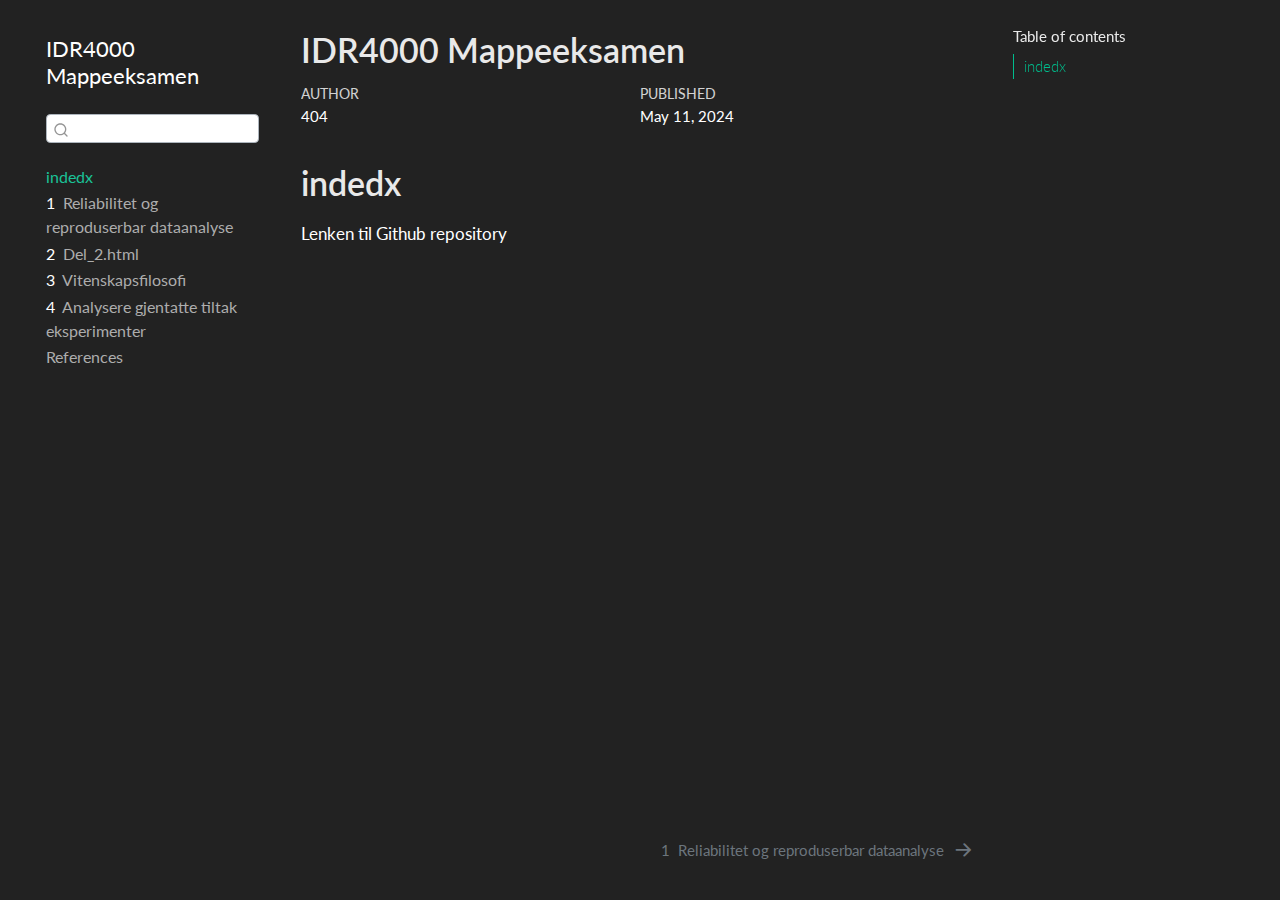
<file: _book/index.html>
<!DOCTYPE html>
<html xmlns="http://www.w3.org/1999/xhtml" lang="en" xml:lang="en"><head>

<meta charset="utf-8">
<meta name="generator" content="quarto-1.3.450">

<meta name="viewport" content="width=device-width, initial-scale=1.0, user-scalable=yes">

<meta name="author" content="404">
<meta name="dcterms.date" content="2024-05-11">

<title>IDR4000 Mappeeksamen</title>
<style>
code{white-space: pre-wrap;}
span.smallcaps{font-variant: small-caps;}
div.columns{display: flex; gap: min(4vw, 1.5em);}
div.column{flex: auto; overflow-x: auto;}
div.hanging-indent{margin-left: 1.5em; text-indent: -1.5em;}
ul.task-list{list-style: none;}
ul.task-list li input[type="checkbox"] {
  width: 0.8em;
  margin: 0 0.8em 0.2em -1em; /* quarto-specific, see https://github.com/quarto-dev/quarto-cli/issues/4556 */ 
  vertical-align: middle;
}
</style>


<script src="site_libs/quarto-nav/quarto-nav.js"></script>
<script src="site_libs/quarto-nav/headroom.min.js"></script>
<script src="site_libs/clipboard/clipboard.min.js"></script>
<script src="site_libs/quarto-search/autocomplete.umd.js"></script>
<script src="site_libs/quarto-search/fuse.min.js"></script>
<script src="site_libs/quarto-search/quarto-search.js"></script>
<meta name="quarto:offset" content="./">
<link href="./Del_1.html" rel="next">
<script src="site_libs/quarto-html/quarto.js"></script>
<script src="site_libs/quarto-html/popper.min.js"></script>
<script src="site_libs/quarto-html/tippy.umd.min.js"></script>
<script src="site_libs/quarto-html/anchor.min.js"></script>
<link href="site_libs/quarto-html/tippy.css" rel="stylesheet">
<link href="site_libs/quarto-html/quarto-syntax-highlighting-dark.css" rel="stylesheet" id="quarto-text-highlighting-styles">
<script src="site_libs/bootstrap/bootstrap.min.js"></script>
<link href="site_libs/bootstrap/bootstrap-icons.css" rel="stylesheet">
<link href="site_libs/bootstrap/bootstrap.min.css" rel="stylesheet" id="quarto-bootstrap" data-mode="dark">
<script id="quarto-search-options" type="application/json">{
  "location": "sidebar",
  "copy-button": false,
  "collapse-after": 3,
  "panel-placement": "start",
  "type": "textbox",
  "limit": 20,
  "language": {
    "search-no-results-text": "No results",
    "search-matching-documents-text": "matching documents",
    "search-copy-link-title": "Copy link to search",
    "search-hide-matches-text": "Hide additional matches",
    "search-more-match-text": "more match in this document",
    "search-more-matches-text": "more matches in this document",
    "search-clear-button-title": "Clear",
    "search-detached-cancel-button-title": "Cancel",
    "search-submit-button-title": "Submit",
    "search-label": "Search"
  }
}</script>


</head>

<body class="nav-sidebar floating">

<div id="quarto-search-results"></div>
  <header id="quarto-header" class="headroom fixed-top">
  <nav class="quarto-secondary-nav">
    <div class="container-fluid d-flex">
      <button type="button" class="quarto-btn-toggle btn" data-bs-toggle="collapse" data-bs-target="#quarto-sidebar,#quarto-sidebar-glass" aria-controls="quarto-sidebar" aria-expanded="false" aria-label="Toggle sidebar navigation" onclick="if (window.quartoToggleHeadroom) { window.quartoToggleHeadroom(); }">
        <i class="bi bi-layout-text-sidebar-reverse"></i>
      </button>
      <nav class="quarto-page-breadcrumbs" aria-label="breadcrumb"><ol class="breadcrumb"><li class="breadcrumb-item"><a href="./index.html">indedx</a></li></ol></nav>
      <a class="flex-grow-1" role="button" data-bs-toggle="collapse" data-bs-target="#quarto-sidebar,#quarto-sidebar-glass" aria-controls="quarto-sidebar" aria-expanded="false" aria-label="Toggle sidebar navigation" onclick="if (window.quartoToggleHeadroom) { window.quartoToggleHeadroom(); }">      
      </a>
      <button type="button" class="btn quarto-search-button" aria-label="" onclick="window.quartoOpenSearch();">
        <i class="bi bi-search"></i>
      </button>
    </div>
  </nav>
</header>
<!-- content -->
<div id="quarto-content" class="quarto-container page-columns page-rows-contents page-layout-article">
<!-- sidebar -->
  <nav id="quarto-sidebar" class="sidebar collapse collapse-horizontal sidebar-navigation floating overflow-auto">
    <div class="pt-lg-2 mt-2 text-left sidebar-header">
    <div class="sidebar-title mb-0 py-0">
      <a href="./">IDR4000 Mappeeksamen</a> 
    </div>
      </div>
        <div class="mt-2 flex-shrink-0 align-items-center">
        <div class="sidebar-search">
        <div id="quarto-search" class="" title="Search"></div>
        </div>
        </div>
    <div class="sidebar-menu-container"> 
    <ul class="list-unstyled mt-1">
        <li class="sidebar-item">
  <div class="sidebar-item-container"> 
  <a href="./index.html" class="sidebar-item-text sidebar-link active">
 <span class="menu-text">indedx</span></a>
  </div>
</li>
        <li class="sidebar-item">
  <div class="sidebar-item-container"> 
  <a href="./Del_1.html" class="sidebar-item-text sidebar-link">
 <span class="menu-text"><span class="chapter-number">1</span>&nbsp; <span class="chapter-title">Reliabilitet og reproduserbar dataanalyse</span></span></a>
  </div>
</li>
        <li class="sidebar-item">
  <div class="sidebar-item-container"> 
  <a href="./Del_2.html" class="sidebar-item-text sidebar-link">
 <span class="menu-text"><span class="chapter-number">2</span>&nbsp; <span class="chapter-title">Del_2.html</span></span></a>
  </div>
</li>
        <li class="sidebar-item">
  <div class="sidebar-item-container"> 
  <a href="./Del_3.html" class="sidebar-item-text sidebar-link">
 <span class="menu-text"><span class="chapter-number">3</span>&nbsp; <span class="chapter-title">Vitenskapsfilosofi</span></span></a>
  </div>
</li>
        <li class="sidebar-item">
  <div class="sidebar-item-container"> 
  <a href="./Del_6.html" class="sidebar-item-text sidebar-link">
 <span class="menu-text"><span class="chapter-number">4</span>&nbsp; <span class="chapter-title">Analysere gjentatte tiltak eksperimenter</span></span></a>
  </div>
</li>
        <li class="sidebar-item">
  <div class="sidebar-item-container"> 
  <a href="./references.html" class="sidebar-item-text sidebar-link">
 <span class="menu-text">References</span></a>
  </div>
</li>
    </ul>
    </div>
</nav>
<div id="quarto-sidebar-glass" data-bs-toggle="collapse" data-bs-target="#quarto-sidebar,#quarto-sidebar-glass"></div>
<!-- margin-sidebar -->
    <div id="quarto-margin-sidebar" class="sidebar margin-sidebar">
        <nav id="TOC" role="doc-toc" class="toc-active">
    <h2 id="toc-title">Table of contents</h2>
   
  <ul>
  <li><a href="#indedx" id="toc-indedx" class="nav-link active" data-scroll-target="#indedx">indedx</a></li>
  </ul>
</nav>
    </div>
<!-- main -->
<main class="content" id="quarto-document-content">

<header id="title-block-header" class="quarto-title-block default">
<div class="quarto-title">
<h1 class="title">IDR4000 Mappeeksamen</h1>
</div>



<div class="quarto-title-meta">

    <div>
    <div class="quarto-title-meta-heading">Author</div>
    <div class="quarto-title-meta-contents">
             <p>404 </p>
          </div>
  </div>
    
    <div>
    <div class="quarto-title-meta-heading">Published</div>
    <div class="quarto-title-meta-contents">
      <p class="date">May 11, 2024</p>
    </div>
  </div>
  
    
  </div>
  

</header>

<section id="indedx" class="level1 unnumbered">
<h1 class="unnumbered">indedx</h1>
<p>Lenken til Github repository</p>


</section>

</main> <!-- /main -->
<script id="quarto-html-after-body" type="application/javascript">
window.document.addEventListener("DOMContentLoaded", function (event) {
  const toggleBodyColorMode = (bsSheetEl) => {
    const mode = bsSheetEl.getAttribute("data-mode");
    const bodyEl = window.document.querySelector("body");
    if (mode === "dark") {
      bodyEl.classList.add("quarto-dark");
      bodyEl.classList.remove("quarto-light");
    } else {
      bodyEl.classList.add("quarto-light");
      bodyEl.classList.remove("quarto-dark");
    }
  }
  const toggleBodyColorPrimary = () => {
    const bsSheetEl = window.document.querySelector("link#quarto-bootstrap");
    if (bsSheetEl) {
      toggleBodyColorMode(bsSheetEl);
    }
  }
  toggleBodyColorPrimary();  
  const icon = "";
  const anchorJS = new window.AnchorJS();
  anchorJS.options = {
    placement: 'right',
    icon: icon
  };
  anchorJS.add('.anchored');
  const isCodeAnnotation = (el) => {
    for (const clz of el.classList) {
      if (clz.startsWith('code-annotation-')) {                     
        return true;
      }
    }
    return false;
  }
  const clipboard = new window.ClipboardJS('.code-copy-button', {
    text: function(trigger) {
      const codeEl = trigger.previousElementSibling.cloneNode(true);
      for (const childEl of codeEl.children) {
        if (isCodeAnnotation(childEl)) {
          childEl.remove();
        }
      }
      return codeEl.innerText;
    }
  });
  clipboard.on('success', function(e) {
    // button target
    const button = e.trigger;
    // don't keep focus
    button.blur();
    // flash "checked"
    button.classList.add('code-copy-button-checked');
    var currentTitle = button.getAttribute("title");
    button.setAttribute("title", "Copied!");
    let tooltip;
    if (window.bootstrap) {
      button.setAttribute("data-bs-toggle", "tooltip");
      button.setAttribute("data-bs-placement", "left");
      button.setAttribute("data-bs-title", "Copied!");
      tooltip = new bootstrap.Tooltip(button, 
        { trigger: "manual", 
          customClass: "code-copy-button-tooltip",
          offset: [0, -8]});
      tooltip.show();    
    }
    setTimeout(function() {
      if (tooltip) {
        tooltip.hide();
        button.removeAttribute("data-bs-title");
        button.removeAttribute("data-bs-toggle");
        button.removeAttribute("data-bs-placement");
      }
      button.setAttribute("title", currentTitle);
      button.classList.remove('code-copy-button-checked');
    }, 1000);
    // clear code selection
    e.clearSelection();
  });
  function tippyHover(el, contentFn) {
    const config = {
      allowHTML: true,
      content: contentFn,
      maxWidth: 500,
      delay: 100,
      arrow: false,
      appendTo: function(el) {
          return el.parentElement;
      },
      interactive: true,
      interactiveBorder: 10,
      theme: 'quarto',
      placement: 'bottom-start'
    };
    window.tippy(el, config); 
  }
  const noterefs = window.document.querySelectorAll('a[role="doc-noteref"]');
  for (var i=0; i<noterefs.length; i++) {
    const ref = noterefs[i];
    tippyHover(ref, function() {
      // use id or data attribute instead here
      let href = ref.getAttribute('data-footnote-href') || ref.getAttribute('href');
      try { href = new URL(href).hash; } catch {}
      const id = href.replace(/^#\/?/, "");
      const note = window.document.getElementById(id);
      return note.innerHTML;
    });
  }
      let selectedAnnoteEl;
      const selectorForAnnotation = ( cell, annotation) => {
        let cellAttr = 'data-code-cell="' + cell + '"';
        let lineAttr = 'data-code-annotation="' +  annotation + '"';
        const selector = 'span[' + cellAttr + '][' + lineAttr + ']';
        return selector;
      }
      const selectCodeLines = (annoteEl) => {
        const doc = window.document;
        const targetCell = annoteEl.getAttribute("data-target-cell");
        const targetAnnotation = annoteEl.getAttribute("data-target-annotation");
        const annoteSpan = window.document.querySelector(selectorForAnnotation(targetCell, targetAnnotation));
        const lines = annoteSpan.getAttribute("data-code-lines").split(",");
        const lineIds = lines.map((line) => {
          return targetCell + "-" + line;
        })
        let top = null;
        let height = null;
        let parent = null;
        if (lineIds.length > 0) {
            //compute the position of the single el (top and bottom and make a div)
            const el = window.document.getElementById(lineIds[0]);
            top = el.offsetTop;
            height = el.offsetHeight;
            parent = el.parentElement.parentElement;
          if (lineIds.length > 1) {
            const lastEl = window.document.getElementById(lineIds[lineIds.length - 1]);
            const bottom = lastEl.offsetTop + lastEl.offsetHeight;
            height = bottom - top;
          }
          if (top !== null && height !== null && parent !== null) {
            // cook up a div (if necessary) and position it 
            let div = window.document.getElementById("code-annotation-line-highlight");
            if (div === null) {
              div = window.document.createElement("div");
              div.setAttribute("id", "code-annotation-line-highlight");
              div.style.position = 'absolute';
              parent.appendChild(div);
            }
            div.style.top = top - 2 + "px";
            div.style.height = height + 4 + "px";
            let gutterDiv = window.document.getElementById("code-annotation-line-highlight-gutter");
            if (gutterDiv === null) {
              gutterDiv = window.document.createElement("div");
              gutterDiv.setAttribute("id", "code-annotation-line-highlight-gutter");
              gutterDiv.style.position = 'absolute';
              const codeCell = window.document.getElementById(targetCell);
              const gutter = codeCell.querySelector('.code-annotation-gutter');
              gutter.appendChild(gutterDiv);
            }
            gutterDiv.style.top = top - 2 + "px";
            gutterDiv.style.height = height + 4 + "px";
          }
          selectedAnnoteEl = annoteEl;
        }
      };
      const unselectCodeLines = () => {
        const elementsIds = ["code-annotation-line-highlight", "code-annotation-line-highlight-gutter"];
        elementsIds.forEach((elId) => {
          const div = window.document.getElementById(elId);
          if (div) {
            div.remove();
          }
        });
        selectedAnnoteEl = undefined;
      };
      // Attach click handler to the DT
      const annoteDls = window.document.querySelectorAll('dt[data-target-cell]');
      for (const annoteDlNode of annoteDls) {
        annoteDlNode.addEventListener('click', (event) => {
          const clickedEl = event.target;
          if (clickedEl !== selectedAnnoteEl) {
            unselectCodeLines();
            const activeEl = window.document.querySelector('dt[data-target-cell].code-annotation-active');
            if (activeEl) {
              activeEl.classList.remove('code-annotation-active');
            }
            selectCodeLines(clickedEl);
            clickedEl.classList.add('code-annotation-active');
          } else {
            // Unselect the line
            unselectCodeLines();
            clickedEl.classList.remove('code-annotation-active');
          }
        });
      }
  const findCites = (el) => {
    const parentEl = el.parentElement;
    if (parentEl) {
      const cites = parentEl.dataset.cites;
      if (cites) {
        return {
          el,
          cites: cites.split(' ')
        };
      } else {
        return findCites(el.parentElement)
      }
    } else {
      return undefined;
    }
  };
  var bibliorefs = window.document.querySelectorAll('a[role="doc-biblioref"]');
  for (var i=0; i<bibliorefs.length; i++) {
    const ref = bibliorefs[i];
    const citeInfo = findCites(ref);
    if (citeInfo) {
      tippyHover(citeInfo.el, function() {
        var popup = window.document.createElement('div');
        citeInfo.cites.forEach(function(cite) {
          var citeDiv = window.document.createElement('div');
          citeDiv.classList.add('hanging-indent');
          citeDiv.classList.add('csl-entry');
          var biblioDiv = window.document.getElementById('ref-' + cite);
          if (biblioDiv) {
            citeDiv.innerHTML = biblioDiv.innerHTML;
          }
          popup.appendChild(citeDiv);
        });
        return popup.innerHTML;
      });
    }
  }
});
</script>
<nav class="page-navigation">
  <div class="nav-page nav-page-previous">
  </div>
  <div class="nav-page nav-page-next">
      <a href="./Del_1.html" class="pagination-link">
        <span class="nav-page-text"><span class="chapter-number">1</span>&nbsp; <span class="chapter-title">Reliabilitet og reproduserbar dataanalyse</span></span> <i class="bi bi-arrow-right-short"></i>
      </a>
  </div>
</nav>
</div> <!-- /content -->



</body></html>
</file>
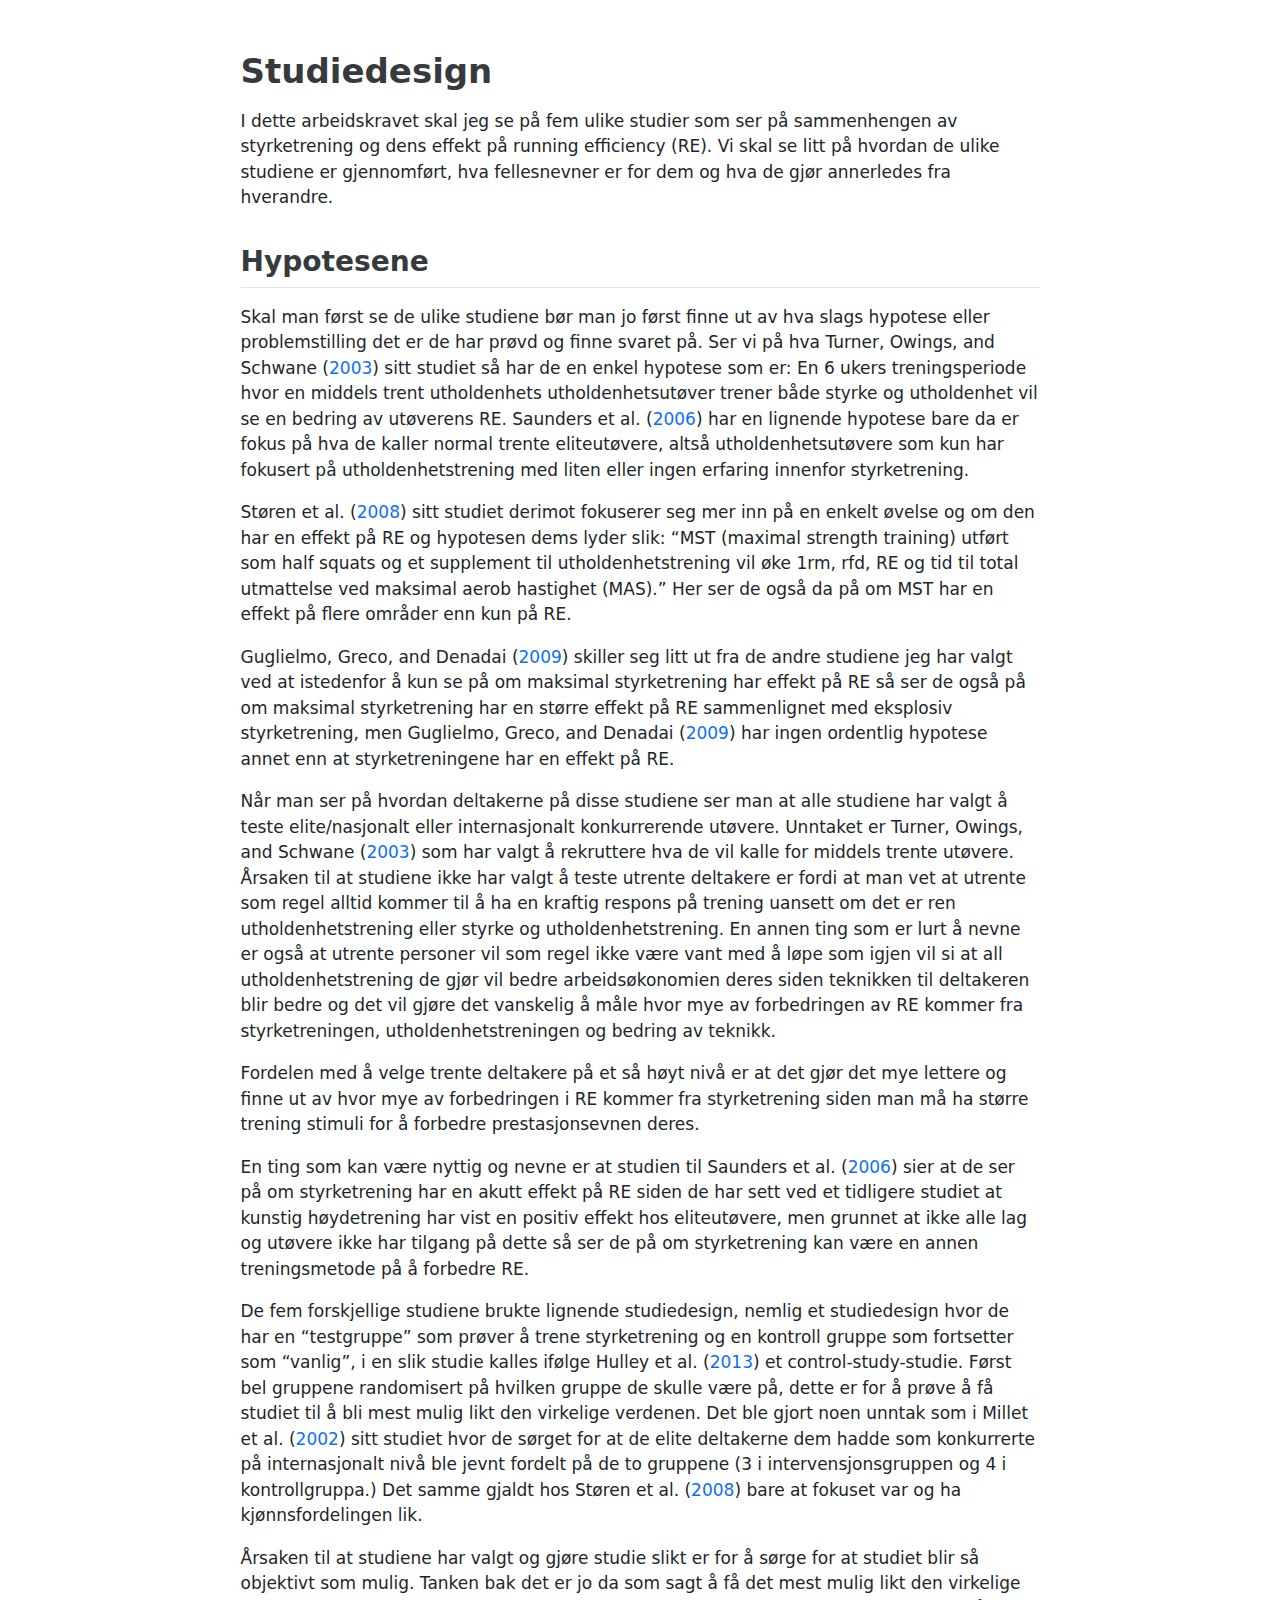
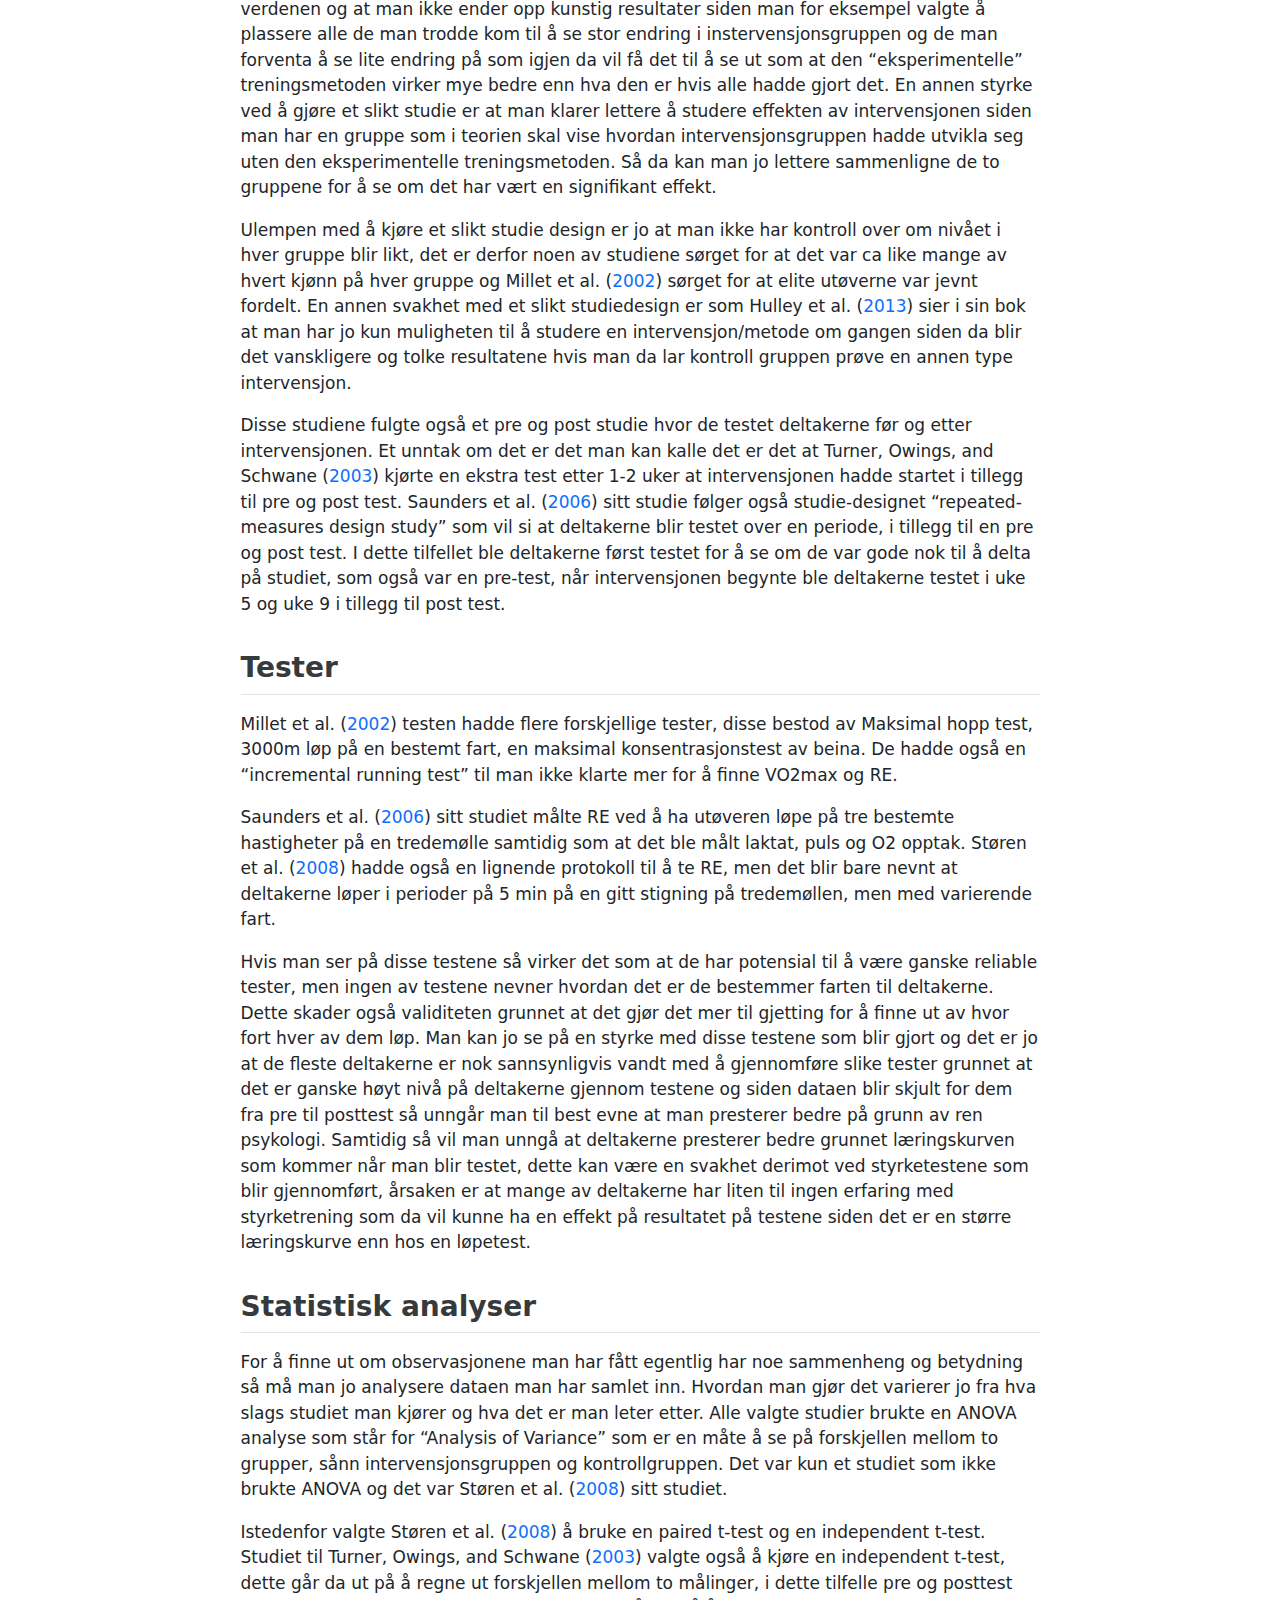
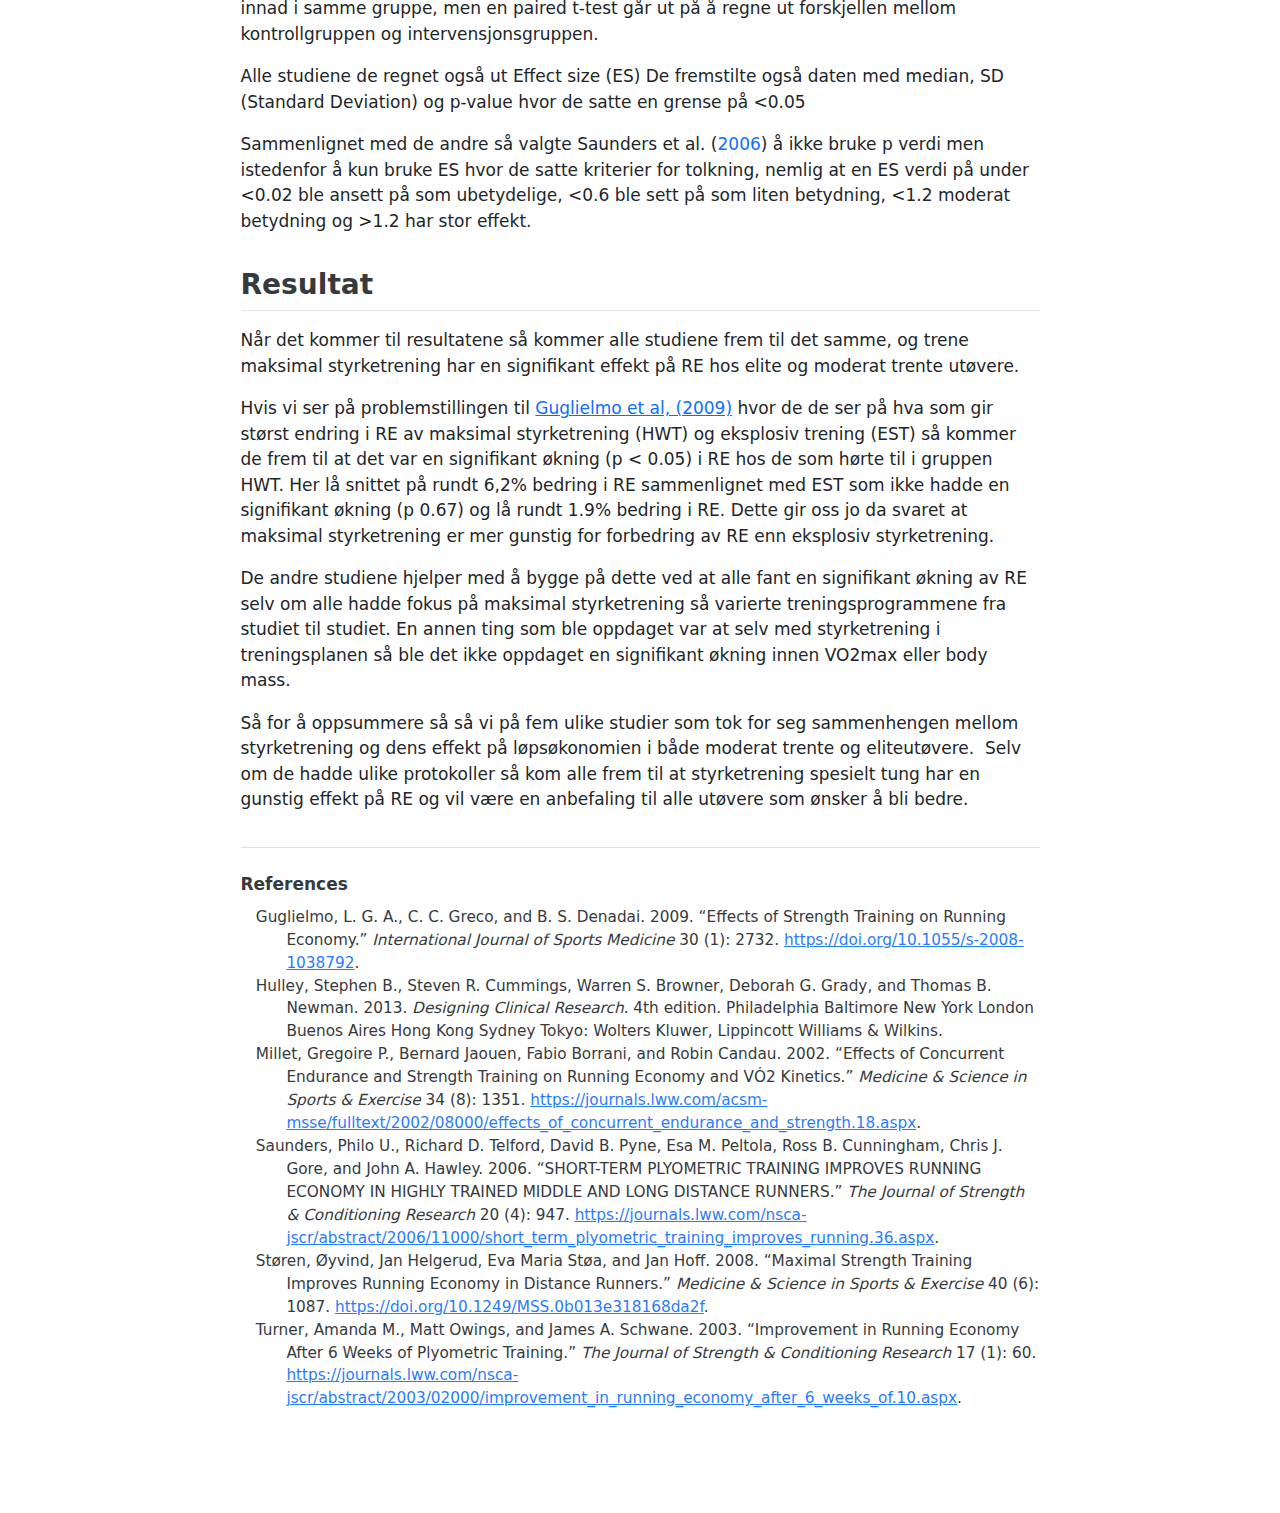
<file: Del 4_Studiedesign.html>
<!DOCTYPE html>
<html xmlns="http://www.w3.org/1999/xhtml" lang="en" xml:lang="en"><head>

<meta charset="utf-8">
<meta name="generator" content="quarto-1.3.433">

<meta name="viewport" content="width=device-width, initial-scale=1.0, user-scalable=yes">


<title>del-4_studiedesign</title>
<style>
code{white-space: pre-wrap;}
span.smallcaps{font-variant: small-caps;}
div.columns{display: flex; gap: min(4vw, 1.5em);}
div.column{flex: auto; overflow-x: auto;}
div.hanging-indent{margin-left: 1.5em; text-indent: -1.5em;}
ul.task-list{list-style: none;}
ul.task-list li input[type="checkbox"] {
  width: 0.8em;
  margin: 0 0.8em 0.2em -1em; /* quarto-specific, see https://github.com/quarto-dev/quarto-cli/issues/4556 */ 
  vertical-align: middle;
}
/* CSS for citations */
div.csl-bib-body { }
div.csl-entry {
  clear: both;
}
.hanging-indent div.csl-entry {
  margin-left:2em;
  text-indent:-2em;
}
div.csl-left-margin {
  min-width:2em;
  float:left;
}
div.csl-right-inline {
  margin-left:2em;
  padding-left:1em;
}
div.csl-indent {
  margin-left: 2em;
}</style>


<script src="Del 4_Studiedesign_files/libs/clipboard/clipboard.min.js"></script>
<script src="Del 4_Studiedesign_files/libs/quarto-html/quarto.js"></script>
<script src="Del 4_Studiedesign_files/libs/quarto-html/popper.min.js"></script>
<script src="Del 4_Studiedesign_files/libs/quarto-html/tippy.umd.min.js"></script>
<script src="Del 4_Studiedesign_files/libs/quarto-html/anchor.min.js"></script>
<link href="Del 4_Studiedesign_files/libs/quarto-html/tippy.css" rel="stylesheet">
<link href="Del 4_Studiedesign_files/libs/quarto-html/quarto-syntax-highlighting.css" rel="stylesheet" id="quarto-text-highlighting-styles">
<script src="Del 4_Studiedesign_files/libs/bootstrap/bootstrap.min.js"></script>
<link href="Del 4_Studiedesign_files/libs/bootstrap/bootstrap-icons.css" rel="stylesheet">
<link href="Del 4_Studiedesign_files/libs/bootstrap/bootstrap.min.css" rel="stylesheet" id="quarto-bootstrap" data-mode="light">


</head>

<body class="fullcontent">

<div id="quarto-content" class="page-columns page-rows-contents page-layout-article">

<main class="content" id="quarto-document-content">



<section id="studiedesign" class="level1">
<h1>Studiedesign</h1>
<p>I dette arbeidskravet skal jeg se på fem ulike studier som ser på sammenhengen av styrketrening og dens effekt på running efficiency (RE). Vi skal se litt på hvordan de ulike studiene er gjennomført, hva fellesnevner er for dem og hva de gjør annerledes fra hverandre.</p>
<section id="hypotesene" class="level2">
<h2 class="anchored" data-anchor-id="hypotesene">Hypotesene</h2>
<p>Skal man først se de ulike studiene bør man jo først finne ut av hva slags hypotese eller problemstilling det er de har prøvd og finne svaret på. Ser vi på hva <span class="citation" data-cites="turner2003">Turner, Owings, and Schwane (<a href="#ref-turner2003" role="doc-biblioref">2003</a>)</span> sitt studiet så har de en enkel hypotese som er: En 6 ukers treningsperiode hvor en middels trent utholdenhets utholdenhetsutøver trener både styrke og utholdenhet vil se en bedring av utøverens RE. <span class="citation" data-cites="saunders2006">Saunders et al. (<a href="#ref-saunders2006" role="doc-biblioref">2006</a>)</span> har en lignende hypotese bare da er fokus på hva de kaller normal trente eliteutøvere, altså utholdenhetsutøvere som kun har fokusert på utholdenhetstrening med liten eller ingen erfaring innenfor styrketrening.</p>
<p><span class="citation" data-cites="støren2008">Støren et al. (<a href="#ref-støren2008" role="doc-biblioref">2008</a>)</span> sitt studiet derimot fokuserer seg mer inn på en enkelt øvelse og om den har en effekt på RE og hypotesen dems lyder slik: “MST (maximal strength training) utført som half squats og et supplement til utholdenhetstrening vil øke 1rm, rfd, RE og tid til total utmattelse ved maksimal aerob hastighet (MAS).” Her ser de også da på om MST har en effekt på flere områder enn kun på RE.</p>
<p><span class="citation" data-cites="guglielmo2009">Guglielmo, Greco, and Denadai (<a href="#ref-guglielmo2009" role="doc-biblioref">2009</a>)</span> skiller seg litt ut fra de andre studiene jeg har valgt ved at istedenfor å kun se på om maksimal styrketrening har effekt på RE så ser de også på om maksimal styrketrening har en større effekt på RE sammenlignet med eksplosiv styrketrening, men <span class="citation" data-cites="guglielmo2009">Guglielmo, Greco, and Denadai (<a href="#ref-guglielmo2009" role="doc-biblioref">2009</a>)</span> har ingen ordentlig hypotese annet enn at styrketreningene har en effekt på RE.</p>
<p>Når man ser på hvordan deltakerne på disse studiene ser man at alle studiene har valgt å teste elite/nasjonalt eller internasjonalt konkurrerende utøvere. Unntaket er <span class="citation" data-cites="turner2003">Turner, Owings, and Schwane (<a href="#ref-turner2003" role="doc-biblioref">2003</a>)</span> som har valgt å rekruttere hva de vil kalle for middels trente utøvere. Årsaken til at studiene ikke har valgt å teste utrente deltakere er fordi at man vet at utrente som regel alltid kommer til å ha en kraftig respons på trening uansett om det er ren utholdenhetstrening eller styrke og utholdenhetstrening. En annen ting som er lurt å nevne er også at utrente personer vil som regel ikke være vant med å løpe som igjen vil si at all utholdenhetstrening de gjør vil bedre arbeidsøkonomien deres siden teknikken til deltakeren blir bedre og det vil gjøre det vanskelig å måle hvor mye av forbedringen av RE kommer fra styrketreningen, utholdenhetstreningen og bedring av teknikk.</p>
<p>Fordelen med å velge trente deltakere på et så høyt nivå er at det gjør det mye lettere og finne ut av hvor mye av forbedringen i RE kommer fra styrketrening siden man må ha større trening stimuli for å forbedre prestasjonsevnen deres.</p>
<p>En ting som kan være nyttig og nevne er at studien til <span class="citation" data-cites="saunders2006">Saunders et al. (<a href="#ref-saunders2006" role="doc-biblioref">2006</a>)</span> sier at de ser på om styrketrening har en akutt effekt på RE siden de har sett ved et tidligere studiet at kunstig høydetrening har vist en positiv effekt hos eliteutøvere, men grunnet at ikke alle lag og utøvere ikke har tilgang på dette så ser de på om styrketrening kan være en annen treningsmetode på å forbedre RE.</p>
<p>De fem forskjellige studiene brukte lignende studiedesign, nemlig et studiedesign hvor de har en “testgruppe” som prøver å trene styrketrening og en kontroll gruppe som fortsetter som “vanlig”, i en slik studie kalles ifølge <span class="citation" data-cites="hulley2013">Hulley et al. (<a href="#ref-hulley2013" role="doc-biblioref">2013</a>)</span> et control-study-studie. Først bel gruppene randomisert på hvilken gruppe de skulle være på, dette er for å prøve å få studiet til å bli mest mulig likt den virkelige verdenen. Det ble gjort noen unntak som i <span class="citation" data-cites="millet2002">Millet et al. (<a href="#ref-millet2002" role="doc-biblioref">2002</a>)</span> sitt studiet hvor de sørget for at de elite deltakerne dem hadde som konkurrerte på internasjonalt nivå ble jevnt fordelt på de to gruppene (3 i intervensjonsgruppen og 4 i kontrollgruppa.) Det samme gjaldt hos <span class="citation" data-cites="støren2008">Støren et al. (<a href="#ref-støren2008" role="doc-biblioref">2008</a>)</span> bare at fokuset var og ha kjønnsfordelingen lik.</p>
<p>Årsaken til at studiene har valgt og gjøre studie slikt er for å sørge for at studiet blir så objektivt som mulig. Tanken bak det er jo da som sagt å få det mest mulig likt den virkelige verdenen og at man ikke ender opp kunstig resultater siden man for eksempel valgte å plassere alle de man trodde kom til å se stor endring i instervensjonsgruppen og de man forventa å se lite endring på som igjen da vil få det til å se ut som at den “eksperimentelle” treningsmetoden virker mye bedre enn hva den er hvis alle hadde gjort det. En annen styrke ved å gjøre et slikt studie er at man klarer lettere å studere effekten av intervensjonen siden man har en gruppe som i teorien skal vise hvordan intervensjonsgruppen hadde utvikla seg uten den eksperimentelle treningsmetoden. Så da kan man jo lettere sammenligne de to gruppene for å se om det har vært en signifikant effekt.</p>
<p>Ulempen med å kjøre et slikt studie design er jo at man ikke har kontroll over om nivået i hver gruppe blir likt, det er derfor noen av studiene sørget for at det var ca like mange av hvert kjønn på hver gruppe og <span class="citation" data-cites="millet2002">Millet et al. (<a href="#ref-millet2002" role="doc-biblioref">2002</a>)</span> sørget for at elite utøverne var jevnt fordelt. En annen svakhet med et slikt studiedesign er som <span class="citation" data-cites="hulley2013">Hulley et al. (<a href="#ref-hulley2013" role="doc-biblioref">2013</a>)</span> sier i sin bok at man har jo kun muligheten til å studere en intervensjon/metode om gangen siden da blir det vanskligere og tolke resultatene hvis man da lar kontroll gruppen prøve en annen type intervensjon.</p>
<p>Disse studiene fulgte også et pre og post studie hvor de testet deltakerne før og etter intervensjonen. Et unntak om det er det man kan kalle det er det at <span class="citation" data-cites="turner2003">Turner, Owings, and Schwane (<a href="#ref-turner2003" role="doc-biblioref">2003</a>)</span> kjørte en ekstra test etter 1-2 uker at intervensjonen hadde startet i tillegg til pre og post test.&nbsp;<span class="citation" data-cites="saunders2006">Saunders et al. (<a href="#ref-saunders2006" role="doc-biblioref">2006</a>)</span> sitt studie følger også studie-designet “repeated-measures design study” som vil si at deltakerne blir testet over en periode, i tillegg til en pre og post test. I dette tilfellet ble deltakerne først testet for å se om de var gode nok til å delta på studiet, som også var en pre-test, når intervensjonen begynte ble deltakerne testet i uke 5 og uke 9 i tillegg til post test.</p>
</section>
<section id="tester" class="level2">
<h2 class="anchored" data-anchor-id="tester">Tester</h2>
<p><span class="citation" data-cites="millet2002">Millet et al. (<a href="#ref-millet2002" role="doc-biblioref">2002</a>)</span> testen hadde flere forskjellige tester, disse bestod av Maksimal hopp test, 3000m løp på en bestemt fart, en maksimal konsentrasjonstest av beina. De hadde også en “incremental running test” til man ikke klarte mer for å finne VO2max og RE.&nbsp;</p>
<p><span class="citation" data-cites="saunders2006">Saunders et al. (<a href="#ref-saunders2006" role="doc-biblioref">2006</a>)</span> sitt studiet målte RE ved å ha utøveren løpe på tre bestemte hastigheter på en tredemølle samtidig som at det ble målt laktat, puls og O2 opptak. <span class="citation" data-cites="støren2008">Støren et al. (<a href="#ref-støren2008" role="doc-biblioref">2008</a>)</span> hadde også en lignende protokoll til å te RE, men det blir bare nevnt at deltakerne løper i perioder på 5 min på en gitt stigning på tredemøllen, men med varierende fart.&nbsp;</p>
<p>Hvis man ser på disse testene så virker det som at de har potensial til å være ganske reliable tester, men ingen av testene nevner hvordan det er de bestemmer farten til deltakerne. Dette skader også validiteten grunnet at det gjør det mer til gjetting for å finne ut av hvor fort hver av dem løp. Man kan jo se på en styrke med disse testene som blir gjort og det er jo at de fleste deltakerne er nok sannsynligvis vandt med å gjennomføre slike tester grunnet at det er ganske høyt nivå på deltakerne gjennom testene og siden dataen blir skjult for dem fra pre til posttest så unngår man til best evne at man presterer bedre på grunn av ren psykologi. Samtidig så vil man unngå at deltakerne presterer bedre grunnet læringskurven som kommer når man blir testet, dette kan være en svakhet derimot ved styrketestene som blir gjennomført, årsaken er at mange av deltakerne har liten til ingen erfaring med styrketrening som da vil kunne ha en effekt på resultatet på testene siden det er en større læringskurve enn hos en løpetest.&nbsp;</p>
</section>
<section id="statistisk-analyser" class="level2">
<h2 class="anchored" data-anchor-id="statistisk-analyser">Statistisk analyser</h2>
<p>For å finne ut om observasjonene man har fått egentlig har noe sammenheng og betydning så må man jo analysere dataen man har samlet inn. Hvordan man gjør det varierer jo fra hva slags studiet man kjører og hva det er man leter etter. Alle valgte studier brukte en ANOVA analyse som står for “Analysis of Variance” som er en måte å se på forskjellen mellom to grupper, sånn intervensjonsgruppen og kontrollgruppen. Det var kun et studiet som ikke brukte ANOVA og det var&nbsp;<span class="citation" data-cites="støren2008">Støren et al. (<a href="#ref-støren2008" role="doc-biblioref">2008</a>)</span> sitt studiet.</p>
<p>Istedenfor valgte <span class="citation" data-cites="støren2008">Støren et al. (<a href="#ref-støren2008" role="doc-biblioref">2008</a>)</span> å bruke en paired t-test og en independent t-test. Studiet til <span class="citation" data-cites="turner2003">Turner, Owings, and Schwane (<a href="#ref-turner2003" role="doc-biblioref">2003</a>)</span> valgte også å kjøre en independent t-test, dette går da ut på å regne ut forskjellen mellom to målinger, i dette tilfelle pre og posttest innad i samme gruppe, men en paired t-test går ut på å regne ut forskjellen mellom kontrollgruppen og intervensjonsgruppen.&nbsp;</p>
<p>Alle studiene de regnet også ut Effect size (ES) De fremstilte også daten med median, SD (Standard Deviation) og p-value hvor de satte en grense på &lt;0.05</p>
<p>Sammenlignet med de andre så valgte <span class="citation" data-cites="saunders2006">Saunders et al. (<a href="#ref-saunders2006" role="doc-biblioref">2006</a>)</span> å ikke bruke p verdi men istedenfor å kun bruke ES hvor de satte kriterier for tolkning, nemlig at en ES verdi på under &lt;0.02 ble ansett på som ubetydelige, &lt;0.6 ble sett på som liten betydning, &lt;1.2 moderat betydning og &gt;1.2 har stor effekt.</p>
</section>
<section id="resultat" class="level2">
<h2 class="anchored" data-anchor-id="resultat">Resultat</h2>
<p>Når det kommer til resultatene så kommer alle studiene frem til det samme, og trene maksimal styrketrening har en signifikant effekt på RE hos elite og moderat trente utøvere.&nbsp;</p>
<p>Hvis vi ser på problemstillingen til <a href="https://www.zotero.org/google-docs/?EYy3RW">Guglielmo et al, (2009)</a> hvor de de ser på hva som gir størst endring i RE av maksimal styrketrening (HWT) og eksplosiv trening (EST) så kommer de frem til at det var en signifikant økning (p &lt; 0.05) i RE hos de som hørte til i gruppen HWT. Her lå snittet på rundt 6,2% bedring i RE sammenlignet med EST som ikke hadde en signifikant økning (p 0.67) og lå rundt 1.9% bedring i RE. Dette gir oss jo da svaret at maksimal styrketrening er mer gunstig for forbedring av RE enn eksplosiv styrketrening.</p>
<p>De andre studiene hjelper med å bygge på dette ved at alle fant en signifikant økning av RE selv om alle hadde fokus på maksimal styrketrening så varierte treningsprogrammene fra studiet til studiet. En annen ting som ble oppdaget var at selv med styrketrening i treningsplanen så ble det ikke oppdaget en signifikant økning innen VO2max eller body mass.&nbsp;</p>
<p>Så for å oppsummere så så vi på fem ulike studier som tok for seg sammenhengen mellom styrketrening og dens effekt på løpsøkonomien i både moderat trente og eliteutøvere.&nbsp; Selv om de hadde ulike protokoller så kom alle frem til at styrketrening spesielt tung har en gunstig effekt på RE og vil være en anbefaling til alle utøvere som ønsker å bli bedre.</p>

</section>
</section>

<div id="quarto-appendix" class="default"><section class="quarto-appendix-contents" role="doc-bibliography"><h2 class="anchored quarto-appendix-heading">References</h2><div id="refs" class="references csl-bib-body hanging-indent" role="list">
<div id="ref-guglielmo2009" class="csl-entry" role="listitem">
Guglielmo, L. G. A., C. C. Greco, and B. S. Denadai. 2009. <span>“Effects of Strength Training on Running Economy.”</span> <em>International Journal of Sports Medicine</em> 30 (1): 2732. <a href="https://doi.org/10.1055/s-2008-1038792">https://doi.org/10.1055/s-2008-1038792</a>.
</div>
<div id="ref-hulley2013" class="csl-entry" role="listitem">
Hulley, Stephen B., Steven R. Cummings, Warren S. Browner, Deborah G. Grady, and Thomas B. Newman. 2013. <em>Designing Clinical Research</em>. 4th edition. Philadelphia Baltimore New York London Buenos Aires Hong Kong Sydney Tokyo: Wolters Kluwer, Lippincott Williams &amp; Wilkins.
</div>
<div id="ref-millet2002" class="csl-entry" role="listitem">
Millet, Gregoire P., Bernard Jaouen, Fabio Borrani, and Robin Candau. 2002. <span>“Effects of Concurrent Endurance and Strength Training on Running Economy and VȮ2 Kinetics.”</span> <em>Medicine &amp; Science in Sports &amp; Exercise</em> 34 (8): 1351. <a href="https://journals.lww.com/acsm-msse/fulltext/2002/08000/effects_of_concurrent_endurance_and_strength.18.aspx">https://journals.lww.com/acsm-msse/fulltext/2002/08000/effects_of_concurrent_endurance_and_strength.18.aspx</a>.
</div>
<div id="ref-saunders2006" class="csl-entry" role="listitem">
Saunders, Philo U., Richard D. Telford, David B. Pyne, Esa M. Peltola, Ross B. Cunningham, Chris J. Gore, and John A. Hawley. 2006. <span>“SHORT-TERM PLYOMETRIC TRAINING IMPROVES RUNNING ECONOMY IN HIGHLY TRAINED MIDDLE AND LONG DISTANCE RUNNERS.”</span> <em>The Journal of Strength &amp; Conditioning Research</em> 20 (4): 947. <a href="https://journals.lww.com/nsca-jscr/abstract/2006/11000/short_term_plyometric_training_improves_running.36.aspx">https://journals.lww.com/nsca-jscr/abstract/2006/11000/short_term_plyometric_training_improves_running.36.aspx</a>.
</div>
<div id="ref-støren2008" class="csl-entry" role="listitem">
Støren, Øyvind, Jan Helgerud, Eva Maria Støa, and Jan Hoff. 2008. <span>“Maximal Strength Training Improves Running Economy in Distance Runners.”</span> <em>Medicine &amp; Science in Sports &amp; Exercise</em> 40 (6): 1087. <a href="https://doi.org/10.1249/MSS.0b013e318168da2f">https://doi.org/10.1249/MSS.0b013e318168da2f</a>.
</div>
<div id="ref-turner2003" class="csl-entry" role="listitem">
Turner, Amanda M., Matt Owings, and James A. Schwane. 2003. <span>“Improvement in Running Economy After 6 Weeks of Plyometric Training.”</span> <em>The Journal of Strength &amp; Conditioning Research</em> 17 (1): 60. <a href="https://journals.lww.com/nsca-jscr/abstract/2003/02000/improvement_in_running_economy_after_6_weeks_of.10.aspx">https://journals.lww.com/nsca-jscr/abstract/2003/02000/improvement_in_running_economy_after_6_weeks_of.10.aspx</a>.
</div>
</div></section></div></main>
<!-- /main column -->
<script id="quarto-html-after-body" type="application/javascript">
window.document.addEventListener("DOMContentLoaded", function (event) {
  const toggleBodyColorMode = (bsSheetEl) => {
    const mode = bsSheetEl.getAttribute("data-mode");
    const bodyEl = window.document.querySelector("body");
    if (mode === "dark") {
      bodyEl.classList.add("quarto-dark");
      bodyEl.classList.remove("quarto-light");
    } else {
      bodyEl.classList.add("quarto-light");
      bodyEl.classList.remove("quarto-dark");
    }
  }
  const toggleBodyColorPrimary = () => {
    const bsSheetEl = window.document.querySelector("link#quarto-bootstrap");
    if (bsSheetEl) {
      toggleBodyColorMode(bsSheetEl);
    }
  }
  toggleBodyColorPrimary();  
  const icon = "";
  const anchorJS = new window.AnchorJS();
  anchorJS.options = {
    placement: 'right',
    icon: icon
  };
  anchorJS.add('.anchored');
  const isCodeAnnotation = (el) => {
    for (const clz of el.classList) {
      if (clz.startsWith('code-annotation-')) {                     
        return true;
      }
    }
    return false;
  }
  const clipboard = new window.ClipboardJS('.code-copy-button', {
    text: function(trigger) {
      const codeEl = trigger.previousElementSibling.cloneNode(true);
      for (const childEl of codeEl.children) {
        if (isCodeAnnotation(childEl)) {
          childEl.remove();
        }
      }
      return codeEl.innerText;
    }
  });
  clipboard.on('success', function(e) {
    // button target
    const button = e.trigger;
    // don't keep focus
    button.blur();
    // flash "checked"
    button.classList.add('code-copy-button-checked');
    var currentTitle = button.getAttribute("title");
    button.setAttribute("title", "Copied!");
    let tooltip;
    if (window.bootstrap) {
      button.setAttribute("data-bs-toggle", "tooltip");
      button.setAttribute("data-bs-placement", "left");
      button.setAttribute("data-bs-title", "Copied!");
      tooltip = new bootstrap.Tooltip(button, 
        { trigger: "manual", 
          customClass: "code-copy-button-tooltip",
          offset: [0, -8]});
      tooltip.show();    
    }
    setTimeout(function() {
      if (tooltip) {
        tooltip.hide();
        button.removeAttribute("data-bs-title");
        button.removeAttribute("data-bs-toggle");
        button.removeAttribute("data-bs-placement");
      }
      button.setAttribute("title", currentTitle);
      button.classList.remove('code-copy-button-checked');
    }, 1000);
    // clear code selection
    e.clearSelection();
  });
  function tippyHover(el, contentFn) {
    const config = {
      allowHTML: true,
      content: contentFn,
      maxWidth: 500,
      delay: 100,
      arrow: false,
      appendTo: function(el) {
          return el.parentElement;
      },
      interactive: true,
      interactiveBorder: 10,
      theme: 'quarto',
      placement: 'bottom-start'
    };
    window.tippy(el, config); 
  }
  const noterefs = window.document.querySelectorAll('a[role="doc-noteref"]');
  for (var i=0; i<noterefs.length; i++) {
    const ref = noterefs[i];
    tippyHover(ref, function() {
      // use id or data attribute instead here
      let href = ref.getAttribute('data-footnote-href') || ref.getAttribute('href');
      try { href = new URL(href).hash; } catch {}
      const id = href.replace(/^#\/?/, "");
      const note = window.document.getElementById(id);
      return note.innerHTML;
    });
  }
      let selectedAnnoteEl;
      const selectorForAnnotation = ( cell, annotation) => {
        let cellAttr = 'data-code-cell="' + cell + '"';
        let lineAttr = 'data-code-annotation="' +  annotation + '"';
        const selector = 'span[' + cellAttr + '][' + lineAttr + ']';
        return selector;
      }
      const selectCodeLines = (annoteEl) => {
        const doc = window.document;
        const targetCell = annoteEl.getAttribute("data-target-cell");
        const targetAnnotation = annoteEl.getAttribute("data-target-annotation");
        const annoteSpan = window.document.querySelector(selectorForAnnotation(targetCell, targetAnnotation));
        const lines = annoteSpan.getAttribute("data-code-lines").split(",");
        const lineIds = lines.map((line) => {
          return targetCell + "-" + line;
        })
        let top = null;
        let height = null;
        let parent = null;
        if (lineIds.length > 0) {
            //compute the position of the single el (top and bottom and make a div)
            const el = window.document.getElementById(lineIds[0]);
            top = el.offsetTop;
            height = el.offsetHeight;
            parent = el.parentElement.parentElement;
          if (lineIds.length > 1) {
            const lastEl = window.document.getElementById(lineIds[lineIds.length - 1]);
            const bottom = lastEl.offsetTop + lastEl.offsetHeight;
            height = bottom - top;
          }
          if (top !== null && height !== null && parent !== null) {
            // cook up a div (if necessary) and position it 
            let div = window.document.getElementById("code-annotation-line-highlight");
            if (div === null) {
              div = window.document.createElement("div");
              div.setAttribute("id", "code-annotation-line-highlight");
              div.style.position = 'absolute';
              parent.appendChild(div);
            }
            div.style.top = top - 2 + "px";
            div.style.height = height + 4 + "px";
            let gutterDiv = window.document.getElementById("code-annotation-line-highlight-gutter");
            if (gutterDiv === null) {
              gutterDiv = window.document.createElement("div");
              gutterDiv.setAttribute("id", "code-annotation-line-highlight-gutter");
              gutterDiv.style.position = 'absolute';
              const codeCell = window.document.getElementById(targetCell);
              const gutter = codeCell.querySelector('.code-annotation-gutter');
              gutter.appendChild(gutterDiv);
            }
            gutterDiv.style.top = top - 2 + "px";
            gutterDiv.style.height = height + 4 + "px";
          }
          selectedAnnoteEl = annoteEl;
        }
      };
      const unselectCodeLines = () => {
        const elementsIds = ["code-annotation-line-highlight", "code-annotation-line-highlight-gutter"];
        elementsIds.forEach((elId) => {
          const div = window.document.getElementById(elId);
          if (div) {
            div.remove();
          }
        });
        selectedAnnoteEl = undefined;
      };
      // Attach click handler to the DT
      const annoteDls = window.document.querySelectorAll('dt[data-target-cell]');
      for (const annoteDlNode of annoteDls) {
        annoteDlNode.addEventListener('click', (event) => {
          const clickedEl = event.target;
          if (clickedEl !== selectedAnnoteEl) {
            unselectCodeLines();
            const activeEl = window.document.querySelector('dt[data-target-cell].code-annotation-active');
            if (activeEl) {
              activeEl.classList.remove('code-annotation-active');
            }
            selectCodeLines(clickedEl);
            clickedEl.classList.add('code-annotation-active');
          } else {
            // Unselect the line
            unselectCodeLines();
            clickedEl.classList.remove('code-annotation-active');
          }
        });
      }
  const findCites = (el) => {
    const parentEl = el.parentElement;
    if (parentEl) {
      const cites = parentEl.dataset.cites;
      if (cites) {
        return {
          el,
          cites: cites.split(' ')
        };
      } else {
        return findCites(el.parentElement)
      }
    } else {
      return undefined;
    }
  };
  var bibliorefs = window.document.querySelectorAll('a[role="doc-biblioref"]');
  for (var i=0; i<bibliorefs.length; i++) {
    const ref = bibliorefs[i];
    const citeInfo = findCites(ref);
    if (citeInfo) {
      tippyHover(citeInfo.el, function() {
        var popup = window.document.createElement('div');
        citeInfo.cites.forEach(function(cite) {
          var citeDiv = window.document.createElement('div');
          citeDiv.classList.add('hanging-indent');
          citeDiv.classList.add('csl-entry');
          var biblioDiv = window.document.getElementById('ref-' + cite);
          if (biblioDiv) {
            citeDiv.innerHTML = biblioDiv.innerHTML;
          }
          popup.appendChild(citeDiv);
        });
        return popup.innerHTML;
      });
    }
  }
});
</script>
</div> <!-- /content -->



</body></html>
</file>
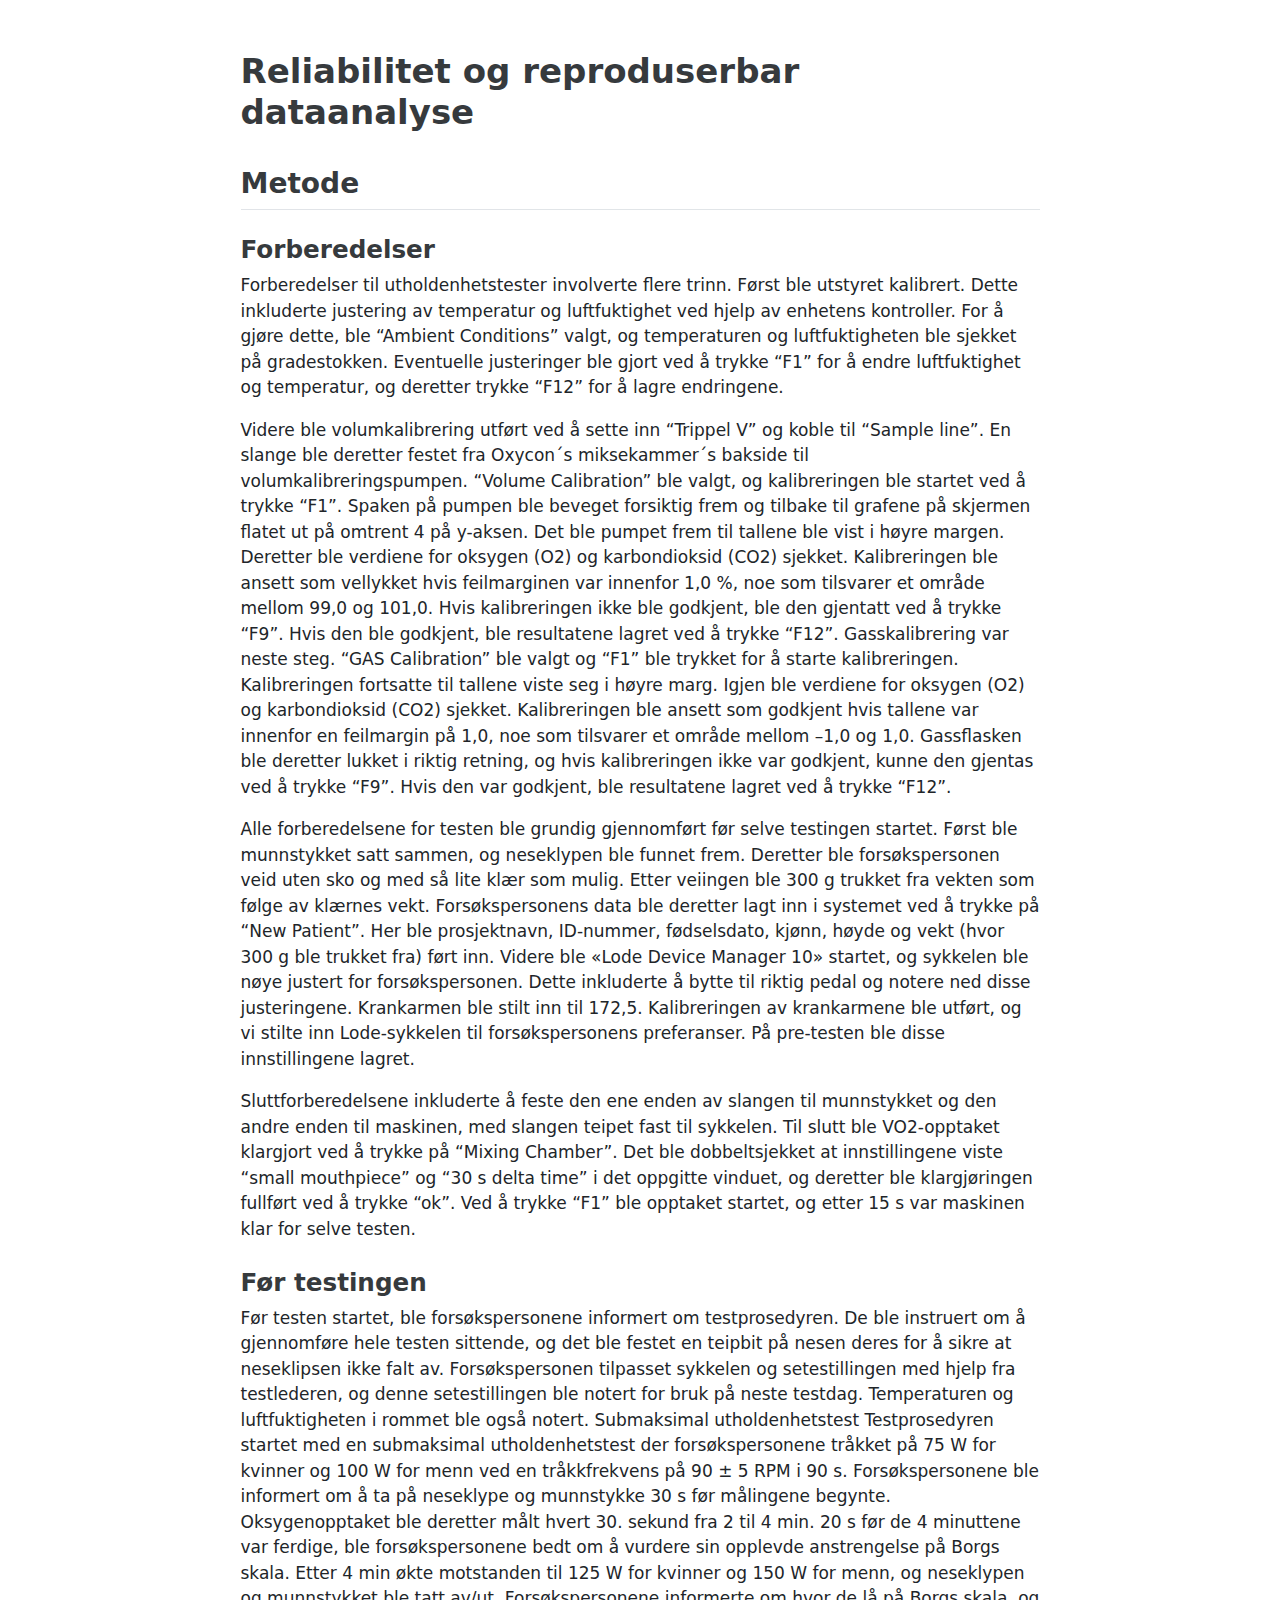
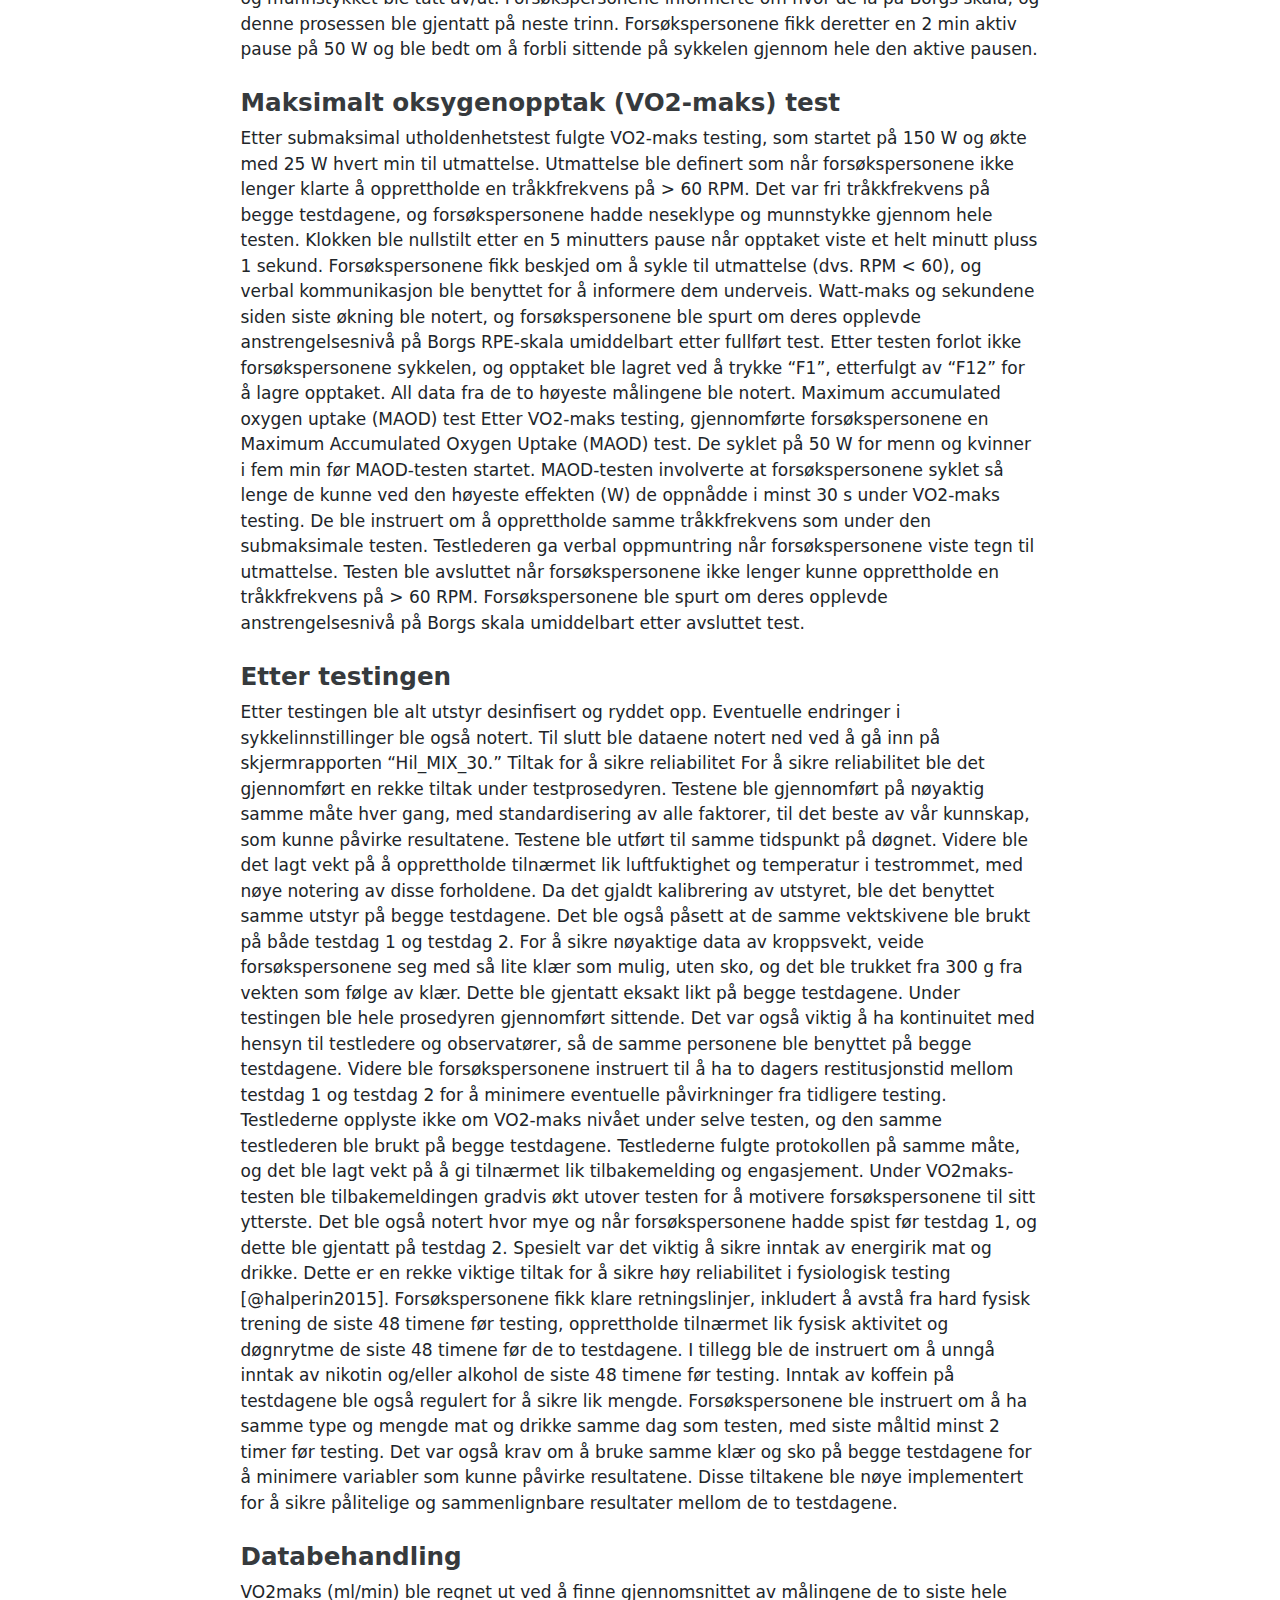
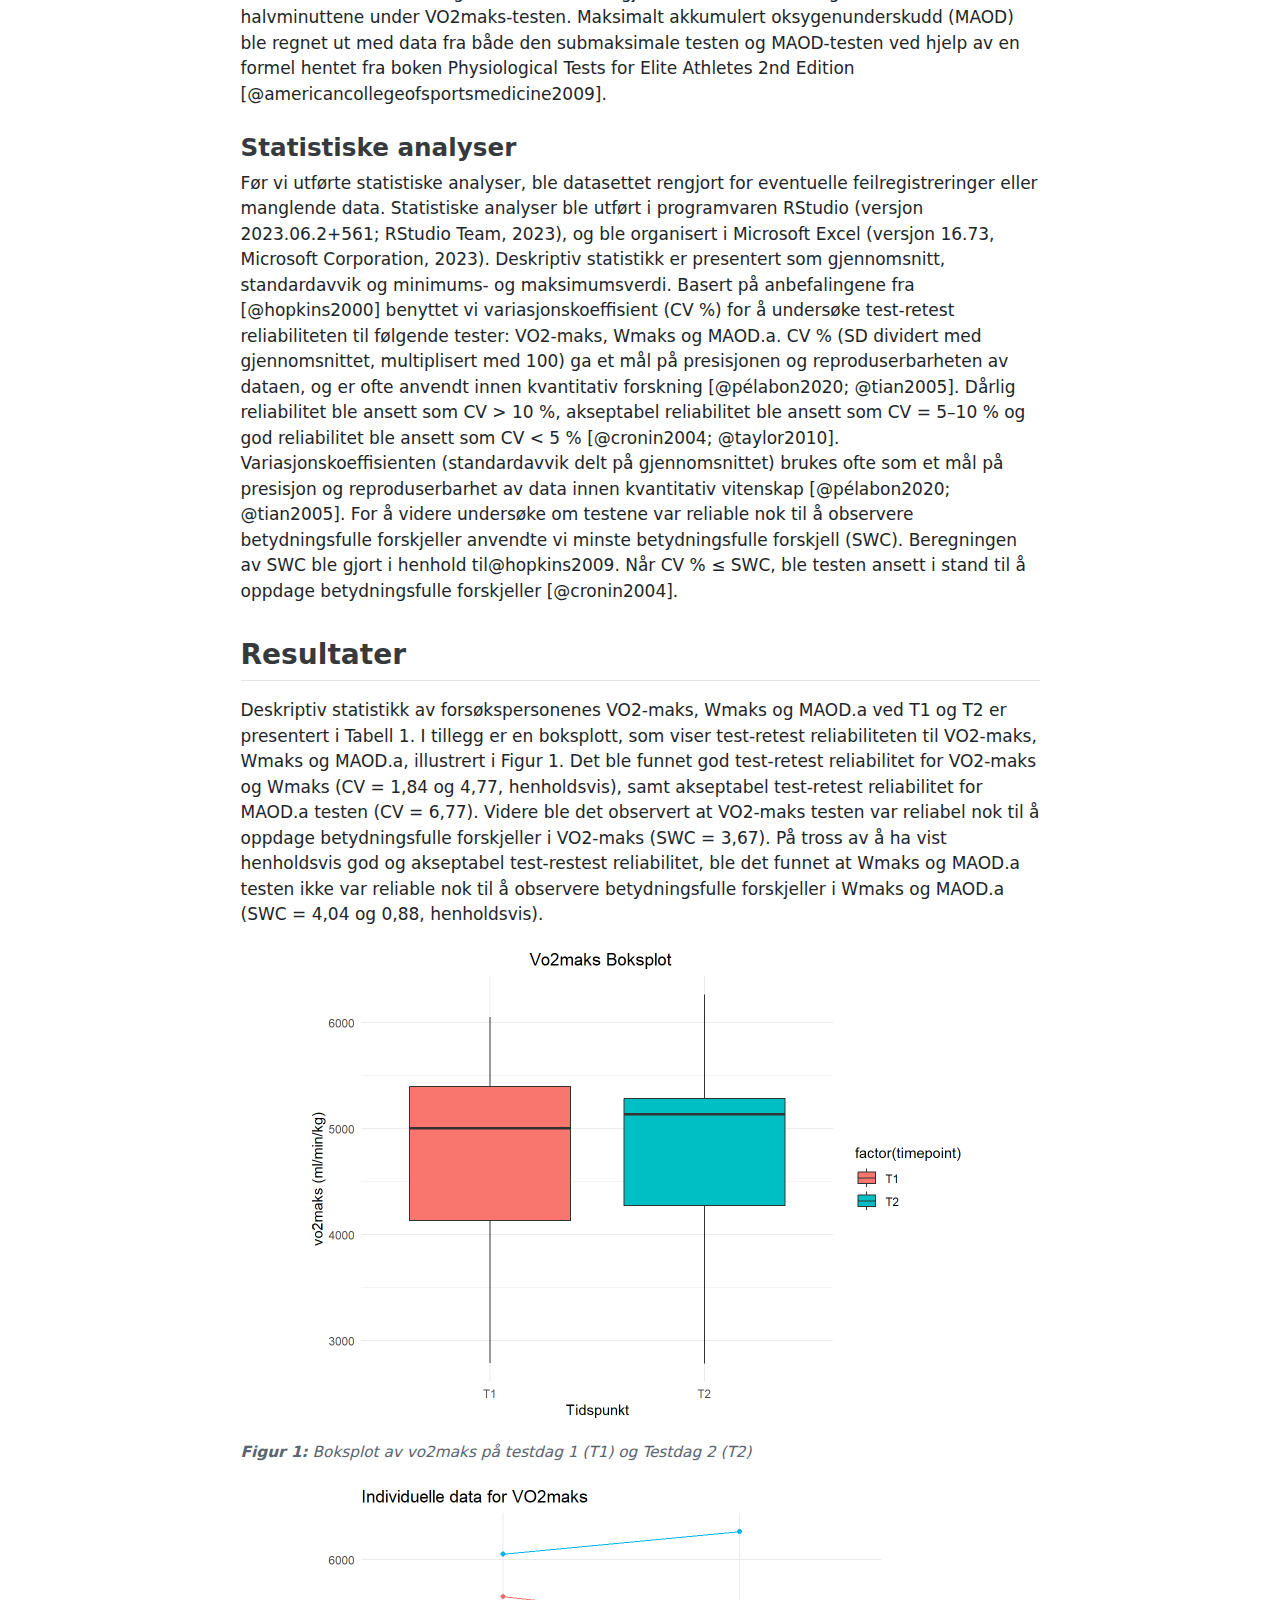
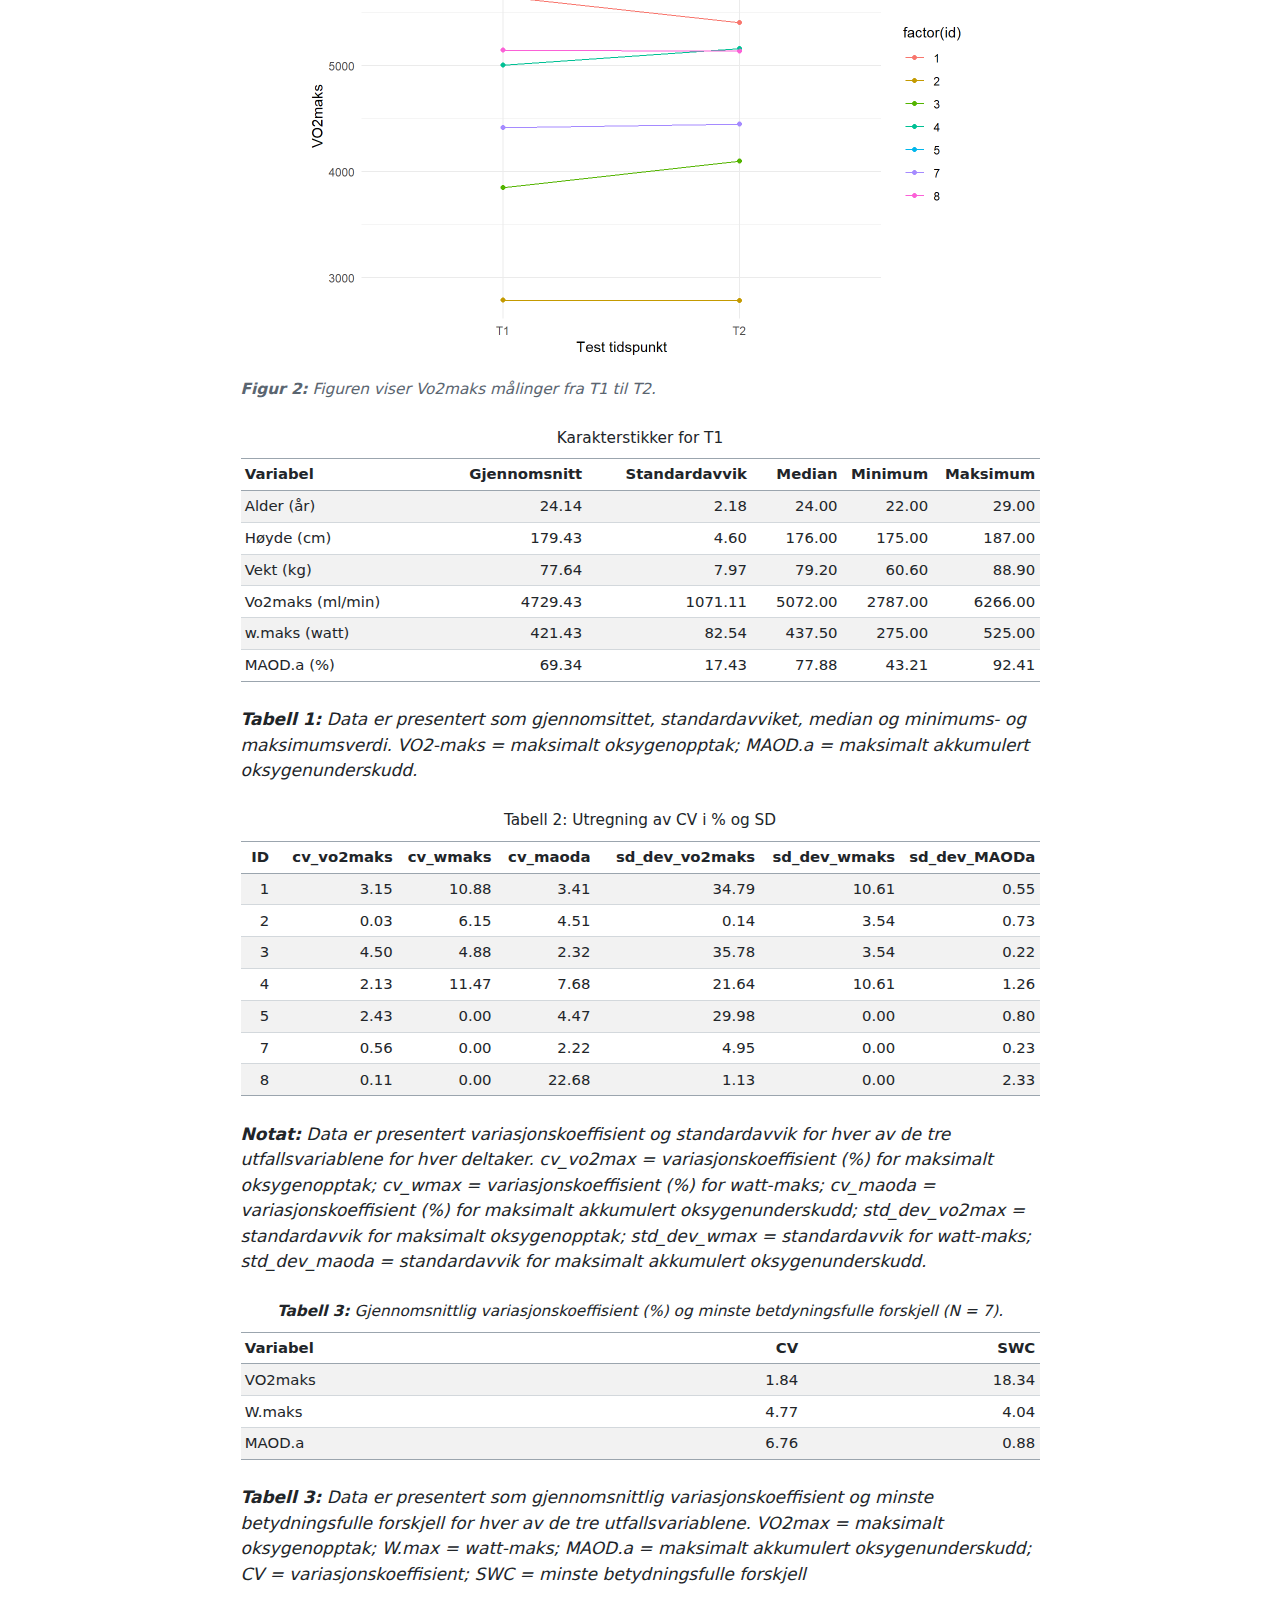
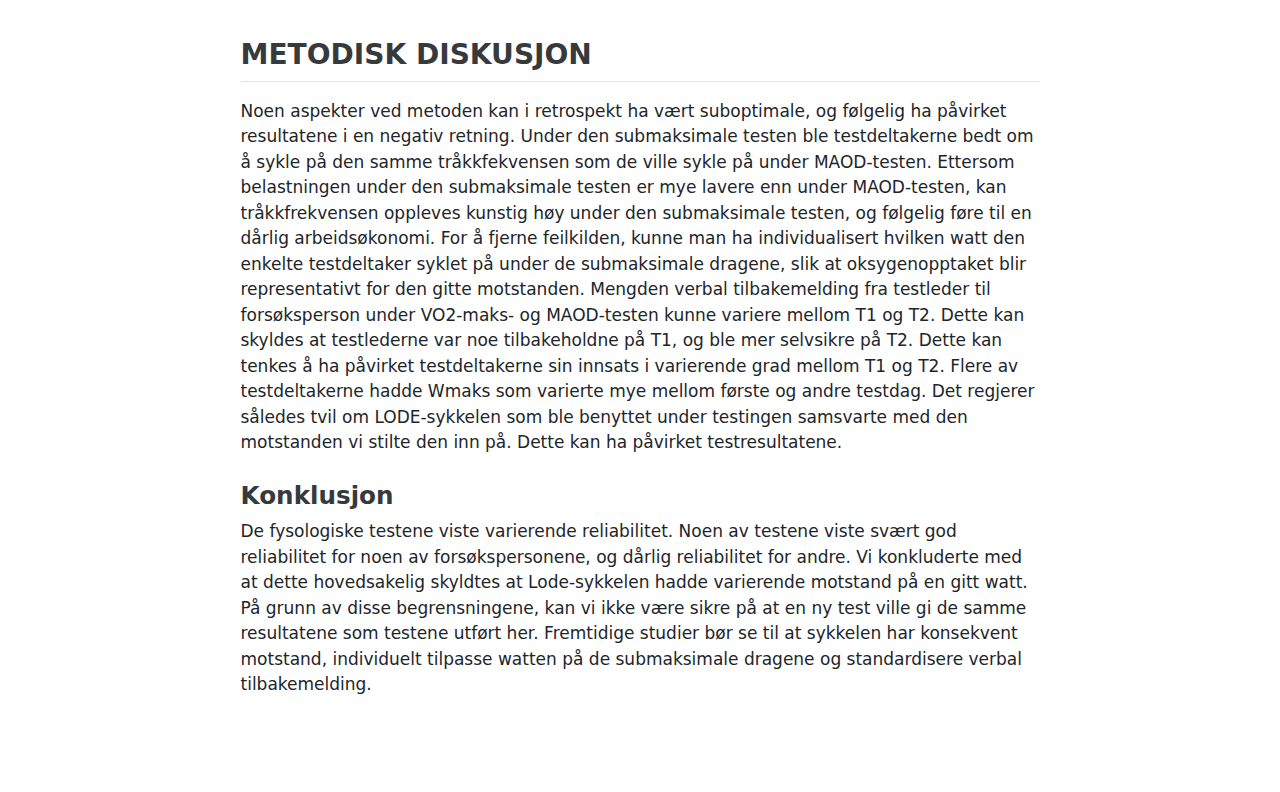
<file: Del_1.html>
<!DOCTYPE html>
<html xmlns="http://www.w3.org/1999/xhtml" lang="en" xml:lang="en"><head>

<meta charset="utf-8">
<meta name="generator" content="quarto-1.3.450">

<meta name="viewport" content="width=device-width, initial-scale=1.0, user-scalable=yes">


<title>del_1</title>
<style>
code{white-space: pre-wrap;}
span.smallcaps{font-variant: small-caps;}
div.columns{display: flex; gap: min(4vw, 1.5em);}
div.column{flex: auto; overflow-x: auto;}
div.hanging-indent{margin-left: 1.5em; text-indent: -1.5em;}
ul.task-list{list-style: none;}
ul.task-list li input[type="checkbox"] {
  width: 0.8em;
  margin: 0 0.8em 0.2em -1em; /* quarto-specific, see https://github.com/quarto-dev/quarto-cli/issues/4556 */ 
  vertical-align: middle;
}
</style>


<script src="Del_1_files/libs/clipboard/clipboard.min.js"></script>
<script src="Del_1_files/libs/quarto-html/quarto.js"></script>
<script src="Del_1_files/libs/quarto-html/popper.min.js"></script>
<script src="Del_1_files/libs/quarto-html/tippy.umd.min.js"></script>
<script src="Del_1_files/libs/quarto-html/anchor.min.js"></script>
<link href="Del_1_files/libs/quarto-html/tippy.css" rel="stylesheet">
<link href="Del_1_files/libs/quarto-html/quarto-syntax-highlighting.css" rel="stylesheet" id="quarto-text-highlighting-styles">
<script src="Del_1_files/libs/bootstrap/bootstrap.min.js"></script>
<link href="Del_1_files/libs/bootstrap/bootstrap-icons.css" rel="stylesheet">
<link href="Del_1_files/libs/bootstrap/bootstrap.min.css" rel="stylesheet" id="quarto-bootstrap" data-mode="light">


</head>

<body class="fullcontent">

<div id="quarto-content" class="page-columns page-rows-contents page-layout-article">

<main class="content" id="quarto-document-content">



<section id="reliabilitet-og-reproduserbar-dataanalyse" class="level1">
<h1>Reliabilitet og reproduserbar dataanalyse</h1>
<section id="metode" class="level2">
<h2 class="anchored" data-anchor-id="metode">Metode</h2>
<section id="forberedelser" class="level3">
<h3 class="anchored" data-anchor-id="forberedelser">Forberedelser</h3>
<p>Forberedelser til utholdenhetstester involverte flere trinn. Først ble utstyret kalibrert. Dette inkluderte justering av temperatur og luftfuktighet ved hjelp av enhetens kontroller. For å gjøre dette, ble “Ambient Conditions” valgt, og temperaturen og luftfuktigheten ble sjekket på gradestokken. Eventuelle justeringer ble gjort ved å trykke “F1” for å endre luftfuktighet og temperatur, og deretter trykke “F12” for å lagre endringene.</p>
<p>Videre ble volumkalibrering utført ved å sette inn “Trippel V” og koble til “Sample line”. En slange ble deretter festet fra Oxycon´s miksekammer´s bakside til volumkalibreringspumpen. “Volume Calibration” ble valgt, og kalibreringen ble startet ved å trykke “F1”. Spaken på pumpen ble beveget forsiktig frem og tilbake til grafene på skjermen flatet ut på omtrent 4 på y-aksen. Det ble pumpet frem til tallene ble vist i høyre margen. Deretter ble verdiene for oksygen (O2) og karbondioksid (CO2) sjekket. Kalibreringen ble ansett som vellykket hvis feilmarginen var innenfor 1,0 %, noe som tilsvarer et område mellom 99,0 og 101,0. Hvis kalibreringen ikke ble godkjent, ble den gjentatt ved å trykke “F9”. Hvis den ble godkjent, ble resultatene lagret ved å trykke “F12”. Gasskalibrering var neste steg. “GAS Calibration” ble valgt og “F1” ble trykket for å starte kalibreringen. Kalibreringen fortsatte til tallene viste seg i høyre marg. Igjen ble verdiene for oksygen (O2) og karbondioksid (CO2) sjekket. Kalibreringen ble ansett som godkjent hvis tallene var innenfor en feilmargin på 1,0, noe som tilsvarer et område mellom –1,0 og 1,0. Gassflasken ble deretter lukket i riktig retning, og hvis kalibreringen ikke var godkjent, kunne den gjentas ved å trykke “F9”. Hvis den var godkjent, ble resultatene lagret ved å trykke “F12”.</p>
<p>Alle forberedelsene for testen ble grundig gjennomført før selve testingen startet. Først ble munnstykket satt sammen, og neseklypen ble funnet frem. Deretter ble forsøkspersonen veid uten sko og med så lite klær som mulig. Etter veiingen ble 300 g trukket fra vekten som følge av klærnes vekt. Forsøkspersonens data ble deretter lagt inn i systemet ved å trykke på “New Patient”. Her ble prosjektnavn, ID-nummer, fødselsdato, kjønn, høyde og vekt (hvor 300 g ble trukket fra) ført inn. Videre ble «Lode Device Manager 10» startet, og sykkelen ble nøye justert for forsøkspersonen. Dette inkluderte å bytte til riktig pedal og notere ned disse justeringene. Krankarmen ble stilt inn til 172,5. Kalibreringen av krankarmene ble utført, og vi stilte inn Lode-sykkelen til forsøkspersonens preferanser. På pre-testen ble disse innstillingene lagret.</p>
<p>Sluttforberedelsene inkluderte å feste den ene enden av slangen til munnstykket og den andre enden til maskinen, med slangen teipet fast til sykkelen. Til slutt ble VO2-opptaket klargjort ved å trykke på “Mixing Chamber”. Det ble dobbeltsjekket at innstillingene viste “small mouthpiece” og “30 s delta time” i det oppgitte vinduet, og deretter ble klargjøringen fullført ved å trykke “ok”. Ved å trykke “F1” ble opptaket startet, og etter 15 s var maskinen klar for selve testen.</p>
</section>
<section id="før-testingen" class="level3">
<h3 class="anchored" data-anchor-id="før-testingen">Før testingen</h3>
<p>Før testen startet, ble forsøkspersonene informert om testprosedyren. De ble instruert om å gjennomføre hele testen sittende, og det ble festet en teipbit på nesen deres for å sikre at neseklipsen ikke falt av. Forsøkspersonen tilpasset sykkelen og setestillingen med hjelp fra testlederen, og denne setestillingen ble notert for bruk på neste testdag. Temperaturen og luftfuktigheten i rommet ble også notert. Submaksimal utholdenhetstest Testprosedyren startet med en submaksimal utholdenhetstest der forsøkspersonene tråkket på 75 W for kvinner og 100 W for menn ved en tråkkfrekvens på 90 ± 5 RPM i 90 s. Forsøkspersonene ble informert om å ta på neseklype og munnstykke 30 s før målingene begynte. Oksygenopptaket ble deretter målt hvert 30. sekund fra 2 til 4 min. 20 s før de 4 minuttene var ferdige, ble forsøkspersonene bedt om å vurdere sin opplevde anstrengelse på Borgs skala. Etter 4 min økte motstanden til 125 W for kvinner og 150 W for menn, og neseklypen og munnstykket ble tatt av/ut. Forsøkspersonene informerte om hvor de lå på Borgs skala, og denne prosessen ble gjentatt på neste trinn. Forsøkspersonene fikk deretter en 2 min aktiv pause på 50 W og ble bedt om å forbli sittende på sykkelen gjennom hele den aktive pausen.</p>
</section>
<section id="maksimalt-oksygenopptak-vo2-maks-test" class="level3">
<h3 class="anchored" data-anchor-id="maksimalt-oksygenopptak-vo2-maks-test">Maksimalt oksygenopptak (VO2-maks) test</h3>
<p>Etter submaksimal utholdenhetstest fulgte VO2-maks testing, som startet på 150 W og økte med 25 W hvert min til utmattelse. Utmattelse ble definert som når forsøkspersonene ikke lenger klarte å opprettholde en tråkkfrekvens på &gt; 60 RPM. Det var fri tråkkfrekvens på begge testdagene, og forsøkspersonene hadde neseklype og munnstykke gjennom hele testen. Klokken ble nullstilt etter en 5 minutters pause når opptaket viste et helt minutt pluss 1 sekund. Forsøkspersonene fikk beskjed om å sykle til utmattelse (dvs. RPM &lt; 60), og verbal kommunikasjon ble benyttet for å informere dem underveis. Watt-maks og sekundene siden siste økning ble notert, og forsøkspersonene ble spurt om deres opplevde anstrengelsesnivå på Borgs RPE-skala umiddelbart etter fullført test. Etter testen forlot ikke forsøkspersonene sykkelen, og opptaket ble lagret ved å trykke “F1”, etterfulgt av “F12” for å lagre opptaket. All data fra de to høyeste målingene ble notert. Maximum accumulated oxygen uptake (MAOD) test Etter VO2-maks testing, gjennomførte forsøkspersonene en Maximum Accumulated Oxygen Uptake (MAOD) test. De syklet på 50 W for menn og kvinner i fem min før MAOD-testen startet. MAOD-testen involverte at forsøkspersonene syklet så lenge de kunne ved den høyeste effekten (W) de oppnådde i minst 30 s under VO2-maks testing. De ble instruert om å opprettholde samme tråkkfrekvens som under den submaksimale testen. Testlederen ga verbal oppmuntring når forsøkspersonene viste tegn til utmattelse. Testen ble avsluttet når forsøkspersonene ikke lenger kunne opprettholde en tråkkfrekvens på &gt; 60 RPM. Forsøkspersonene ble spurt om deres opplevde anstrengelsesnivå på Borgs skala umiddelbart etter avsluttet test.</p>
</section>
<section id="etter-testingen" class="level3">
<h3 class="anchored" data-anchor-id="etter-testingen">Etter testingen</h3>
<p>Etter testingen ble alt utstyr desinfisert og ryddet opp. Eventuelle endringer i sykkelinnstillinger ble også notert. Til slutt ble dataene notert ned ved å gå inn på skjermrapporten “Hil_MIX_30.” Tiltak for å sikre reliabilitet For å sikre reliabilitet ble det gjennomført en rekke tiltak under testprosedyren. Testene ble gjennomført på nøyaktig samme måte hver gang, med standardisering av alle faktorer, til det beste av vår kunnskap, som kunne påvirke resultatene. Testene ble utført til samme tidspunkt på døgnet. Videre ble det lagt vekt på å opprettholde tilnærmet lik luftfuktighet og temperatur i testrommet, med nøye notering av disse forholdene. Da det gjaldt kalibrering av utstyret, ble det benyttet samme utstyr på begge testdagene. Det ble også påsett at de samme vektskivene ble brukt på både testdag 1 og testdag 2. For å sikre nøyaktige data av kroppsvekt, veide forsøkspersonene seg med så lite klær som mulig, uten sko, og det ble trukket fra 300 g fra vekten som følge av klær. Dette ble gjentatt eksakt likt på begge testdagene. Under testingen ble hele prosedyren gjennomført sittende. Det var også viktig å ha kontinuitet med hensyn til testledere og observatører, så de samme personene ble benyttet på begge testdagene. Videre ble forsøkspersonene instruert til å ha to dagers restitusjonstid mellom testdag 1 og testdag 2 for å minimere eventuelle påvirkninger fra tidligere testing. Testlederne opplyste ikke om VO2-maks nivået under selve testen, og den samme testlederen ble brukt på begge testdagene. Testlederne fulgte protokollen på samme måte, og det ble lagt vekt på å gi tilnærmet lik tilbakemelding og engasjement. Under VO2maks-testen ble tilbakemeldingen gradvis økt utover testen for å motivere forsøkspersonene til sitt ytterste. Det ble også notert hvor mye og når forsøkspersonene hadde spist før testdag 1, og dette ble gjentatt på testdag 2. Spesielt var det viktig å sikre inntak av energirik mat og drikke. Dette er en rekke viktige tiltak for å sikre høy reliabilitet i fysiologisk testing <span class="citation" data-cites="halperin2015">[@halperin2015]</span>. Forsøkspersonene fikk klare retningslinjer, inkludert å avstå fra hard fysisk trening de siste 48 timene før testing, opprettholde tilnærmet lik fysisk aktivitet og døgnrytme de siste 48 timene før de to testdagene. I tillegg ble de instruert om å unngå inntak av nikotin og/eller alkohol de siste 48 timene før testing. Inntak av koffein på testdagene ble også regulert for å sikre lik mengde. Forsøkspersonene ble instruert om å ha samme type og mengde mat og drikke samme dag som testen, med siste måltid minst 2 timer før testing. Det var også krav om å bruke samme klær og sko på begge testdagene for å minimere variabler som kunne påvirke resultatene. Disse tiltakene ble nøye implementert for å sikre pålitelige og sammenlignbare resultater mellom de to testdagene.</p>
</section>
<section id="databehandling" class="level3">
<h3 class="anchored" data-anchor-id="databehandling">Databehandling</h3>
<p>VO2maks (ml/min) ble regnet ut ved å finne gjennomsnittet av målingene de to siste hele halvminuttene under VO2maks-testen. Maksimalt akkumulert oksygenunderskudd (MAOD) ble regnet ut med data fra både den submaksimale testen og MAOD-testen ved hjelp av en formel hentet fra boken Physiological Tests for Elite Athletes 2nd Edition <span class="citation" data-cites="americancollegeofsportsmedicine2009">[@americancollegeofsportsmedicine2009]</span>.</p>
</section>
<section id="statistiske-analyser" class="level3">
<h3 class="anchored" data-anchor-id="statistiske-analyser">Statistiske analyser</h3>
<p>Før vi utførte statistiske analyser, ble datasettet rengjort for eventuelle feilregistreringer eller manglende data. Statistiske analyser ble utført i programvaren RStudio (versjon 2023.06.2+561; RStudio Team, 2023), og ble organisert i Microsoft Excel (versjon 16.73, Microsoft Corporation, 2023). Deskriptiv statistikk er presentert som gjennomsnitt, standardavvik og minimums- og maksimumsverdi. Basert på anbefalingene fra <span class="citation" data-cites="hopkins2000">[@hopkins2000]</span> benyttet vi variasjonskoeffisient (CV %) for å undersøke test-retest reliabiliteten til følgende tester: VO2-maks, Wmaks og MAOD.a. CV % (SD dividert med gjennomsnittet, multiplisert med 100) ga et mål på presisjonen og reproduserbarheten av dataen, og er ofte anvendt innen kvantitativ forskning <span class="citation" data-cites="pélabon2020 tian2005">[@pélabon2020; @tian2005]</span>. Dårlig reliabilitet ble ansett som CV &gt; 10 %, akseptabel reliabilitet ble ansett som CV = 5–10 % og god reliabilitet ble ansett som CV &lt; 5 % <span class="citation" data-cites="cronin2004 taylor2010">[@cronin2004; @taylor2010]</span>. Variasjonskoeffisienten (standardavvik delt på gjennomsnittet) brukes ofte som et mål på presisjon og reproduserbarhet av data innen kvantitativ vitenskap <span class="citation" data-cites="pélabon2020 tian2005">[@pélabon2020; @tian2005]</span>. For å videre undersøke om testene var reliable nok til å observere betydningsfulle forskjeller anvendte vi minste betydningsfulle forskjell (SWC). Beregningen av SWC ble gjort i henhold til@hopkins2009. Når CV % ≤ SWC, ble testen ansett i stand til å oppdage betydningsfulle forskjeller [<span class="citation" data-cites="cronin2004">@cronin2004</span>].</p>
</section>
</section>
<section id="resultater" class="level2">
<h2 class="anchored" data-anchor-id="resultater">Resultater</h2>
<p>Deskriptiv statistikk av forsøkspersonenes VO2-maks, Wmaks og MAOD.a ved T1 og T2 er presentert i Tabell 1. I tillegg er en boksplott, som viser test-retest reliabiliteten til VO2-maks, Wmaks og MAOD.a, illustrert i Figur 1. Det ble funnet god test-retest reliabilitet for VO2-maks og Wmaks (CV = 1,84 og 4,77, henholdsvis), samt akseptabel test-retest reliabilitet for MAOD.a testen (CV = 6,77). Videre ble det observert at VO2-maks testen var reliabel nok til å oppdage betydningsfulle forskjeller i VO2-maks (SWC = 3,67). På tross av å ha vist henholdsvis god og akseptabel test-restest reliabilitet, ble det funnet at Wmaks og MAOD.a testen ikke var reliable nok til å observere betydningsfulle forskjeller i Wmaks og MAOD.a (SWC = 4,04 og 0,88, henholdsvis).</p>
<div class="cell">
<div class="cell-output-display">
<div class="quarto-figure quarto-figure-center">
<figure class="figure">
<p><img src="Del_1_files/figure-html/unnamed-chunk-2-1.png" class="img-fluid figure-img" width="672"></p>
<figcaption class="figure-caption"><em><strong>Figur 1:</strong> Boksplot av vo2maks på testdag 1 (T1) og Testdag 2 (T2)</em></figcaption>
</figure>
</div>
</div>
</div>
<div class="cell">
<div class="cell-output-display">
<div class="quarto-figure quarto-figure-center">
<figure class="figure">
<p><img src="Del_1_files/figure-html/unnamed-chunk-3-1.png" class="img-fluid figure-img" width="672"></p>
<figcaption class="figure-caption"><em><strong>Figur 2:</strong> Figuren viser Vo2maks målinger fra T1 til T2.</em></figcaption>
</figure>
</div>
</div>
</div>
<div class="cell">
<div class="cell-output-display">
<table class="table table-sm table-striped small">
<caption>Karakterstikker for T1</caption>
<colgroup>
<col style="width: 24%">
<col style="width: 18%">
<col style="width: 20%">
<col style="width: 11%">
<col style="width: 11%">
<col style="width: 13%">
</colgroup>
<thead>
<tr class="header">
<th style="text-align: left;">Variabel</th>
<th style="text-align: right;">Gjennomsnitt</th>
<th style="text-align: right;">Standardavvik</th>
<th style="text-align: right;">Median</th>
<th style="text-align: right;">Minimum</th>
<th style="text-align: right;">Maksimum</th>
</tr>
</thead>
<tbody>
<tr class="odd">
<td style="text-align: left;">Alder (år)</td>
<td style="text-align: right;">24.14</td>
<td style="text-align: right;">2.18</td>
<td style="text-align: right;">24.00</td>
<td style="text-align: right;">22.00</td>
<td style="text-align: right;">29.00</td>
</tr>
<tr class="even">
<td style="text-align: left;">Høyde (cm)</td>
<td style="text-align: right;">179.43</td>
<td style="text-align: right;">4.60</td>
<td style="text-align: right;">176.00</td>
<td style="text-align: right;">175.00</td>
<td style="text-align: right;">187.00</td>
</tr>
<tr class="odd">
<td style="text-align: left;">Vekt (kg)</td>
<td style="text-align: right;">77.64</td>
<td style="text-align: right;">7.97</td>
<td style="text-align: right;">79.20</td>
<td style="text-align: right;">60.60</td>
<td style="text-align: right;">88.90</td>
</tr>
<tr class="even">
<td style="text-align: left;">Vo2maks (ml/min)</td>
<td style="text-align: right;">4729.43</td>
<td style="text-align: right;">1071.11</td>
<td style="text-align: right;">5072.00</td>
<td style="text-align: right;">2787.00</td>
<td style="text-align: right;">6266.00</td>
</tr>
<tr class="odd">
<td style="text-align: left;">w.maks (watt)</td>
<td style="text-align: right;">421.43</td>
<td style="text-align: right;">82.54</td>
<td style="text-align: right;">437.50</td>
<td style="text-align: right;">275.00</td>
<td style="text-align: right;">525.00</td>
</tr>
<tr class="even">
<td style="text-align: left;">MAOD.a (%)</td>
<td style="text-align: right;">69.34</td>
<td style="text-align: right;">17.43</td>
<td style="text-align: right;">77.88</td>
<td style="text-align: right;">43.21</td>
<td style="text-align: right;">92.41</td>
</tr>
</tbody>
</table>
<p><em><strong>Tabell 1:</strong> Data er presentert som gjennomsittet, standardavviket, median og minimums- og maksimumsverdi. VO2-maks = maksimalt oksygenopptak; MAOD.a = maksimalt akkumulert oksygenunderskudd.</em></p>
</div>
</div>
<div class="cell">
<div class="cell-output-display">
<table class="table table-sm table-striped small">
<caption>Tabell 2: Utregning av CV i % og SD</caption>
<colgroup>
<col style="width: 4%">
<col style="width: 15%">
<col style="width: 12%">
<col style="width: 12%">
<col style="width: 20%">
<col style="width: 17%">
<col style="width: 17%">
</colgroup>
<thead>
<tr class="header">
<th style="text-align: right;">ID</th>
<th style="text-align: right;">cv_vo2maks</th>
<th style="text-align: right;">cv_wmaks</th>
<th style="text-align: right;">cv_maoda</th>
<th style="text-align: right;">sd_dev_vo2maks</th>
<th style="text-align: right;">sd_dev_wmaks</th>
<th style="text-align: right;">sd_dev_MAODa</th>
</tr>
</thead>
<tbody>
<tr class="odd">
<td style="text-align: right;">1</td>
<td style="text-align: right;">3.15</td>
<td style="text-align: right;">10.88</td>
<td style="text-align: right;">3.41</td>
<td style="text-align: right;">34.79</td>
<td style="text-align: right;">10.61</td>
<td style="text-align: right;">0.55</td>
</tr>
<tr class="even">
<td style="text-align: right;">2</td>
<td style="text-align: right;">0.03</td>
<td style="text-align: right;">6.15</td>
<td style="text-align: right;">4.51</td>
<td style="text-align: right;">0.14</td>
<td style="text-align: right;">3.54</td>
<td style="text-align: right;">0.73</td>
</tr>
<tr class="odd">
<td style="text-align: right;">3</td>
<td style="text-align: right;">4.50</td>
<td style="text-align: right;">4.88</td>
<td style="text-align: right;">2.32</td>
<td style="text-align: right;">35.78</td>
<td style="text-align: right;">3.54</td>
<td style="text-align: right;">0.22</td>
</tr>
<tr class="even">
<td style="text-align: right;">4</td>
<td style="text-align: right;">2.13</td>
<td style="text-align: right;">11.47</td>
<td style="text-align: right;">7.68</td>
<td style="text-align: right;">21.64</td>
<td style="text-align: right;">10.61</td>
<td style="text-align: right;">1.26</td>
</tr>
<tr class="odd">
<td style="text-align: right;">5</td>
<td style="text-align: right;">2.43</td>
<td style="text-align: right;">0.00</td>
<td style="text-align: right;">4.47</td>
<td style="text-align: right;">29.98</td>
<td style="text-align: right;">0.00</td>
<td style="text-align: right;">0.80</td>
</tr>
<tr class="even">
<td style="text-align: right;">7</td>
<td style="text-align: right;">0.56</td>
<td style="text-align: right;">0.00</td>
<td style="text-align: right;">2.22</td>
<td style="text-align: right;">4.95</td>
<td style="text-align: right;">0.00</td>
<td style="text-align: right;">0.23</td>
</tr>
<tr class="odd">
<td style="text-align: right;">8</td>
<td style="text-align: right;">0.11</td>
<td style="text-align: right;">0.00</td>
<td style="text-align: right;">22.68</td>
<td style="text-align: right;">1.13</td>
<td style="text-align: right;">0.00</td>
<td style="text-align: right;">2.33</td>
</tr>
</tbody>
</table>
<p><em><strong>Notat:</strong> Data er presentert variasjonskoeffisient og standardavvik for hver av de tre utfallsvariablene for hver deltaker. cv_vo2max = variasjonskoeffisient (%) for maksimalt oksygenopptak; cv_wmax = variasjonskoeffisient (%) for watt-maks; cv_maoda = variasjonskoeffisient (%) for maksimalt akkumulert oksygenunderskudd; std_dev_vo2max = standardavvik for maksimalt oksygenopptak; std_dev_wmax = standardavvik for watt-maks; std_dev_maoda = standardavvik for maksimalt akkumulert oksygenunderskudd.</em></p>
</div>
</div>
<div class="cell">
<div class="cell-output-display">
<table class="table table-sm table-striped small">
<caption><em><strong>Tabell 3:</strong> Gjennomsnittlig variasjonskoeffisient (%) og minste betdyningsfulle forskjell (N = 7).</em></caption>
<thead>
<tr class="header">
<th style="text-align: left;">Variabel</th>
<th style="text-align: right;">CV</th>
<th style="text-align: right;">SWC</th>
</tr>
</thead>
<tbody>
<tr class="odd">
<td style="text-align: left;">VO2maks</td>
<td style="text-align: right;">1.84</td>
<td style="text-align: right;">18.34</td>
</tr>
<tr class="even">
<td style="text-align: left;">W.maks</td>
<td style="text-align: right;">4.77</td>
<td style="text-align: right;">4.04</td>
</tr>
<tr class="odd">
<td style="text-align: left;">MAOD.a</td>
<td style="text-align: right;">6.76</td>
<td style="text-align: right;">0.88</td>
</tr>
</tbody>
</table>
<p><em><strong>Tabell 3:</strong> Data er presentert som gjennomsnittlig variasjonskoeffisient og minste betydningsfulle forskjell for hver av de tre utfallsvariablene. VO2max = maksimalt oksygenopptak; W.max = watt-maks; MAOD.a = maksimalt akkumulert oksygenunderskudd; CV = variasjonskoeffisient; SWC = minste betydningsfulle forskjell</em></p>
</div>
</div>
</section>
<section id="metodisk-diskusjon" class="level2">
<h2 class="anchored" data-anchor-id="metodisk-diskusjon">METODISK DISKUSJON</h2>
<p>Noen aspekter ved metoden kan i retrospekt ha vært suboptimale, og følgelig ha påvirket resultatene i en negativ retning. Under den submaksimale testen ble testdeltakerne bedt om å sykle på den samme tråkkfekvensen som de ville sykle på under MAOD-testen. Ettersom belastningen under den submaksimale testen er mye lavere enn under MAOD-testen, kan tråkkfrekvensen oppleves kunstig høy under den submaksimale testen, og følgelig føre til en dårlig arbeidsøkonomi. For å fjerne feilkilden, kunne man ha individualisert hvilken watt den enkelte testdeltaker syklet på under de submaksimale dragene, slik at oksygenopptaket blir representativt for den gitte motstanden. Mengden verbal tilbakemelding fra testleder til forsøksperson under VO2-maks- og MAOD-testen kunne variere mellom T1 og T2. Dette kan skyldes at testlederne var noe tilbakeholdne på T1, og ble mer selvsikre på T2. Dette kan tenkes å ha påvirket testdeltakerne sin innsats i varierende grad mellom T1 og T2. Flere av testdeltakerne hadde Wmaks som varierte mye mellom første og andre testdag. Det regjerer således tvil om LODE-sykkelen som ble benyttet under testingen samsvarte med den motstanden vi stilte den inn på. Dette kan ha påvirket testresultatene.</p>
<section id="konklusjon" class="level3">
<h3 class="anchored" data-anchor-id="konklusjon">Konklusjon</h3>
<p>De fysologiske testene viste varierende reliabilitet. Noen av testene viste svært god reliabilitet for noen av forsøkspersonene, og dårlig reliabilitet for andre. Vi konkluderte med at dette hovedsakelig skyldtes at Lode-sykkelen hadde varierende motstand på en gitt watt. På grunn av disse begrensningene, kan vi ikke være sikre på at en ny test ville gi de samme resultatene som testene utført her. Fremtidige studier bør se til at sykkelen har konsekvent motstand, individuelt tilpasse watten på de submaksimale dragene og standardisere verbal tilbakemelding.</p>
</section>
</section>
</section>

</main>
<!-- /main column -->
<script id="quarto-html-after-body" type="application/javascript">
window.document.addEventListener("DOMContentLoaded", function (event) {
  const toggleBodyColorMode = (bsSheetEl) => {
    const mode = bsSheetEl.getAttribute("data-mode");
    const bodyEl = window.document.querySelector("body");
    if (mode === "dark") {
      bodyEl.classList.add("quarto-dark");
      bodyEl.classList.remove("quarto-light");
    } else {
      bodyEl.classList.add("quarto-light");
      bodyEl.classList.remove("quarto-dark");
    }
  }
  const toggleBodyColorPrimary = () => {
    const bsSheetEl = window.document.querySelector("link#quarto-bootstrap");
    if (bsSheetEl) {
      toggleBodyColorMode(bsSheetEl);
    }
  }
  toggleBodyColorPrimary();  
  const icon = "";
  const anchorJS = new window.AnchorJS();
  anchorJS.options = {
    placement: 'right',
    icon: icon
  };
  anchorJS.add('.anchored');
  const isCodeAnnotation = (el) => {
    for (const clz of el.classList) {
      if (clz.startsWith('code-annotation-')) {                     
        return true;
      }
    }
    return false;
  }
  const clipboard = new window.ClipboardJS('.code-copy-button', {
    text: function(trigger) {
      const codeEl = trigger.previousElementSibling.cloneNode(true);
      for (const childEl of codeEl.children) {
        if (isCodeAnnotation(childEl)) {
          childEl.remove();
        }
      }
      return codeEl.innerText;
    }
  });
  clipboard.on('success', function(e) {
    // button target
    const button = e.trigger;
    // don't keep focus
    button.blur();
    // flash "checked"
    button.classList.add('code-copy-button-checked');
    var currentTitle = button.getAttribute("title");
    button.setAttribute("title", "Copied!");
    let tooltip;
    if (window.bootstrap) {
      button.setAttribute("data-bs-toggle", "tooltip");
      button.setAttribute("data-bs-placement", "left");
      button.setAttribute("data-bs-title", "Copied!");
      tooltip = new bootstrap.Tooltip(button, 
        { trigger: "manual", 
          customClass: "code-copy-button-tooltip",
          offset: [0, -8]});
      tooltip.show();    
    }
    setTimeout(function() {
      if (tooltip) {
        tooltip.hide();
        button.removeAttribute("data-bs-title");
        button.removeAttribute("data-bs-toggle");
        button.removeAttribute("data-bs-placement");
      }
      button.setAttribute("title", currentTitle);
      button.classList.remove('code-copy-button-checked');
    }, 1000);
    // clear code selection
    e.clearSelection();
  });
  function tippyHover(el, contentFn) {
    const config = {
      allowHTML: true,
      content: contentFn,
      maxWidth: 500,
      delay: 100,
      arrow: false,
      appendTo: function(el) {
          return el.parentElement;
      },
      interactive: true,
      interactiveBorder: 10,
      theme: 'quarto',
      placement: 'bottom-start'
    };
    window.tippy(el, config); 
  }
  const noterefs = window.document.querySelectorAll('a[role="doc-noteref"]');
  for (var i=0; i<noterefs.length; i++) {
    const ref = noterefs[i];
    tippyHover(ref, function() {
      // use id or data attribute instead here
      let href = ref.getAttribute('data-footnote-href') || ref.getAttribute('href');
      try { href = new URL(href).hash; } catch {}
      const id = href.replace(/^#\/?/, "");
      const note = window.document.getElementById(id);
      return note.innerHTML;
    });
  }
      let selectedAnnoteEl;
      const selectorForAnnotation = ( cell, annotation) => {
        let cellAttr = 'data-code-cell="' + cell + '"';
        let lineAttr = 'data-code-annotation="' +  annotation + '"';
        const selector = 'span[' + cellAttr + '][' + lineAttr + ']';
        return selector;
      }
      const selectCodeLines = (annoteEl) => {
        const doc = window.document;
        const targetCell = annoteEl.getAttribute("data-target-cell");
        const targetAnnotation = annoteEl.getAttribute("data-target-annotation");
        const annoteSpan = window.document.querySelector(selectorForAnnotation(targetCell, targetAnnotation));
        const lines = annoteSpan.getAttribute("data-code-lines").split(",");
        const lineIds = lines.map((line) => {
          return targetCell + "-" + line;
        })
        let top = null;
        let height = null;
        let parent = null;
        if (lineIds.length > 0) {
            //compute the position of the single el (top and bottom and make a div)
            const el = window.document.getElementById(lineIds[0]);
            top = el.offsetTop;
            height = el.offsetHeight;
            parent = el.parentElement.parentElement;
          if (lineIds.length > 1) {
            const lastEl = window.document.getElementById(lineIds[lineIds.length - 1]);
            const bottom = lastEl.offsetTop + lastEl.offsetHeight;
            height = bottom - top;
          }
          if (top !== null && height !== null && parent !== null) {
            // cook up a div (if necessary) and position it 
            let div = window.document.getElementById("code-annotation-line-highlight");
            if (div === null) {
              div = window.document.createElement("div");
              div.setAttribute("id", "code-annotation-line-highlight");
              div.style.position = 'absolute';
              parent.appendChild(div);
            }
            div.style.top = top - 2 + "px";
            div.style.height = height + 4 + "px";
            let gutterDiv = window.document.getElementById("code-annotation-line-highlight-gutter");
            if (gutterDiv === null) {
              gutterDiv = window.document.createElement("div");
              gutterDiv.setAttribute("id", "code-annotation-line-highlight-gutter");
              gutterDiv.style.position = 'absolute';
              const codeCell = window.document.getElementById(targetCell);
              const gutter = codeCell.querySelector('.code-annotation-gutter');
              gutter.appendChild(gutterDiv);
            }
            gutterDiv.style.top = top - 2 + "px";
            gutterDiv.style.height = height + 4 + "px";
          }
          selectedAnnoteEl = annoteEl;
        }
      };
      const unselectCodeLines = () => {
        const elementsIds = ["code-annotation-line-highlight", "code-annotation-line-highlight-gutter"];
        elementsIds.forEach((elId) => {
          const div = window.document.getElementById(elId);
          if (div) {
            div.remove();
          }
        });
        selectedAnnoteEl = undefined;
      };
      // Attach click handler to the DT
      const annoteDls = window.document.querySelectorAll('dt[data-target-cell]');
      for (const annoteDlNode of annoteDls) {
        annoteDlNode.addEventListener('click', (event) => {
          const clickedEl = event.target;
          if (clickedEl !== selectedAnnoteEl) {
            unselectCodeLines();
            const activeEl = window.document.querySelector('dt[data-target-cell].code-annotation-active');
            if (activeEl) {
              activeEl.classList.remove('code-annotation-active');
            }
            selectCodeLines(clickedEl);
            clickedEl.classList.add('code-annotation-active');
          } else {
            // Unselect the line
            unselectCodeLines();
            clickedEl.classList.remove('code-annotation-active');
          }
        });
      }
  const findCites = (el) => {
    const parentEl = el.parentElement;
    if (parentEl) {
      const cites = parentEl.dataset.cites;
      if (cites) {
        return {
          el,
          cites: cites.split(' ')
        };
      } else {
        return findCites(el.parentElement)
      }
    } else {
      return undefined;
    }
  };
  var bibliorefs = window.document.querySelectorAll('a[role="doc-biblioref"]');
  for (var i=0; i<bibliorefs.length; i++) {
    const ref = bibliorefs[i];
    const citeInfo = findCites(ref);
    if (citeInfo) {
      tippyHover(citeInfo.el, function() {
        var popup = window.document.createElement('div');
        citeInfo.cites.forEach(function(cite) {
          var citeDiv = window.document.createElement('div');
          citeDiv.classList.add('hanging-indent');
          citeDiv.classList.add('csl-entry');
          var biblioDiv = window.document.getElementById('ref-' + cite);
          if (biblioDiv) {
            citeDiv.innerHTML = biblioDiv.innerHTML;
          }
          popup.appendChild(citeDiv);
        });
        return popup.innerHTML;
      });
    }
  }
});
</script>
</div> <!-- /content -->



</body></html>
</file>
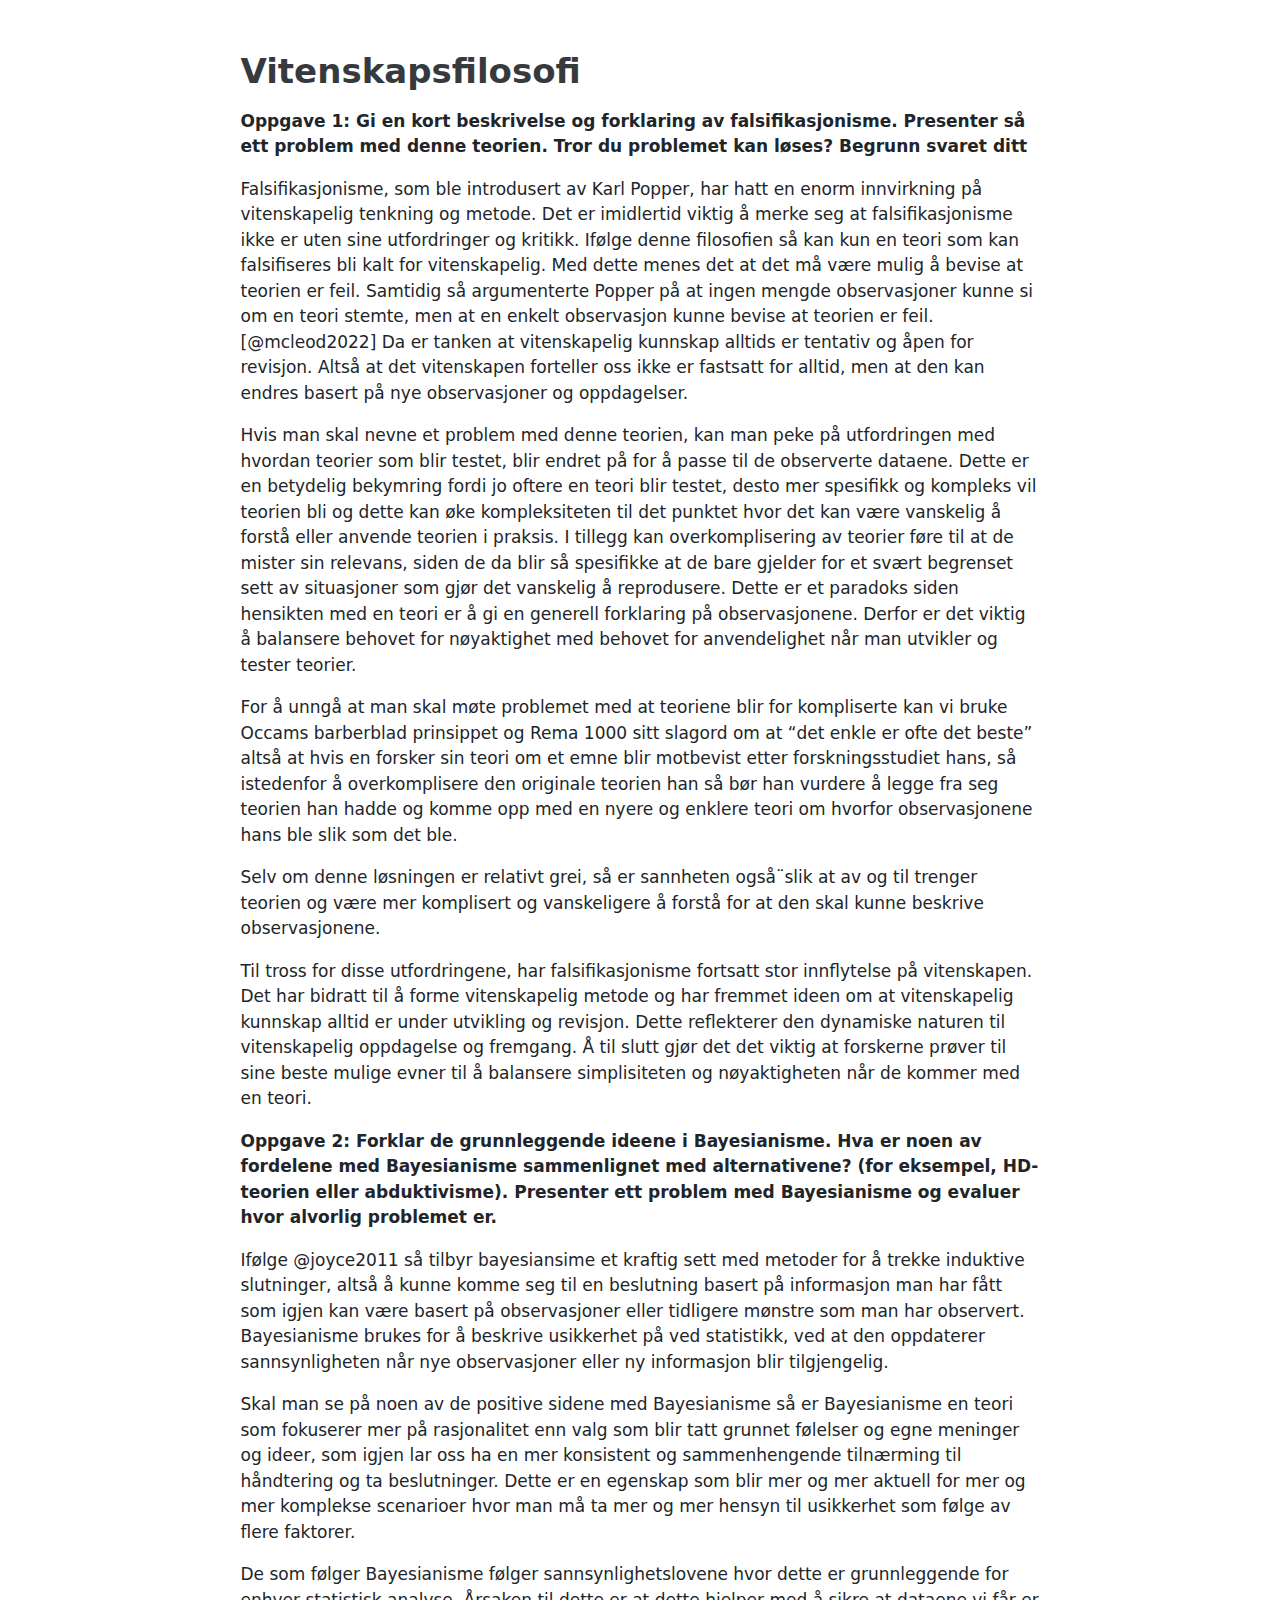
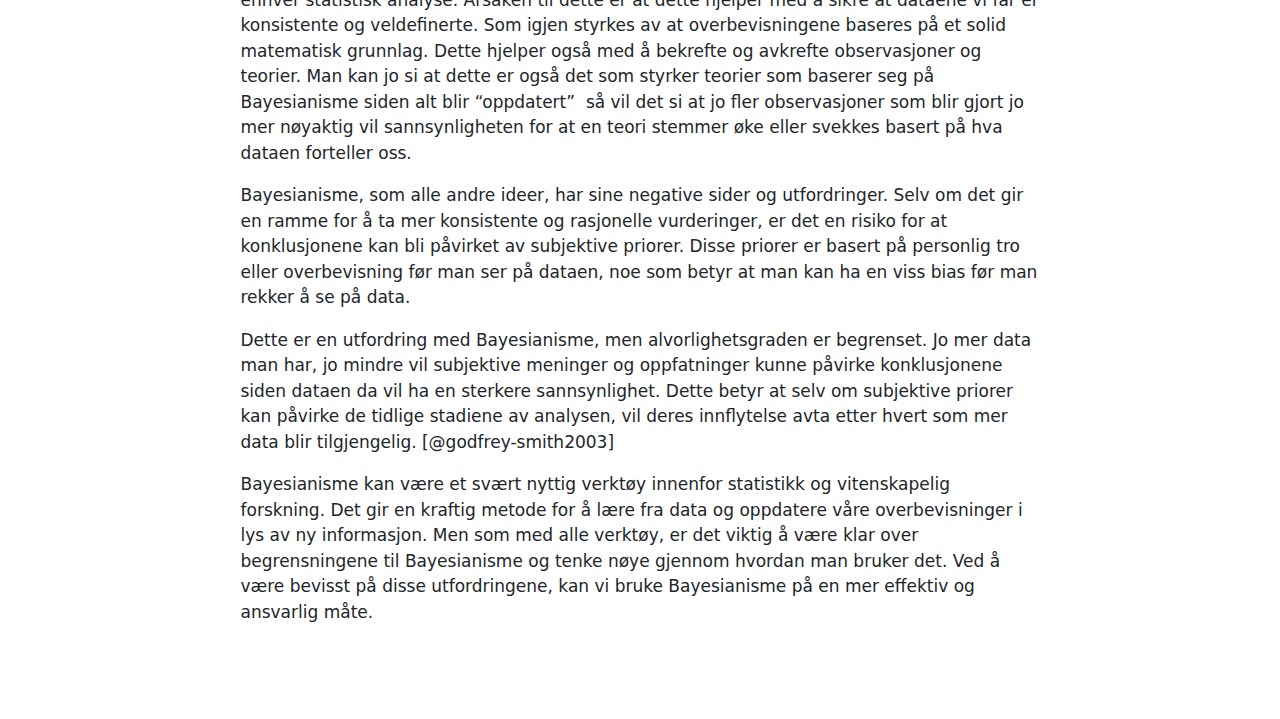
<file: Del_3.html>
<!DOCTYPE html>
<html xmlns="http://www.w3.org/1999/xhtml" lang="en" xml:lang="en"><head>

<meta charset="utf-8">
<meta name="generator" content="quarto-1.3.450">

<meta name="viewport" content="width=device-width, initial-scale=1.0, user-scalable=yes">


<title>del_3</title>
<style>
code{white-space: pre-wrap;}
span.smallcaps{font-variant: small-caps;}
div.columns{display: flex; gap: min(4vw, 1.5em);}
div.column{flex: auto; overflow-x: auto;}
div.hanging-indent{margin-left: 1.5em; text-indent: -1.5em;}
ul.task-list{list-style: none;}
ul.task-list li input[type="checkbox"] {
  width: 0.8em;
  margin: 0 0.8em 0.2em -1em; /* quarto-specific, see https://github.com/quarto-dev/quarto-cli/issues/4556 */ 
  vertical-align: middle;
}
</style>


<script src="Del_3_files/libs/clipboard/clipboard.min.js"></script>
<script src="Del_3_files/libs/quarto-html/quarto.js"></script>
<script src="Del_3_files/libs/quarto-html/popper.min.js"></script>
<script src="Del_3_files/libs/quarto-html/tippy.umd.min.js"></script>
<script src="Del_3_files/libs/quarto-html/anchor.min.js"></script>
<link href="Del_3_files/libs/quarto-html/tippy.css" rel="stylesheet">
<link href="Del_3_files/libs/quarto-html/quarto-syntax-highlighting.css" rel="stylesheet" id="quarto-text-highlighting-styles">
<script src="Del_3_files/libs/bootstrap/bootstrap.min.js"></script>
<link href="Del_3_files/libs/bootstrap/bootstrap-icons.css" rel="stylesheet">
<link href="Del_3_files/libs/bootstrap/bootstrap.min.css" rel="stylesheet" id="quarto-bootstrap" data-mode="light">


</head>

<body class="fullcontent">

<div id="quarto-content" class="page-columns page-rows-contents page-layout-article">

<main class="content" id="quarto-document-content">



<section id="vitenskapsfilosofi" class="level1">
<h1>Vitenskapsfilosofi</h1>
<p><strong>Oppgave 1: Gi en kort beskrivelse og forklaring av falsifikasjonisme. Presenter så ett problem med denne teorien. Tror du problemet kan løses? Begrunn svaret ditt</strong></p>
<p>Falsifikasjonisme, som ble introdusert av Karl Popper, har hatt en enorm innvirkning på vitenskapelig tenkning og metode. Det er imidlertid viktig å merke seg at falsifikasjonisme ikke er uten sine utfordringer og kritikk. Ifølge denne filosofien så kan kun en teori som kan falsifiseres bli kalt for vitenskapelig. Med dette menes det at det må være mulig å bevise at teorien er feil. Samtidig så argumenterte Popper på at ingen mengde observasjoner kunne si om en teori stemte, men at en enkelt observasjon kunne bevise at teorien er feil. <span class="citation" data-cites="mcleod2022">[@mcleod2022]</span> Da er tanken at vitenskapelig kunnskap alltids er tentativ og åpen for revisjon. Altså at det vitenskapen forteller oss ikke er fastsatt for alltid, men at den kan endres basert på nye observasjoner og oppdagelser.</p>
<p>Hvis man skal nevne et problem med denne teorien, kan man peke på utfordringen med hvordan teorier som blir testet, blir endret på for å passe til de observerte dataene. Dette er en betydelig bekymring fordi jo oftere en teori blir testet, desto mer spesifikk og kompleks vil teorien bli og dette kan øke kompleksiteten til det punktet hvor det kan være vanskelig å forstå eller anvende teorien i praksis. I tillegg kan overkomplisering av teorier føre til at de mister sin relevans, siden de da blir så spesifikke at de bare gjelder for et svært begrenset sett av situasjoner som gjør det vanskelig å reprodusere. Dette er et paradoks siden hensikten med en teori er å gi en generell forklaring på observasjonene. Derfor er det viktig å balansere behovet for nøyaktighet med behovet for anvendelighet når man utvikler og tester teorier.</p>
<p>For å unngå at man skal møte problemet med at teoriene blir for kompliserte kan vi bruke Occams barberblad prinsippet og Rema 1000 sitt slagord om at “det enkle er ofte det beste” altså at hvis en forsker sin teori om et emne blir motbevist etter forskningsstudiet hans, så istedenfor å overkomplisere den originale teorien han så bør han vurdere å legge fra seg teorien han hadde og komme opp med en nyere og enklere teori om hvorfor observasjonene hans ble slik som det ble.&nbsp;&nbsp;</p>
<p>Selv om denne løsningen er relativt grei, så er sannheten også¨slik at av og til trenger teorien og være mer komplisert og vanskeligere å forstå for at den skal kunne beskrive observasjonene.</p>
<p>Til tross for disse utfordringene, har falsifikasjonisme fortsatt stor innflytelse på vitenskapen. Det har bidratt til å forme vitenskapelig metode og har fremmet ideen om at vitenskapelig kunnskap alltid er under utvikling og revisjon. Dette reflekterer den dynamiske naturen til vitenskapelig oppdagelse og fremgang. Å til slutt gjør det det viktig at forskerne prøver til sine beste mulige evner til å balansere simplisiteten og nøyaktigheten når de kommer med en teori.</p>
<p><strong>Oppgave 2: Forklar de grunnleggende ideene i Bayesianisme. Hva er noen av fordelene med Bayesianisme sammenlignet med alternativene? (for eksempel, HD-teorien eller abduktivisme). Presenter ett problem med Bayesianisme og evaluer hvor alvorlig problemet er.</strong></p>
<p>Ifølge <span class="citation" data-cites="joyce2011">@joyce2011</span> så tilbyr bayesiansime et kraftig sett med metoder for å trekke induktive slutninger, altså å kunne komme seg til en beslutning basert på informasjon man har fått som igjen kan være basert på observasjoner eller tidligere mønstre som man har observert. Bayesianisme brukes for å beskrive usikkerhet på ved statistikk, ved at den oppdaterer sannsynligheten når nye observasjoner eller ny informasjon blir tilgjengelig.</p>
<p>Skal man se på noen av de positive sidene med Bayesianisme så er Bayesianisme en teori som fokuserer mer på rasjonalitet enn valg som blir tatt grunnet følelser og egne meninger og ideer, som igjen lar oss ha en mer konsistent og sammenhengende tilnærming til håndtering og ta beslutninger. Dette er en egenskap som blir mer og mer aktuell for mer og mer komplekse scenarioer hvor man må ta mer og mer hensyn til usikkerhet som følge av flere faktorer.&nbsp;</p>
<p>De som følger Bayesianisme følger sannsynlighetslovene hvor dette er grunnleggende for enhver statistisk analyse. Årsaken til dette er at dette hjelper med å sikre at dataene vi får er konsistente og veldefinerte. Som igjen styrkes av at overbevisningene baseres på et solid matematisk grunnlag. Dette hjelper også med å bekrefte og avkrefte observasjoner og teorier. Man kan jo si at dette er også det som styrker teorier som baserer seg på Bayesianisme siden alt blir “oppdatert”&nbsp; så vil det si at jo fler observasjoner som blir gjort jo mer nøyaktig vil sannsynligheten for at en teori stemmer øke eller svekkes basert på hva dataen forteller oss.</p>
<p>Bayesianisme, som alle andre ideer, har sine negative sider og utfordringer. Selv om det gir en ramme for å ta mer konsistente og rasjonelle vurderinger, er det en risiko for at konklusjonene kan bli påvirket av subjektive priorer. Disse priorer er basert på personlig tro eller overbevisning før man ser på dataen, noe som betyr at man kan ha en viss bias før man rekker å se på data.</p>
<p>Dette er en utfordring med Bayesianisme, men alvorlighetsgraden er begrenset. Jo mer data man har, jo mindre vil subjektive meninger og oppfatninger kunne påvirke konklusjonene siden dataen da vil ha en sterkere sannsynlighet. Dette betyr at selv om subjektive priorer kan påvirke de tidlige stadiene av analysen, vil deres innflytelse avta etter hvert som mer data blir tilgjengelig. <span class="citation" data-cites="godfrey-smith2003">[@godfrey-smith2003]</span></p>
<p>Bayesianisme kan være et svært nyttig verktøy innenfor statistikk og vitenskapelig forskning. Det gir en kraftig metode for å lære fra data og oppdatere våre overbevisninger i lys av ny informasjon. Men som med alle verktøy, er det viktig å være klar over begrensningene til Bayesianisme og tenke nøye gjennom hvordan man bruker det. Ved å være bevisst på disse utfordringene, kan vi bruke Bayesianisme på en mer effektiv og ansvarlig måte.</p>
</section>

</main>
<!-- /main column -->
<script id="quarto-html-after-body" type="application/javascript">
window.document.addEventListener("DOMContentLoaded", function (event) {
  const toggleBodyColorMode = (bsSheetEl) => {
    const mode = bsSheetEl.getAttribute("data-mode");
    const bodyEl = window.document.querySelector("body");
    if (mode === "dark") {
      bodyEl.classList.add("quarto-dark");
      bodyEl.classList.remove("quarto-light");
    } else {
      bodyEl.classList.add("quarto-light");
      bodyEl.classList.remove("quarto-dark");
    }
  }
  const toggleBodyColorPrimary = () => {
    const bsSheetEl = window.document.querySelector("link#quarto-bootstrap");
    if (bsSheetEl) {
      toggleBodyColorMode(bsSheetEl);
    }
  }
  toggleBodyColorPrimary();  
  const icon = "";
  const anchorJS = new window.AnchorJS();
  anchorJS.options = {
    placement: 'right',
    icon: icon
  };
  anchorJS.add('.anchored');
  const isCodeAnnotation = (el) => {
    for (const clz of el.classList) {
      if (clz.startsWith('code-annotation-')) {                     
        return true;
      }
    }
    return false;
  }
  const clipboard = new window.ClipboardJS('.code-copy-button', {
    text: function(trigger) {
      const codeEl = trigger.previousElementSibling.cloneNode(true);
      for (const childEl of codeEl.children) {
        if (isCodeAnnotation(childEl)) {
          childEl.remove();
        }
      }
      return codeEl.innerText;
    }
  });
  clipboard.on('success', function(e) {
    // button target
    const button = e.trigger;
    // don't keep focus
    button.blur();
    // flash "checked"
    button.classList.add('code-copy-button-checked');
    var currentTitle = button.getAttribute("title");
    button.setAttribute("title", "Copied!");
    let tooltip;
    if (window.bootstrap) {
      button.setAttribute("data-bs-toggle", "tooltip");
      button.setAttribute("data-bs-placement", "left");
      button.setAttribute("data-bs-title", "Copied!");
      tooltip = new bootstrap.Tooltip(button, 
        { trigger: "manual", 
          customClass: "code-copy-button-tooltip",
          offset: [0, -8]});
      tooltip.show();    
    }
    setTimeout(function() {
      if (tooltip) {
        tooltip.hide();
        button.removeAttribute("data-bs-title");
        button.removeAttribute("data-bs-toggle");
        button.removeAttribute("data-bs-placement");
      }
      button.setAttribute("title", currentTitle);
      button.classList.remove('code-copy-button-checked');
    }, 1000);
    // clear code selection
    e.clearSelection();
  });
  function tippyHover(el, contentFn) {
    const config = {
      allowHTML: true,
      content: contentFn,
      maxWidth: 500,
      delay: 100,
      arrow: false,
      appendTo: function(el) {
          return el.parentElement;
      },
      interactive: true,
      interactiveBorder: 10,
      theme: 'quarto',
      placement: 'bottom-start'
    };
    window.tippy(el, config); 
  }
  const noterefs = window.document.querySelectorAll('a[role="doc-noteref"]');
  for (var i=0; i<noterefs.length; i++) {
    const ref = noterefs[i];
    tippyHover(ref, function() {
      // use id or data attribute instead here
      let href = ref.getAttribute('data-footnote-href') || ref.getAttribute('href');
      try { href = new URL(href).hash; } catch {}
      const id = href.replace(/^#\/?/, "");
      const note = window.document.getElementById(id);
      return note.innerHTML;
    });
  }
      let selectedAnnoteEl;
      const selectorForAnnotation = ( cell, annotation) => {
        let cellAttr = 'data-code-cell="' + cell + '"';
        let lineAttr = 'data-code-annotation="' +  annotation + '"';
        const selector = 'span[' + cellAttr + '][' + lineAttr + ']';
        return selector;
      }
      const selectCodeLines = (annoteEl) => {
        const doc = window.document;
        const targetCell = annoteEl.getAttribute("data-target-cell");
        const targetAnnotation = annoteEl.getAttribute("data-target-annotation");
        const annoteSpan = window.document.querySelector(selectorForAnnotation(targetCell, targetAnnotation));
        const lines = annoteSpan.getAttribute("data-code-lines").split(",");
        const lineIds = lines.map((line) => {
          return targetCell + "-" + line;
        })
        let top = null;
        let height = null;
        let parent = null;
        if (lineIds.length > 0) {
            //compute the position of the single el (top and bottom and make a div)
            const el = window.document.getElementById(lineIds[0]);
            top = el.offsetTop;
            height = el.offsetHeight;
            parent = el.parentElement.parentElement;
          if (lineIds.length > 1) {
            const lastEl = window.document.getElementById(lineIds[lineIds.length - 1]);
            const bottom = lastEl.offsetTop + lastEl.offsetHeight;
            height = bottom - top;
          }
          if (top !== null && height !== null && parent !== null) {
            // cook up a div (if necessary) and position it 
            let div = window.document.getElementById("code-annotation-line-highlight");
            if (div === null) {
              div = window.document.createElement("div");
              div.setAttribute("id", "code-annotation-line-highlight");
              div.style.position = 'absolute';
              parent.appendChild(div);
            }
            div.style.top = top - 2 + "px";
            div.style.height = height + 4 + "px";
            let gutterDiv = window.document.getElementById("code-annotation-line-highlight-gutter");
            if (gutterDiv === null) {
              gutterDiv = window.document.createElement("div");
              gutterDiv.setAttribute("id", "code-annotation-line-highlight-gutter");
              gutterDiv.style.position = 'absolute';
              const codeCell = window.document.getElementById(targetCell);
              const gutter = codeCell.querySelector('.code-annotation-gutter');
              gutter.appendChild(gutterDiv);
            }
            gutterDiv.style.top = top - 2 + "px";
            gutterDiv.style.height = height + 4 + "px";
          }
          selectedAnnoteEl = annoteEl;
        }
      };
      const unselectCodeLines = () => {
        const elementsIds = ["code-annotation-line-highlight", "code-annotation-line-highlight-gutter"];
        elementsIds.forEach((elId) => {
          const div = window.document.getElementById(elId);
          if (div) {
            div.remove();
          }
        });
        selectedAnnoteEl = undefined;
      };
      // Attach click handler to the DT
      const annoteDls = window.document.querySelectorAll('dt[data-target-cell]');
      for (const annoteDlNode of annoteDls) {
        annoteDlNode.addEventListener('click', (event) => {
          const clickedEl = event.target;
          if (clickedEl !== selectedAnnoteEl) {
            unselectCodeLines();
            const activeEl = window.document.querySelector('dt[data-target-cell].code-annotation-active');
            if (activeEl) {
              activeEl.classList.remove('code-annotation-active');
            }
            selectCodeLines(clickedEl);
            clickedEl.classList.add('code-annotation-active');
          } else {
            // Unselect the line
            unselectCodeLines();
            clickedEl.classList.remove('code-annotation-active');
          }
        });
      }
  const findCites = (el) => {
    const parentEl = el.parentElement;
    if (parentEl) {
      const cites = parentEl.dataset.cites;
      if (cites) {
        return {
          el,
          cites: cites.split(' ')
        };
      } else {
        return findCites(el.parentElement)
      }
    } else {
      return undefined;
    }
  };
  var bibliorefs = window.document.querySelectorAll('a[role="doc-biblioref"]');
  for (var i=0; i<bibliorefs.length; i++) {
    const ref = bibliorefs[i];
    const citeInfo = findCites(ref);
    if (citeInfo) {
      tippyHover(citeInfo.el, function() {
        var popup = window.document.createElement('div');
        citeInfo.cites.forEach(function(cite) {
          var citeDiv = window.document.createElement('div');
          citeDiv.classList.add('hanging-indent');
          citeDiv.classList.add('csl-entry');
          var biblioDiv = window.document.getElementById('ref-' + cite);
          if (biblioDiv) {
            citeDiv.innerHTML = biblioDiv.innerHTML;
          }
          popup.appendChild(citeDiv);
        });
        return popup.innerHTML;
      });
    }
  }
});
</script>
</div> <!-- /content -->



</body></html>
</file>
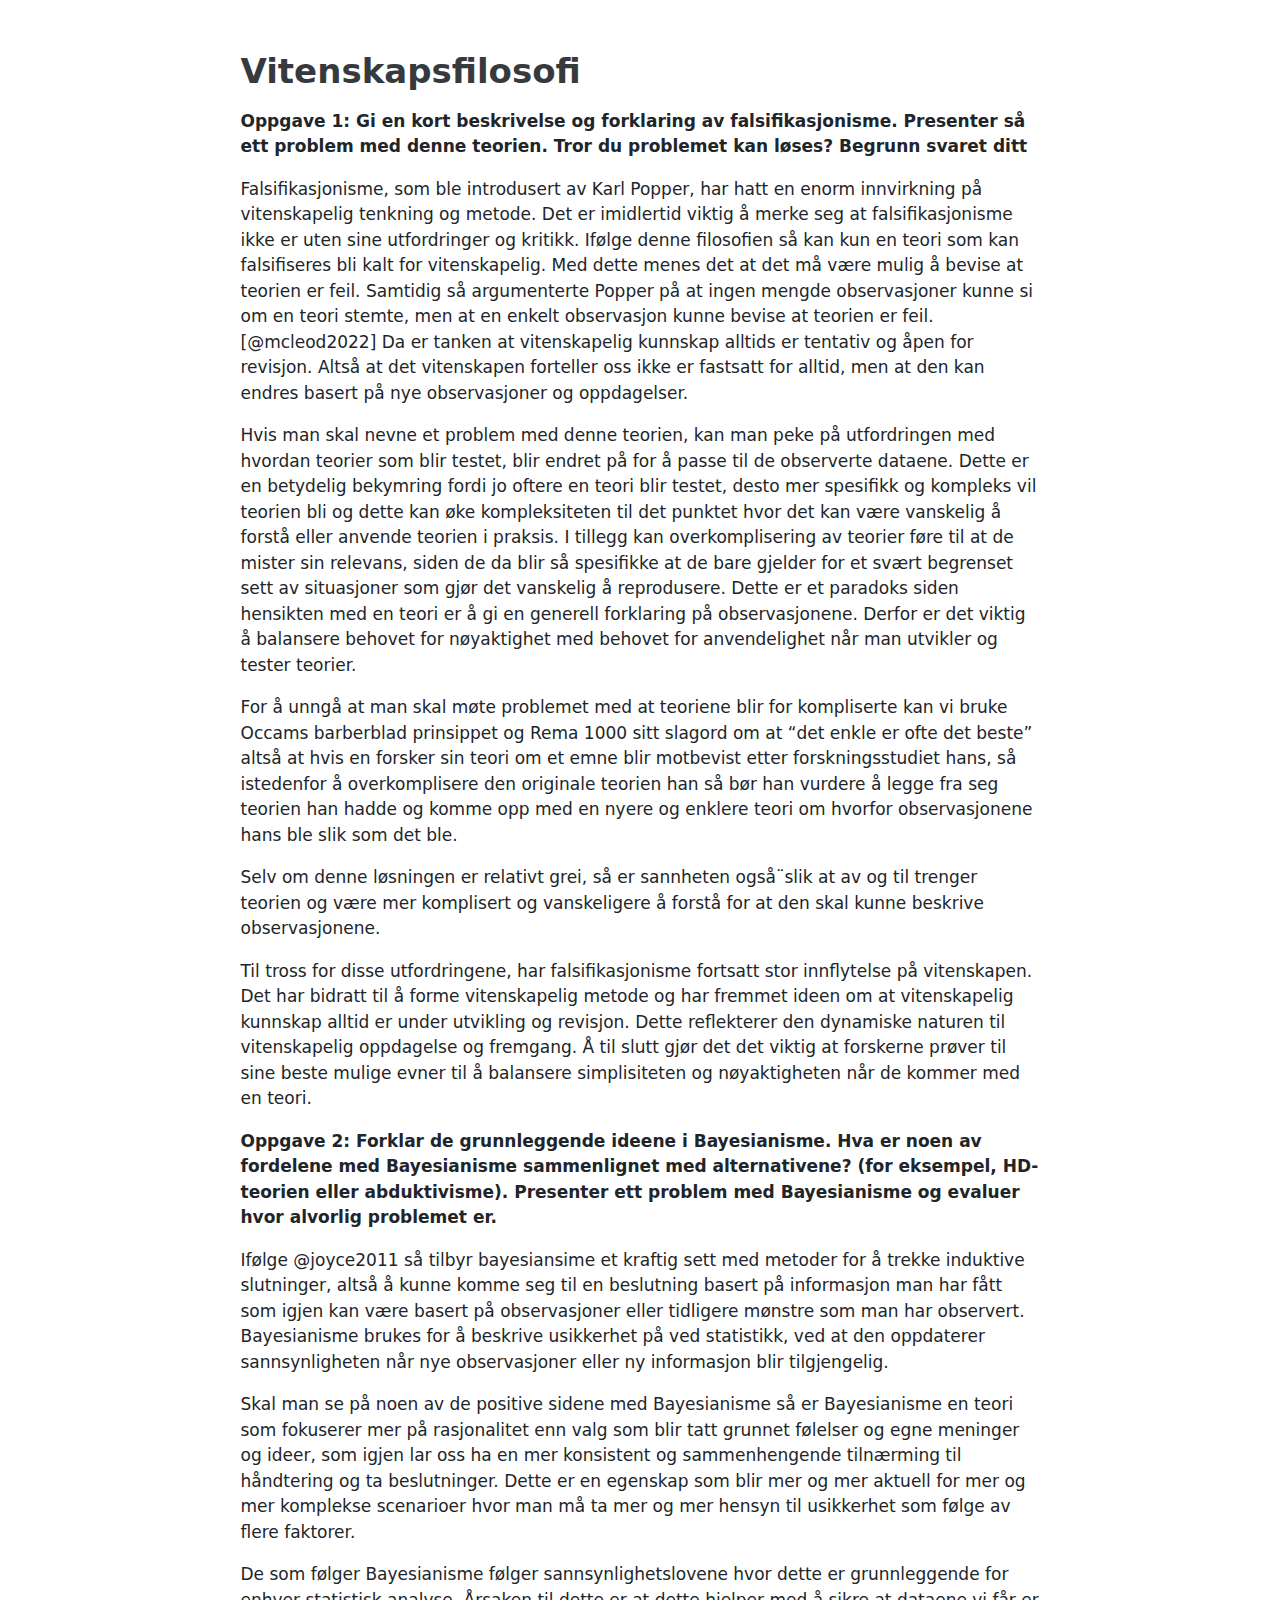
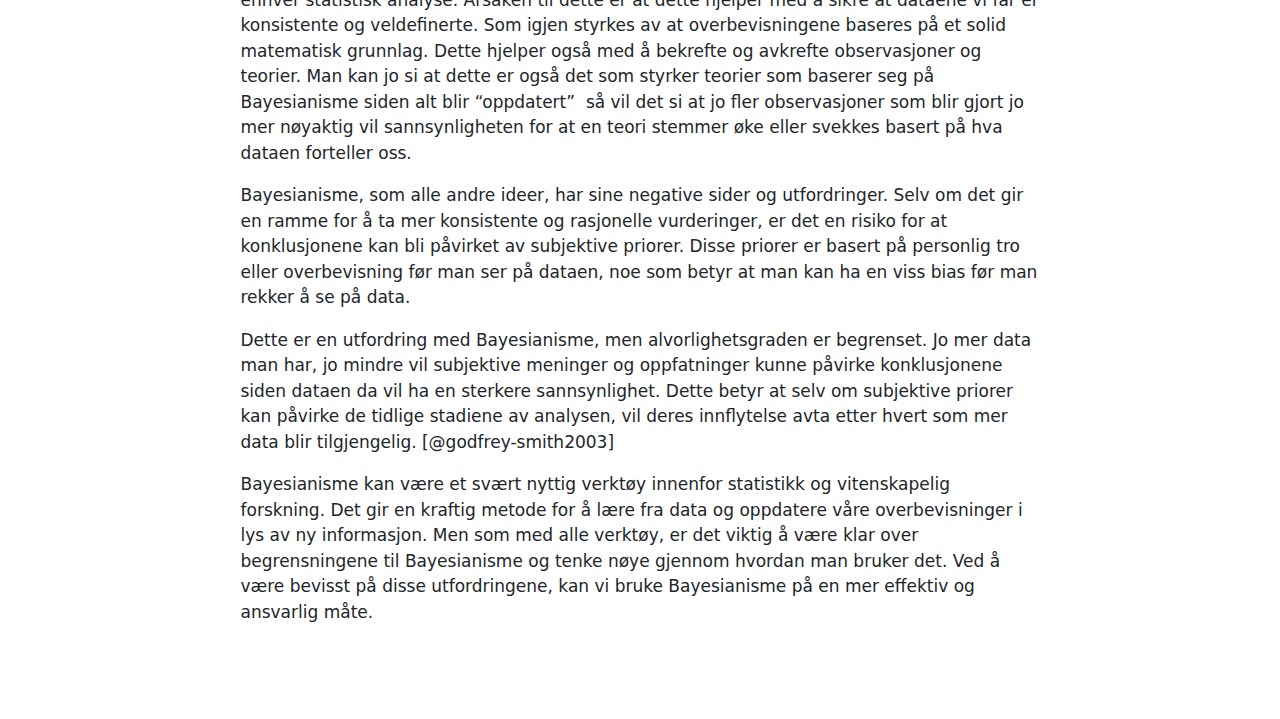
<file: Del_3_Vitenskapsfilosofi.html>
<!DOCTYPE html>
<html xmlns="http://www.w3.org/1999/xhtml" lang="en" xml:lang="en"><head>

<meta charset="utf-8">
<meta name="generator" content="quarto-1.3.433">

<meta name="viewport" content="width=device-width, initial-scale=1.0, user-scalable=yes">


<title>del_3_vitenskapsfilosofi</title>
<style>
code{white-space: pre-wrap;}
span.smallcaps{font-variant: small-caps;}
div.columns{display: flex; gap: min(4vw, 1.5em);}
div.column{flex: auto; overflow-x: auto;}
div.hanging-indent{margin-left: 1.5em; text-indent: -1.5em;}
ul.task-list{list-style: none;}
ul.task-list li input[type="checkbox"] {
  width: 0.8em;
  margin: 0 0.8em 0.2em -1em; /* quarto-specific, see https://github.com/quarto-dev/quarto-cli/issues/4556 */ 
  vertical-align: middle;
}
</style>


<script src="Del_3_Vitenskapsfilosofi_files/libs/clipboard/clipboard.min.js"></script>
<script src="Del_3_Vitenskapsfilosofi_files/libs/quarto-html/quarto.js"></script>
<script src="Del_3_Vitenskapsfilosofi_files/libs/quarto-html/popper.min.js"></script>
<script src="Del_3_Vitenskapsfilosofi_files/libs/quarto-html/tippy.umd.min.js"></script>
<script src="Del_3_Vitenskapsfilosofi_files/libs/quarto-html/anchor.min.js"></script>
<link href="Del_3_Vitenskapsfilosofi_files/libs/quarto-html/tippy.css" rel="stylesheet">
<link href="Del_3_Vitenskapsfilosofi_files/libs/quarto-html/quarto-syntax-highlighting.css" rel="stylesheet" id="quarto-text-highlighting-styles">
<script src="Del_3_Vitenskapsfilosofi_files/libs/bootstrap/bootstrap.min.js"></script>
<link href="Del_3_Vitenskapsfilosofi_files/libs/bootstrap/bootstrap-icons.css" rel="stylesheet">
<link href="Del_3_Vitenskapsfilosofi_files/libs/bootstrap/bootstrap.min.css" rel="stylesheet" id="quarto-bootstrap" data-mode="light">


</head>

<body class="fullcontent">

<div id="quarto-content" class="page-columns page-rows-contents page-layout-article">

<main class="content" id="quarto-document-content">



<section id="vitenskapsfilosofi" class="level1">
<h1>Vitenskapsfilosofi</h1>
<p><strong>Oppgave 1: Gi en kort beskrivelse og forklaring av falsifikasjonisme. Presenter så ett problem med denne teorien. Tror du problemet kan løses? Begrunn svaret ditt</strong></p>
<p>Falsifikasjonisme, som ble introdusert av Karl Popper, har hatt en enorm innvirkning på vitenskapelig tenkning og metode. Det er imidlertid viktig å merke seg at falsifikasjonisme ikke er uten sine utfordringer og kritikk. Ifølge denne filosofien så kan kun en teori som kan falsifiseres bli kalt for vitenskapelig. Med dette menes det at det må være mulig å bevise at teorien er feil. Samtidig så argumenterte Popper på at ingen mengde observasjoner kunne si om en teori stemte, men at en enkelt observasjon kunne bevise at teorien er feil. <span class="citation" data-cites="mcleod2022">[@mcleod2022]</span> Da er tanken at vitenskapelig kunnskap alltids er tentativ og åpen for revisjon. Altså at det vitenskapen forteller oss ikke er fastsatt for alltid, men at den kan endres basert på nye observasjoner og oppdagelser.</p>
<p>Hvis man skal nevne et problem med denne teorien, kan man peke på utfordringen med hvordan teorier som blir testet, blir endret på for å passe til de observerte dataene. Dette er en betydelig bekymring fordi jo oftere en teori blir testet, desto mer spesifikk og kompleks vil teorien bli og dette kan øke kompleksiteten til det punktet hvor det kan være vanskelig å forstå eller anvende teorien i praksis. I tillegg kan overkomplisering av teorier føre til at de mister sin relevans, siden de da blir så spesifikke at de bare gjelder for et svært begrenset sett av situasjoner som gjør det vanskelig å reprodusere. Dette er et paradoks siden hensikten med en teori er å gi en generell forklaring på observasjonene. Derfor er det viktig å balansere behovet for nøyaktighet med behovet for anvendelighet når man utvikler og tester teorier.</p>
<p>For å unngå at man skal møte problemet med at teoriene blir for kompliserte kan vi bruke Occams barberblad prinsippet og Rema 1000 sitt slagord om at “det enkle er ofte det beste” altså at hvis en forsker sin teori om et emne blir motbevist etter forskningsstudiet hans, så istedenfor å overkomplisere den originale teorien han så bør han vurdere å legge fra seg teorien han hadde og komme opp med en nyere og enklere teori om hvorfor observasjonene hans ble slik som det ble.&nbsp;&nbsp;</p>
<p>Selv om denne løsningen er relativt grei, så er sannheten også¨slik at av og til trenger teorien og være mer komplisert og vanskeligere å forstå for at den skal kunne beskrive observasjonene.</p>
<p>Til tross for disse utfordringene, har falsifikasjonisme fortsatt stor innflytelse på vitenskapen. Det har bidratt til å forme vitenskapelig metode og har fremmet ideen om at vitenskapelig kunnskap alltid er under utvikling og revisjon. Dette reflekterer den dynamiske naturen til vitenskapelig oppdagelse og fremgang. Å til slutt gjør det det viktig at forskerne prøver til sine beste mulige evner til å balansere simplisiteten og nøyaktigheten når de kommer med en teori.</p>
<p><strong>Oppgave 2: Forklar de grunnleggende ideene i Bayesianisme. Hva er noen av fordelene med Bayesianisme sammenlignet med alternativene? (for eksempel, HD-teorien eller abduktivisme). Presenter ett problem med Bayesianisme og evaluer hvor alvorlig problemet er.</strong></p>
<p>Ifølge <span class="citation" data-cites="joyce2011">@joyce2011</span> så tilbyr bayesiansime et kraftig sett med metoder for å trekke induktive slutninger, altså å kunne komme seg til en beslutning basert på informasjon man har fått som igjen kan være basert på observasjoner eller tidligere mønstre som man har observert. Bayesianisme brukes for å beskrive usikkerhet på ved statistikk, ved at den oppdaterer sannsynligheten når nye observasjoner eller ny informasjon blir tilgjengelig.</p>
<p>Skal man se på noen av de positive sidene med Bayesianisme så er Bayesianisme en teori som fokuserer mer på rasjonalitet enn valg som blir tatt grunnet følelser og egne meninger og ideer, som igjen lar oss ha en mer konsistent og sammenhengende tilnærming til håndtering og ta beslutninger. Dette er en egenskap som blir mer og mer aktuell for mer og mer komplekse scenarioer hvor man må ta mer og mer hensyn til usikkerhet som følge av flere faktorer.&nbsp;</p>
<p>De som følger Bayesianisme følger sannsynlighetslovene hvor dette er grunnleggende for enhver statistisk analyse. Årsaken til dette er at dette hjelper med å sikre at dataene vi får er konsistente og veldefinerte. Som igjen styrkes av at overbevisningene baseres på et solid matematisk grunnlag. Dette hjelper også med å bekrefte og avkrefte observasjoner og teorier. Man kan jo si at dette er også det som styrker teorier som baserer seg på Bayesianisme siden alt blir “oppdatert”&nbsp; så vil det si at jo fler observasjoner som blir gjort jo mer nøyaktig vil sannsynligheten for at en teori stemmer øke eller svekkes basert på hva dataen forteller oss.</p>
<p>Bayesianisme, som alle andre ideer, har sine negative sider og utfordringer. Selv om det gir en ramme for å ta mer konsistente og rasjonelle vurderinger, er det en risiko for at konklusjonene kan bli påvirket av subjektive priorer. Disse priorer er basert på personlig tro eller overbevisning før man ser på dataen, noe som betyr at man kan ha en viss bias før man rekker å se på data.</p>
<p>Dette er en utfordring med Bayesianisme, men alvorlighetsgraden er begrenset. Jo mer data man har, jo mindre vil subjektive meninger og oppfatninger kunne påvirke konklusjonene siden dataen da vil ha en sterkere sannsynlighet. Dette betyr at selv om subjektive priorer kan påvirke de tidlige stadiene av analysen, vil deres innflytelse avta etter hvert som mer data blir tilgjengelig. <span class="citation" data-cites="godfrey-smith2003">[@godfrey-smith2003]</span></p>
<p>Bayesianisme kan være et svært nyttig verktøy innenfor statistikk og vitenskapelig forskning. Det gir en kraftig metode for å lære fra data og oppdatere våre overbevisninger i lys av ny informasjon. Men som med alle verktøy, er det viktig å være klar over begrensningene til Bayesianisme og tenke nøye gjennom hvordan man bruker det. Ved å være bevisst på disse utfordringene, kan vi bruke Bayesianisme på en mer effektiv og ansvarlig måte.</p>
</section>

</main>
<!-- /main column -->
<script id="quarto-html-after-body" type="application/javascript">
window.document.addEventListener("DOMContentLoaded", function (event) {
  const toggleBodyColorMode = (bsSheetEl) => {
    const mode = bsSheetEl.getAttribute("data-mode");
    const bodyEl = window.document.querySelector("body");
    if (mode === "dark") {
      bodyEl.classList.add("quarto-dark");
      bodyEl.classList.remove("quarto-light");
    } else {
      bodyEl.classList.add("quarto-light");
      bodyEl.classList.remove("quarto-dark");
    }
  }
  const toggleBodyColorPrimary = () => {
    const bsSheetEl = window.document.querySelector("link#quarto-bootstrap");
    if (bsSheetEl) {
      toggleBodyColorMode(bsSheetEl);
    }
  }
  toggleBodyColorPrimary();  
  const icon = "";
  const anchorJS = new window.AnchorJS();
  anchorJS.options = {
    placement: 'right',
    icon: icon
  };
  anchorJS.add('.anchored');
  const isCodeAnnotation = (el) => {
    for (const clz of el.classList) {
      if (clz.startsWith('code-annotation-')) {                     
        return true;
      }
    }
    return false;
  }
  const clipboard = new window.ClipboardJS('.code-copy-button', {
    text: function(trigger) {
      const codeEl = trigger.previousElementSibling.cloneNode(true);
      for (const childEl of codeEl.children) {
        if (isCodeAnnotation(childEl)) {
          childEl.remove();
        }
      }
      return codeEl.innerText;
    }
  });
  clipboard.on('success', function(e) {
    // button target
    const button = e.trigger;
    // don't keep focus
    button.blur();
    // flash "checked"
    button.classList.add('code-copy-button-checked');
    var currentTitle = button.getAttribute("title");
    button.setAttribute("title", "Copied!");
    let tooltip;
    if (window.bootstrap) {
      button.setAttribute("data-bs-toggle", "tooltip");
      button.setAttribute("data-bs-placement", "left");
      button.setAttribute("data-bs-title", "Copied!");
      tooltip = new bootstrap.Tooltip(button, 
        { trigger: "manual", 
          customClass: "code-copy-button-tooltip",
          offset: [0, -8]});
      tooltip.show();    
    }
    setTimeout(function() {
      if (tooltip) {
        tooltip.hide();
        button.removeAttribute("data-bs-title");
        button.removeAttribute("data-bs-toggle");
        button.removeAttribute("data-bs-placement");
      }
      button.setAttribute("title", currentTitle);
      button.classList.remove('code-copy-button-checked');
    }, 1000);
    // clear code selection
    e.clearSelection();
  });
  function tippyHover(el, contentFn) {
    const config = {
      allowHTML: true,
      content: contentFn,
      maxWidth: 500,
      delay: 100,
      arrow: false,
      appendTo: function(el) {
          return el.parentElement;
      },
      interactive: true,
      interactiveBorder: 10,
      theme: 'quarto',
      placement: 'bottom-start'
    };
    window.tippy(el, config); 
  }
  const noterefs = window.document.querySelectorAll('a[role="doc-noteref"]');
  for (var i=0; i<noterefs.length; i++) {
    const ref = noterefs[i];
    tippyHover(ref, function() {
      // use id or data attribute instead here
      let href = ref.getAttribute('data-footnote-href') || ref.getAttribute('href');
      try { href = new URL(href).hash; } catch {}
      const id = href.replace(/^#\/?/, "");
      const note = window.document.getElementById(id);
      return note.innerHTML;
    });
  }
      let selectedAnnoteEl;
      const selectorForAnnotation = ( cell, annotation) => {
        let cellAttr = 'data-code-cell="' + cell + '"';
        let lineAttr = 'data-code-annotation="' +  annotation + '"';
        const selector = 'span[' + cellAttr + '][' + lineAttr + ']';
        return selector;
      }
      const selectCodeLines = (annoteEl) => {
        const doc = window.document;
        const targetCell = annoteEl.getAttribute("data-target-cell");
        const targetAnnotation = annoteEl.getAttribute("data-target-annotation");
        const annoteSpan = window.document.querySelector(selectorForAnnotation(targetCell, targetAnnotation));
        const lines = annoteSpan.getAttribute("data-code-lines").split(",");
        const lineIds = lines.map((line) => {
          return targetCell + "-" + line;
        })
        let top = null;
        let height = null;
        let parent = null;
        if (lineIds.length > 0) {
            //compute the position of the single el (top and bottom and make a div)
            const el = window.document.getElementById(lineIds[0]);
            top = el.offsetTop;
            height = el.offsetHeight;
            parent = el.parentElement.parentElement;
          if (lineIds.length > 1) {
            const lastEl = window.document.getElementById(lineIds[lineIds.length - 1]);
            const bottom = lastEl.offsetTop + lastEl.offsetHeight;
            height = bottom - top;
          }
          if (top !== null && height !== null && parent !== null) {
            // cook up a div (if necessary) and position it 
            let div = window.document.getElementById("code-annotation-line-highlight");
            if (div === null) {
              div = window.document.createElement("div");
              div.setAttribute("id", "code-annotation-line-highlight");
              div.style.position = 'absolute';
              parent.appendChild(div);
            }
            div.style.top = top - 2 + "px";
            div.style.height = height + 4 + "px";
            let gutterDiv = window.document.getElementById("code-annotation-line-highlight-gutter");
            if (gutterDiv === null) {
              gutterDiv = window.document.createElement("div");
              gutterDiv.setAttribute("id", "code-annotation-line-highlight-gutter");
              gutterDiv.style.position = 'absolute';
              const codeCell = window.document.getElementById(targetCell);
              const gutter = codeCell.querySelector('.code-annotation-gutter');
              gutter.appendChild(gutterDiv);
            }
            gutterDiv.style.top = top - 2 + "px";
            gutterDiv.style.height = height + 4 + "px";
          }
          selectedAnnoteEl = annoteEl;
        }
      };
      const unselectCodeLines = () => {
        const elementsIds = ["code-annotation-line-highlight", "code-annotation-line-highlight-gutter"];
        elementsIds.forEach((elId) => {
          const div = window.document.getElementById(elId);
          if (div) {
            div.remove();
          }
        });
        selectedAnnoteEl = undefined;
      };
      // Attach click handler to the DT
      const annoteDls = window.document.querySelectorAll('dt[data-target-cell]');
      for (const annoteDlNode of annoteDls) {
        annoteDlNode.addEventListener('click', (event) => {
          const clickedEl = event.target;
          if (clickedEl !== selectedAnnoteEl) {
            unselectCodeLines();
            const activeEl = window.document.querySelector('dt[data-target-cell].code-annotation-active');
            if (activeEl) {
              activeEl.classList.remove('code-annotation-active');
            }
            selectCodeLines(clickedEl);
            clickedEl.classList.add('code-annotation-active');
          } else {
            // Unselect the line
            unselectCodeLines();
            clickedEl.classList.remove('code-annotation-active');
          }
        });
      }
  const findCites = (el) => {
    const parentEl = el.parentElement;
    if (parentEl) {
      const cites = parentEl.dataset.cites;
      if (cites) {
        return {
          el,
          cites: cites.split(' ')
        };
      } else {
        return findCites(el.parentElement)
      }
    } else {
      return undefined;
    }
  };
  var bibliorefs = window.document.querySelectorAll('a[role="doc-biblioref"]');
  for (var i=0; i<bibliorefs.length; i++) {
    const ref = bibliorefs[i];
    const citeInfo = findCites(ref);
    if (citeInfo) {
      tippyHover(citeInfo.el, function() {
        var popup = window.document.createElement('div');
        citeInfo.cites.forEach(function(cite) {
          var citeDiv = window.document.createElement('div');
          citeDiv.classList.add('hanging-indent');
          citeDiv.classList.add('csl-entry');
          var biblioDiv = window.document.getElementById('ref-' + cite);
          if (biblioDiv) {
            citeDiv.innerHTML = biblioDiv.innerHTML;
          }
          popup.appendChild(citeDiv);
        });
        return popup.innerHTML;
      });
    }
  }
});
</script>
</div> <!-- /content -->



</body></html>
</file>
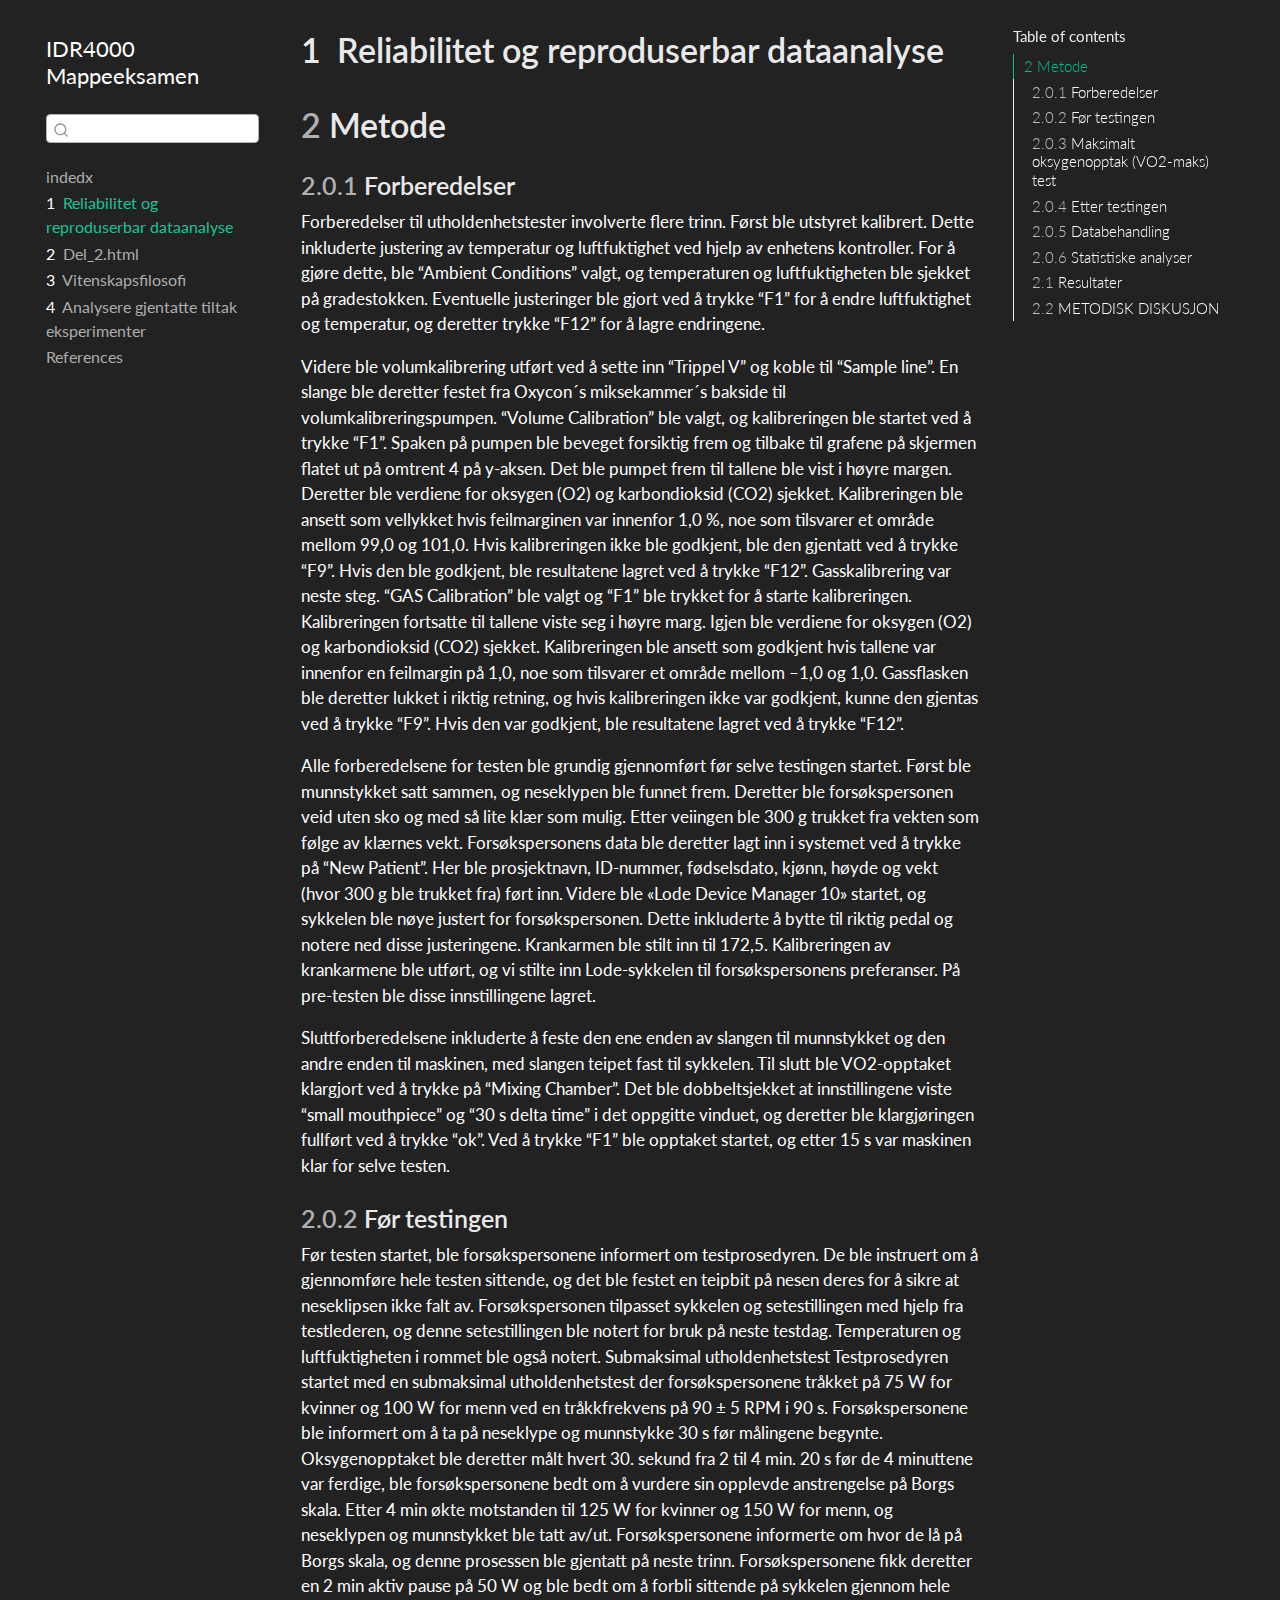
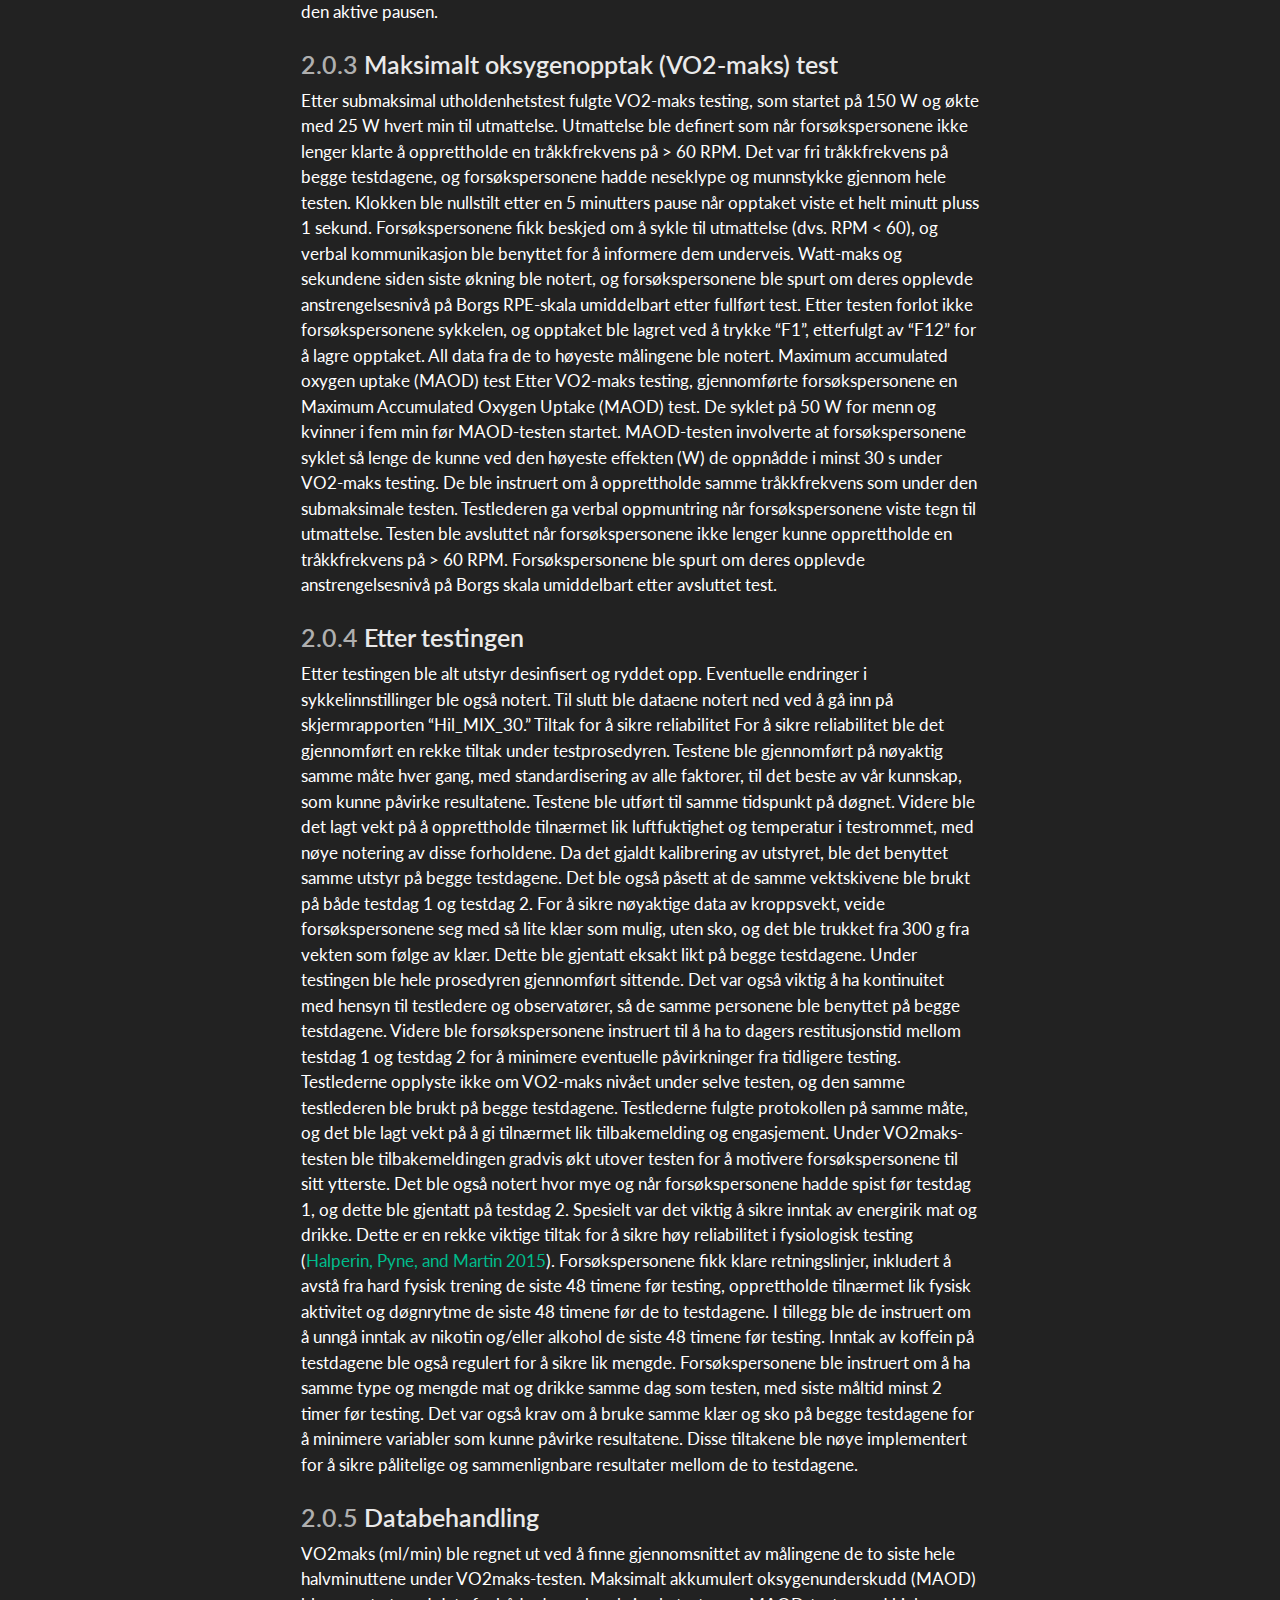
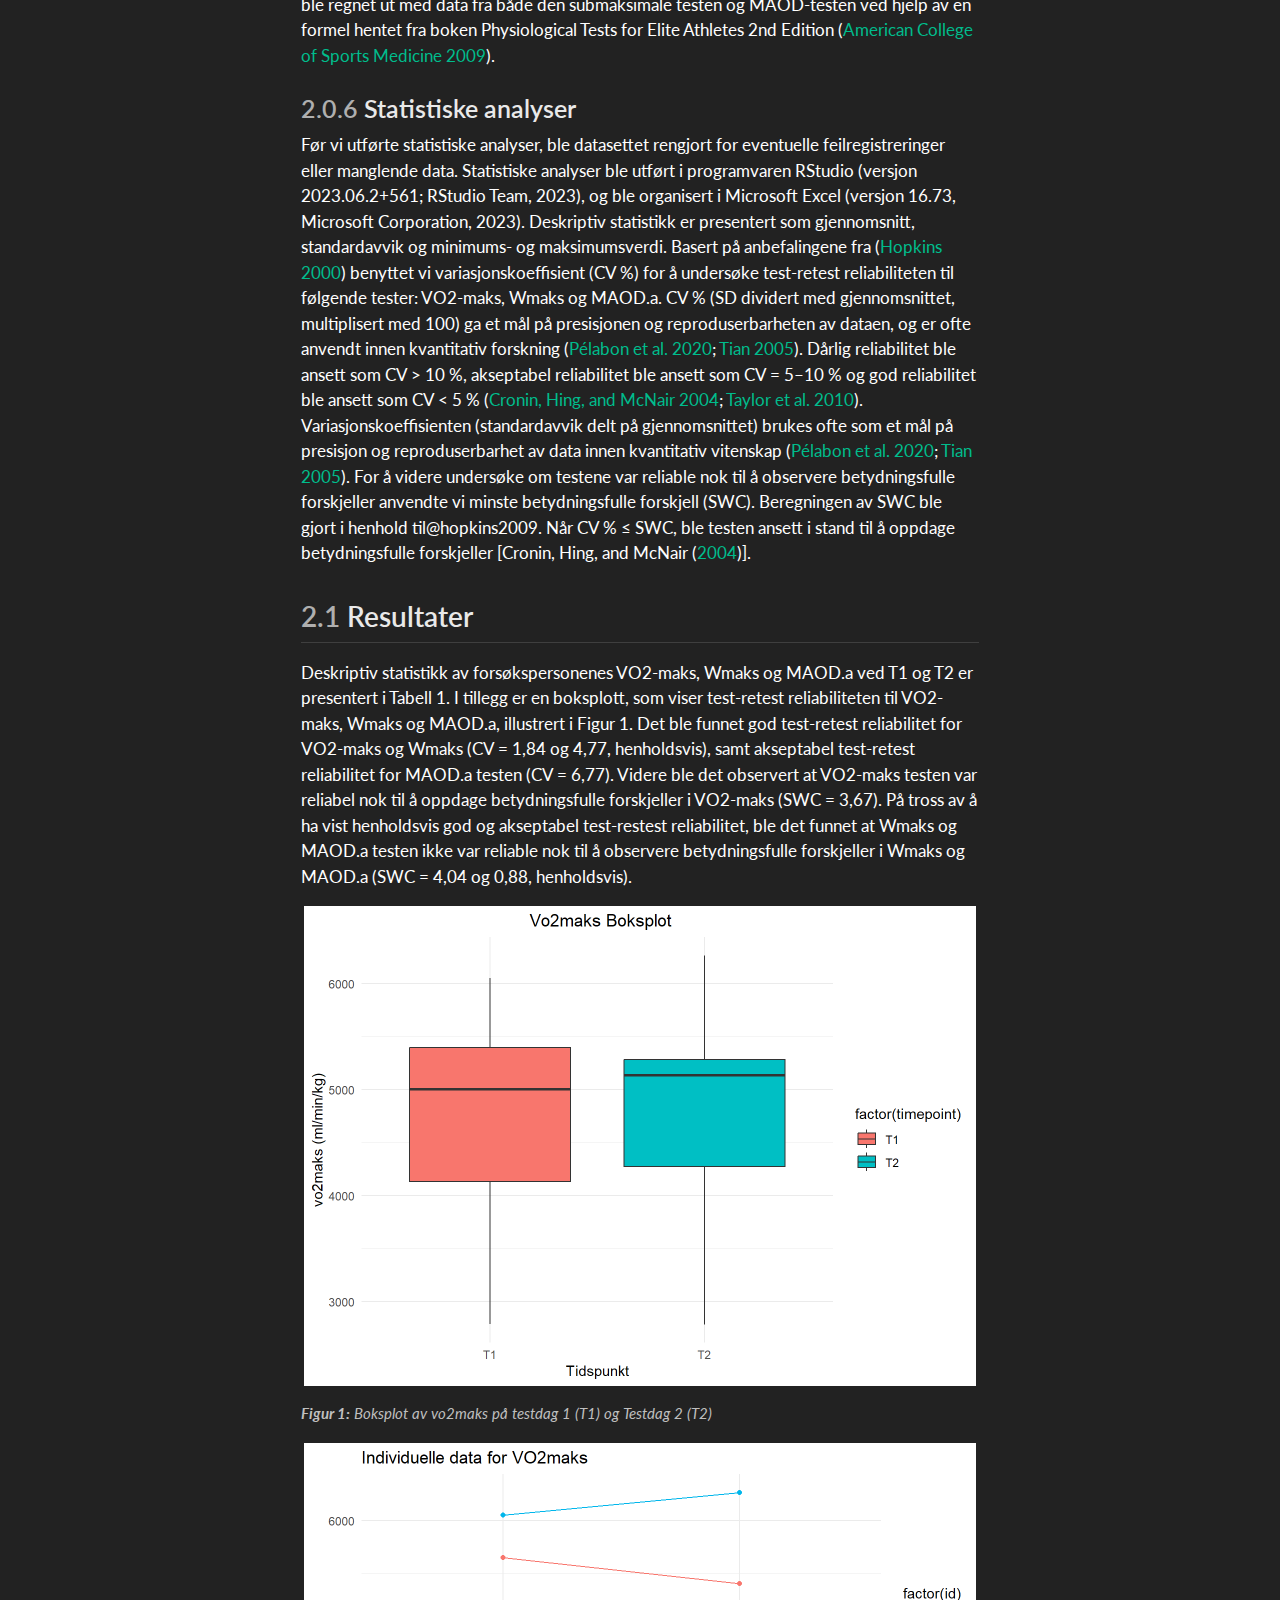
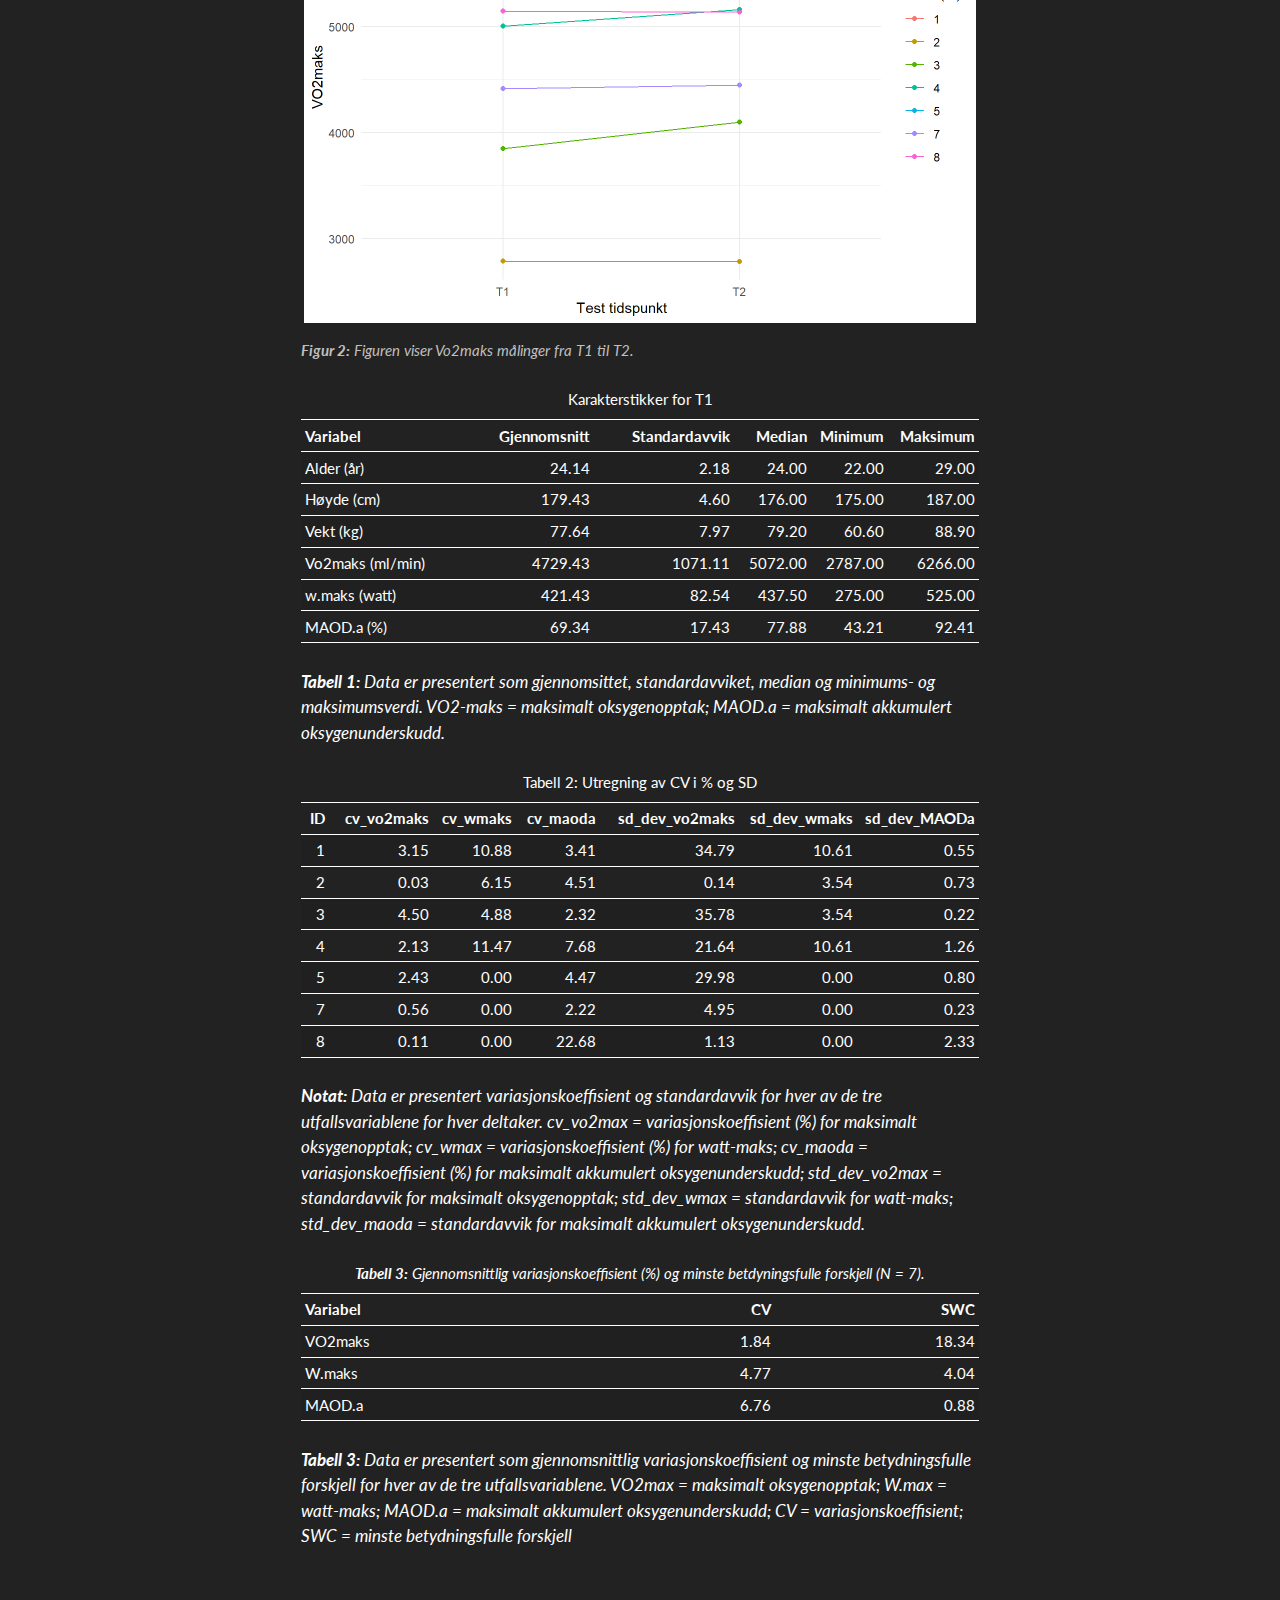
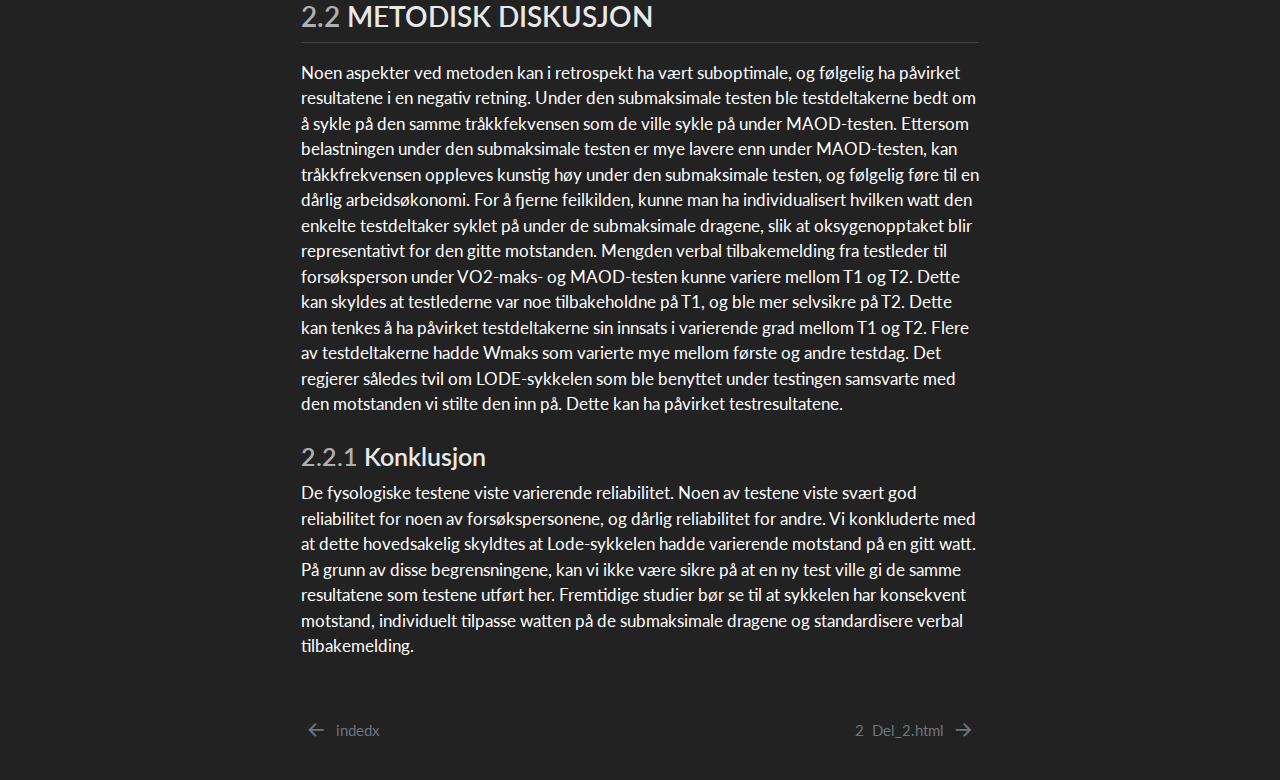
<file: _book/Del_1.html>
<!DOCTYPE html>
<html xmlns="http://www.w3.org/1999/xhtml" lang="en" xml:lang="en"><head>

<meta charset="utf-8">
<meta name="generator" content="quarto-1.3.450">

<meta name="viewport" content="width=device-width, initial-scale=1.0, user-scalable=yes">


<title>IDR4000 Mappeeksamen - 1&nbsp; Reliabilitet og reproduserbar dataanalyse</title>
<style>
code{white-space: pre-wrap;}
span.smallcaps{font-variant: small-caps;}
div.columns{display: flex; gap: min(4vw, 1.5em);}
div.column{flex: auto; overflow-x: auto;}
div.hanging-indent{margin-left: 1.5em; text-indent: -1.5em;}
ul.task-list{list-style: none;}
ul.task-list li input[type="checkbox"] {
  width: 0.8em;
  margin: 0 0.8em 0.2em -1em; /* quarto-specific, see https://github.com/quarto-dev/quarto-cli/issues/4556 */ 
  vertical-align: middle;
}
/* CSS for citations */
div.csl-bib-body { }
div.csl-entry {
  clear: both;
}
.hanging-indent div.csl-entry {
  margin-left:2em;
  text-indent:-2em;
}
div.csl-left-margin {
  min-width:2em;
  float:left;
}
div.csl-right-inline {
  margin-left:2em;
  padding-left:1em;
}
div.csl-indent {
  margin-left: 2em;
}</style>


<script src="site_libs/quarto-nav/quarto-nav.js"></script>
<script src="site_libs/quarto-nav/headroom.min.js"></script>
<script src="site_libs/clipboard/clipboard.min.js"></script>
<script src="site_libs/quarto-search/autocomplete.umd.js"></script>
<script src="site_libs/quarto-search/fuse.min.js"></script>
<script src="site_libs/quarto-search/quarto-search.js"></script>
<meta name="quarto:offset" content="./">
<link href="./Del_2.html" rel="next">
<link href="./index.html" rel="prev">
<script src="site_libs/quarto-html/quarto.js"></script>
<script src="site_libs/quarto-html/popper.min.js"></script>
<script src="site_libs/quarto-html/tippy.umd.min.js"></script>
<script src="site_libs/quarto-html/anchor.min.js"></script>
<link href="site_libs/quarto-html/tippy.css" rel="stylesheet">
<link href="site_libs/quarto-html/quarto-syntax-highlighting-dark.css" rel="stylesheet" id="quarto-text-highlighting-styles">
<script src="site_libs/bootstrap/bootstrap.min.js"></script>
<link href="site_libs/bootstrap/bootstrap-icons.css" rel="stylesheet">
<link href="site_libs/bootstrap/bootstrap.min.css" rel="stylesheet" id="quarto-bootstrap" data-mode="dark">
<script id="quarto-search-options" type="application/json">{
  "location": "sidebar",
  "copy-button": false,
  "collapse-after": 3,
  "panel-placement": "start",
  "type": "textbox",
  "limit": 20,
  "language": {
    "search-no-results-text": "No results",
    "search-matching-documents-text": "matching documents",
    "search-copy-link-title": "Copy link to search",
    "search-hide-matches-text": "Hide additional matches",
    "search-more-match-text": "more match in this document",
    "search-more-matches-text": "more matches in this document",
    "search-clear-button-title": "Clear",
    "search-detached-cancel-button-title": "Cancel",
    "search-submit-button-title": "Submit",
    "search-label": "Search"
  }
}</script>


</head>

<body class="nav-sidebar floating">

<div id="quarto-search-results"></div>
  <header id="quarto-header" class="headroom fixed-top">
  <nav class="quarto-secondary-nav">
    <div class="container-fluid d-flex">
      <button type="button" class="quarto-btn-toggle btn" data-bs-toggle="collapse" data-bs-target="#quarto-sidebar,#quarto-sidebar-glass" aria-controls="quarto-sidebar" aria-expanded="false" aria-label="Toggle sidebar navigation" onclick="if (window.quartoToggleHeadroom) { window.quartoToggleHeadroom(); }">
        <i class="bi bi-layout-text-sidebar-reverse"></i>
      </button>
      <nav class="quarto-page-breadcrumbs" aria-label="breadcrumb"><ol class="breadcrumb"><li class="breadcrumb-item"><a href="./Del_1.html"><span class="chapter-number">1</span>&nbsp; <span class="chapter-title">Reliabilitet og reproduserbar dataanalyse</span></a></li></ol></nav>
      <a class="flex-grow-1" role="button" data-bs-toggle="collapse" data-bs-target="#quarto-sidebar,#quarto-sidebar-glass" aria-controls="quarto-sidebar" aria-expanded="false" aria-label="Toggle sidebar navigation" onclick="if (window.quartoToggleHeadroom) { window.quartoToggleHeadroom(); }">      
      </a>
      <button type="button" class="btn quarto-search-button" aria-label="" onclick="window.quartoOpenSearch();">
        <i class="bi bi-search"></i>
      </button>
    </div>
  </nav>
</header>
<!-- content -->
<div id="quarto-content" class="quarto-container page-columns page-rows-contents page-layout-article">
<!-- sidebar -->
  <nav id="quarto-sidebar" class="sidebar collapse collapse-horizontal sidebar-navigation floating overflow-auto">
    <div class="pt-lg-2 mt-2 text-left sidebar-header">
    <div class="sidebar-title mb-0 py-0">
      <a href="./">IDR4000 Mappeeksamen</a> 
    </div>
      </div>
        <div class="mt-2 flex-shrink-0 align-items-center">
        <div class="sidebar-search">
        <div id="quarto-search" class="" title="Search"></div>
        </div>
        </div>
    <div class="sidebar-menu-container"> 
    <ul class="list-unstyled mt-1">
        <li class="sidebar-item">
  <div class="sidebar-item-container"> 
  <a href="./index.html" class="sidebar-item-text sidebar-link">
 <span class="menu-text">indedx</span></a>
  </div>
</li>
        <li class="sidebar-item">
  <div class="sidebar-item-container"> 
  <a href="./Del_1.html" class="sidebar-item-text sidebar-link active">
 <span class="menu-text"><span class="chapter-number">1</span>&nbsp; <span class="chapter-title">Reliabilitet og reproduserbar dataanalyse</span></span></a>
  </div>
</li>
        <li class="sidebar-item">
  <div class="sidebar-item-container"> 
  <a href="./Del_2.html" class="sidebar-item-text sidebar-link">
 <span class="menu-text"><span class="chapter-number">2</span>&nbsp; <span class="chapter-title">Del_2.html</span></span></a>
  </div>
</li>
        <li class="sidebar-item">
  <div class="sidebar-item-container"> 
  <a href="./Del_3.html" class="sidebar-item-text sidebar-link">
 <span class="menu-text"><span class="chapter-number">3</span>&nbsp; <span class="chapter-title">Vitenskapsfilosofi</span></span></a>
  </div>
</li>
        <li class="sidebar-item">
  <div class="sidebar-item-container"> 
  <a href="./Del_6.html" class="sidebar-item-text sidebar-link">
 <span class="menu-text"><span class="chapter-number">4</span>&nbsp; <span class="chapter-title">Analysere gjentatte tiltak eksperimenter</span></span></a>
  </div>
</li>
        <li class="sidebar-item">
  <div class="sidebar-item-container"> 
  <a href="./references.html" class="sidebar-item-text sidebar-link">
 <span class="menu-text">References</span></a>
  </div>
</li>
    </ul>
    </div>
</nav>
<div id="quarto-sidebar-glass" data-bs-toggle="collapse" data-bs-target="#quarto-sidebar,#quarto-sidebar-glass"></div>
<!-- margin-sidebar -->
    <div id="quarto-margin-sidebar" class="sidebar margin-sidebar">
        <nav id="TOC" role="doc-toc" class="toc-active">
    <h2 id="toc-title">Table of contents</h2>
   
  <ul>
  <li><a href="#metode" id="toc-metode" class="nav-link active" data-scroll-target="#metode"><span class="header-section-number">2</span> Metode</a>
  <ul class="collapse">
  <li><a href="#forberedelser" id="toc-forberedelser" class="nav-link" data-scroll-target="#forberedelser"><span class="header-section-number">2.0.1</span> Forberedelser</a></li>
  <li><a href="#før-testingen" id="toc-før-testingen" class="nav-link" data-scroll-target="#før-testingen"><span class="header-section-number">2.0.2</span> Før testingen</a></li>
  <li><a href="#maksimalt-oksygenopptak-vo2-maks-test" id="toc-maksimalt-oksygenopptak-vo2-maks-test" class="nav-link" data-scroll-target="#maksimalt-oksygenopptak-vo2-maks-test"><span class="header-section-number">2.0.3</span> Maksimalt oksygenopptak (VO2-maks) test</a></li>
  <li><a href="#etter-testingen" id="toc-etter-testingen" class="nav-link" data-scroll-target="#etter-testingen"><span class="header-section-number">2.0.4</span> Etter testingen</a></li>
  <li><a href="#databehandling" id="toc-databehandling" class="nav-link" data-scroll-target="#databehandling"><span class="header-section-number">2.0.5</span> Databehandling</a></li>
  <li><a href="#statistiske-analyser" id="toc-statistiske-analyser" class="nav-link" data-scroll-target="#statistiske-analyser"><span class="header-section-number">2.0.6</span> Statistiske analyser</a></li>
  <li><a href="#resultater" id="toc-resultater" class="nav-link" data-scroll-target="#resultater"><span class="header-section-number">2.1</span> Resultater</a></li>
  <li><a href="#metodisk-diskusjon" id="toc-metodisk-diskusjon" class="nav-link" data-scroll-target="#metodisk-diskusjon"><span class="header-section-number">2.2</span> METODISK DISKUSJON</a>
  <ul class="collapse">
  <li><a href="#konklusjon" id="toc-konklusjon" class="nav-link" data-scroll-target="#konklusjon"><span class="header-section-number">2.2.1</span> Konklusjon</a></li>
  </ul></li>
  </ul></li>
  </ul>
</nav>
    </div>
<!-- main -->
<main class="content" id="quarto-document-content">

<header id="title-block-header" class="quarto-title-block default">
<div class="quarto-title">
<h1 class="title"><span class="chapter-number">1</span>&nbsp; <span class="chapter-title">Reliabilitet og reproduserbar dataanalyse</span></h1>
</div>



<div class="quarto-title-meta">

    
  
    
  </div>
  

</header>

<section id="metode" class="level1" data-number="2">
<h1 data-number="2"><span class="header-section-number">2</span> Metode</h1>
<section id="forberedelser" class="level3" data-number="2.0.1">
<h3 data-number="2.0.1" class="anchored" data-anchor-id="forberedelser"><span class="header-section-number">2.0.1</span> Forberedelser</h3>
<p>Forberedelser til utholdenhetstester involverte flere trinn. Først ble utstyret kalibrert. Dette inkluderte justering av temperatur og luftfuktighet ved hjelp av enhetens kontroller. For å gjøre dette, ble “Ambient Conditions” valgt, og temperaturen og luftfuktigheten ble sjekket på gradestokken. Eventuelle justeringer ble gjort ved å trykke “F1” for å endre luftfuktighet og temperatur, og deretter trykke “F12” for å lagre endringene.</p>
<p>Videre ble volumkalibrering utført ved å sette inn “Trippel V” og koble til “Sample line”. En slange ble deretter festet fra Oxycon´s miksekammer´s bakside til volumkalibreringspumpen. “Volume Calibration” ble valgt, og kalibreringen ble startet ved å trykke “F1”. Spaken på pumpen ble beveget forsiktig frem og tilbake til grafene på skjermen flatet ut på omtrent 4 på y-aksen. Det ble pumpet frem til tallene ble vist i høyre margen. Deretter ble verdiene for oksygen (O2) og karbondioksid (CO2) sjekket. Kalibreringen ble ansett som vellykket hvis feilmarginen var innenfor 1,0 %, noe som tilsvarer et område mellom 99,0 og 101,0. Hvis kalibreringen ikke ble godkjent, ble den gjentatt ved å trykke “F9”. Hvis den ble godkjent, ble resultatene lagret ved å trykke “F12”. Gasskalibrering var neste steg. “GAS Calibration” ble valgt og “F1” ble trykket for å starte kalibreringen. Kalibreringen fortsatte til tallene viste seg i høyre marg. Igjen ble verdiene for oksygen (O2) og karbondioksid (CO2) sjekket. Kalibreringen ble ansett som godkjent hvis tallene var innenfor en feilmargin på 1,0, noe som tilsvarer et område mellom –1,0 og 1,0. Gassflasken ble deretter lukket i riktig retning, og hvis kalibreringen ikke var godkjent, kunne den gjentas ved å trykke “F9”. Hvis den var godkjent, ble resultatene lagret ved å trykke “F12”.</p>
<p>Alle forberedelsene for testen ble grundig gjennomført før selve testingen startet. Først ble munnstykket satt sammen, og neseklypen ble funnet frem. Deretter ble forsøkspersonen veid uten sko og med så lite klær som mulig. Etter veiingen ble 300 g trukket fra vekten som følge av klærnes vekt. Forsøkspersonens data ble deretter lagt inn i systemet ved å trykke på “New Patient”. Her ble prosjektnavn, ID-nummer, fødselsdato, kjønn, høyde og vekt (hvor 300 g ble trukket fra) ført inn. Videre ble «Lode Device Manager 10» startet, og sykkelen ble nøye justert for forsøkspersonen. Dette inkluderte å bytte til riktig pedal og notere ned disse justeringene. Krankarmen ble stilt inn til 172,5. Kalibreringen av krankarmene ble utført, og vi stilte inn Lode-sykkelen til forsøkspersonens preferanser. På pre-testen ble disse innstillingene lagret.</p>
<p>Sluttforberedelsene inkluderte å feste den ene enden av slangen til munnstykket og den andre enden til maskinen, med slangen teipet fast til sykkelen. Til slutt ble VO2-opptaket klargjort ved å trykke på “Mixing Chamber”. Det ble dobbeltsjekket at innstillingene viste “small mouthpiece” og “30 s delta time” i det oppgitte vinduet, og deretter ble klargjøringen fullført ved å trykke “ok”. Ved å trykke “F1” ble opptaket startet, og etter 15 s var maskinen klar for selve testen.</p>
</section>
<section id="før-testingen" class="level3" data-number="2.0.2">
<h3 data-number="2.0.2" class="anchored" data-anchor-id="før-testingen"><span class="header-section-number">2.0.2</span> Før testingen</h3>
<p>Før testen startet, ble forsøkspersonene informert om testprosedyren. De ble instruert om å gjennomføre hele testen sittende, og det ble festet en teipbit på nesen deres for å sikre at neseklipsen ikke falt av. Forsøkspersonen tilpasset sykkelen og setestillingen med hjelp fra testlederen, og denne setestillingen ble notert for bruk på neste testdag. Temperaturen og luftfuktigheten i rommet ble også notert. Submaksimal utholdenhetstest Testprosedyren startet med en submaksimal utholdenhetstest der forsøkspersonene tråkket på 75 W for kvinner og 100 W for menn ved en tråkkfrekvens på 90 ± 5 RPM i 90 s. Forsøkspersonene ble informert om å ta på neseklype og munnstykke 30 s før målingene begynte. Oksygenopptaket ble deretter målt hvert 30. sekund fra 2 til 4 min. 20 s før de 4 minuttene var ferdige, ble forsøkspersonene bedt om å vurdere sin opplevde anstrengelse på Borgs skala. Etter 4 min økte motstanden til 125 W for kvinner og 150 W for menn, og neseklypen og munnstykket ble tatt av/ut. Forsøkspersonene informerte om hvor de lå på Borgs skala, og denne prosessen ble gjentatt på neste trinn. Forsøkspersonene fikk deretter en 2 min aktiv pause på 50 W og ble bedt om å forbli sittende på sykkelen gjennom hele den aktive pausen.</p>
</section>
<section id="maksimalt-oksygenopptak-vo2-maks-test" class="level3" data-number="2.0.3">
<h3 data-number="2.0.3" class="anchored" data-anchor-id="maksimalt-oksygenopptak-vo2-maks-test"><span class="header-section-number">2.0.3</span> Maksimalt oksygenopptak (VO2-maks) test</h3>
<p>Etter submaksimal utholdenhetstest fulgte VO2-maks testing, som startet på 150 W og økte med 25 W hvert min til utmattelse. Utmattelse ble definert som når forsøkspersonene ikke lenger klarte å opprettholde en tråkkfrekvens på &gt; 60 RPM. Det var fri tråkkfrekvens på begge testdagene, og forsøkspersonene hadde neseklype og munnstykke gjennom hele testen. Klokken ble nullstilt etter en 5 minutters pause når opptaket viste et helt minutt pluss 1 sekund. Forsøkspersonene fikk beskjed om å sykle til utmattelse (dvs. RPM &lt; 60), og verbal kommunikasjon ble benyttet for å informere dem underveis. Watt-maks og sekundene siden siste økning ble notert, og forsøkspersonene ble spurt om deres opplevde anstrengelsesnivå på Borgs RPE-skala umiddelbart etter fullført test. Etter testen forlot ikke forsøkspersonene sykkelen, og opptaket ble lagret ved å trykke “F1”, etterfulgt av “F12” for å lagre opptaket. All data fra de to høyeste målingene ble notert. Maximum accumulated oxygen uptake (MAOD) test Etter VO2-maks testing, gjennomførte forsøkspersonene en Maximum Accumulated Oxygen Uptake (MAOD) test. De syklet på 50 W for menn og kvinner i fem min før MAOD-testen startet. MAOD-testen involverte at forsøkspersonene syklet så lenge de kunne ved den høyeste effekten (W) de oppnådde i minst 30 s under VO2-maks testing. De ble instruert om å opprettholde samme tråkkfrekvens som under den submaksimale testen. Testlederen ga verbal oppmuntring når forsøkspersonene viste tegn til utmattelse. Testen ble avsluttet når forsøkspersonene ikke lenger kunne opprettholde en tråkkfrekvens på &gt; 60 RPM. Forsøkspersonene ble spurt om deres opplevde anstrengelsesnivå på Borgs skala umiddelbart etter avsluttet test.</p>
</section>
<section id="etter-testingen" class="level3" data-number="2.0.4">
<h3 data-number="2.0.4" class="anchored" data-anchor-id="etter-testingen"><span class="header-section-number">2.0.4</span> Etter testingen</h3>
<p>Etter testingen ble alt utstyr desinfisert og ryddet opp. Eventuelle endringer i sykkelinnstillinger ble også notert. Til slutt ble dataene notert ned ved å gå inn på skjermrapporten “Hil_MIX_30.” Tiltak for å sikre reliabilitet For å sikre reliabilitet ble det gjennomført en rekke tiltak under testprosedyren. Testene ble gjennomført på nøyaktig samme måte hver gang, med standardisering av alle faktorer, til det beste av vår kunnskap, som kunne påvirke resultatene. Testene ble utført til samme tidspunkt på døgnet. Videre ble det lagt vekt på å opprettholde tilnærmet lik luftfuktighet og temperatur i testrommet, med nøye notering av disse forholdene. Da det gjaldt kalibrering av utstyret, ble det benyttet samme utstyr på begge testdagene. Det ble også påsett at de samme vektskivene ble brukt på både testdag 1 og testdag 2. For å sikre nøyaktige data av kroppsvekt, veide forsøkspersonene seg med så lite klær som mulig, uten sko, og det ble trukket fra 300 g fra vekten som følge av klær. Dette ble gjentatt eksakt likt på begge testdagene. Under testingen ble hele prosedyren gjennomført sittende. Det var også viktig å ha kontinuitet med hensyn til testledere og observatører, så de samme personene ble benyttet på begge testdagene. Videre ble forsøkspersonene instruert til å ha to dagers restitusjonstid mellom testdag 1 og testdag 2 for å minimere eventuelle påvirkninger fra tidligere testing. Testlederne opplyste ikke om VO2-maks nivået under selve testen, og den samme testlederen ble brukt på begge testdagene. Testlederne fulgte protokollen på samme måte, og det ble lagt vekt på å gi tilnærmet lik tilbakemelding og engasjement. Under VO2maks-testen ble tilbakemeldingen gradvis økt utover testen for å motivere forsøkspersonene til sitt ytterste. Det ble også notert hvor mye og når forsøkspersonene hadde spist før testdag 1, og dette ble gjentatt på testdag 2. Spesielt var det viktig å sikre inntak av energirik mat og drikke. Dette er en rekke viktige tiltak for å sikre høy reliabilitet i fysiologisk testing <span class="citation" data-cites="halperin2015">(<a href="references.html#ref-halperin2015" role="doc-biblioref">Halperin, Pyne, and Martin 2015</a>)</span>. Forsøkspersonene fikk klare retningslinjer, inkludert å avstå fra hard fysisk trening de siste 48 timene før testing, opprettholde tilnærmet lik fysisk aktivitet og døgnrytme de siste 48 timene før de to testdagene. I tillegg ble de instruert om å unngå inntak av nikotin og/eller alkohol de siste 48 timene før testing. Inntak av koffein på testdagene ble også regulert for å sikre lik mengde. Forsøkspersonene ble instruert om å ha samme type og mengde mat og drikke samme dag som testen, med siste måltid minst 2 timer før testing. Det var også krav om å bruke samme klær og sko på begge testdagene for å minimere variabler som kunne påvirke resultatene. Disse tiltakene ble nøye implementert for å sikre pålitelige og sammenlignbare resultater mellom de to testdagene.</p>
</section>
<section id="databehandling" class="level3" data-number="2.0.5">
<h3 data-number="2.0.5" class="anchored" data-anchor-id="databehandling"><span class="header-section-number">2.0.5</span> Databehandling</h3>
<p>VO2maks (ml/min) ble regnet ut ved å finne gjennomsnittet av målingene de to siste hele halvminuttene under VO2maks-testen. Maksimalt akkumulert oksygenunderskudd (MAOD) ble regnet ut med data fra både den submaksimale testen og MAOD-testen ved hjelp av en formel hentet fra boken Physiological Tests for Elite Athletes 2nd Edition <span class="citation" data-cites="americancollegeofsportsmedicine2009">(<a href="references.html#ref-americancollegeofsportsmedicine2009" role="doc-biblioref">American College of Sports Medicine 2009</a>)</span>.</p>
</section>
<section id="statistiske-analyser" class="level3" data-number="2.0.6">
<h3 data-number="2.0.6" class="anchored" data-anchor-id="statistiske-analyser"><span class="header-section-number">2.0.6</span> Statistiske analyser</h3>
<p>Før vi utførte statistiske analyser, ble datasettet rengjort for eventuelle feilregistreringer eller manglende data. Statistiske analyser ble utført i programvaren RStudio (versjon 2023.06.2+561; RStudio Team, 2023), og ble organisert i Microsoft Excel (versjon 16.73, Microsoft Corporation, 2023). Deskriptiv statistikk er presentert som gjennomsnitt, standardavvik og minimums- og maksimumsverdi. Basert på anbefalingene fra <span class="citation" data-cites="hopkins2000">(<a href="references.html#ref-hopkins2000" role="doc-biblioref">Hopkins 2000</a>)</span> benyttet vi variasjonskoeffisient (CV %) for å undersøke test-retest reliabiliteten til følgende tester: VO2-maks, Wmaks og MAOD.a. CV % (SD dividert med gjennomsnittet, multiplisert med 100) ga et mål på presisjonen og reproduserbarheten av dataen, og er ofte anvendt innen kvantitativ forskning <span class="citation" data-cites="pélabon2020 tian2005">(<a href="references.html#ref-pélabon2020" role="doc-biblioref">Pélabon et al. 2020</a>; <a href="references.html#ref-tian2005" role="doc-biblioref">Tian 2005</a>)</span>. Dårlig reliabilitet ble ansett som CV &gt; 10 %, akseptabel reliabilitet ble ansett som CV = 5–10 % og god reliabilitet ble ansett som CV &lt; 5 % <span class="citation" data-cites="cronin2004 taylor2010">(<a href="references.html#ref-cronin2004" role="doc-biblioref">Cronin, Hing, and McNair 2004</a>; <a href="references.html#ref-taylor2010" role="doc-biblioref">Taylor et al. 2010</a>)</span>. Variasjonskoeffisienten (standardavvik delt på gjennomsnittet) brukes ofte som et mål på presisjon og reproduserbarhet av data innen kvantitativ vitenskap <span class="citation" data-cites="pélabon2020 tian2005">(<a href="references.html#ref-pélabon2020" role="doc-biblioref">Pélabon et al. 2020</a>; <a href="references.html#ref-tian2005" role="doc-biblioref">Tian 2005</a>)</span>. For å videre undersøke om testene var reliable nok til å observere betydningsfulle forskjeller anvendte vi minste betydningsfulle forskjell (SWC). Beregningen av SWC ble gjort i henhold til@hopkins2009. Når CV % ≤ SWC, ble testen ansett i stand til å oppdage betydningsfulle forskjeller [<span class="citation" data-cites="cronin2004">Cronin, Hing, and McNair (<a href="references.html#ref-cronin2004" role="doc-biblioref">2004</a>)</span>].</p>
</section>
<section id="resultater" class="level2" data-number="2.1">
<h2 data-number="2.1" class="anchored" data-anchor-id="resultater"><span class="header-section-number">2.1</span> Resultater</h2>
<p>Deskriptiv statistikk av forsøkspersonenes VO2-maks, Wmaks og MAOD.a ved T1 og T2 er presentert i Tabell 1. I tillegg er en boksplott, som viser test-retest reliabiliteten til VO2-maks, Wmaks og MAOD.a, illustrert i Figur 1. Det ble funnet god test-retest reliabilitet for VO2-maks og Wmaks (CV = 1,84 og 4,77, henholdsvis), samt akseptabel test-retest reliabilitet for MAOD.a testen (CV = 6,77). Videre ble det observert at VO2-maks testen var reliabel nok til å oppdage betydningsfulle forskjeller i VO2-maks (SWC = 3,67). På tross av å ha vist henholdsvis god og akseptabel test-restest reliabilitet, ble det funnet at Wmaks og MAOD.a testen ikke var reliable nok til å observere betydningsfulle forskjeller i Wmaks og MAOD.a (SWC = 4,04 og 0,88, henholdsvis).</p>
<div class="cell">
<div class="cell-output-display">
<div class="quarto-figure quarto-figure-center">
<figure class="figure">
<p><img src="Del_1_files/figure-html/unnamed-chunk-2-1.png" class="img-fluid figure-img" width="672"></p>
<figcaption class="figure-caption"><em><strong>Figur 1:</strong> Boksplot av vo2maks på testdag 1 (T1) og Testdag 2 (T2)</em></figcaption>
</figure>
</div>
</div>
</div>
<div class="cell">
<div class="cell-output-display">
<div class="quarto-figure quarto-figure-center">
<figure class="figure">
<p><img src="Del_1_files/figure-html/unnamed-chunk-3-1.png" class="img-fluid figure-img" width="672"></p>
<figcaption class="figure-caption"><em><strong>Figur 2:</strong> Figuren viser Vo2maks målinger fra T1 til T2.</em></figcaption>
</figure>
</div>
</div>
</div>
<div class="cell">
<div class="cell-output-display">
<table class="table table-sm table-striped small">
<caption>Karakterstikker for T1</caption>
<colgroup>
<col style="width: 24%">
<col style="width: 18%">
<col style="width: 20%">
<col style="width: 11%">
<col style="width: 11%">
<col style="width: 13%">
</colgroup>
<thead>
<tr class="header">
<th style="text-align: left;">Variabel</th>
<th style="text-align: right;">Gjennomsnitt</th>
<th style="text-align: right;">Standardavvik</th>
<th style="text-align: right;">Median</th>
<th style="text-align: right;">Minimum</th>
<th style="text-align: right;">Maksimum</th>
</tr>
</thead>
<tbody>
<tr class="odd">
<td style="text-align: left;">Alder (år)</td>
<td style="text-align: right;">24.14</td>
<td style="text-align: right;">2.18</td>
<td style="text-align: right;">24.00</td>
<td style="text-align: right;">22.00</td>
<td style="text-align: right;">29.00</td>
</tr>
<tr class="even">
<td style="text-align: left;">Høyde (cm)</td>
<td style="text-align: right;">179.43</td>
<td style="text-align: right;">4.60</td>
<td style="text-align: right;">176.00</td>
<td style="text-align: right;">175.00</td>
<td style="text-align: right;">187.00</td>
</tr>
<tr class="odd">
<td style="text-align: left;">Vekt (kg)</td>
<td style="text-align: right;">77.64</td>
<td style="text-align: right;">7.97</td>
<td style="text-align: right;">79.20</td>
<td style="text-align: right;">60.60</td>
<td style="text-align: right;">88.90</td>
</tr>
<tr class="even">
<td style="text-align: left;">Vo2maks (ml/min)</td>
<td style="text-align: right;">4729.43</td>
<td style="text-align: right;">1071.11</td>
<td style="text-align: right;">5072.00</td>
<td style="text-align: right;">2787.00</td>
<td style="text-align: right;">6266.00</td>
</tr>
<tr class="odd">
<td style="text-align: left;">w.maks (watt)</td>
<td style="text-align: right;">421.43</td>
<td style="text-align: right;">82.54</td>
<td style="text-align: right;">437.50</td>
<td style="text-align: right;">275.00</td>
<td style="text-align: right;">525.00</td>
</tr>
<tr class="even">
<td style="text-align: left;">MAOD.a (%)</td>
<td style="text-align: right;">69.34</td>
<td style="text-align: right;">17.43</td>
<td style="text-align: right;">77.88</td>
<td style="text-align: right;">43.21</td>
<td style="text-align: right;">92.41</td>
</tr>
</tbody>
</table>
<p><em><strong>Tabell 1:</strong> Data er presentert som gjennomsittet, standardavviket, median og minimums- og maksimumsverdi. VO2-maks = maksimalt oksygenopptak; MAOD.a = maksimalt akkumulert oksygenunderskudd.</em></p>
</div>
</div>
<div class="cell">
<div class="cell-output-display">
<table class="table table-sm table-striped small">
<caption>Tabell 2: Utregning av CV i % og SD</caption>
<colgroup>
<col style="width: 4%">
<col style="width: 15%">
<col style="width: 12%">
<col style="width: 12%">
<col style="width: 20%">
<col style="width: 17%">
<col style="width: 17%">
</colgroup>
<thead>
<tr class="header">
<th style="text-align: right;">ID</th>
<th style="text-align: right;">cv_vo2maks</th>
<th style="text-align: right;">cv_wmaks</th>
<th style="text-align: right;">cv_maoda</th>
<th style="text-align: right;">sd_dev_vo2maks</th>
<th style="text-align: right;">sd_dev_wmaks</th>
<th style="text-align: right;">sd_dev_MAODa</th>
</tr>
</thead>
<tbody>
<tr class="odd">
<td style="text-align: right;">1</td>
<td style="text-align: right;">3.15</td>
<td style="text-align: right;">10.88</td>
<td style="text-align: right;">3.41</td>
<td style="text-align: right;">34.79</td>
<td style="text-align: right;">10.61</td>
<td style="text-align: right;">0.55</td>
</tr>
<tr class="even">
<td style="text-align: right;">2</td>
<td style="text-align: right;">0.03</td>
<td style="text-align: right;">6.15</td>
<td style="text-align: right;">4.51</td>
<td style="text-align: right;">0.14</td>
<td style="text-align: right;">3.54</td>
<td style="text-align: right;">0.73</td>
</tr>
<tr class="odd">
<td style="text-align: right;">3</td>
<td style="text-align: right;">4.50</td>
<td style="text-align: right;">4.88</td>
<td style="text-align: right;">2.32</td>
<td style="text-align: right;">35.78</td>
<td style="text-align: right;">3.54</td>
<td style="text-align: right;">0.22</td>
</tr>
<tr class="even">
<td style="text-align: right;">4</td>
<td style="text-align: right;">2.13</td>
<td style="text-align: right;">11.47</td>
<td style="text-align: right;">7.68</td>
<td style="text-align: right;">21.64</td>
<td style="text-align: right;">10.61</td>
<td style="text-align: right;">1.26</td>
</tr>
<tr class="odd">
<td style="text-align: right;">5</td>
<td style="text-align: right;">2.43</td>
<td style="text-align: right;">0.00</td>
<td style="text-align: right;">4.47</td>
<td style="text-align: right;">29.98</td>
<td style="text-align: right;">0.00</td>
<td style="text-align: right;">0.80</td>
</tr>
<tr class="even">
<td style="text-align: right;">7</td>
<td style="text-align: right;">0.56</td>
<td style="text-align: right;">0.00</td>
<td style="text-align: right;">2.22</td>
<td style="text-align: right;">4.95</td>
<td style="text-align: right;">0.00</td>
<td style="text-align: right;">0.23</td>
</tr>
<tr class="odd">
<td style="text-align: right;">8</td>
<td style="text-align: right;">0.11</td>
<td style="text-align: right;">0.00</td>
<td style="text-align: right;">22.68</td>
<td style="text-align: right;">1.13</td>
<td style="text-align: right;">0.00</td>
<td style="text-align: right;">2.33</td>
</tr>
</tbody>
</table>
<p><em><strong>Notat:</strong> Data er presentert variasjonskoeffisient og standardavvik for hver av de tre utfallsvariablene for hver deltaker. cv_vo2max = variasjonskoeffisient (%) for maksimalt oksygenopptak; cv_wmax = variasjonskoeffisient (%) for watt-maks; cv_maoda = variasjonskoeffisient (%) for maksimalt akkumulert oksygenunderskudd; std_dev_vo2max = standardavvik for maksimalt oksygenopptak; std_dev_wmax = standardavvik for watt-maks; std_dev_maoda = standardavvik for maksimalt akkumulert oksygenunderskudd.</em></p>
</div>
</div>
<div class="cell">
<div class="cell-output-display">
<table class="table table-sm table-striped small">
<caption><em><strong>Tabell 3:</strong> Gjennomsnittlig variasjonskoeffisient (%) og minste betdyningsfulle forskjell (N = 7).</em></caption>
<thead>
<tr class="header">
<th style="text-align: left;">Variabel</th>
<th style="text-align: right;">CV</th>
<th style="text-align: right;">SWC</th>
</tr>
</thead>
<tbody>
<tr class="odd">
<td style="text-align: left;">VO2maks</td>
<td style="text-align: right;">1.84</td>
<td style="text-align: right;">18.34</td>
</tr>
<tr class="even">
<td style="text-align: left;">W.maks</td>
<td style="text-align: right;">4.77</td>
<td style="text-align: right;">4.04</td>
</tr>
<tr class="odd">
<td style="text-align: left;">MAOD.a</td>
<td style="text-align: right;">6.76</td>
<td style="text-align: right;">0.88</td>
</tr>
</tbody>
</table>
<p><em><strong>Tabell 3:</strong> Data er presentert som gjennomsnittlig variasjonskoeffisient og minste betydningsfulle forskjell for hver av de tre utfallsvariablene. VO2max = maksimalt oksygenopptak; W.max = watt-maks; MAOD.a = maksimalt akkumulert oksygenunderskudd; CV = variasjonskoeffisient; SWC = minste betydningsfulle forskjell</em></p>
</div>
</div>
</section>
<section id="metodisk-diskusjon" class="level2" data-number="2.2">
<h2 data-number="2.2" class="anchored" data-anchor-id="metodisk-diskusjon"><span class="header-section-number">2.2</span> METODISK DISKUSJON</h2>
<p>Noen aspekter ved metoden kan i retrospekt ha vært suboptimale, og følgelig ha påvirket resultatene i en negativ retning. Under den submaksimale testen ble testdeltakerne bedt om å sykle på den samme tråkkfekvensen som de ville sykle på under MAOD-testen. Ettersom belastningen under den submaksimale testen er mye lavere enn under MAOD-testen, kan tråkkfrekvensen oppleves kunstig høy under den submaksimale testen, og følgelig føre til en dårlig arbeidsøkonomi. For å fjerne feilkilden, kunne man ha individualisert hvilken watt den enkelte testdeltaker syklet på under de submaksimale dragene, slik at oksygenopptaket blir representativt for den gitte motstanden. Mengden verbal tilbakemelding fra testleder til forsøksperson under VO2-maks- og MAOD-testen kunne variere mellom T1 og T2. Dette kan skyldes at testlederne var noe tilbakeholdne på T1, og ble mer selvsikre på T2. Dette kan tenkes å ha påvirket testdeltakerne sin innsats i varierende grad mellom T1 og T2. Flere av testdeltakerne hadde Wmaks som varierte mye mellom første og andre testdag. Det regjerer således tvil om LODE-sykkelen som ble benyttet under testingen samsvarte med den motstanden vi stilte den inn på. Dette kan ha påvirket testresultatene.</p>
<section id="konklusjon" class="level3" data-number="2.2.1">
<h3 data-number="2.2.1" class="anchored" data-anchor-id="konklusjon"><span class="header-section-number">2.2.1</span> Konklusjon</h3>
<p>De fysologiske testene viste varierende reliabilitet. Noen av testene viste svært god reliabilitet for noen av forsøkspersonene, og dårlig reliabilitet for andre. Vi konkluderte med at dette hovedsakelig skyldtes at Lode-sykkelen hadde varierende motstand på en gitt watt. På grunn av disse begrensningene, kan vi ikke være sikre på at en ny test ville gi de samme resultatene som testene utført her. Fremtidige studier bør se til at sykkelen har konsekvent motstand, individuelt tilpasse watten på de submaksimale dragene og standardisere verbal tilbakemelding.</p>


<div id="refs" class="references csl-bib-body hanging-indent" role="list" style="display: none">
<div id="ref-americancollegeofsportsmedicine2009" class="csl-entry" role="listitem">
American College of Sports Medicine. 2009. <span>“American College of Sports Medicine position stand. Progression models in resistance training for healthy adults.”</span> <em>Medicine and Science in Sports and Exercise</em> 41 (3): 687–708. <a href="https://doi.org/10.1249/MSS.0b013e3181915670">https://doi.org/10.1249/MSS.0b013e3181915670</a>.
</div>
<div id="ref-cronin2004" class="csl-entry" role="listitem">
Cronin, John B., Raewyn D. Hing, and Peter J. McNair. 2004. <span>“Reliability and validity of a linear position transducer for measuring jump performance.”</span> <em>Journal of Strength and Conditioning Research</em> 18 (3): 590–93. <a href="https://doi.org/10.1519/1533-4287(2004)18<590:RAVOAL>2.0.CO;2">https://doi.org/10.1519/1533-4287(2004)18&lt;590:RAVOAL&gt;2.0.CO;2</a>.
</div>
<div id="ref-halperin2015" class="csl-entry" role="listitem">
Halperin, Israel, David B. Pyne, and David T. Martin. 2015. <span>“Threats to Internal Validity in Exercise Science: A Review of Overlooked Confounding Variables.”</span> <em>International Journal of Sports Physiology and Performance</em> 10 (7): 823–29. <a href="https://doi.org/10.1123/ijspp.2014-0566">https://doi.org/10.1123/ijspp.2014-0566</a>.
</div>
<div id="ref-hopkins2000" class="csl-entry" role="listitem">
Hopkins, W. G. 2000. <span>“Measures of reliability in sports medicine and science.”</span> <em>Sports Medicine (Auckland, N.Z.)</em> 30 (1): 115. <a href="https://doi.org/10.2165/00007256-200030010-00001">https://doi.org/10.2165/00007256-200030010-00001</a>.
</div>
<div id="ref-pélabon2020" class="csl-entry" role="listitem">
Pélabon, Christophe, Christoffer H. Hilde, Sigurd Einum, and Marlène Gamelon. 2020. <span>“On the Use of the Coefficient of Variation to Quantify and Compare Trait Variation.”</span> <em>Evolution Letters</em> 4 (3): 180–88. <a href="https://doi.org/10.1002/evl3.171">https://doi.org/10.1002/evl3.171</a>.
</div>
<div id="ref-taylor2010" class="csl-entry" role="listitem">
Taylor, Kristie-Lee, John Cronin, Nicholas D. Gill, Dale W. Chapman, and Jeremy Sheppard. 2010. <span>“Sources of variability in iso-inertial jump assessments.”</span> <em>International Journal of Sports Physiology and Performance</em> 5 (4): 546558. <a href="https://doi.org/10.1123/ijspp.5.4.546">https://doi.org/10.1123/ijspp.5.4.546</a>.
</div>
<div id="ref-tian2005" class="csl-entry" role="listitem">
Tian, Lili. 2005. <span>“Inferences on the common coefficient of variation.”</span> <em>Statistics in Medicine</em> 24 (14): 2213–20. <a href="https://doi.org/10.1002/sim.2088">https://doi.org/10.1002/sim.2088</a>.
</div>
</div>
</section>
</section>
</section>

</main> <!-- /main -->
<script id="quarto-html-after-body" type="application/javascript">
window.document.addEventListener("DOMContentLoaded", function (event) {
  const toggleBodyColorMode = (bsSheetEl) => {
    const mode = bsSheetEl.getAttribute("data-mode");
    const bodyEl = window.document.querySelector("body");
    if (mode === "dark") {
      bodyEl.classList.add("quarto-dark");
      bodyEl.classList.remove("quarto-light");
    } else {
      bodyEl.classList.add("quarto-light");
      bodyEl.classList.remove("quarto-dark");
    }
  }
  const toggleBodyColorPrimary = () => {
    const bsSheetEl = window.document.querySelector("link#quarto-bootstrap");
    if (bsSheetEl) {
      toggleBodyColorMode(bsSheetEl);
    }
  }
  toggleBodyColorPrimary();  
  const icon = "";
  const anchorJS = new window.AnchorJS();
  anchorJS.options = {
    placement: 'right',
    icon: icon
  };
  anchorJS.add('.anchored');
  const isCodeAnnotation = (el) => {
    for (const clz of el.classList) {
      if (clz.startsWith('code-annotation-')) {                     
        return true;
      }
    }
    return false;
  }
  const clipboard = new window.ClipboardJS('.code-copy-button', {
    text: function(trigger) {
      const codeEl = trigger.previousElementSibling.cloneNode(true);
      for (const childEl of codeEl.children) {
        if (isCodeAnnotation(childEl)) {
          childEl.remove();
        }
      }
      return codeEl.innerText;
    }
  });
  clipboard.on('success', function(e) {
    // button target
    const button = e.trigger;
    // don't keep focus
    button.blur();
    // flash "checked"
    button.classList.add('code-copy-button-checked');
    var currentTitle = button.getAttribute("title");
    button.setAttribute("title", "Copied!");
    let tooltip;
    if (window.bootstrap) {
      button.setAttribute("data-bs-toggle", "tooltip");
      button.setAttribute("data-bs-placement", "left");
      button.setAttribute("data-bs-title", "Copied!");
      tooltip = new bootstrap.Tooltip(button, 
        { trigger: "manual", 
          customClass: "code-copy-button-tooltip",
          offset: [0, -8]});
      tooltip.show();    
    }
    setTimeout(function() {
      if (tooltip) {
        tooltip.hide();
        button.removeAttribute("data-bs-title");
        button.removeAttribute("data-bs-toggle");
        button.removeAttribute("data-bs-placement");
      }
      button.setAttribute("title", currentTitle);
      button.classList.remove('code-copy-button-checked');
    }, 1000);
    // clear code selection
    e.clearSelection();
  });
  function tippyHover(el, contentFn) {
    const config = {
      allowHTML: true,
      content: contentFn,
      maxWidth: 500,
      delay: 100,
      arrow: false,
      appendTo: function(el) {
          return el.parentElement;
      },
      interactive: true,
      interactiveBorder: 10,
      theme: 'quarto',
      placement: 'bottom-start'
    };
    window.tippy(el, config); 
  }
  const noterefs = window.document.querySelectorAll('a[role="doc-noteref"]');
  for (var i=0; i<noterefs.length; i++) {
    const ref = noterefs[i];
    tippyHover(ref, function() {
      // use id or data attribute instead here
      let href = ref.getAttribute('data-footnote-href') || ref.getAttribute('href');
      try { href = new URL(href).hash; } catch {}
      const id = href.replace(/^#\/?/, "");
      const note = window.document.getElementById(id);
      return note.innerHTML;
    });
  }
      let selectedAnnoteEl;
      const selectorForAnnotation = ( cell, annotation) => {
        let cellAttr = 'data-code-cell="' + cell + '"';
        let lineAttr = 'data-code-annotation="' +  annotation + '"';
        const selector = 'span[' + cellAttr + '][' + lineAttr + ']';
        return selector;
      }
      const selectCodeLines = (annoteEl) => {
        const doc = window.document;
        const targetCell = annoteEl.getAttribute("data-target-cell");
        const targetAnnotation = annoteEl.getAttribute("data-target-annotation");
        const annoteSpan = window.document.querySelector(selectorForAnnotation(targetCell, targetAnnotation));
        const lines = annoteSpan.getAttribute("data-code-lines").split(",");
        const lineIds = lines.map((line) => {
          return targetCell + "-" + line;
        })
        let top = null;
        let height = null;
        let parent = null;
        if (lineIds.length > 0) {
            //compute the position of the single el (top and bottom and make a div)
            const el = window.document.getElementById(lineIds[0]);
            top = el.offsetTop;
            height = el.offsetHeight;
            parent = el.parentElement.parentElement;
          if (lineIds.length > 1) {
            const lastEl = window.document.getElementById(lineIds[lineIds.length - 1]);
            const bottom = lastEl.offsetTop + lastEl.offsetHeight;
            height = bottom - top;
          }
          if (top !== null && height !== null && parent !== null) {
            // cook up a div (if necessary) and position it 
            let div = window.document.getElementById("code-annotation-line-highlight");
            if (div === null) {
              div = window.document.createElement("div");
              div.setAttribute("id", "code-annotation-line-highlight");
              div.style.position = 'absolute';
              parent.appendChild(div);
            }
            div.style.top = top - 2 + "px";
            div.style.height = height + 4 + "px";
            let gutterDiv = window.document.getElementById("code-annotation-line-highlight-gutter");
            if (gutterDiv === null) {
              gutterDiv = window.document.createElement("div");
              gutterDiv.setAttribute("id", "code-annotation-line-highlight-gutter");
              gutterDiv.style.position = 'absolute';
              const codeCell = window.document.getElementById(targetCell);
              const gutter = codeCell.querySelector('.code-annotation-gutter');
              gutter.appendChild(gutterDiv);
            }
            gutterDiv.style.top = top - 2 + "px";
            gutterDiv.style.height = height + 4 + "px";
          }
          selectedAnnoteEl = annoteEl;
        }
      };
      const unselectCodeLines = () => {
        const elementsIds = ["code-annotation-line-highlight", "code-annotation-line-highlight-gutter"];
        elementsIds.forEach((elId) => {
          const div = window.document.getElementById(elId);
          if (div) {
            div.remove();
          }
        });
        selectedAnnoteEl = undefined;
      };
      // Attach click handler to the DT
      const annoteDls = window.document.querySelectorAll('dt[data-target-cell]');
      for (const annoteDlNode of annoteDls) {
        annoteDlNode.addEventListener('click', (event) => {
          const clickedEl = event.target;
          if (clickedEl !== selectedAnnoteEl) {
            unselectCodeLines();
            const activeEl = window.document.querySelector('dt[data-target-cell].code-annotation-active');
            if (activeEl) {
              activeEl.classList.remove('code-annotation-active');
            }
            selectCodeLines(clickedEl);
            clickedEl.classList.add('code-annotation-active');
          } else {
            // Unselect the line
            unselectCodeLines();
            clickedEl.classList.remove('code-annotation-active');
          }
        });
      }
  const findCites = (el) => {
    const parentEl = el.parentElement;
    if (parentEl) {
      const cites = parentEl.dataset.cites;
      if (cites) {
        return {
          el,
          cites: cites.split(' ')
        };
      } else {
        return findCites(el.parentElement)
      }
    } else {
      return undefined;
    }
  };
  var bibliorefs = window.document.querySelectorAll('a[role="doc-biblioref"]');
  for (var i=0; i<bibliorefs.length; i++) {
    const ref = bibliorefs[i];
    const citeInfo = findCites(ref);
    if (citeInfo) {
      tippyHover(citeInfo.el, function() {
        var popup = window.document.createElement('div');
        citeInfo.cites.forEach(function(cite) {
          var citeDiv = window.document.createElement('div');
          citeDiv.classList.add('hanging-indent');
          citeDiv.classList.add('csl-entry');
          var biblioDiv = window.document.getElementById('ref-' + cite);
          if (biblioDiv) {
            citeDiv.innerHTML = biblioDiv.innerHTML;
          }
          popup.appendChild(citeDiv);
        });
        return popup.innerHTML;
      });
    }
  }
});
</script>
<nav class="page-navigation">
  <div class="nav-page nav-page-previous">
      <a href="./index.html" class="pagination-link">
        <i class="bi bi-arrow-left-short"></i> <span class="nav-page-text">indedx</span>
      </a>          
  </div>
  <div class="nav-page nav-page-next">
      <a href="./Del_2.html" class="pagination-link">
        <span class="nav-page-text"><span class="chapter-number">2</span>&nbsp; <span class="chapter-title">Del_2.html</span></span> <i class="bi bi-arrow-right-short"></i>
      </a>
  </div>
</nav>
</div> <!-- /content -->



</body></html>
</file>
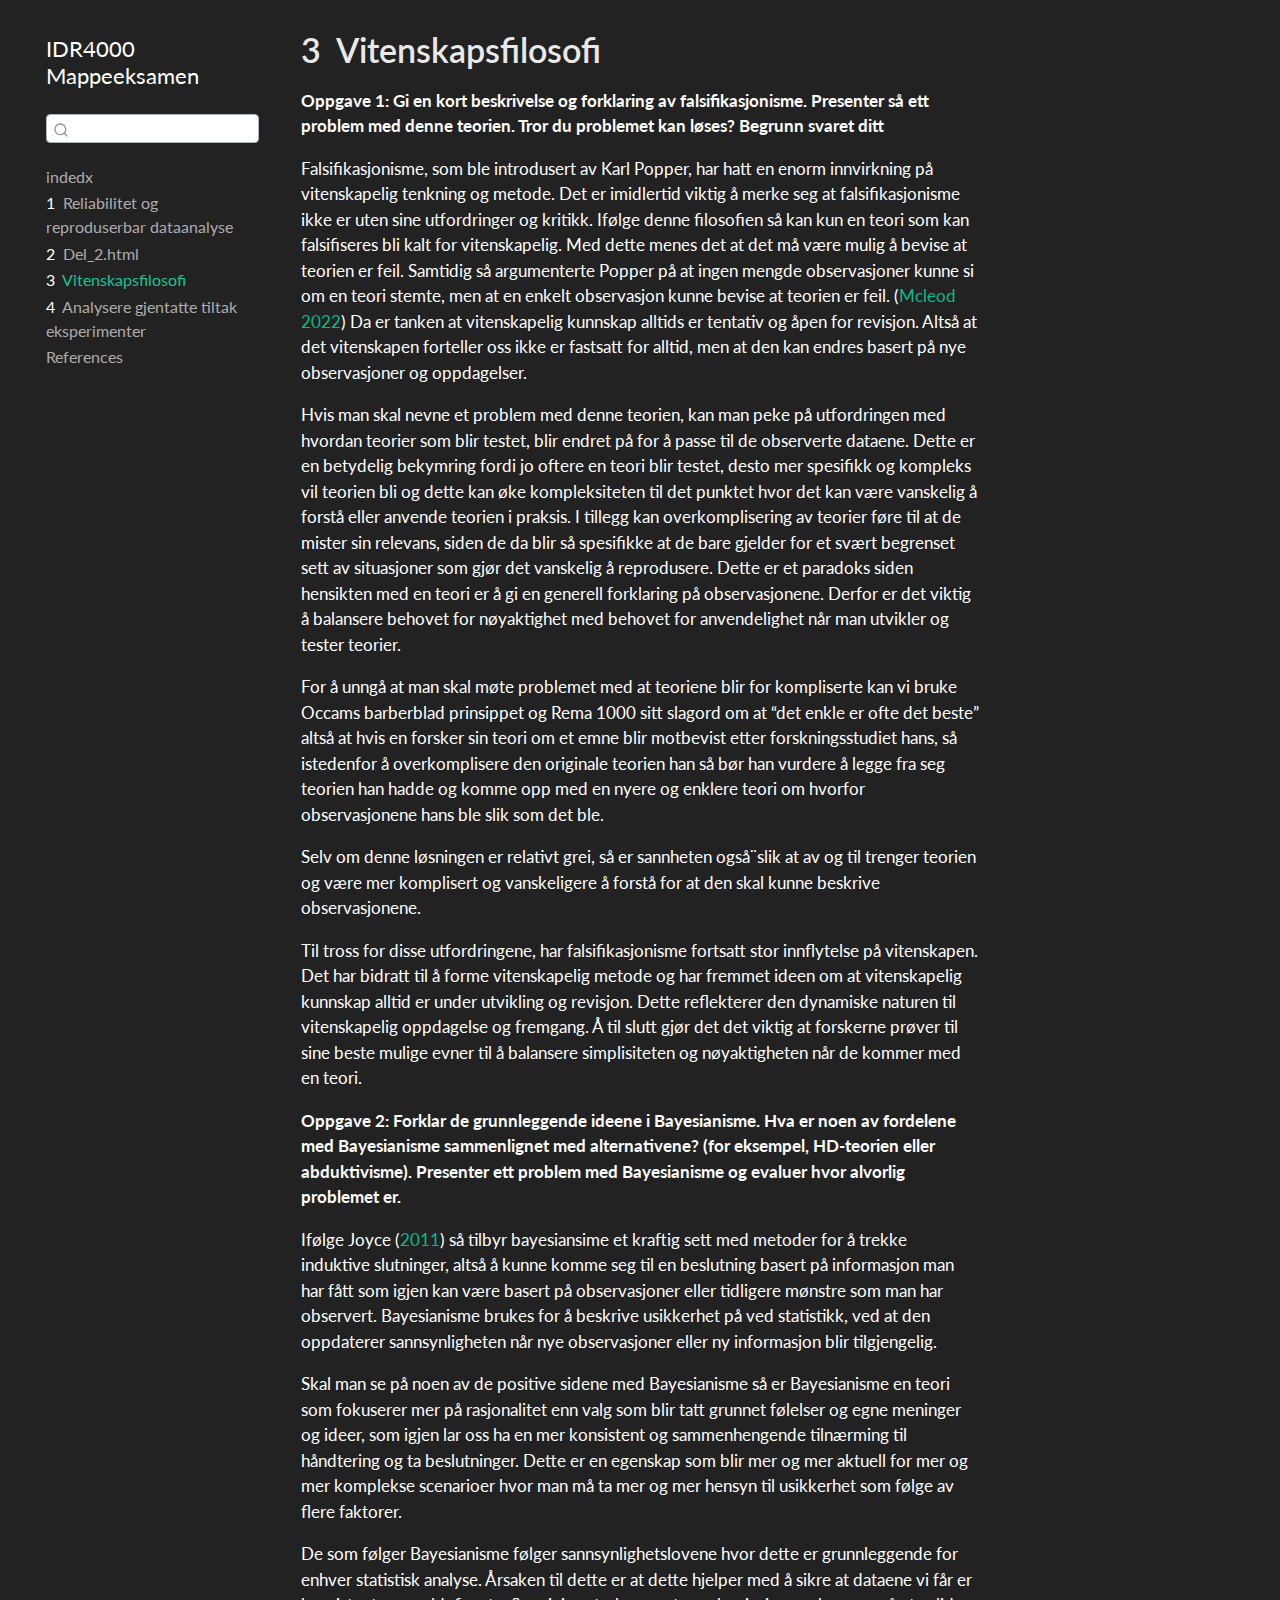
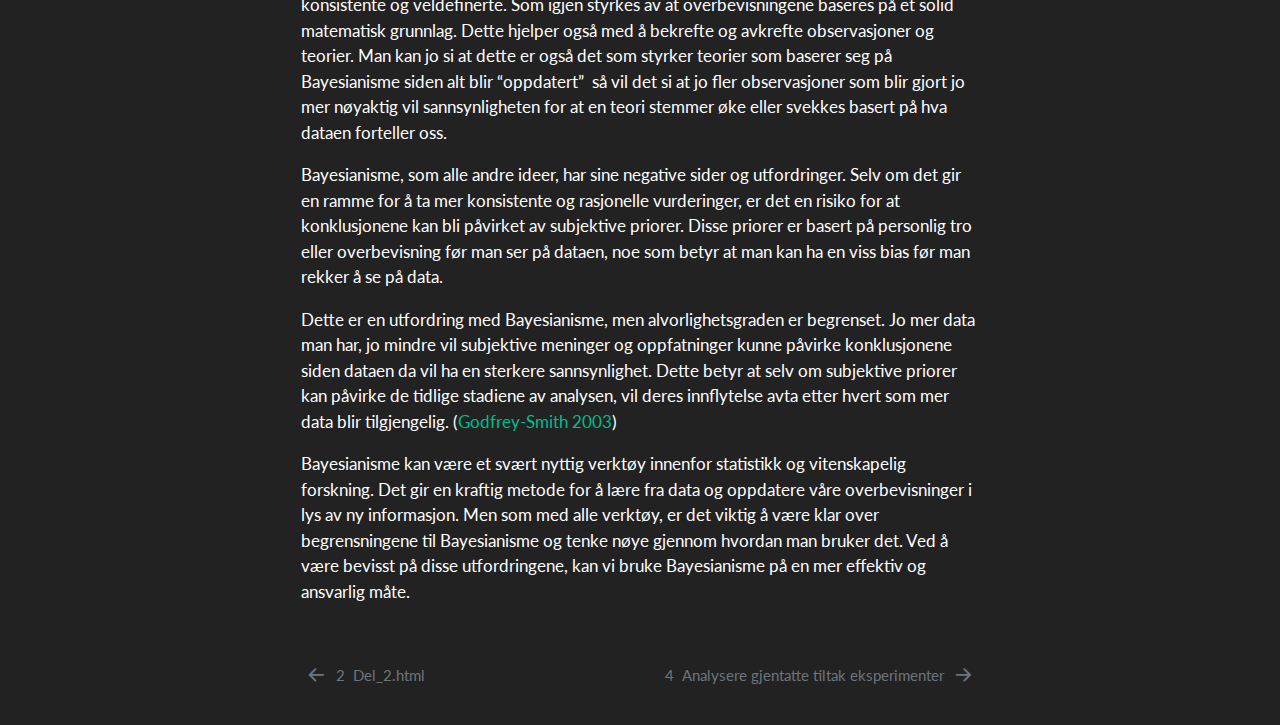
<file: _book/Del_3.html>
<!DOCTYPE html>
<html xmlns="http://www.w3.org/1999/xhtml" lang="en" xml:lang="en"><head>

<meta charset="utf-8">
<meta name="generator" content="quarto-1.3.450">

<meta name="viewport" content="width=device-width, initial-scale=1.0, user-scalable=yes">


<title>IDR4000 Mappeeksamen - 3&nbsp; Vitenskapsfilosofi</title>
<style>
code{white-space: pre-wrap;}
span.smallcaps{font-variant: small-caps;}
div.columns{display: flex; gap: min(4vw, 1.5em);}
div.column{flex: auto; overflow-x: auto;}
div.hanging-indent{margin-left: 1.5em; text-indent: -1.5em;}
ul.task-list{list-style: none;}
ul.task-list li input[type="checkbox"] {
  width: 0.8em;
  margin: 0 0.8em 0.2em -1em; /* quarto-specific, see https://github.com/quarto-dev/quarto-cli/issues/4556 */ 
  vertical-align: middle;
}
/* CSS for citations */
div.csl-bib-body { }
div.csl-entry {
  clear: both;
}
.hanging-indent div.csl-entry {
  margin-left:2em;
  text-indent:-2em;
}
div.csl-left-margin {
  min-width:2em;
  float:left;
}
div.csl-right-inline {
  margin-left:2em;
  padding-left:1em;
}
div.csl-indent {
  margin-left: 2em;
}</style>


<script src="site_libs/quarto-nav/quarto-nav.js"></script>
<script src="site_libs/quarto-nav/headroom.min.js"></script>
<script src="site_libs/clipboard/clipboard.min.js"></script>
<script src="site_libs/quarto-search/autocomplete.umd.js"></script>
<script src="site_libs/quarto-search/fuse.min.js"></script>
<script src="site_libs/quarto-search/quarto-search.js"></script>
<meta name="quarto:offset" content="./">
<link href="./Del_6.html" rel="next">
<link href="./Del_2.html" rel="prev">
<script src="site_libs/quarto-html/quarto.js"></script>
<script src="site_libs/quarto-html/popper.min.js"></script>
<script src="site_libs/quarto-html/tippy.umd.min.js"></script>
<script src="site_libs/quarto-html/anchor.min.js"></script>
<link href="site_libs/quarto-html/tippy.css" rel="stylesheet">
<link href="site_libs/quarto-html/quarto-syntax-highlighting-dark.css" rel="stylesheet" id="quarto-text-highlighting-styles">
<script src="site_libs/bootstrap/bootstrap.min.js"></script>
<link href="site_libs/bootstrap/bootstrap-icons.css" rel="stylesheet">
<link href="site_libs/bootstrap/bootstrap.min.css" rel="stylesheet" id="quarto-bootstrap" data-mode="dark">
<script id="quarto-search-options" type="application/json">{
  "location": "sidebar",
  "copy-button": false,
  "collapse-after": 3,
  "panel-placement": "start",
  "type": "textbox",
  "limit": 20,
  "language": {
    "search-no-results-text": "No results",
    "search-matching-documents-text": "matching documents",
    "search-copy-link-title": "Copy link to search",
    "search-hide-matches-text": "Hide additional matches",
    "search-more-match-text": "more match in this document",
    "search-more-matches-text": "more matches in this document",
    "search-clear-button-title": "Clear",
    "search-detached-cancel-button-title": "Cancel",
    "search-submit-button-title": "Submit",
    "search-label": "Search"
  }
}</script>


</head>

<body class="nav-sidebar floating">

<div id="quarto-search-results"></div>
  <header id="quarto-header" class="headroom fixed-top">
  <nav class="quarto-secondary-nav">
    <div class="container-fluid d-flex">
      <button type="button" class="quarto-btn-toggle btn" data-bs-toggle="collapse" data-bs-target="#quarto-sidebar,#quarto-sidebar-glass" aria-controls="quarto-sidebar" aria-expanded="false" aria-label="Toggle sidebar navigation" onclick="if (window.quartoToggleHeadroom) { window.quartoToggleHeadroom(); }">
        <i class="bi bi-layout-text-sidebar-reverse"></i>
      </button>
      <nav class="quarto-page-breadcrumbs" aria-label="breadcrumb"><ol class="breadcrumb"><li class="breadcrumb-item"><a href="./Del_3.html"><span class="chapter-number">3</span>&nbsp; <span class="chapter-title">Vitenskapsfilosofi</span></a></li></ol></nav>
      <a class="flex-grow-1" role="button" data-bs-toggle="collapse" data-bs-target="#quarto-sidebar,#quarto-sidebar-glass" aria-controls="quarto-sidebar" aria-expanded="false" aria-label="Toggle sidebar navigation" onclick="if (window.quartoToggleHeadroom) { window.quartoToggleHeadroom(); }">      
      </a>
      <button type="button" class="btn quarto-search-button" aria-label="" onclick="window.quartoOpenSearch();">
        <i class="bi bi-search"></i>
      </button>
    </div>
  </nav>
</header>
<!-- content -->
<div id="quarto-content" class="quarto-container page-columns page-rows-contents page-layout-article">
<!-- sidebar -->
  <nav id="quarto-sidebar" class="sidebar collapse collapse-horizontal sidebar-navigation floating overflow-auto">
    <div class="pt-lg-2 mt-2 text-left sidebar-header">
    <div class="sidebar-title mb-0 py-0">
      <a href="./">IDR4000 Mappeeksamen</a> 
    </div>
      </div>
        <div class="mt-2 flex-shrink-0 align-items-center">
        <div class="sidebar-search">
        <div id="quarto-search" class="" title="Search"></div>
        </div>
        </div>
    <div class="sidebar-menu-container"> 
    <ul class="list-unstyled mt-1">
        <li class="sidebar-item">
  <div class="sidebar-item-container"> 
  <a href="./index.html" class="sidebar-item-text sidebar-link">
 <span class="menu-text">indedx</span></a>
  </div>
</li>
        <li class="sidebar-item">
  <div class="sidebar-item-container"> 
  <a href="./Del_1.html" class="sidebar-item-text sidebar-link">
 <span class="menu-text"><span class="chapter-number">1</span>&nbsp; <span class="chapter-title">Reliabilitet og reproduserbar dataanalyse</span></span></a>
  </div>
</li>
        <li class="sidebar-item">
  <div class="sidebar-item-container"> 
  <a href="./Del_2.html" class="sidebar-item-text sidebar-link">
 <span class="menu-text"><span class="chapter-number">2</span>&nbsp; <span class="chapter-title">Del_2.html</span></span></a>
  </div>
</li>
        <li class="sidebar-item">
  <div class="sidebar-item-container"> 
  <a href="./Del_3.html" class="sidebar-item-text sidebar-link active">
 <span class="menu-text"><span class="chapter-number">3</span>&nbsp; <span class="chapter-title">Vitenskapsfilosofi</span></span></a>
  </div>
</li>
        <li class="sidebar-item">
  <div class="sidebar-item-container"> 
  <a href="./Del_6.html" class="sidebar-item-text sidebar-link">
 <span class="menu-text"><span class="chapter-number">4</span>&nbsp; <span class="chapter-title">Analysere gjentatte tiltak eksperimenter</span></span></a>
  </div>
</li>
        <li class="sidebar-item">
  <div class="sidebar-item-container"> 
  <a href="./references.html" class="sidebar-item-text sidebar-link">
 <span class="menu-text">References</span></a>
  </div>
</li>
    </ul>
    </div>
</nav>
<div id="quarto-sidebar-glass" data-bs-toggle="collapse" data-bs-target="#quarto-sidebar,#quarto-sidebar-glass"></div>
<!-- margin-sidebar -->
    <div id="quarto-margin-sidebar" class="sidebar margin-sidebar">
        
    </div>
<!-- main -->
<main class="content" id="quarto-document-content">

<header id="title-block-header" class="quarto-title-block default">
<div class="quarto-title">
<h1 class="title"><span class="chapter-number">3</span>&nbsp; <span class="chapter-title">Vitenskapsfilosofi</span></h1>
</div>



<div class="quarto-title-meta">

    
  
    
  </div>
  

</header>

<p><strong>Oppgave 1: Gi en kort beskrivelse og forklaring av falsifikasjonisme. Presenter så ett problem med denne teorien. Tror du problemet kan løses? Begrunn svaret ditt</strong></p>
<p>Falsifikasjonisme, som ble introdusert av Karl Popper, har hatt en enorm innvirkning på vitenskapelig tenkning og metode. Det er imidlertid viktig å merke seg at falsifikasjonisme ikke er uten sine utfordringer og kritikk. Ifølge denne filosofien så kan kun en teori som kan falsifiseres bli kalt for vitenskapelig. Med dette menes det at det må være mulig å bevise at teorien er feil. Samtidig så argumenterte Popper på at ingen mengde observasjoner kunne si om en teori stemte, men at en enkelt observasjon kunne bevise at teorien er feil. <span class="citation" data-cites="mcleod2022">(<a href="references.html#ref-mcleod2022" role="doc-biblioref">Mcleod 2022</a>)</span> Da er tanken at vitenskapelig kunnskap alltids er tentativ og åpen for revisjon. Altså at det vitenskapen forteller oss ikke er fastsatt for alltid, men at den kan endres basert på nye observasjoner og oppdagelser.</p>
<p>Hvis man skal nevne et problem med denne teorien, kan man peke på utfordringen med hvordan teorier som blir testet, blir endret på for å passe til de observerte dataene. Dette er en betydelig bekymring fordi jo oftere en teori blir testet, desto mer spesifikk og kompleks vil teorien bli og dette kan øke kompleksiteten til det punktet hvor det kan være vanskelig å forstå eller anvende teorien i praksis. I tillegg kan overkomplisering av teorier føre til at de mister sin relevans, siden de da blir så spesifikke at de bare gjelder for et svært begrenset sett av situasjoner som gjør det vanskelig å reprodusere. Dette er et paradoks siden hensikten med en teori er å gi en generell forklaring på observasjonene. Derfor er det viktig å balansere behovet for nøyaktighet med behovet for anvendelighet når man utvikler og tester teorier.</p>
<p>For å unngå at man skal møte problemet med at teoriene blir for kompliserte kan vi bruke Occams barberblad prinsippet og Rema 1000 sitt slagord om at “det enkle er ofte det beste” altså at hvis en forsker sin teori om et emne blir motbevist etter forskningsstudiet hans, så istedenfor å overkomplisere den originale teorien han så bør han vurdere å legge fra seg teorien han hadde og komme opp med en nyere og enklere teori om hvorfor observasjonene hans ble slik som det ble.&nbsp;&nbsp;</p>
<p>Selv om denne løsningen er relativt grei, så er sannheten også¨slik at av og til trenger teorien og være mer komplisert og vanskeligere å forstå for at den skal kunne beskrive observasjonene.</p>
<p>Til tross for disse utfordringene, har falsifikasjonisme fortsatt stor innflytelse på vitenskapen. Det har bidratt til å forme vitenskapelig metode og har fremmet ideen om at vitenskapelig kunnskap alltid er under utvikling og revisjon. Dette reflekterer den dynamiske naturen til vitenskapelig oppdagelse og fremgang. Å til slutt gjør det det viktig at forskerne prøver til sine beste mulige evner til å balansere simplisiteten og nøyaktigheten når de kommer med en teori.</p>
<p><strong>Oppgave 2: Forklar de grunnleggende ideene i Bayesianisme. Hva er noen av fordelene med Bayesianisme sammenlignet med alternativene? (for eksempel, HD-teorien eller abduktivisme). Presenter ett problem med Bayesianisme og evaluer hvor alvorlig problemet er.</strong></p>
<p>Ifølge <span class="citation" data-cites="joyce2011">Joyce (<a href="references.html#ref-joyce2011" role="doc-biblioref">2011</a>)</span> så tilbyr bayesiansime et kraftig sett med metoder for å trekke induktive slutninger, altså å kunne komme seg til en beslutning basert på informasjon man har fått som igjen kan være basert på observasjoner eller tidligere mønstre som man har observert. Bayesianisme brukes for å beskrive usikkerhet på ved statistikk, ved at den oppdaterer sannsynligheten når nye observasjoner eller ny informasjon blir tilgjengelig.</p>
<p>Skal man se på noen av de positive sidene med Bayesianisme så er Bayesianisme en teori som fokuserer mer på rasjonalitet enn valg som blir tatt grunnet følelser og egne meninger og ideer, som igjen lar oss ha en mer konsistent og sammenhengende tilnærming til håndtering og ta beslutninger. Dette er en egenskap som blir mer og mer aktuell for mer og mer komplekse scenarioer hvor man må ta mer og mer hensyn til usikkerhet som følge av flere faktorer.&nbsp;</p>
<p>De som følger Bayesianisme følger sannsynlighetslovene hvor dette er grunnleggende for enhver statistisk analyse. Årsaken til dette er at dette hjelper med å sikre at dataene vi får er konsistente og veldefinerte. Som igjen styrkes av at overbevisningene baseres på et solid matematisk grunnlag. Dette hjelper også med å bekrefte og avkrefte observasjoner og teorier. Man kan jo si at dette er også det som styrker teorier som baserer seg på Bayesianisme siden alt blir “oppdatert”&nbsp; så vil det si at jo fler observasjoner som blir gjort jo mer nøyaktig vil sannsynligheten for at en teori stemmer øke eller svekkes basert på hva dataen forteller oss.</p>
<p>Bayesianisme, som alle andre ideer, har sine negative sider og utfordringer. Selv om det gir en ramme for å ta mer konsistente og rasjonelle vurderinger, er det en risiko for at konklusjonene kan bli påvirket av subjektive priorer. Disse priorer er basert på personlig tro eller overbevisning før man ser på dataen, noe som betyr at man kan ha en viss bias før man rekker å se på data.</p>
<p>Dette er en utfordring med Bayesianisme, men alvorlighetsgraden er begrenset. Jo mer data man har, jo mindre vil subjektive meninger og oppfatninger kunne påvirke konklusjonene siden dataen da vil ha en sterkere sannsynlighet. Dette betyr at selv om subjektive priorer kan påvirke de tidlige stadiene av analysen, vil deres innflytelse avta etter hvert som mer data blir tilgjengelig. <span class="citation" data-cites="godfrey-smith2003">(<a href="references.html#ref-godfrey-smith2003" role="doc-biblioref">Godfrey-Smith 2003</a>)</span></p>
<p>Bayesianisme kan være et svært nyttig verktøy innenfor statistikk og vitenskapelig forskning. Det gir en kraftig metode for å lære fra data og oppdatere våre overbevisninger i lys av ny informasjon. Men som med alle verktøy, er det viktig å være klar over begrensningene til Bayesianisme og tenke nøye gjennom hvordan man bruker det. Ved å være bevisst på disse utfordringene, kan vi bruke Bayesianisme på en mer effektiv og ansvarlig måte.</p>


<div id="refs" class="references csl-bib-body hanging-indent" role="list" style="display: none">
<div id="ref-godfrey-smith2003" class="csl-entry" role="listitem">
Godfrey-Smith, Peter. 2003. <em>Theory and Reality: An Introduction to the Philosophy of Science</em>. Science and Its Conceptual Foundations. Chicago: University of Chicago Press.
</div>
<div id="ref-joyce2011" class="csl-entry" role="listitem">
Joyce, James M. 2011. <span>“The Development of Subjective Bayesianism.”</span> In, 10:415–75. Elsevier. <a href="https://doi.org/10.1016/B978-0-444-52936-7.50012-4">https://doi.org/10.1016/B978-0-444-52936-7.50012-4</a>.
</div>
<div id="ref-mcleod2022" class="csl-entry" role="listitem">
Mcleod, Saul. 2022. <span>“Karl Popper: Falsification Theory.”</span> <a href="https://www.simplypsychology.org/karl-popper.html">https://www.simplypsychology.org/karl-popper.html</a>.
</div>
</div>

</main> <!-- /main -->
<script id="quarto-html-after-body" type="application/javascript">
window.document.addEventListener("DOMContentLoaded", function (event) {
  const toggleBodyColorMode = (bsSheetEl) => {
    const mode = bsSheetEl.getAttribute("data-mode");
    const bodyEl = window.document.querySelector("body");
    if (mode === "dark") {
      bodyEl.classList.add("quarto-dark");
      bodyEl.classList.remove("quarto-light");
    } else {
      bodyEl.classList.add("quarto-light");
      bodyEl.classList.remove("quarto-dark");
    }
  }
  const toggleBodyColorPrimary = () => {
    const bsSheetEl = window.document.querySelector("link#quarto-bootstrap");
    if (bsSheetEl) {
      toggleBodyColorMode(bsSheetEl);
    }
  }
  toggleBodyColorPrimary();  
  const icon = "";
  const anchorJS = new window.AnchorJS();
  anchorJS.options = {
    placement: 'right',
    icon: icon
  };
  anchorJS.add('.anchored');
  const isCodeAnnotation = (el) => {
    for (const clz of el.classList) {
      if (clz.startsWith('code-annotation-')) {                     
        return true;
      }
    }
    return false;
  }
  const clipboard = new window.ClipboardJS('.code-copy-button', {
    text: function(trigger) {
      const codeEl = trigger.previousElementSibling.cloneNode(true);
      for (const childEl of codeEl.children) {
        if (isCodeAnnotation(childEl)) {
          childEl.remove();
        }
      }
      return codeEl.innerText;
    }
  });
  clipboard.on('success', function(e) {
    // button target
    const button = e.trigger;
    // don't keep focus
    button.blur();
    // flash "checked"
    button.classList.add('code-copy-button-checked');
    var currentTitle = button.getAttribute("title");
    button.setAttribute("title", "Copied!");
    let tooltip;
    if (window.bootstrap) {
      button.setAttribute("data-bs-toggle", "tooltip");
      button.setAttribute("data-bs-placement", "left");
      button.setAttribute("data-bs-title", "Copied!");
      tooltip = new bootstrap.Tooltip(button, 
        { trigger: "manual", 
          customClass: "code-copy-button-tooltip",
          offset: [0, -8]});
      tooltip.show();    
    }
    setTimeout(function() {
      if (tooltip) {
        tooltip.hide();
        button.removeAttribute("data-bs-title");
        button.removeAttribute("data-bs-toggle");
        button.removeAttribute("data-bs-placement");
      }
      button.setAttribute("title", currentTitle);
      button.classList.remove('code-copy-button-checked');
    }, 1000);
    // clear code selection
    e.clearSelection();
  });
  function tippyHover(el, contentFn) {
    const config = {
      allowHTML: true,
      content: contentFn,
      maxWidth: 500,
      delay: 100,
      arrow: false,
      appendTo: function(el) {
          return el.parentElement;
      },
      interactive: true,
      interactiveBorder: 10,
      theme: 'quarto',
      placement: 'bottom-start'
    };
    window.tippy(el, config); 
  }
  const noterefs = window.document.querySelectorAll('a[role="doc-noteref"]');
  for (var i=0; i<noterefs.length; i++) {
    const ref = noterefs[i];
    tippyHover(ref, function() {
      // use id or data attribute instead here
      let href = ref.getAttribute('data-footnote-href') || ref.getAttribute('href');
      try { href = new URL(href).hash; } catch {}
      const id = href.replace(/^#\/?/, "");
      const note = window.document.getElementById(id);
      return note.innerHTML;
    });
  }
      let selectedAnnoteEl;
      const selectorForAnnotation = ( cell, annotation) => {
        let cellAttr = 'data-code-cell="' + cell + '"';
        let lineAttr = 'data-code-annotation="' +  annotation + '"';
        const selector = 'span[' + cellAttr + '][' + lineAttr + ']';
        return selector;
      }
      const selectCodeLines = (annoteEl) => {
        const doc = window.document;
        const targetCell = annoteEl.getAttribute("data-target-cell");
        const targetAnnotation = annoteEl.getAttribute("data-target-annotation");
        const annoteSpan = window.document.querySelector(selectorForAnnotation(targetCell, targetAnnotation));
        const lines = annoteSpan.getAttribute("data-code-lines").split(",");
        const lineIds = lines.map((line) => {
          return targetCell + "-" + line;
        })
        let top = null;
        let height = null;
        let parent = null;
        if (lineIds.length > 0) {
            //compute the position of the single el (top and bottom and make a div)
            const el = window.document.getElementById(lineIds[0]);
            top = el.offsetTop;
            height = el.offsetHeight;
            parent = el.parentElement.parentElement;
          if (lineIds.length > 1) {
            const lastEl = window.document.getElementById(lineIds[lineIds.length - 1]);
            const bottom = lastEl.offsetTop + lastEl.offsetHeight;
            height = bottom - top;
          }
          if (top !== null && height !== null && parent !== null) {
            // cook up a div (if necessary) and position it 
            let div = window.document.getElementById("code-annotation-line-highlight");
            if (div === null) {
              div = window.document.createElement("div");
              div.setAttribute("id", "code-annotation-line-highlight");
              div.style.position = 'absolute';
              parent.appendChild(div);
            }
            div.style.top = top - 2 + "px";
            div.style.height = height + 4 + "px";
            let gutterDiv = window.document.getElementById("code-annotation-line-highlight-gutter");
            if (gutterDiv === null) {
              gutterDiv = window.document.createElement("div");
              gutterDiv.setAttribute("id", "code-annotation-line-highlight-gutter");
              gutterDiv.style.position = 'absolute';
              const codeCell = window.document.getElementById(targetCell);
              const gutter = codeCell.querySelector('.code-annotation-gutter');
              gutter.appendChild(gutterDiv);
            }
            gutterDiv.style.top = top - 2 + "px";
            gutterDiv.style.height = height + 4 + "px";
          }
          selectedAnnoteEl = annoteEl;
        }
      };
      const unselectCodeLines = () => {
        const elementsIds = ["code-annotation-line-highlight", "code-annotation-line-highlight-gutter"];
        elementsIds.forEach((elId) => {
          const div = window.document.getElementById(elId);
          if (div) {
            div.remove();
          }
        });
        selectedAnnoteEl = undefined;
      };
      // Attach click handler to the DT
      const annoteDls = window.document.querySelectorAll('dt[data-target-cell]');
      for (const annoteDlNode of annoteDls) {
        annoteDlNode.addEventListener('click', (event) => {
          const clickedEl = event.target;
          if (clickedEl !== selectedAnnoteEl) {
            unselectCodeLines();
            const activeEl = window.document.querySelector('dt[data-target-cell].code-annotation-active');
            if (activeEl) {
              activeEl.classList.remove('code-annotation-active');
            }
            selectCodeLines(clickedEl);
            clickedEl.classList.add('code-annotation-active');
          } else {
            // Unselect the line
            unselectCodeLines();
            clickedEl.classList.remove('code-annotation-active');
          }
        });
      }
  const findCites = (el) => {
    const parentEl = el.parentElement;
    if (parentEl) {
      const cites = parentEl.dataset.cites;
      if (cites) {
        return {
          el,
          cites: cites.split(' ')
        };
      } else {
        return findCites(el.parentElement)
      }
    } else {
      return undefined;
    }
  };
  var bibliorefs = window.document.querySelectorAll('a[role="doc-biblioref"]');
  for (var i=0; i<bibliorefs.length; i++) {
    const ref = bibliorefs[i];
    const citeInfo = findCites(ref);
    if (citeInfo) {
      tippyHover(citeInfo.el, function() {
        var popup = window.document.createElement('div');
        citeInfo.cites.forEach(function(cite) {
          var citeDiv = window.document.createElement('div');
          citeDiv.classList.add('hanging-indent');
          citeDiv.classList.add('csl-entry');
          var biblioDiv = window.document.getElementById('ref-' + cite);
          if (biblioDiv) {
            citeDiv.innerHTML = biblioDiv.innerHTML;
          }
          popup.appendChild(citeDiv);
        });
        return popup.innerHTML;
      });
    }
  }
});
</script>
<nav class="page-navigation">
  <div class="nav-page nav-page-previous">
      <a href="./Del_2.html" class="pagination-link">
        <i class="bi bi-arrow-left-short"></i> <span class="nav-page-text"><span class="chapter-number">2</span>&nbsp; <span class="chapter-title">Del_2.html</span></span>
      </a>          
  </div>
  <div class="nav-page nav-page-next">
      <a href="./Del_6.html" class="pagination-link">
        <span class="nav-page-text"><span class="chapter-number">4</span>&nbsp; <span class="chapter-title">Analysere gjentatte tiltak eksperimenter</span></span> <i class="bi bi-arrow-right-short"></i>
      </a>
  </div>
</nav>
</div> <!-- /content -->



</body></html>
</file>
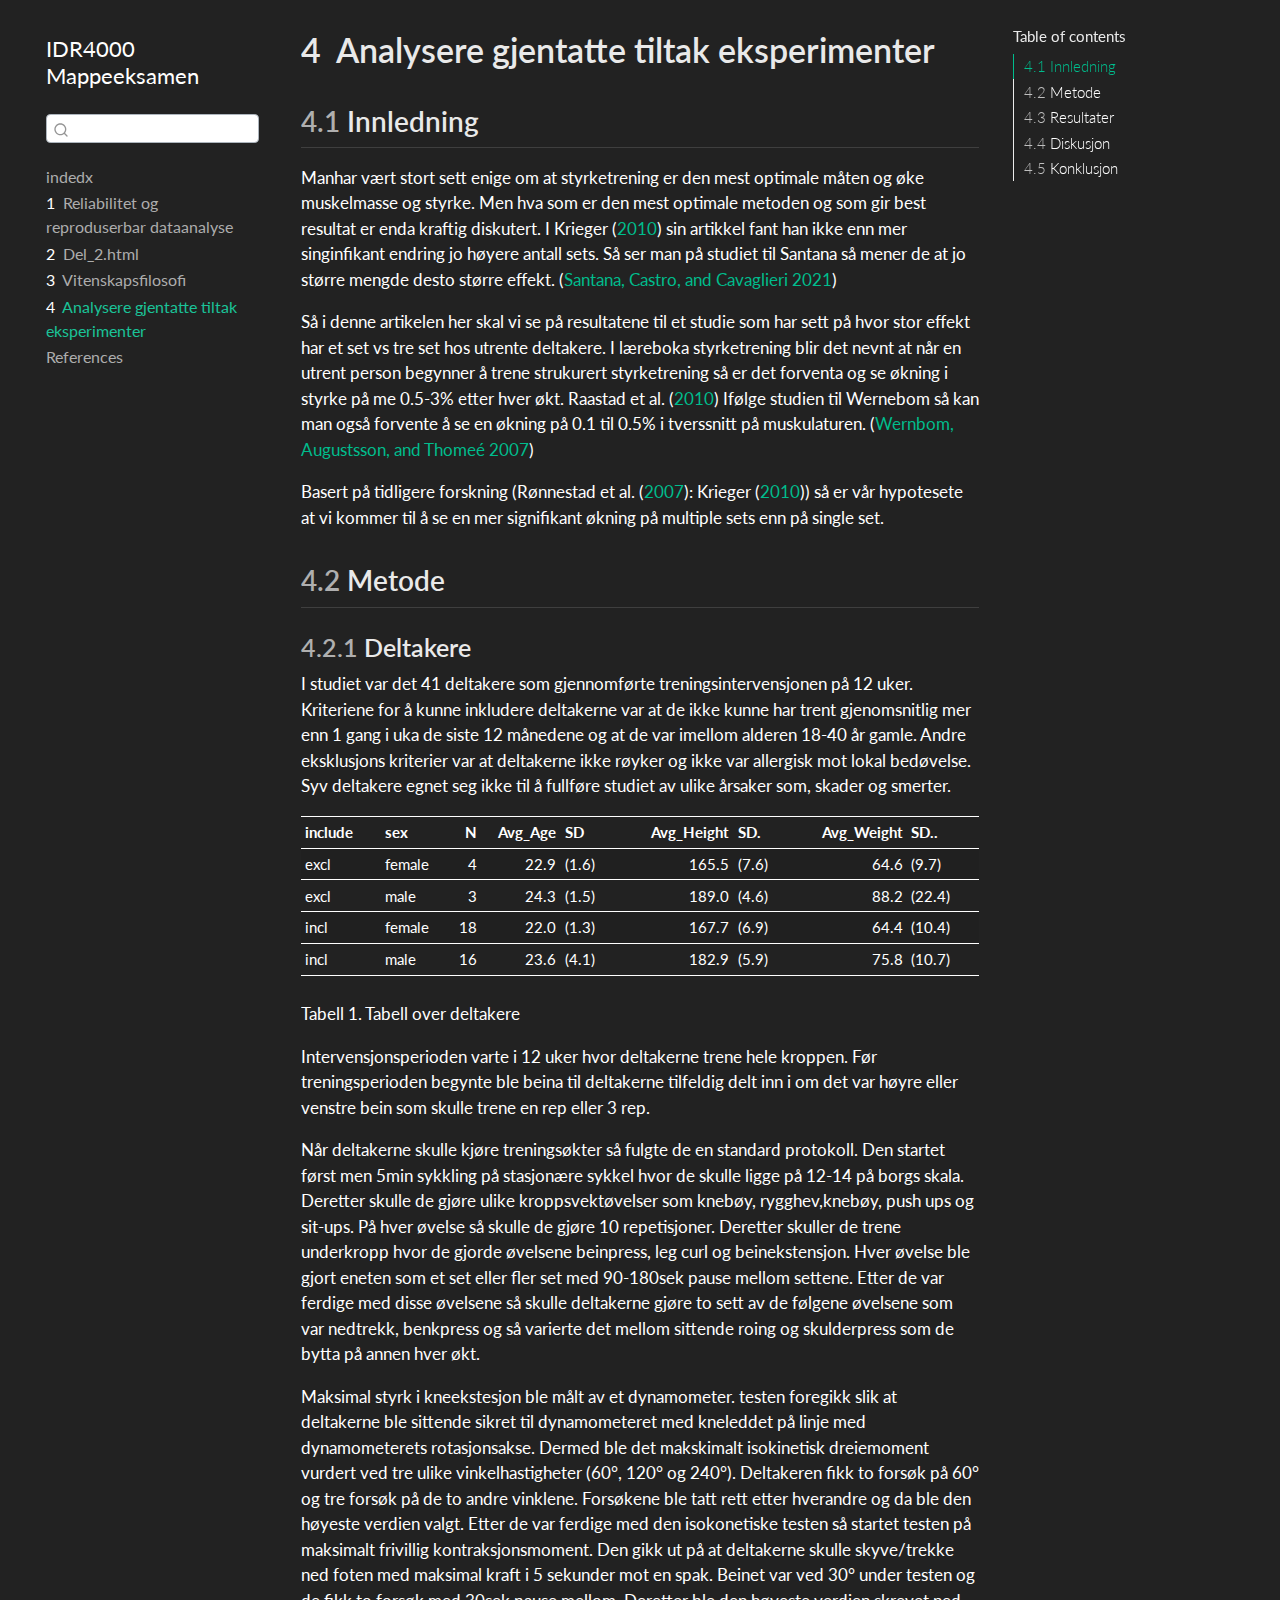
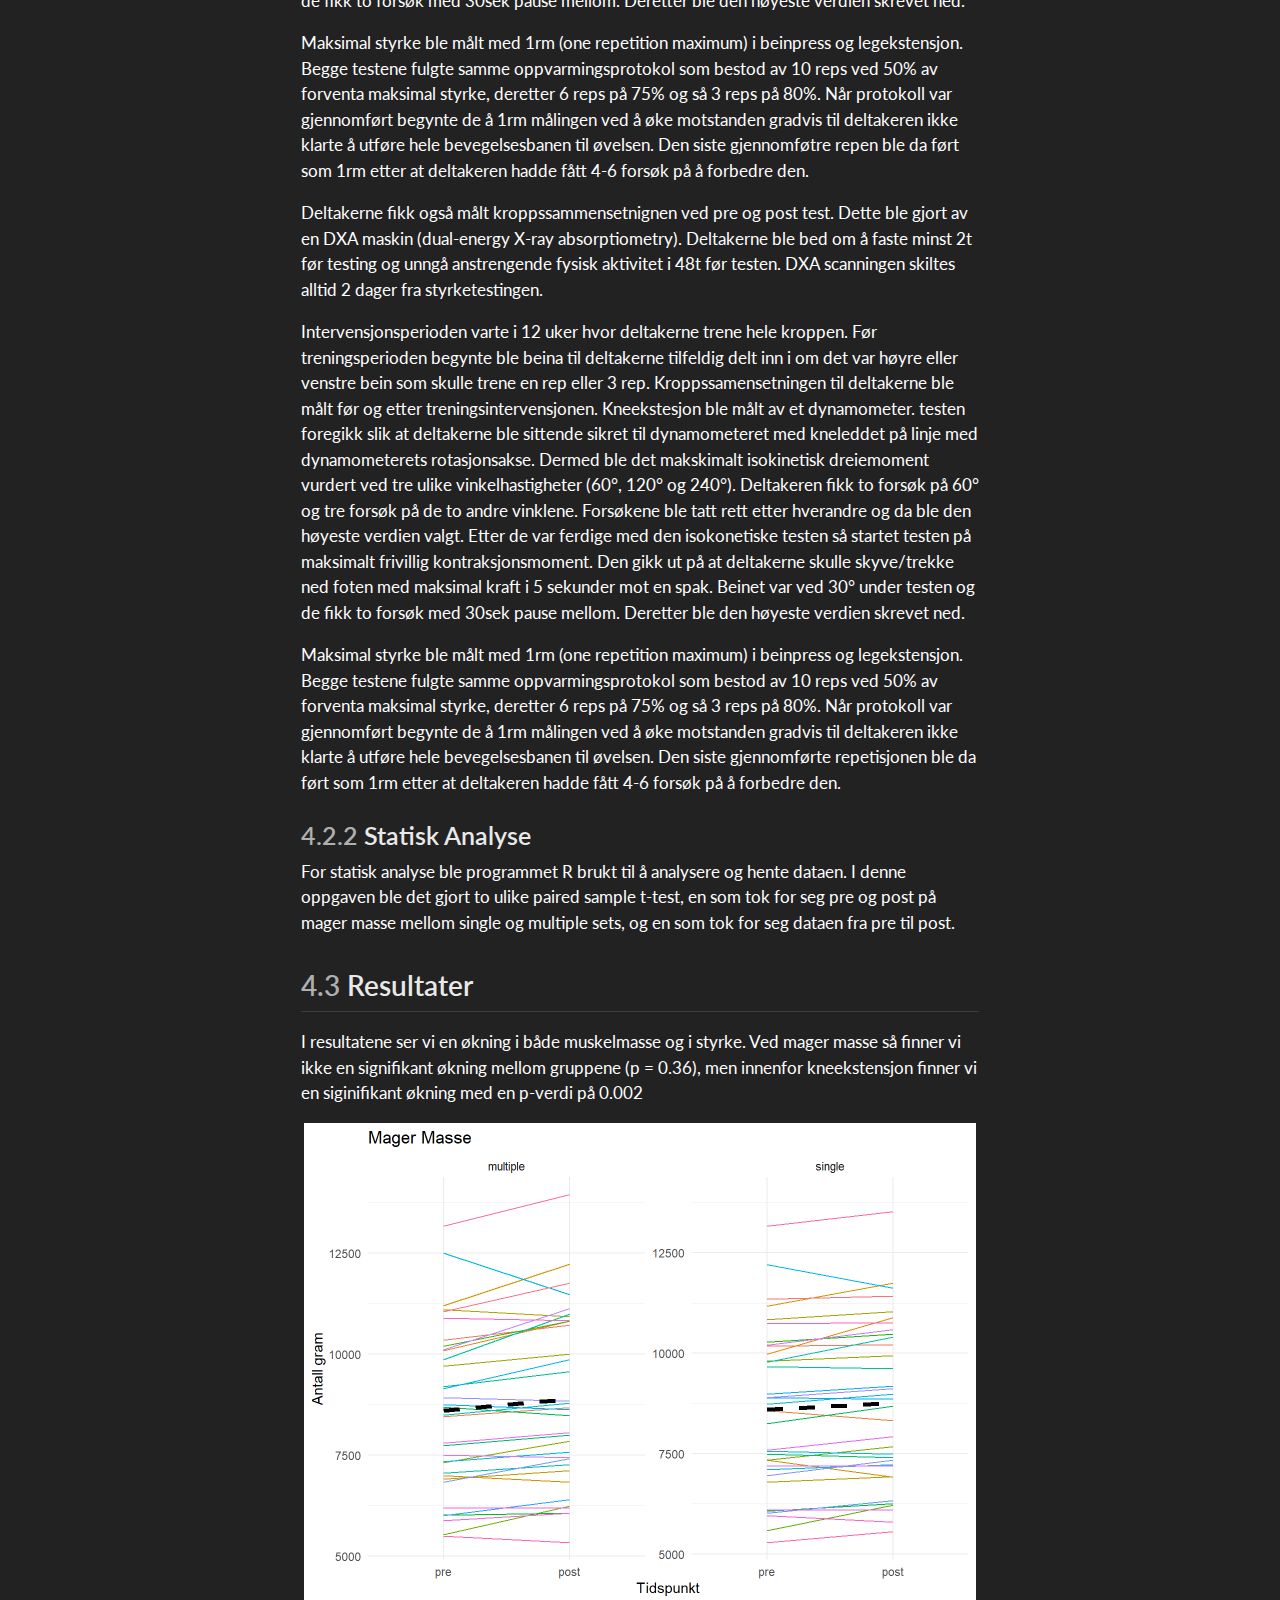
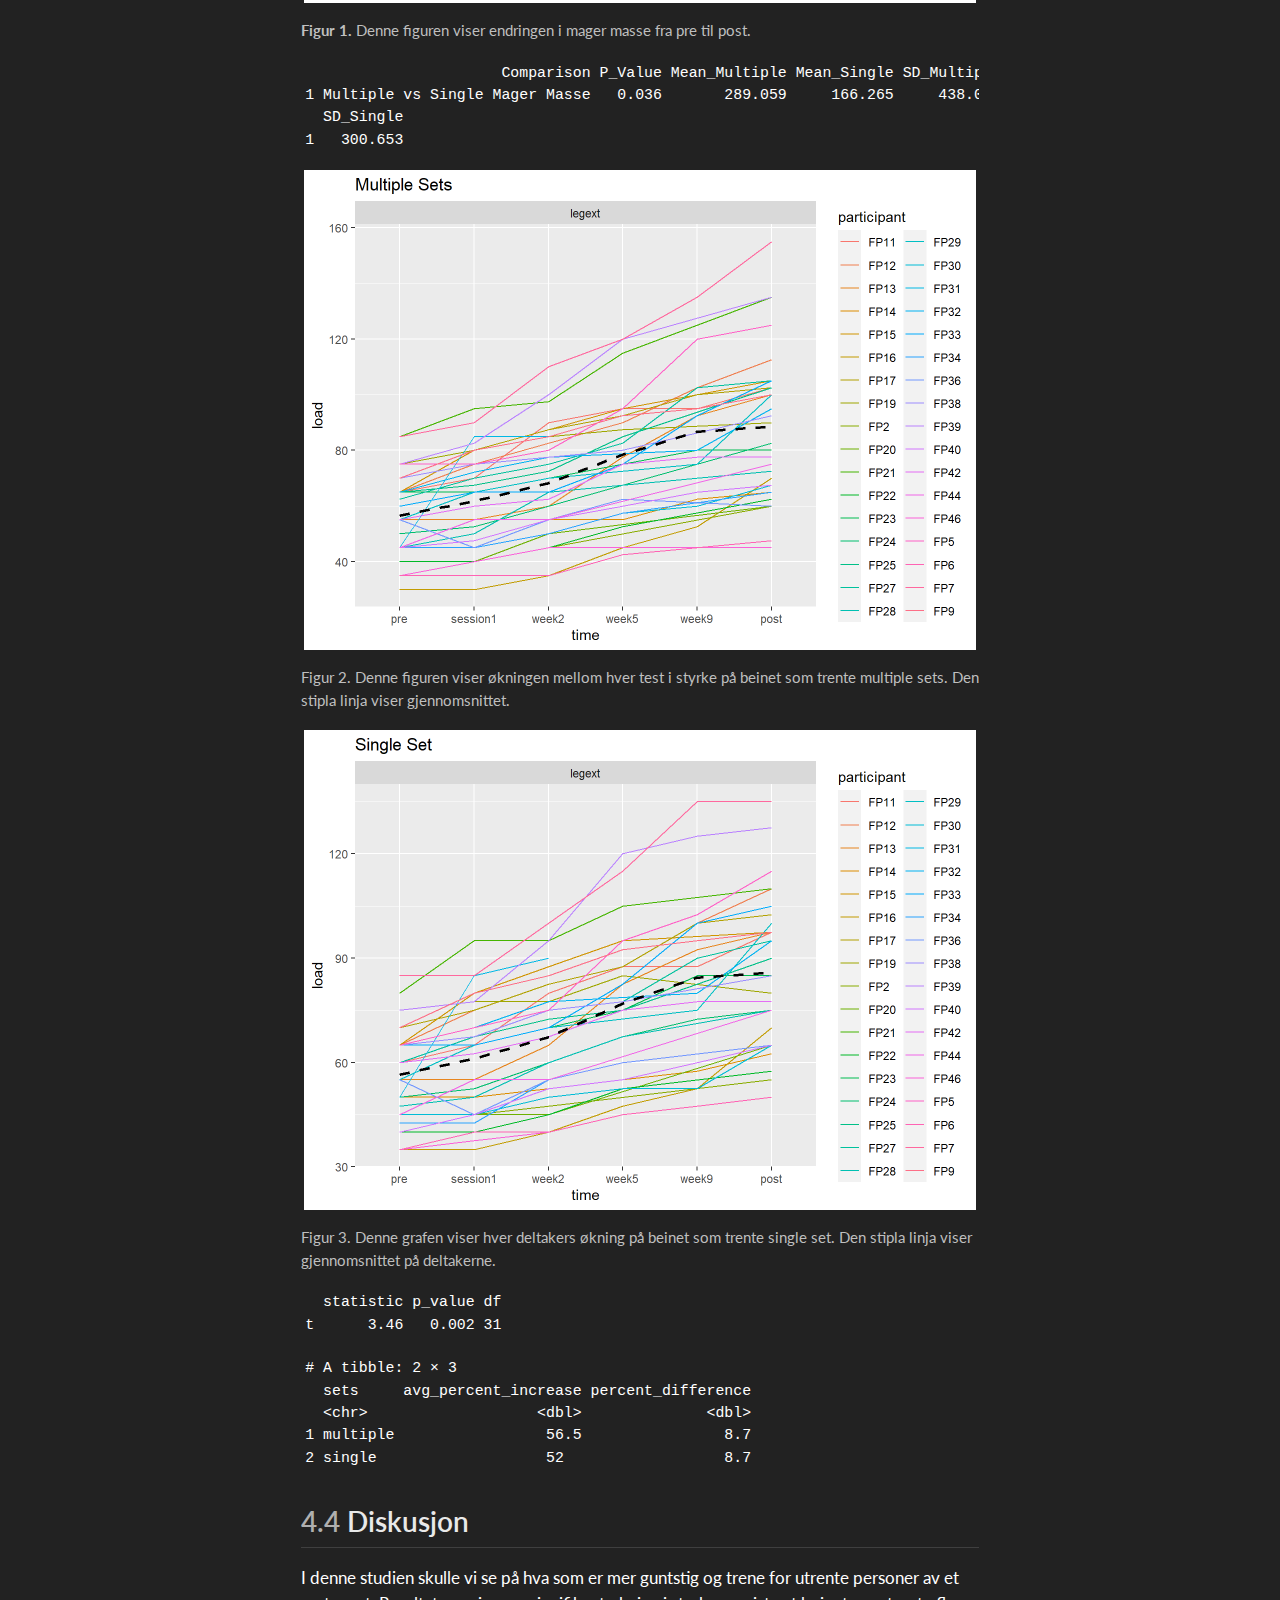
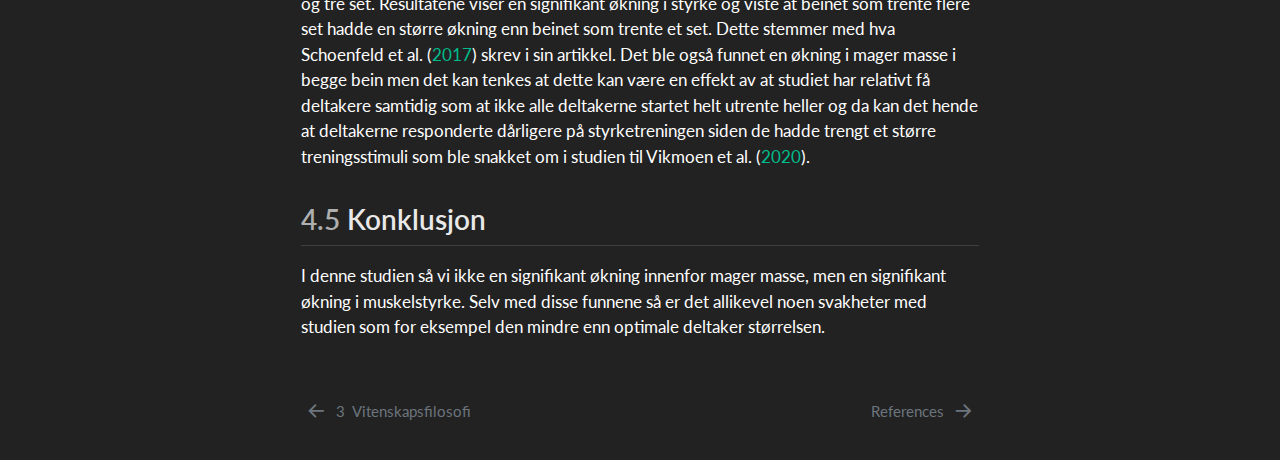
<file: _book/Del_6.html>
<!DOCTYPE html>
<html xmlns="http://www.w3.org/1999/xhtml" lang="en" xml:lang="en"><head>

<meta charset="utf-8">
<meta name="generator" content="quarto-1.3.450">

<meta name="viewport" content="width=device-width, initial-scale=1.0, user-scalable=yes">


<title>IDR4000 Mappeeksamen - 4&nbsp; Analysere gjentatte tiltak eksperimenter</title>
<style>
code{white-space: pre-wrap;}
span.smallcaps{font-variant: small-caps;}
div.columns{display: flex; gap: min(4vw, 1.5em);}
div.column{flex: auto; overflow-x: auto;}
div.hanging-indent{margin-left: 1.5em; text-indent: -1.5em;}
ul.task-list{list-style: none;}
ul.task-list li input[type="checkbox"] {
  width: 0.8em;
  margin: 0 0.8em 0.2em -1em; /* quarto-specific, see https://github.com/quarto-dev/quarto-cli/issues/4556 */ 
  vertical-align: middle;
}
/* CSS for citations */
div.csl-bib-body { }
div.csl-entry {
  clear: both;
}
.hanging-indent div.csl-entry {
  margin-left:2em;
  text-indent:-2em;
}
div.csl-left-margin {
  min-width:2em;
  float:left;
}
div.csl-right-inline {
  margin-left:2em;
  padding-left:1em;
}
div.csl-indent {
  margin-left: 2em;
}</style>


<script src="site_libs/quarto-nav/quarto-nav.js"></script>
<script src="site_libs/quarto-nav/headroom.min.js"></script>
<script src="site_libs/clipboard/clipboard.min.js"></script>
<script src="site_libs/quarto-search/autocomplete.umd.js"></script>
<script src="site_libs/quarto-search/fuse.min.js"></script>
<script src="site_libs/quarto-search/quarto-search.js"></script>
<meta name="quarto:offset" content="./">
<link href="./references.html" rel="next">
<link href="./Del_3.html" rel="prev">
<script src="site_libs/quarto-html/quarto.js"></script>
<script src="site_libs/quarto-html/popper.min.js"></script>
<script src="site_libs/quarto-html/tippy.umd.min.js"></script>
<script src="site_libs/quarto-html/anchor.min.js"></script>
<link href="site_libs/quarto-html/tippy.css" rel="stylesheet">
<link href="site_libs/quarto-html/quarto-syntax-highlighting-dark.css" rel="stylesheet" id="quarto-text-highlighting-styles">
<script src="site_libs/bootstrap/bootstrap.min.js"></script>
<link href="site_libs/bootstrap/bootstrap-icons.css" rel="stylesheet">
<link href="site_libs/bootstrap/bootstrap.min.css" rel="stylesheet" id="quarto-bootstrap" data-mode="dark">
<script id="quarto-search-options" type="application/json">{
  "location": "sidebar",
  "copy-button": false,
  "collapse-after": 3,
  "panel-placement": "start",
  "type": "textbox",
  "limit": 20,
  "language": {
    "search-no-results-text": "No results",
    "search-matching-documents-text": "matching documents",
    "search-copy-link-title": "Copy link to search",
    "search-hide-matches-text": "Hide additional matches",
    "search-more-match-text": "more match in this document",
    "search-more-matches-text": "more matches in this document",
    "search-clear-button-title": "Clear",
    "search-detached-cancel-button-title": "Cancel",
    "search-submit-button-title": "Submit",
    "search-label": "Search"
  }
}</script>


</head>

<body class="nav-sidebar floating">

<div id="quarto-search-results"></div>
  <header id="quarto-header" class="headroom fixed-top">
  <nav class="quarto-secondary-nav">
    <div class="container-fluid d-flex">
      <button type="button" class="quarto-btn-toggle btn" data-bs-toggle="collapse" data-bs-target="#quarto-sidebar,#quarto-sidebar-glass" aria-controls="quarto-sidebar" aria-expanded="false" aria-label="Toggle sidebar navigation" onclick="if (window.quartoToggleHeadroom) { window.quartoToggleHeadroom(); }">
        <i class="bi bi-layout-text-sidebar-reverse"></i>
      </button>
      <nav class="quarto-page-breadcrumbs" aria-label="breadcrumb"><ol class="breadcrumb"><li class="breadcrumb-item"><a href="./Del_6.html"><span class="chapter-number">4</span>&nbsp; <span class="chapter-title">Analysere gjentatte tiltak eksperimenter</span></a></li></ol></nav>
      <a class="flex-grow-1" role="button" data-bs-toggle="collapse" data-bs-target="#quarto-sidebar,#quarto-sidebar-glass" aria-controls="quarto-sidebar" aria-expanded="false" aria-label="Toggle sidebar navigation" onclick="if (window.quartoToggleHeadroom) { window.quartoToggleHeadroom(); }">      
      </a>
      <button type="button" class="btn quarto-search-button" aria-label="" onclick="window.quartoOpenSearch();">
        <i class="bi bi-search"></i>
      </button>
    </div>
  </nav>
</header>
<!-- content -->
<div id="quarto-content" class="quarto-container page-columns page-rows-contents page-layout-article">
<!-- sidebar -->
  <nav id="quarto-sidebar" class="sidebar collapse collapse-horizontal sidebar-navigation floating overflow-auto">
    <div class="pt-lg-2 mt-2 text-left sidebar-header">
    <div class="sidebar-title mb-0 py-0">
      <a href="./">IDR4000 Mappeeksamen</a> 
    </div>
      </div>
        <div class="mt-2 flex-shrink-0 align-items-center">
        <div class="sidebar-search">
        <div id="quarto-search" class="" title="Search"></div>
        </div>
        </div>
    <div class="sidebar-menu-container"> 
    <ul class="list-unstyled mt-1">
        <li class="sidebar-item">
  <div class="sidebar-item-container"> 
  <a href="./index.html" class="sidebar-item-text sidebar-link">
 <span class="menu-text">indedx</span></a>
  </div>
</li>
        <li class="sidebar-item">
  <div class="sidebar-item-container"> 
  <a href="./Del_1.html" class="sidebar-item-text sidebar-link">
 <span class="menu-text"><span class="chapter-number">1</span>&nbsp; <span class="chapter-title">Reliabilitet og reproduserbar dataanalyse</span></span></a>
  </div>
</li>
        <li class="sidebar-item">
  <div class="sidebar-item-container"> 
  <a href="./Del_2.html" class="sidebar-item-text sidebar-link">
 <span class="menu-text"><span class="chapter-number">2</span>&nbsp; <span class="chapter-title">Del_2.html</span></span></a>
  </div>
</li>
        <li class="sidebar-item">
  <div class="sidebar-item-container"> 
  <a href="./Del_3.html" class="sidebar-item-text sidebar-link">
 <span class="menu-text"><span class="chapter-number">3</span>&nbsp; <span class="chapter-title">Vitenskapsfilosofi</span></span></a>
  </div>
</li>
        <li class="sidebar-item">
  <div class="sidebar-item-container"> 
  <a href="./Del_6.html" class="sidebar-item-text sidebar-link active">
 <span class="menu-text"><span class="chapter-number">4</span>&nbsp; <span class="chapter-title">Analysere gjentatte tiltak eksperimenter</span></span></a>
  </div>
</li>
        <li class="sidebar-item">
  <div class="sidebar-item-container"> 
  <a href="./references.html" class="sidebar-item-text sidebar-link">
 <span class="menu-text">References</span></a>
  </div>
</li>
    </ul>
    </div>
</nav>
<div id="quarto-sidebar-glass" data-bs-toggle="collapse" data-bs-target="#quarto-sidebar,#quarto-sidebar-glass"></div>
<!-- margin-sidebar -->
    <div id="quarto-margin-sidebar" class="sidebar margin-sidebar">
        <nav id="TOC" role="doc-toc" class="toc-active">
    <h2 id="toc-title">Table of contents</h2>
   
  <ul>
  <li><a href="#innledning" id="toc-innledning" class="nav-link active" data-scroll-target="#innledning"><span class="header-section-number">4.1</span> Innledning</a></li>
  <li><a href="#metode" id="toc-metode" class="nav-link" data-scroll-target="#metode"><span class="header-section-number">4.2</span> Metode</a>
  <ul class="collapse">
  <li><a href="#deltakere" id="toc-deltakere" class="nav-link" data-scroll-target="#deltakere"><span class="header-section-number">4.2.1</span> Deltakere</a></li>
  <li><a href="#statisk-analyse" id="toc-statisk-analyse" class="nav-link" data-scroll-target="#statisk-analyse"><span class="header-section-number">4.2.2</span> Statisk Analyse</a></li>
  </ul></li>
  <li><a href="#resultater" id="toc-resultater" class="nav-link" data-scroll-target="#resultater"><span class="header-section-number">4.3</span> Resultater</a></li>
  <li><a href="#diskusjon" id="toc-diskusjon" class="nav-link" data-scroll-target="#diskusjon"><span class="header-section-number">4.4</span> Diskusjon</a></li>
  <li><a href="#konklusjon" id="toc-konklusjon" class="nav-link" data-scroll-target="#konklusjon"><span class="header-section-number">4.5</span> Konklusjon</a></li>
  </ul>
</nav>
    </div>
<!-- main -->
<main class="content" id="quarto-document-content">

<header id="title-block-header" class="quarto-title-block default">
<div class="quarto-title">
<h1 class="title"><span class="chapter-number">4</span>&nbsp; <span class="chapter-title">Analysere gjentatte tiltak eksperimenter</span></h1>
</div>



<div class="quarto-title-meta">

    
  
    
  </div>
  

</header>

<section id="innledning" class="level2" data-number="4.1">
<h2 data-number="4.1" class="anchored" data-anchor-id="innledning"><span class="header-section-number">4.1</span> Innledning</h2>
<p>Manhar vært stort sett enige om at styrketrening er den mest optimale måten og øke muskelmasse og styrke. Men hva som er den mest optimale metoden og som gir best resultat er enda kraftig diskutert. I <span class="citation" data-cites="krieger2010">Krieger (<a href="references.html#ref-krieger2010" role="doc-biblioref">2010</a>)</span> sin artikkel fant han ikke enn mer singinfikant endring jo høyere antall sets. Så ser man på studiet til Santana så mener de at jo større mengde desto større effekt. <span class="citation" data-cites="santana2021">(<a href="references.html#ref-santana2021" role="doc-biblioref">Santana, Castro, and Cavaglieri 2021</a>)</span></p>
<p>Så i denne artikelen her skal vi se på resultatene til et studie som har sett på hvor stor effekt har et set vs tre set hos utrente deltakere. I læreboka styrketrening blir det nevnt at når en utrent person begynner å trene strukurert styrketrening så er det forventa og se økning i styrke på me 0.5-3% etter hver økt. <span class="citation" data-cites="raastad2010">Raastad et al. (<a href="references.html#ref-raastad2010" role="doc-biblioref">2010</a>)</span> Ifølge studien til Wernebom så kan man også forvente å se en økning på 0.1 til 0.5% i tverssnitt på muskulaturen. <span class="citation" data-cites="wernbom2007">(<a href="references.html#ref-wernbom2007" role="doc-biblioref">Wernbom, Augustsson, and Thomeé 2007</a>)</span></p>
<p>Basert på tidligere forskning (<span class="citation" data-cites="rønnestad2007">Rønnestad et al. (<a href="references.html#ref-rønnestad2007" role="doc-biblioref">2007</a>)</span>: <span class="citation" data-cites="krieger2010">Krieger (<a href="references.html#ref-krieger2010" role="doc-biblioref">2010</a>)</span>) så er vår hypotesete at vi kommer til å se en mer signifikant økning på multiple sets enn på single set.</p>
</section>
<section id="metode" class="level2" data-number="4.2">
<h2 data-number="4.2" class="anchored" data-anchor-id="metode"><span class="header-section-number">4.2</span> Metode</h2>
<section id="deltakere" class="level3" data-number="4.2.1">
<h3 data-number="4.2.1" class="anchored" data-anchor-id="deltakere"><span class="header-section-number">4.2.1</span> Deltakere</h3>
<p>I studiet var det 41 deltakere som gjennomførte treningsintervensjonen på 12 uker. Kriteriene for å kunne inkludere deltakerne var at de ikke kunne har trent gjenomsnitlig mer enn 1 gang i uka de siste 12 månedene og at de var imellom alderen 18-40 år gamle. Andre eksklusjons kriterier var at deltakerne ikke røyker og ikke var allergisk mot lokal bedøvelse. Syv deltakere egnet seg ikke til å fullføre studiet av ulike årsaker som, skader og smerter.</p>
<div class="cell">
<div class="cell-output-display">
<table class="table table-sm table-striped small">
<colgroup>
<col style="width: 11%">
<col style="width: 10%">
<col style="width: 4%">
<col style="width: 11%">
<col style="width: 8%">
<col style="width: 16%">
<col style="width: 8%">
<col style="width: 16%">
<col style="width: 10%">
</colgroup>
<thead>
<tr class="header">
<th style="text-align: left;">include</th>
<th style="text-align: left;">sex</th>
<th style="text-align: right;">N</th>
<th style="text-align: right;">Avg_Age</th>
<th style="text-align: left;">SD</th>
<th style="text-align: right;">Avg_Height</th>
<th style="text-align: left;">SD.</th>
<th style="text-align: right;">Avg_Weight</th>
<th style="text-align: left;">SD..</th>
</tr>
</thead>
<tbody>
<tr class="odd">
<td style="text-align: left;">excl</td>
<td style="text-align: left;">female</td>
<td style="text-align: right;">4</td>
<td style="text-align: right;">22.9</td>
<td style="text-align: left;">(1.6)</td>
<td style="text-align: right;">165.5</td>
<td style="text-align: left;">(7.6)</td>
<td style="text-align: right;">64.6</td>
<td style="text-align: left;">(9.7)</td>
</tr>
<tr class="even">
<td style="text-align: left;">excl</td>
<td style="text-align: left;">male</td>
<td style="text-align: right;">3</td>
<td style="text-align: right;">24.3</td>
<td style="text-align: left;">(1.5)</td>
<td style="text-align: right;">189.0</td>
<td style="text-align: left;">(4.6)</td>
<td style="text-align: right;">88.2</td>
<td style="text-align: left;">(22.4)</td>
</tr>
<tr class="odd">
<td style="text-align: left;">incl</td>
<td style="text-align: left;">female</td>
<td style="text-align: right;">18</td>
<td style="text-align: right;">22.0</td>
<td style="text-align: left;">(1.3)</td>
<td style="text-align: right;">167.7</td>
<td style="text-align: left;">(6.9)</td>
<td style="text-align: right;">64.4</td>
<td style="text-align: left;">(10.4)</td>
</tr>
<tr class="even">
<td style="text-align: left;">incl</td>
<td style="text-align: left;">male</td>
<td style="text-align: right;">16</td>
<td style="text-align: right;">23.6</td>
<td style="text-align: left;">(4.1)</td>
<td style="text-align: right;">182.9</td>
<td style="text-align: left;">(5.9)</td>
<td style="text-align: right;">75.8</td>
<td style="text-align: left;">(10.7)</td>
</tr>
</tbody>
</table>
<p>Tabell 1. Tabell over deltakere</p>
</div>
</div>
<p>Intervensjonsperioden varte i 12 uker hvor deltakerne trene hele kroppen. Før treningsperioden begynte ble beina til deltakerne tilfeldig delt inn i om det var høyre eller venstre bein som skulle trene en rep eller 3 rep.</p>
<p>Når deltakerne skulle kjøre treningsøkter så fulgte de en standard protokoll. Den startet først men 5min sykkling på stasjonære sykkel hvor de skulle ligge på 12-14 på borgs skala. Deretter skulle de gjøre ulike kroppsvektøvelser som knebøy, rygghev,knebøy, push ups og sit-ups. På hver øvelse så skulle de gjøre 10 repetisjoner. Deretter skuller de trene underkropp hvor de gjorde øvelsene beinpress, leg curl og beinekstensjon. Hver øvelse ble gjort eneten som et set eller fler set med 90-180sek pause mellom settene. Etter de var ferdige med disse øvelsene så skulle deltakerne gjøre to sett av de følgene øvelsene som var nedtrekk, benkpress og så varierte det mellom sittende roing og skulderpress som de bytta på annen hver økt.</p>
<p>Maksimal styrk i kneekstesjon ble målt av et dynamometer. testen foregikk slik at deltakerne ble sittende sikret til dynamometeret med kneleddet på linje med dynamometerets rotasjonsakse. Dermed ble det makskimalt isokinetisk dreiemoment vurdert ved tre ulike vinkelhastigheter (60°, 120° og 240°). Deltakeren fikk to forsøk på 60° og tre forsøk på de to andre vinklene. Forsøkene ble tatt rett etter hverandre og da ble den høyeste verdien valgt. Etter de var ferdige med den isokonetiske testen så startet testen på maksimalt frivillig kontraksjonsmoment. Den gikk ut på at deltakerne skulle skyve/trekke ned foten med maksimal kraft i 5 sekunder mot en spak. Beinet var ved 30° under testen og de fikk to forsøk med 30sek pause mellom. Deretter ble den høyeste verdien skrevet ned.</p>
<p>Maksimal styrke ble målt med 1rm (one repetition maximum) i beinpress og legekstensjon. Begge testene fulgte samme oppvarmingsprotokol som bestod av 10 reps ved 50% av forventa maksimal styrke, deretter 6 reps på 75% og så 3 reps på 80%. Når protokoll var gjennomført begynte de å 1rm målingen ved å øke motstanden gradvis til deltakeren ikke klarte å utføre hele bevegelsesbanen til øvelsen. Den siste gjennomføtre repen ble da ført som 1rm etter at deltakeren hadde fått 4-6 forsøk på å forbedre den.</p>
<p>Deltakerne fikk også målt kroppssammensetnignen ved pre og post test. Dette ble gjort av en DXA maskin (dual-energy X-ray absorptiometry). Deltakerne ble bed om å faste minst 2t før testing og unngå anstrengende fysisk aktivitet i 48t før testen. DXA scanningen skiltes alltid 2 dager fra styrketestingen.</p>
<p>Intervensjonsperioden varte i 12 uker hvor deltakerne trene hele kroppen. Før treningsperioden begynte ble beina til deltakerne tilfeldig delt inn i om det var høyre eller venstre bein som skulle trene en rep eller 3 rep. Kroppssamensetningen til deltakerne ble målt før og etter treningsintervensjonen. Kneekstesjon ble målt av et dynamometer. testen foregikk slik at deltakerne ble sittende sikret til dynamometeret med kneleddet på linje med dynamometerets rotasjonsakse. Dermed ble det makskimalt isokinetisk dreiemoment vurdert ved tre ulike vinkelhastigheter (60°, 120° og 240°). Deltakeren fikk to forsøk på 60° og tre forsøk på de to andre vinklene. Forsøkene ble tatt rett etter hverandre og da ble den høyeste verdien valgt. Etter de var ferdige med den isokonetiske testen så startet testen på maksimalt frivillig kontraksjonsmoment. Den gikk ut på at deltakerne skulle skyve/trekke ned foten med maksimal kraft i 5 sekunder mot en spak. Beinet var ved 30° under testen og de fikk to forsøk med 30sek pause mellom. Deretter ble den høyeste verdien skrevet ned.</p>
<p>Maksimal styrke ble målt med 1rm (one repetition maximum) i beinpress og legekstensjon. Begge testene fulgte samme oppvarmingsprotokol som bestod av 10 reps ved 50% av forventa maksimal styrke, deretter 6 reps på 75% og så 3 reps på 80%. Når protokoll var gjennomført begynte de å 1rm målingen ved å øke motstanden gradvis til deltakeren ikke klarte å utføre hele bevegelsesbanen til øvelsen. Den siste gjennomførte repetisjonen ble da ført som 1rm etter at deltakeren hadde fått 4-6 forsøk på å forbedre den.</p>
</section>
<section id="statisk-analyse" class="level3" data-number="4.2.2">
<h3 data-number="4.2.2" class="anchored" data-anchor-id="statisk-analyse"><span class="header-section-number">4.2.2</span> Statisk Analyse</h3>
<p>For statisk analyse ble programmet R brukt til å analysere og hente dataen. I denne oppgaven ble det gjort to ulike paired sample t-test, en som tok for seg pre og post på mager masse mellom single og multiple sets, og en som tok for seg dataen fra pre til post.</p>
</section>
</section>
<section id="resultater" class="level2" data-number="4.3">
<h2 data-number="4.3" class="anchored" data-anchor-id="resultater"><span class="header-section-number">4.3</span> Resultater</h2>
<p>I resultatene ser vi en økning i både muskelmasse og i styrke. Ved mager masse så finner vi ikke en signifikant økning mellom gruppene (p = 0.36), men innenfor kneekstensjon finner vi en siginifikant økning med en p-verdi på 0.002</p>
<div class="cell">
<div class="cell-output-display">
<div class="quarto-figure quarto-figure-center">
<figure class="figure">
<p><img src="Del_6_files/figure-html/pre post lean mass-1.png" class="img-fluid figure-img" width="672"></p>
<figcaption class="figure-caption"><strong>Figur 1.</strong> Denne figuren viser endringen i mager masse fra pre til post.</figcaption>
</figure>
</div>
</div>
</div>
<div class="cell">
<div class="cell-output cell-output-stdout">
<pre><code>                      Comparison P_Value Mean_Multiple Mean_Single SD_Multiple
1 Multiple vs Single Mager Masse   0.036       289.059     166.265     438.007
  SD_Single
1   300.653</code></pre>
</div>
</div>
<div class="cell">
<div class="cell-output-display">
<div class="quarto-figure quarto-figure-center">
<figure class="figure">
<p><img src="Del_6_files/figure-html/unnamed-chunk-7-1.png" class="img-fluid figure-img" width="672"></p>
<figcaption class="figure-caption">Figur 2. Denne figuren viser økningen mellom hver test i styrke på beinet som trente multiple sets. Den stipla linja viser gjennomsnittet.</figcaption>
</figure>
</div>
</div>
</div>
<div class="cell">
<div class="cell-output-display">
<div class="quarto-figure quarto-figure-center">
<figure class="figure">
<p><img src="Del_6_files/figure-html/single set-1.png" class="img-fluid figure-img" width="672"></p>
<figcaption class="figure-caption">Figur 3. Denne grafen viser hver deltakers økning på beinet som trente single set. Den stipla linja viser gjennomsnittet på deltakerne.</figcaption>
</figure>
</div>
</div>
</div>
<div class="cell">
<div class="cell-output cell-output-stdout">
<pre><code>  statistic p_value df
t      3.46   0.002 31</code></pre>
</div>
</div>
<div class="cell">
<div class="cell-output cell-output-stdout">
<pre><code># A tibble: 2 × 3
  sets     avg_percent_increase percent_difference
  &lt;chr&gt;                   &lt;dbl&gt;              &lt;dbl&gt;
1 multiple                 56.5                8.7
2 single                   52                  8.7</code></pre>
</div>
</div>
</section>
<section id="diskusjon" class="level2" data-number="4.4">
<h2 data-number="4.4" class="anchored" data-anchor-id="diskusjon"><span class="header-section-number">4.4</span> Diskusjon</h2>
<p>I denne studien skulle vi se på hva som er mer guntstig og trene for utrente personer av et og tre set. Resultatene viser en signifikant økning i styrke og viste at beinet som trente flere set hadde en større økning enn beinet som trente et set. Dette stemmer med hva <span class="citation" data-cites="schoenfeld2017">Schoenfeld et al. (<a href="references.html#ref-schoenfeld2017" role="doc-biblioref">2017</a>)</span> skrev i sin artikkel. Det ble også funnet en økning i mager masse i begge bein men det kan tenkes at dette kan være en effekt av at studiet har relativt få deltakere samtidig som at ikke alle deltakerne startet helt utrente heller og da kan det hende at deltakerne responderte dårligere på styrketreningen siden de hadde trengt et større treningsstimuli som ble snakket om i studien til <span class="citation" data-cites="vikmoen2020">Vikmoen et al. (<a href="references.html#ref-vikmoen2020" role="doc-biblioref">2020</a>)</span>.</p>
</section>
<section id="konklusjon" class="level2" data-number="4.5">
<h2 data-number="4.5" class="anchored" data-anchor-id="konklusjon"><span class="header-section-number">4.5</span> Konklusjon</h2>
<p>I denne studien så vi ikke en signifikant økning innenfor mager masse, men en signifikant økning i muskelstyrke. Selv med disse funnene så er det allikevel noen svakheter med studien som for eksempel den mindre enn optimale deltaker størrelsen.</p>


<div id="refs" class="references csl-bib-body hanging-indent" role="list" style="display: none">
<div id="ref-krieger2010" class="csl-entry" role="listitem">
Krieger, James W. 2010. <span>“Single vs. multiple sets of resistance exercise for muscle hypertrophy: a meta-analysis.”</span> <em>Journal of Strength and Conditioning Research</em> 24 (4): 1150–59. <a href="https://doi.org/10.1519/JSC.0b013e3181d4d436">https://doi.org/10.1519/JSC.0b013e3181d4d436</a>.
</div>
<div id="ref-raastad2010" class="csl-entry" role="listitem">
Raastad, Truls, Paulsen, Gøran, Per E. Refsnes, Bent R. Rønnestad, and Alexander R. Wisnes. 2010. <em>Styrketrening i Teori Og Praksis</em>. Gylendal undervisning.
</div>
<div id="ref-rønnestad2007" class="csl-entry" role="listitem">
Rønnestad, Bent R., Wilhelm Egeland, Nils H. Kvamme, Per E. Refsnes, Fawzi Kadi, and Truls Raastad. 2007. <span>“DISSIMILAR EFFECTS OF ONE- AND THREE-SET STRENGTH TRAINING ON STRENGTH AND MUSCLE MASS GAINS IN UPPER AND LOWER BODY IN UNTRAINED SUBJECTS.”</span> <em>The Journal of Strength &amp; Conditioning Research</em> 21 (1): 157. <a href="https://journals.lww.com/nsca-jscr/abstract/2007/02000/dissimilar_effects_of_one__and_three_set_strength.28.aspx">https://journals.lww.com/nsca-jscr/abstract/2007/02000/dissimilar_effects_of_one__and_three_set_strength.28.aspx</a>.
</div>
<div id="ref-santana2021" class="csl-entry" role="listitem">
Santana, Davi Alves de, Alex Castro, and Cláudia Regina Cavaglieri. 2021. <span>“Strength Training Volume to Increase Muscle Mass Responsiveness in Older Individuals: Weekly Sets Based Approach.”</span> <em>Frontiers in Physiology</em> 12. <a href="https://www.frontiersin.org/articles/10.3389/fphys.2021.759677">https://www.frontiersin.org/articles/10.3389/fphys.2021.759677</a>.
</div>
<div id="ref-schoenfeld2017" class="csl-entry" role="listitem">
Schoenfeld, Brad J., Jozo Grgic, Dan Ogborn, and James W. Krieger. 2017. <span>“Strength and Hypertrophy Adaptations Between Low- vs. High-Load Resistance Training: A Systematic Review and Meta-analysis.”</span> <em>Journal of Strength and Conditioning Research</em> 31 (12): 3508–23. <a href="https://doi.org/10.1519/JSC.0000000000002200">https://doi.org/10.1519/JSC.0000000000002200</a>.
</div>
<div id="ref-vikmoen2020" class="csl-entry" role="listitem">
Vikmoen, Olav, Truls Raastad, Stian Ellefsen, and Bent R. Rønnestad. 2020. <span>“Adaptations to Strength Training Differ Between Endurance-Trained and Untrained Women.”</span> <em>European Journal of Applied Physiology</em> 120 (7): 1541–49. <a href="https://doi.org/10.1007/s00421-020-04381-x">https://doi.org/10.1007/s00421-020-04381-x</a>.
</div>
<div id="ref-wernbom2007" class="csl-entry" role="listitem">
Wernbom, Mathias, Jesper Augustsson, and Roland Thomeé. 2007. <span>“The Influence of Frequency, Intensity, Volume and Mode of Strength Training on Whole Muscle Cross-Sectional Area in Humans.”</span> <em>Sports Medicine</em> 37 (3): 225–64. <a href="https://doi.org/10.2165/00007256-200737030-00004">https://doi.org/10.2165/00007256-200737030-00004</a>.
</div>
</div>
</section>

</main> <!-- /main -->
<script id="quarto-html-after-body" type="application/javascript">
window.document.addEventListener("DOMContentLoaded", function (event) {
  const toggleBodyColorMode = (bsSheetEl) => {
    const mode = bsSheetEl.getAttribute("data-mode");
    const bodyEl = window.document.querySelector("body");
    if (mode === "dark") {
      bodyEl.classList.add("quarto-dark");
      bodyEl.classList.remove("quarto-light");
    } else {
      bodyEl.classList.add("quarto-light");
      bodyEl.classList.remove("quarto-dark");
    }
  }
  const toggleBodyColorPrimary = () => {
    const bsSheetEl = window.document.querySelector("link#quarto-bootstrap");
    if (bsSheetEl) {
      toggleBodyColorMode(bsSheetEl);
    }
  }
  toggleBodyColorPrimary();  
  const icon = "";
  const anchorJS = new window.AnchorJS();
  anchorJS.options = {
    placement: 'right',
    icon: icon
  };
  anchorJS.add('.anchored');
  const isCodeAnnotation = (el) => {
    for (const clz of el.classList) {
      if (clz.startsWith('code-annotation-')) {                     
        return true;
      }
    }
    return false;
  }
  const clipboard = new window.ClipboardJS('.code-copy-button', {
    text: function(trigger) {
      const codeEl = trigger.previousElementSibling.cloneNode(true);
      for (const childEl of codeEl.children) {
        if (isCodeAnnotation(childEl)) {
          childEl.remove();
        }
      }
      return codeEl.innerText;
    }
  });
  clipboard.on('success', function(e) {
    // button target
    const button = e.trigger;
    // don't keep focus
    button.blur();
    // flash "checked"
    button.classList.add('code-copy-button-checked');
    var currentTitle = button.getAttribute("title");
    button.setAttribute("title", "Copied!");
    let tooltip;
    if (window.bootstrap) {
      button.setAttribute("data-bs-toggle", "tooltip");
      button.setAttribute("data-bs-placement", "left");
      button.setAttribute("data-bs-title", "Copied!");
      tooltip = new bootstrap.Tooltip(button, 
        { trigger: "manual", 
          customClass: "code-copy-button-tooltip",
          offset: [0, -8]});
      tooltip.show();    
    }
    setTimeout(function() {
      if (tooltip) {
        tooltip.hide();
        button.removeAttribute("data-bs-title");
        button.removeAttribute("data-bs-toggle");
        button.removeAttribute("data-bs-placement");
      }
      button.setAttribute("title", currentTitle);
      button.classList.remove('code-copy-button-checked');
    }, 1000);
    // clear code selection
    e.clearSelection();
  });
  function tippyHover(el, contentFn) {
    const config = {
      allowHTML: true,
      content: contentFn,
      maxWidth: 500,
      delay: 100,
      arrow: false,
      appendTo: function(el) {
          return el.parentElement;
      },
      interactive: true,
      interactiveBorder: 10,
      theme: 'quarto',
      placement: 'bottom-start'
    };
    window.tippy(el, config); 
  }
  const noterefs = window.document.querySelectorAll('a[role="doc-noteref"]');
  for (var i=0; i<noterefs.length; i++) {
    const ref = noterefs[i];
    tippyHover(ref, function() {
      // use id or data attribute instead here
      let href = ref.getAttribute('data-footnote-href') || ref.getAttribute('href');
      try { href = new URL(href).hash; } catch {}
      const id = href.replace(/^#\/?/, "");
      const note = window.document.getElementById(id);
      return note.innerHTML;
    });
  }
      let selectedAnnoteEl;
      const selectorForAnnotation = ( cell, annotation) => {
        let cellAttr = 'data-code-cell="' + cell + '"';
        let lineAttr = 'data-code-annotation="' +  annotation + '"';
        const selector = 'span[' + cellAttr + '][' + lineAttr + ']';
        return selector;
      }
      const selectCodeLines = (annoteEl) => {
        const doc = window.document;
        const targetCell = annoteEl.getAttribute("data-target-cell");
        const targetAnnotation = annoteEl.getAttribute("data-target-annotation");
        const annoteSpan = window.document.querySelector(selectorForAnnotation(targetCell, targetAnnotation));
        const lines = annoteSpan.getAttribute("data-code-lines").split(",");
        const lineIds = lines.map((line) => {
          return targetCell + "-" + line;
        })
        let top = null;
        let height = null;
        let parent = null;
        if (lineIds.length > 0) {
            //compute the position of the single el (top and bottom and make a div)
            const el = window.document.getElementById(lineIds[0]);
            top = el.offsetTop;
            height = el.offsetHeight;
            parent = el.parentElement.parentElement;
          if (lineIds.length > 1) {
            const lastEl = window.document.getElementById(lineIds[lineIds.length - 1]);
            const bottom = lastEl.offsetTop + lastEl.offsetHeight;
            height = bottom - top;
          }
          if (top !== null && height !== null && parent !== null) {
            // cook up a div (if necessary) and position it 
            let div = window.document.getElementById("code-annotation-line-highlight");
            if (div === null) {
              div = window.document.createElement("div");
              div.setAttribute("id", "code-annotation-line-highlight");
              div.style.position = 'absolute';
              parent.appendChild(div);
            }
            div.style.top = top - 2 + "px";
            div.style.height = height + 4 + "px";
            let gutterDiv = window.document.getElementById("code-annotation-line-highlight-gutter");
            if (gutterDiv === null) {
              gutterDiv = window.document.createElement("div");
              gutterDiv.setAttribute("id", "code-annotation-line-highlight-gutter");
              gutterDiv.style.position = 'absolute';
              const codeCell = window.document.getElementById(targetCell);
              const gutter = codeCell.querySelector('.code-annotation-gutter');
              gutter.appendChild(gutterDiv);
            }
            gutterDiv.style.top = top - 2 + "px";
            gutterDiv.style.height = height + 4 + "px";
          }
          selectedAnnoteEl = annoteEl;
        }
      };
      const unselectCodeLines = () => {
        const elementsIds = ["code-annotation-line-highlight", "code-annotation-line-highlight-gutter"];
        elementsIds.forEach((elId) => {
          const div = window.document.getElementById(elId);
          if (div) {
            div.remove();
          }
        });
        selectedAnnoteEl = undefined;
      };
      // Attach click handler to the DT
      const annoteDls = window.document.querySelectorAll('dt[data-target-cell]');
      for (const annoteDlNode of annoteDls) {
        annoteDlNode.addEventListener('click', (event) => {
          const clickedEl = event.target;
          if (clickedEl !== selectedAnnoteEl) {
            unselectCodeLines();
            const activeEl = window.document.querySelector('dt[data-target-cell].code-annotation-active');
            if (activeEl) {
              activeEl.classList.remove('code-annotation-active');
            }
            selectCodeLines(clickedEl);
            clickedEl.classList.add('code-annotation-active');
          } else {
            // Unselect the line
            unselectCodeLines();
            clickedEl.classList.remove('code-annotation-active');
          }
        });
      }
  const findCites = (el) => {
    const parentEl = el.parentElement;
    if (parentEl) {
      const cites = parentEl.dataset.cites;
      if (cites) {
        return {
          el,
          cites: cites.split(' ')
        };
      } else {
        return findCites(el.parentElement)
      }
    } else {
      return undefined;
    }
  };
  var bibliorefs = window.document.querySelectorAll('a[role="doc-biblioref"]');
  for (var i=0; i<bibliorefs.length; i++) {
    const ref = bibliorefs[i];
    const citeInfo = findCites(ref);
    if (citeInfo) {
      tippyHover(citeInfo.el, function() {
        var popup = window.document.createElement('div');
        citeInfo.cites.forEach(function(cite) {
          var citeDiv = window.document.createElement('div');
          citeDiv.classList.add('hanging-indent');
          citeDiv.classList.add('csl-entry');
          var biblioDiv = window.document.getElementById('ref-' + cite);
          if (biblioDiv) {
            citeDiv.innerHTML = biblioDiv.innerHTML;
          }
          popup.appendChild(citeDiv);
        });
        return popup.innerHTML;
      });
    }
  }
});
</script>
<nav class="page-navigation">
  <div class="nav-page nav-page-previous">
      <a href="./Del_3.html" class="pagination-link">
        <i class="bi bi-arrow-left-short"></i> <span class="nav-page-text"><span class="chapter-number">3</span>&nbsp; <span class="chapter-title">Vitenskapsfilosofi</span></span>
      </a>          
  </div>
  <div class="nav-page nav-page-next">
      <a href="./references.html" class="pagination-link">
        <span class="nav-page-text">References</span> <i class="bi bi-arrow-right-short"></i>
      </a>
  </div>
</nav>
</div> <!-- /content -->



</body></html>
</file>
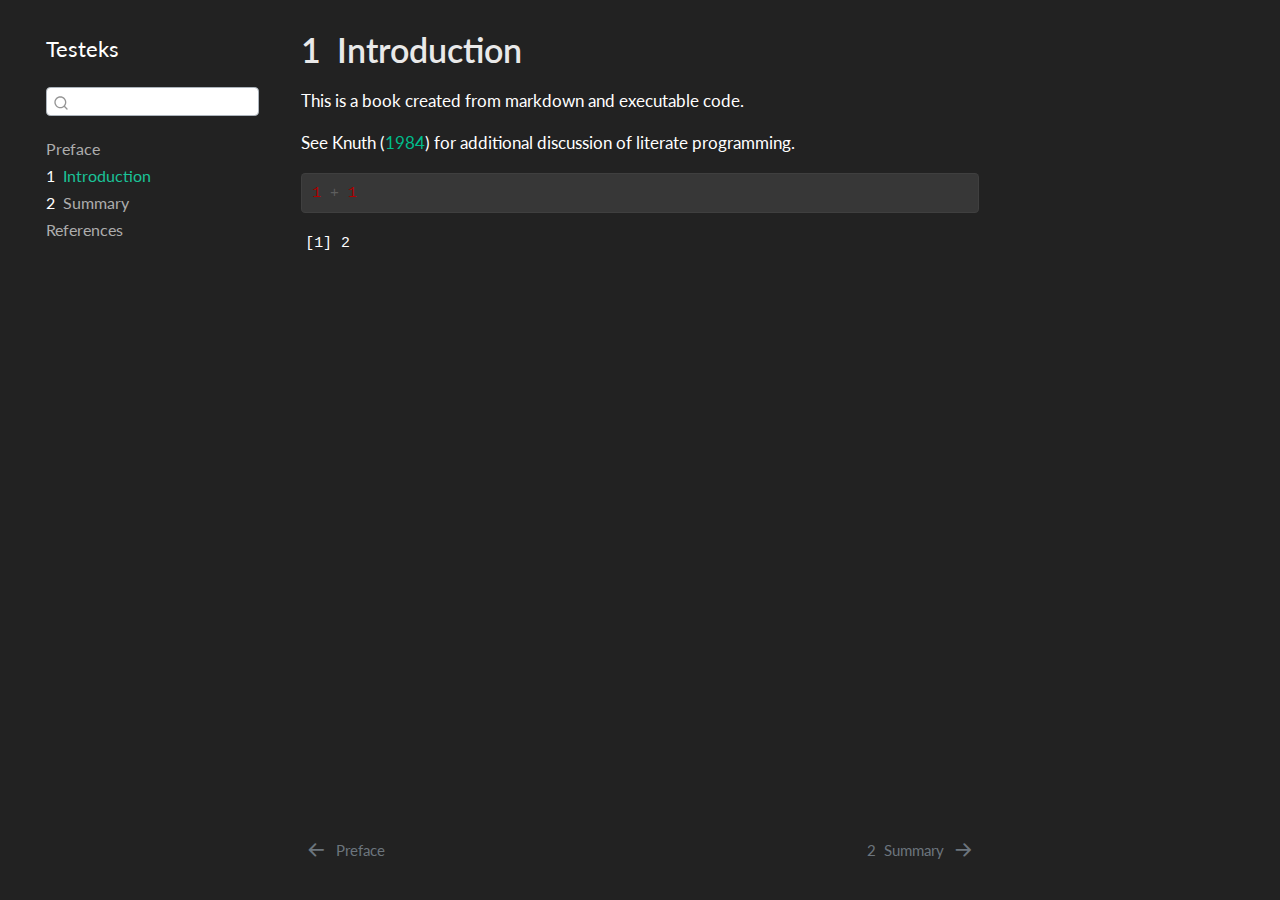
<file: _book/intro.html>
<!DOCTYPE html>
<html xmlns="http://www.w3.org/1999/xhtml" lang="en" xml:lang="en"><head>

<meta charset="utf-8">
<meta name="generator" content="quarto-1.3.450">

<meta name="viewport" content="width=device-width, initial-scale=1.0, user-scalable=yes">


<title>Testeks - 1&nbsp; Introduction</title>
<style>
code{white-space: pre-wrap;}
span.smallcaps{font-variant: small-caps;}
div.columns{display: flex; gap: min(4vw, 1.5em);}
div.column{flex: auto; overflow-x: auto;}
div.hanging-indent{margin-left: 1.5em; text-indent: -1.5em;}
ul.task-list{list-style: none;}
ul.task-list li input[type="checkbox"] {
  width: 0.8em;
  margin: 0 0.8em 0.2em -1em; /* quarto-specific, see https://github.com/quarto-dev/quarto-cli/issues/4556 */ 
  vertical-align: middle;
}
/* CSS for syntax highlighting */
pre > code.sourceCode { white-space: pre; position: relative; }
pre > code.sourceCode > span { display: inline-block; line-height: 1.25; }
pre > code.sourceCode > span:empty { height: 1.2em; }
.sourceCode { overflow: visible; }
code.sourceCode > span { color: inherit; text-decoration: inherit; }
div.sourceCode { margin: 1em 0; }
pre.sourceCode { margin: 0; }
@media screen {
div.sourceCode { overflow: auto; }
}
@media print {
pre > code.sourceCode { white-space: pre-wrap; }
pre > code.sourceCode > span { text-indent: -5em; padding-left: 5em; }
}
pre.numberSource code
  { counter-reset: source-line 0; }
pre.numberSource code > span
  { position: relative; left: -4em; counter-increment: source-line; }
pre.numberSource code > span > a:first-child::before
  { content: counter(source-line);
    position: relative; left: -1em; text-align: right; vertical-align: baseline;
    border: none; display: inline-block;
    -webkit-touch-callout: none; -webkit-user-select: none;
    -khtml-user-select: none; -moz-user-select: none;
    -ms-user-select: none; user-select: none;
    padding: 0 4px; width: 4em;
  }
pre.numberSource { margin-left: 3em;  padding-left: 4px; }
div.sourceCode
  {   }
@media screen {
pre > code.sourceCode > span > a:first-child::before { text-decoration: underline; }
}
/* CSS for citations */
div.csl-bib-body { }
div.csl-entry {
  clear: both;
}
.hanging-indent div.csl-entry {
  margin-left:2em;
  text-indent:-2em;
}
div.csl-left-margin {
  min-width:2em;
  float:left;
}
div.csl-right-inline {
  margin-left:2em;
  padding-left:1em;
}
div.csl-indent {
  margin-left: 2em;
}</style>


<script src="site_libs/quarto-nav/quarto-nav.js"></script>
<script src="site_libs/quarto-nav/headroom.min.js"></script>
<script src="site_libs/clipboard/clipboard.min.js"></script>
<script src="site_libs/quarto-search/autocomplete.umd.js"></script>
<script src="site_libs/quarto-search/fuse.min.js"></script>
<script src="site_libs/quarto-search/quarto-search.js"></script>
<meta name="quarto:offset" content="./">
<link href="./summary.html" rel="next">
<link href="./index.html" rel="prev">
<script src="site_libs/quarto-html/quarto.js"></script>
<script src="site_libs/quarto-html/popper.min.js"></script>
<script src="site_libs/quarto-html/tippy.umd.min.js"></script>
<script src="site_libs/quarto-html/anchor.min.js"></script>
<link href="site_libs/quarto-html/tippy.css" rel="stylesheet">
<link href="site_libs/quarto-html/quarto-syntax-highlighting.css" rel="stylesheet" id="quarto-text-highlighting-styles">
<script src="site_libs/bootstrap/bootstrap.min.js"></script>
<link href="site_libs/bootstrap/bootstrap-icons.css" rel="stylesheet">
<link href="site_libs/bootstrap/bootstrap.min.css" rel="stylesheet" id="quarto-bootstrap" data-mode="light">
<script id="quarto-search-options" type="application/json">{
  "location": "sidebar",
  "copy-button": false,
  "collapse-after": 3,
  "panel-placement": "start",
  "type": "textbox",
  "limit": 20,
  "language": {
    "search-no-results-text": "No results",
    "search-matching-documents-text": "matching documents",
    "search-copy-link-title": "Copy link to search",
    "search-hide-matches-text": "Hide additional matches",
    "search-more-match-text": "more match in this document",
    "search-more-matches-text": "more matches in this document",
    "search-clear-button-title": "Clear",
    "search-detached-cancel-button-title": "Cancel",
    "search-submit-button-title": "Submit",
    "search-label": "Search"
  }
}</script>


</head>

<body class="nav-sidebar floating">

<div id="quarto-search-results"></div>
  <header id="quarto-header" class="headroom fixed-top">
  <nav class="quarto-secondary-nav">
    <div class="container-fluid d-flex">
      <button type="button" class="quarto-btn-toggle btn" data-bs-toggle="collapse" data-bs-target="#quarto-sidebar,#quarto-sidebar-glass" aria-controls="quarto-sidebar" aria-expanded="false" aria-label="Toggle sidebar navigation" onclick="if (window.quartoToggleHeadroom) { window.quartoToggleHeadroom(); }">
        <i class="bi bi-layout-text-sidebar-reverse"></i>
      </button>
      <nav class="quarto-page-breadcrumbs" aria-label="breadcrumb"><ol class="breadcrumb"><li class="breadcrumb-item"><a href="./intro.html"><span class="chapter-number">1</span>&nbsp; <span class="chapter-title">Introduction</span></a></li></ol></nav>
      <a class="flex-grow-1" role="button" data-bs-toggle="collapse" data-bs-target="#quarto-sidebar,#quarto-sidebar-glass" aria-controls="quarto-sidebar" aria-expanded="false" aria-label="Toggle sidebar navigation" onclick="if (window.quartoToggleHeadroom) { window.quartoToggleHeadroom(); }">      
      </a>
      <button type="button" class="btn quarto-search-button" aria-label="" onclick="window.quartoOpenSearch();">
        <i class="bi bi-search"></i>
      </button>
    </div>
  </nav>
</header>
<!-- content -->
<div id="quarto-content" class="quarto-container page-columns page-rows-contents page-layout-article">
<!-- sidebar -->
  <nav id="quarto-sidebar" class="sidebar collapse collapse-horizontal sidebar-navigation floating overflow-auto">
    <div class="pt-lg-2 mt-2 text-left sidebar-header">
    <div class="sidebar-title mb-0 py-0">
      <a href="./">Testeks</a> 
    </div>
      </div>
        <div class="mt-2 flex-shrink-0 align-items-center">
        <div class="sidebar-search">
        <div id="quarto-search" class="" title="Search"></div>
        </div>
        </div>
    <div class="sidebar-menu-container"> 
    <ul class="list-unstyled mt-1">
        <li class="sidebar-item">
  <div class="sidebar-item-container"> 
  <a href="./index.html" class="sidebar-item-text sidebar-link">
 <span class="menu-text">Preface</span></a>
  </div>
</li>
        <li class="sidebar-item">
  <div class="sidebar-item-container"> 
  <a href="./intro.html" class="sidebar-item-text sidebar-link active">
 <span class="menu-text"><span class="chapter-number">1</span>&nbsp; <span class="chapter-title">Introduction</span></span></a>
  </div>
</li>
        <li class="sidebar-item">
  <div class="sidebar-item-container"> 
  <a href="./summary.html" class="sidebar-item-text sidebar-link">
 <span class="menu-text"><span class="chapter-number">2</span>&nbsp; <span class="chapter-title">Summary</span></span></a>
  </div>
</li>
        <li class="sidebar-item">
  <div class="sidebar-item-container"> 
  <a href="./references.html" class="sidebar-item-text sidebar-link">
 <span class="menu-text">References</span></a>
  </div>
</li>
    </ul>
    </div>
</nav>
<div id="quarto-sidebar-glass" data-bs-toggle="collapse" data-bs-target="#quarto-sidebar,#quarto-sidebar-glass"></div>
<!-- margin-sidebar -->
    <div id="quarto-margin-sidebar" class="sidebar margin-sidebar">
        
    </div>
<!-- main -->
<main class="content" id="quarto-document-content">

<header id="title-block-header" class="quarto-title-block default">
<div class="quarto-title">
<h1 class="title"><span class="chapter-number">1</span>&nbsp; <span class="chapter-title">Introduction</span></h1>
</div>



<div class="quarto-title-meta">

    
  
    
  </div>
  

</header>

<p>This is a book created from markdown and executable code.</p>
<p>See <span class="citation" data-cites="knuth84">Knuth (<a href="references.html#ref-knuth84" role="doc-biblioref">1984</a>)</span> for additional discussion of literate programming.</p>
<div class="cell">
<div class="sourceCode cell-code" id="cb1"><pre class="sourceCode r code-with-copy"><code class="sourceCode r"><span id="cb1-1"><a href="#cb1-1" aria-hidden="true" tabindex="-1"></a><span class="dv">1</span> <span class="sc">+</span> <span class="dv">1</span></span></code><button title="Copy to Clipboard" class="code-copy-button"><i class="bi"></i></button></pre></div>
<div class="cell-output cell-output-stdout">
<pre><code>[1] 2</code></pre>
</div>
</div>


<div id="refs" class="references csl-bib-body hanging-indent" role="list" style="display: none">
<div id="ref-knuth84" class="csl-entry" role="listitem">
Knuth, Donald E. 1984. <span>“Literate Programming.”</span> <em>Comput. J.</em> 27 (2): 97–111. <a href="https://doi.org/10.1093/comjnl/27.2.97">https://doi.org/10.1093/comjnl/27.2.97</a>.
</div>
</div>

</main> <!-- /main -->
<script id="quarto-html-after-body" type="application/javascript">
window.document.addEventListener("DOMContentLoaded", function (event) {
  const toggleBodyColorMode = (bsSheetEl) => {
    const mode = bsSheetEl.getAttribute("data-mode");
    const bodyEl = window.document.querySelector("body");
    if (mode === "dark") {
      bodyEl.classList.add("quarto-dark");
      bodyEl.classList.remove("quarto-light");
    } else {
      bodyEl.classList.add("quarto-light");
      bodyEl.classList.remove("quarto-dark");
    }
  }
  const toggleBodyColorPrimary = () => {
    const bsSheetEl = window.document.querySelector("link#quarto-bootstrap");
    if (bsSheetEl) {
      toggleBodyColorMode(bsSheetEl);
    }
  }
  toggleBodyColorPrimary();  
  const icon = "";
  const anchorJS = new window.AnchorJS();
  anchorJS.options = {
    placement: 'right',
    icon: icon
  };
  anchorJS.add('.anchored');
  const isCodeAnnotation = (el) => {
    for (const clz of el.classList) {
      if (clz.startsWith('code-annotation-')) {                     
        return true;
      }
    }
    return false;
  }
  const clipboard = new window.ClipboardJS('.code-copy-button', {
    text: function(trigger) {
      const codeEl = trigger.previousElementSibling.cloneNode(true);
      for (const childEl of codeEl.children) {
        if (isCodeAnnotation(childEl)) {
          childEl.remove();
        }
      }
      return codeEl.innerText;
    }
  });
  clipboard.on('success', function(e) {
    // button target
    const button = e.trigger;
    // don't keep focus
    button.blur();
    // flash "checked"
    button.classList.add('code-copy-button-checked');
    var currentTitle = button.getAttribute("title");
    button.setAttribute("title", "Copied!");
    let tooltip;
    if (window.bootstrap) {
      button.setAttribute("data-bs-toggle", "tooltip");
      button.setAttribute("data-bs-placement", "left");
      button.setAttribute("data-bs-title", "Copied!");
      tooltip = new bootstrap.Tooltip(button, 
        { trigger: "manual", 
          customClass: "code-copy-button-tooltip",
          offset: [0, -8]});
      tooltip.show();    
    }
    setTimeout(function() {
      if (tooltip) {
        tooltip.hide();
        button.removeAttribute("data-bs-title");
        button.removeAttribute("data-bs-toggle");
        button.removeAttribute("data-bs-placement");
      }
      button.setAttribute("title", currentTitle);
      button.classList.remove('code-copy-button-checked');
    }, 1000);
    // clear code selection
    e.clearSelection();
  });
  function tippyHover(el, contentFn) {
    const config = {
      allowHTML: true,
      content: contentFn,
      maxWidth: 500,
      delay: 100,
      arrow: false,
      appendTo: function(el) {
          return el.parentElement;
      },
      interactive: true,
      interactiveBorder: 10,
      theme: 'quarto',
      placement: 'bottom-start'
    };
    window.tippy(el, config); 
  }
  const noterefs = window.document.querySelectorAll('a[role="doc-noteref"]');
  for (var i=0; i<noterefs.length; i++) {
    const ref = noterefs[i];
    tippyHover(ref, function() {
      // use id or data attribute instead here
      let href = ref.getAttribute('data-footnote-href') || ref.getAttribute('href');
      try { href = new URL(href).hash; } catch {}
      const id = href.replace(/^#\/?/, "");
      const note = window.document.getElementById(id);
      return note.innerHTML;
    });
  }
      let selectedAnnoteEl;
      const selectorForAnnotation = ( cell, annotation) => {
        let cellAttr = 'data-code-cell="' + cell + '"';
        let lineAttr = 'data-code-annotation="' +  annotation + '"';
        const selector = 'span[' + cellAttr + '][' + lineAttr + ']';
        return selector;
      }
      const selectCodeLines = (annoteEl) => {
        const doc = window.document;
        const targetCell = annoteEl.getAttribute("data-target-cell");
        const targetAnnotation = annoteEl.getAttribute("data-target-annotation");
        const annoteSpan = window.document.querySelector(selectorForAnnotation(targetCell, targetAnnotation));
        const lines = annoteSpan.getAttribute("data-code-lines").split(",");
        const lineIds = lines.map((line) => {
          return targetCell + "-" + line;
        })
        let top = null;
        let height = null;
        let parent = null;
        if (lineIds.length > 0) {
            //compute the position of the single el (top and bottom and make a div)
            const el = window.document.getElementById(lineIds[0]);
            top = el.offsetTop;
            height = el.offsetHeight;
            parent = el.parentElement.parentElement;
          if (lineIds.length > 1) {
            const lastEl = window.document.getElementById(lineIds[lineIds.length - 1]);
            const bottom = lastEl.offsetTop + lastEl.offsetHeight;
            height = bottom - top;
          }
          if (top !== null && height !== null && parent !== null) {
            // cook up a div (if necessary) and position it 
            let div = window.document.getElementById("code-annotation-line-highlight");
            if (div === null) {
              div = window.document.createElement("div");
              div.setAttribute("id", "code-annotation-line-highlight");
              div.style.position = 'absolute';
              parent.appendChild(div);
            }
            div.style.top = top - 2 + "px";
            div.style.height = height + 4 + "px";
            let gutterDiv = window.document.getElementById("code-annotation-line-highlight-gutter");
            if (gutterDiv === null) {
              gutterDiv = window.document.createElement("div");
              gutterDiv.setAttribute("id", "code-annotation-line-highlight-gutter");
              gutterDiv.style.position = 'absolute';
              const codeCell = window.document.getElementById(targetCell);
              const gutter = codeCell.querySelector('.code-annotation-gutter');
              gutter.appendChild(gutterDiv);
            }
            gutterDiv.style.top = top - 2 + "px";
            gutterDiv.style.height = height + 4 + "px";
          }
          selectedAnnoteEl = annoteEl;
        }
      };
      const unselectCodeLines = () => {
        const elementsIds = ["code-annotation-line-highlight", "code-annotation-line-highlight-gutter"];
        elementsIds.forEach((elId) => {
          const div = window.document.getElementById(elId);
          if (div) {
            div.remove();
          }
        });
        selectedAnnoteEl = undefined;
      };
      // Attach click handler to the DT
      const annoteDls = window.document.querySelectorAll('dt[data-target-cell]');
      for (const annoteDlNode of annoteDls) {
        annoteDlNode.addEventListener('click', (event) => {
          const clickedEl = event.target;
          if (clickedEl !== selectedAnnoteEl) {
            unselectCodeLines();
            const activeEl = window.document.querySelector('dt[data-target-cell].code-annotation-active');
            if (activeEl) {
              activeEl.classList.remove('code-annotation-active');
            }
            selectCodeLines(clickedEl);
            clickedEl.classList.add('code-annotation-active');
          } else {
            // Unselect the line
            unselectCodeLines();
            clickedEl.classList.remove('code-annotation-active');
          }
        });
      }
  const findCites = (el) => {
    const parentEl = el.parentElement;
    if (parentEl) {
      const cites = parentEl.dataset.cites;
      if (cites) {
        return {
          el,
          cites: cites.split(' ')
        };
      } else {
        return findCites(el.parentElement)
      }
    } else {
      return undefined;
    }
  };
  var bibliorefs = window.document.querySelectorAll('a[role="doc-biblioref"]');
  for (var i=0; i<bibliorefs.length; i++) {
    const ref = bibliorefs[i];
    const citeInfo = findCites(ref);
    if (citeInfo) {
      tippyHover(citeInfo.el, function() {
        var popup = window.document.createElement('div');
        citeInfo.cites.forEach(function(cite) {
          var citeDiv = window.document.createElement('div');
          citeDiv.classList.add('hanging-indent');
          citeDiv.classList.add('csl-entry');
          var biblioDiv = window.document.getElementById('ref-' + cite);
          if (biblioDiv) {
            citeDiv.innerHTML = biblioDiv.innerHTML;
          }
          popup.appendChild(citeDiv);
        });
        return popup.innerHTML;
      });
    }
  }
});
</script>
<nav class="page-navigation">
  <div class="nav-page nav-page-previous">
      <a href="./index.html" class="pagination-link">
        <i class="bi bi-arrow-left-short"></i> <span class="nav-page-text">Preface</span>
      </a>          
  </div>
  <div class="nav-page nav-page-next">
      <a href="./summary.html" class="pagination-link">
        <span class="nav-page-text"><span class="chapter-number">2</span>&nbsp; <span class="chapter-title">Summary</span></span> <i class="bi bi-arrow-right-short"></i>
      </a>
  </div>
</nav>
</div> <!-- /content -->



</body></html>
</file>
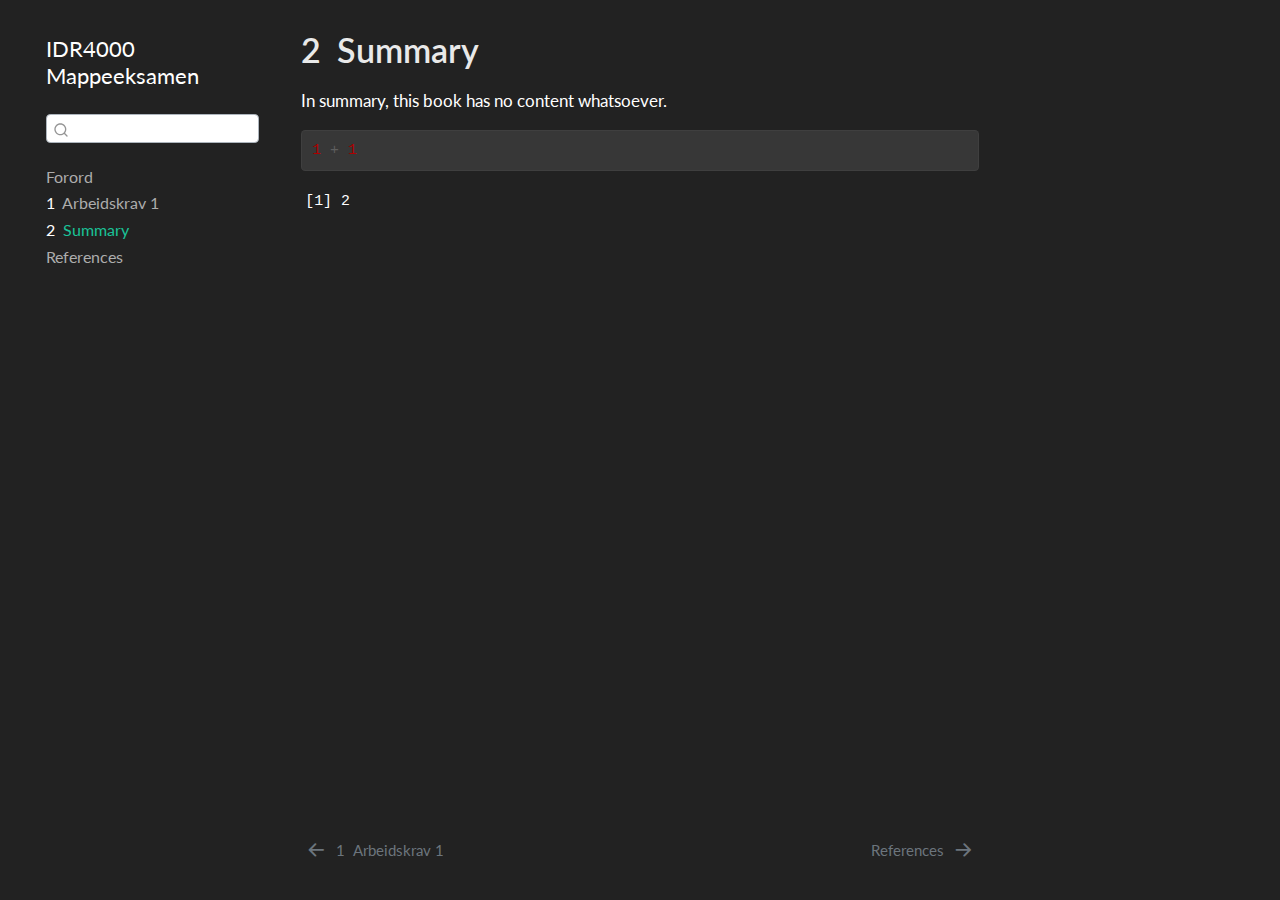
<file: _book/summary.html>
<!DOCTYPE html>
<html xmlns="http://www.w3.org/1999/xhtml" lang="en" xml:lang="en"><head>

<meta charset="utf-8">
<meta name="generator" content="quarto-1.3.450">

<meta name="viewport" content="width=device-width, initial-scale=1.0, user-scalable=yes">


<title>IDR4000 Mappeeksamen - 2&nbsp; Summary</title>
<style>
code{white-space: pre-wrap;}
span.smallcaps{font-variant: small-caps;}
div.columns{display: flex; gap: min(4vw, 1.5em);}
div.column{flex: auto; overflow-x: auto;}
div.hanging-indent{margin-left: 1.5em; text-indent: -1.5em;}
ul.task-list{list-style: none;}
ul.task-list li input[type="checkbox"] {
  width: 0.8em;
  margin: 0 0.8em 0.2em -1em; /* quarto-specific, see https://github.com/quarto-dev/quarto-cli/issues/4556 */ 
  vertical-align: middle;
}
/* CSS for syntax highlighting */
pre > code.sourceCode { white-space: pre; position: relative; }
pre > code.sourceCode > span { display: inline-block; line-height: 1.25; }
pre > code.sourceCode > span:empty { height: 1.2em; }
.sourceCode { overflow: visible; }
code.sourceCode > span { color: inherit; text-decoration: inherit; }
div.sourceCode { margin: 1em 0; }
pre.sourceCode { margin: 0; }
@media screen {
div.sourceCode { overflow: auto; }
}
@media print {
pre > code.sourceCode { white-space: pre-wrap; }
pre > code.sourceCode > span { text-indent: -5em; padding-left: 5em; }
}
pre.numberSource code
  { counter-reset: source-line 0; }
pre.numberSource code > span
  { position: relative; left: -4em; counter-increment: source-line; }
pre.numberSource code > span > a:first-child::before
  { content: counter(source-line);
    position: relative; left: -1em; text-align: right; vertical-align: baseline;
    border: none; display: inline-block;
    -webkit-touch-callout: none; -webkit-user-select: none;
    -khtml-user-select: none; -moz-user-select: none;
    -ms-user-select: none; user-select: none;
    padding: 0 4px; width: 4em;
  }
pre.numberSource { margin-left: 3em;  padding-left: 4px; }
div.sourceCode
  {   }
@media screen {
pre > code.sourceCode > span > a:first-child::before { text-decoration: underline; }
}
</style>


<script src="site_libs/quarto-nav/quarto-nav.js"></script>
<script src="site_libs/quarto-nav/headroom.min.js"></script>
<script src="site_libs/clipboard/clipboard.min.js"></script>
<script src="site_libs/quarto-search/autocomplete.umd.js"></script>
<script src="site_libs/quarto-search/fuse.min.js"></script>
<script src="site_libs/quarto-search/quarto-search.js"></script>
<meta name="quarto:offset" content="./">
<link href="./references.html" rel="next">
<link href="./Del_1.html" rel="prev">
<script src="site_libs/quarto-html/quarto.js"></script>
<script src="site_libs/quarto-html/popper.min.js"></script>
<script src="site_libs/quarto-html/tippy.umd.min.js"></script>
<script src="site_libs/quarto-html/anchor.min.js"></script>
<link href="site_libs/quarto-html/tippy.css" rel="stylesheet">
<link href="site_libs/quarto-html/quarto-syntax-highlighting.css" rel="stylesheet" id="quarto-text-highlighting-styles">
<script src="site_libs/bootstrap/bootstrap.min.js"></script>
<link href="site_libs/bootstrap/bootstrap-icons.css" rel="stylesheet">
<link href="site_libs/bootstrap/bootstrap.min.css" rel="stylesheet" id="quarto-bootstrap" data-mode="light">
<script id="quarto-search-options" type="application/json">{
  "location": "sidebar",
  "copy-button": false,
  "collapse-after": 3,
  "panel-placement": "start",
  "type": "textbox",
  "limit": 20,
  "language": {
    "search-no-results-text": "No results",
    "search-matching-documents-text": "matching documents",
    "search-copy-link-title": "Copy link to search",
    "search-hide-matches-text": "Hide additional matches",
    "search-more-match-text": "more match in this document",
    "search-more-matches-text": "more matches in this document",
    "search-clear-button-title": "Clear",
    "search-detached-cancel-button-title": "Cancel",
    "search-submit-button-title": "Submit",
    "search-label": "Search"
  }
}</script>


</head>

<body class="nav-sidebar floating">

<div id="quarto-search-results"></div>
  <header id="quarto-header" class="headroom fixed-top">
  <nav class="quarto-secondary-nav">
    <div class="container-fluid d-flex">
      <button type="button" class="quarto-btn-toggle btn" data-bs-toggle="collapse" data-bs-target="#quarto-sidebar,#quarto-sidebar-glass" aria-controls="quarto-sidebar" aria-expanded="false" aria-label="Toggle sidebar navigation" onclick="if (window.quartoToggleHeadroom) { window.quartoToggleHeadroom(); }">
        <i class="bi bi-layout-text-sidebar-reverse"></i>
      </button>
      <nav class="quarto-page-breadcrumbs" aria-label="breadcrumb"><ol class="breadcrumb"><li class="breadcrumb-item"><a href="./summary.html"><span class="chapter-number">2</span>&nbsp; <span class="chapter-title">Summary</span></a></li></ol></nav>
      <a class="flex-grow-1" role="button" data-bs-toggle="collapse" data-bs-target="#quarto-sidebar,#quarto-sidebar-glass" aria-controls="quarto-sidebar" aria-expanded="false" aria-label="Toggle sidebar navigation" onclick="if (window.quartoToggleHeadroom) { window.quartoToggleHeadroom(); }">      
      </a>
      <button type="button" class="btn quarto-search-button" aria-label="" onclick="window.quartoOpenSearch();">
        <i class="bi bi-search"></i>
      </button>
    </div>
  </nav>
</header>
<!-- content -->
<div id="quarto-content" class="quarto-container page-columns page-rows-contents page-layout-article">
<!-- sidebar -->
  <nav id="quarto-sidebar" class="sidebar collapse collapse-horizontal sidebar-navigation floating overflow-auto">
    <div class="pt-lg-2 mt-2 text-left sidebar-header">
    <div class="sidebar-title mb-0 py-0">
      <a href="./">IDR4000 Mappeeksamen</a> 
    </div>
      </div>
        <div class="mt-2 flex-shrink-0 align-items-center">
        <div class="sidebar-search">
        <div id="quarto-search" class="" title="Search"></div>
        </div>
        </div>
    <div class="sidebar-menu-container"> 
    <ul class="list-unstyled mt-1">
        <li class="sidebar-item">
  <div class="sidebar-item-container"> 
  <a href="./index.html" class="sidebar-item-text sidebar-link">
 <span class="menu-text">Forord</span></a>
  </div>
</li>
        <li class="sidebar-item">
  <div class="sidebar-item-container"> 
  <a href="./Del_1.html" class="sidebar-item-text sidebar-link">
 <span class="menu-text"><span class="chapter-number">1</span>&nbsp; <span class="chapter-title">Arbeidskrav 1</span></span></a>
  </div>
</li>
        <li class="sidebar-item">
  <div class="sidebar-item-container"> 
  <a href="./summary.html" class="sidebar-item-text sidebar-link active">
 <span class="menu-text"><span class="chapter-number">2</span>&nbsp; <span class="chapter-title">Summary</span></span></a>
  </div>
</li>
        <li class="sidebar-item">
  <div class="sidebar-item-container"> 
  <a href="./references.html" class="sidebar-item-text sidebar-link">
 <span class="menu-text">References</span></a>
  </div>
</li>
    </ul>
    </div>
</nav>
<div id="quarto-sidebar-glass" data-bs-toggle="collapse" data-bs-target="#quarto-sidebar,#quarto-sidebar-glass"></div>
<!-- margin-sidebar -->
    <div id="quarto-margin-sidebar" class="sidebar margin-sidebar">
        
    </div>
<!-- main -->
<main class="content" id="quarto-document-content">

<header id="title-block-header" class="quarto-title-block default">
<div class="quarto-title">
<h1 class="title"><span class="chapter-number">2</span>&nbsp; <span class="chapter-title">Summary</span></h1>
</div>



<div class="quarto-title-meta">

    
  
    
  </div>
  

</header>

<p>In summary, this book has no content whatsoever.</p>
<div class="cell">
<div class="sourceCode cell-code" id="cb1"><pre class="sourceCode r code-with-copy"><code class="sourceCode r"><span id="cb1-1"><a href="#cb1-1" aria-hidden="true" tabindex="-1"></a><span class="dv">1</span> <span class="sc">+</span> <span class="dv">1</span></span></code><button title="Copy to Clipboard" class="code-copy-button"><i class="bi"></i></button></pre></div>
<div class="cell-output cell-output-stdout">
<pre><code>[1] 2</code></pre>
</div>
</div>



</main> <!-- /main -->
<script id="quarto-html-after-body" type="application/javascript">
window.document.addEventListener("DOMContentLoaded", function (event) {
  const toggleBodyColorMode = (bsSheetEl) => {
    const mode = bsSheetEl.getAttribute("data-mode");
    const bodyEl = window.document.querySelector("body");
    if (mode === "dark") {
      bodyEl.classList.add("quarto-dark");
      bodyEl.classList.remove("quarto-light");
    } else {
      bodyEl.classList.add("quarto-light");
      bodyEl.classList.remove("quarto-dark");
    }
  }
  const toggleBodyColorPrimary = () => {
    const bsSheetEl = window.document.querySelector("link#quarto-bootstrap");
    if (bsSheetEl) {
      toggleBodyColorMode(bsSheetEl);
    }
  }
  toggleBodyColorPrimary();  
  const icon = "";
  const anchorJS = new window.AnchorJS();
  anchorJS.options = {
    placement: 'right',
    icon: icon
  };
  anchorJS.add('.anchored');
  const isCodeAnnotation = (el) => {
    for (const clz of el.classList) {
      if (clz.startsWith('code-annotation-')) {                     
        return true;
      }
    }
    return false;
  }
  const clipboard = new window.ClipboardJS('.code-copy-button', {
    text: function(trigger) {
      const codeEl = trigger.previousElementSibling.cloneNode(true);
      for (const childEl of codeEl.children) {
        if (isCodeAnnotation(childEl)) {
          childEl.remove();
        }
      }
      return codeEl.innerText;
    }
  });
  clipboard.on('success', function(e) {
    // button target
    const button = e.trigger;
    // don't keep focus
    button.blur();
    // flash "checked"
    button.classList.add('code-copy-button-checked');
    var currentTitle = button.getAttribute("title");
    button.setAttribute("title", "Copied!");
    let tooltip;
    if (window.bootstrap) {
      button.setAttribute("data-bs-toggle", "tooltip");
      button.setAttribute("data-bs-placement", "left");
      button.setAttribute("data-bs-title", "Copied!");
      tooltip = new bootstrap.Tooltip(button, 
        { trigger: "manual", 
          customClass: "code-copy-button-tooltip",
          offset: [0, -8]});
      tooltip.show();    
    }
    setTimeout(function() {
      if (tooltip) {
        tooltip.hide();
        button.removeAttribute("data-bs-title");
        button.removeAttribute("data-bs-toggle");
        button.removeAttribute("data-bs-placement");
      }
      button.setAttribute("title", currentTitle);
      button.classList.remove('code-copy-button-checked');
    }, 1000);
    // clear code selection
    e.clearSelection();
  });
  function tippyHover(el, contentFn) {
    const config = {
      allowHTML: true,
      content: contentFn,
      maxWidth: 500,
      delay: 100,
      arrow: false,
      appendTo: function(el) {
          return el.parentElement;
      },
      interactive: true,
      interactiveBorder: 10,
      theme: 'quarto',
      placement: 'bottom-start'
    };
    window.tippy(el, config); 
  }
  const noterefs = window.document.querySelectorAll('a[role="doc-noteref"]');
  for (var i=0; i<noterefs.length; i++) {
    const ref = noterefs[i];
    tippyHover(ref, function() {
      // use id or data attribute instead here
      let href = ref.getAttribute('data-footnote-href') || ref.getAttribute('href');
      try { href = new URL(href).hash; } catch {}
      const id = href.replace(/^#\/?/, "");
      const note = window.document.getElementById(id);
      return note.innerHTML;
    });
  }
      let selectedAnnoteEl;
      const selectorForAnnotation = ( cell, annotation) => {
        let cellAttr = 'data-code-cell="' + cell + '"';
        let lineAttr = 'data-code-annotation="' +  annotation + '"';
        const selector = 'span[' + cellAttr + '][' + lineAttr + ']';
        return selector;
      }
      const selectCodeLines = (annoteEl) => {
        const doc = window.document;
        const targetCell = annoteEl.getAttribute("data-target-cell");
        const targetAnnotation = annoteEl.getAttribute("data-target-annotation");
        const annoteSpan = window.document.querySelector(selectorForAnnotation(targetCell, targetAnnotation));
        const lines = annoteSpan.getAttribute("data-code-lines").split(",");
        const lineIds = lines.map((line) => {
          return targetCell + "-" + line;
        })
        let top = null;
        let height = null;
        let parent = null;
        if (lineIds.length > 0) {
            //compute the position of the single el (top and bottom and make a div)
            const el = window.document.getElementById(lineIds[0]);
            top = el.offsetTop;
            height = el.offsetHeight;
            parent = el.parentElement.parentElement;
          if (lineIds.length > 1) {
            const lastEl = window.document.getElementById(lineIds[lineIds.length - 1]);
            const bottom = lastEl.offsetTop + lastEl.offsetHeight;
            height = bottom - top;
          }
          if (top !== null && height !== null && parent !== null) {
            // cook up a div (if necessary) and position it 
            let div = window.document.getElementById("code-annotation-line-highlight");
            if (div === null) {
              div = window.document.createElement("div");
              div.setAttribute("id", "code-annotation-line-highlight");
              div.style.position = 'absolute';
              parent.appendChild(div);
            }
            div.style.top = top - 2 + "px";
            div.style.height = height + 4 + "px";
            let gutterDiv = window.document.getElementById("code-annotation-line-highlight-gutter");
            if (gutterDiv === null) {
              gutterDiv = window.document.createElement("div");
              gutterDiv.setAttribute("id", "code-annotation-line-highlight-gutter");
              gutterDiv.style.position = 'absolute';
              const codeCell = window.document.getElementById(targetCell);
              const gutter = codeCell.querySelector('.code-annotation-gutter');
              gutter.appendChild(gutterDiv);
            }
            gutterDiv.style.top = top - 2 + "px";
            gutterDiv.style.height = height + 4 + "px";
          }
          selectedAnnoteEl = annoteEl;
        }
      };
      const unselectCodeLines = () => {
        const elementsIds = ["code-annotation-line-highlight", "code-annotation-line-highlight-gutter"];
        elementsIds.forEach((elId) => {
          const div = window.document.getElementById(elId);
          if (div) {
            div.remove();
          }
        });
        selectedAnnoteEl = undefined;
      };
      // Attach click handler to the DT
      const annoteDls = window.document.querySelectorAll('dt[data-target-cell]');
      for (const annoteDlNode of annoteDls) {
        annoteDlNode.addEventListener('click', (event) => {
          const clickedEl = event.target;
          if (clickedEl !== selectedAnnoteEl) {
            unselectCodeLines();
            const activeEl = window.document.querySelector('dt[data-target-cell].code-annotation-active');
            if (activeEl) {
              activeEl.classList.remove('code-annotation-active');
            }
            selectCodeLines(clickedEl);
            clickedEl.classList.add('code-annotation-active');
          } else {
            // Unselect the line
            unselectCodeLines();
            clickedEl.classList.remove('code-annotation-active');
          }
        });
      }
  const findCites = (el) => {
    const parentEl = el.parentElement;
    if (parentEl) {
      const cites = parentEl.dataset.cites;
      if (cites) {
        return {
          el,
          cites: cites.split(' ')
        };
      } else {
        return findCites(el.parentElement)
      }
    } else {
      return undefined;
    }
  };
  var bibliorefs = window.document.querySelectorAll('a[role="doc-biblioref"]');
  for (var i=0; i<bibliorefs.length; i++) {
    const ref = bibliorefs[i];
    const citeInfo = findCites(ref);
    if (citeInfo) {
      tippyHover(citeInfo.el, function() {
        var popup = window.document.createElement('div');
        citeInfo.cites.forEach(function(cite) {
          var citeDiv = window.document.createElement('div');
          citeDiv.classList.add('hanging-indent');
          citeDiv.classList.add('csl-entry');
          var biblioDiv = window.document.getElementById('ref-' + cite);
          if (biblioDiv) {
            citeDiv.innerHTML = biblioDiv.innerHTML;
          }
          popup.appendChild(citeDiv);
        });
        return popup.innerHTML;
      });
    }
  }
});
</script>
<nav class="page-navigation">
  <div class="nav-page nav-page-previous">
      <a href="./Del_1.html" class="pagination-link">
        <i class="bi bi-arrow-left-short"></i> <span class="nav-page-text"><span class="chapter-number">1</span>&nbsp; <span class="chapter-title">Arbeidskrav 1</span></span>
      </a>          
  </div>
  <div class="nav-page nav-page-next">
      <a href="./references.html" class="pagination-link">
        <span class="nav-page-text">References</span> <i class="bi bi-arrow-right-short"></i>
      </a>
  </div>
</nav>
</div> <!-- /content -->



</body></html>
</file>
<file: _book/site_libs/quarto-html/tippy.css>
.tippy-box[data-animation=fade][data-state=hidden]{opacity:0}[data-tippy-root]{max-width:calc(100vw - 10px)}.tippy-box{position:relative;background-color:#333;color:#fff;border-radius:4px;font-size:14px;line-height:1.4;white-space:normal;outline:0;transition-property:transform,visibility,opacity}.tippy-box[data-placement^=top]>.tippy-arrow{bottom:0}.tippy-box[data-placement^=top]>.tippy-arrow:before{bottom:-7px;left:0;border-width:8px 8px 0;border-top-color:initial;transform-origin:center top}.tippy-box[data-placement^=bottom]>.tippy-arrow{top:0}.tippy-box[data-placement^=bottom]>.tippy-arrow:before{top:-7px;left:0;border-width:0 8px 8px;border-bottom-color:initial;transform-origin:center bottom}.tippy-box[data-placement^=left]>.tippy-arrow{right:0}.tippy-box[data-placement^=left]>.tippy-arrow:before{border-width:8px 0 8px 8px;border-left-color:initial;right:-7px;transform-origin:center left}.tippy-box[data-placement^=right]>.tippy-arrow{left:0}.tippy-box[data-placement^=right]>.tippy-arrow:before{left:-7px;border-width:8px 8px 8px 0;border-right-color:initial;transform-origin:center right}.tippy-box[data-inertia][data-state=visible]{transition-timing-function:cubic-bezier(.54,1.5,.38,1.11)}.tippy-arrow{width:16px;height:16px;color:#333}.tippy-arrow:before{content:"";position:absolute;border-color:transparent;border-style:solid}.tippy-content{position:relative;padding:5px 9px;z-index:1}
</file>
<file: _book/site_libs/quarto-html/quarto-syntax-highlighting-dark.css>
/* quarto syntax highlight colors */
:root {
  --quarto-hl-al-color: #f07178;
  --quarto-hl-an-color: #d4d0ab;
  --quarto-hl-at-color: #00e0e0;
  --quarto-hl-bn-color: #d4d0ab;
  --quarto-hl-bu-color: #abe338;
  --quarto-hl-ch-color: #abe338;
  --quarto-hl-co-color: #f8f8f2;
  --quarto-hl-cv-color: #ffd700;
  --quarto-hl-cn-color: #ffd700;
  --quarto-hl-cf-color: #ffa07a;
  --quarto-hl-dt-color: #ffa07a;
  --quarto-hl-dv-color: #d4d0ab;
  --quarto-hl-do-color: #f8f8f2;
  --quarto-hl-er-color: #f07178;
  --quarto-hl-ex-color: #00e0e0;
  --quarto-hl-fl-color: #d4d0ab;
  --quarto-hl-fu-color: #ffa07a;
  --quarto-hl-im-color: #abe338;
  --quarto-hl-in-color: #d4d0ab;
  --quarto-hl-kw-color: #ffa07a;
  --quarto-hl-op-color: #ffa07a;
  --quarto-hl-ot-color: #00e0e0;
  --quarto-hl-pp-color: #dcc6e0;
  --quarto-hl-re-color: #00e0e0;
  --quarto-hl-sc-color: #abe338;
  --quarto-hl-ss-color: #abe338;
  --quarto-hl-st-color: #abe338;
  --quarto-hl-va-color: #00e0e0;
  --quarto-hl-vs-color: #abe338;
  --quarto-hl-wa-color: #dcc6e0;
}

/* other quarto variables */
:root {
  --quarto-font-monospace: SFMono-Regular, Menlo, Monaco, Consolas, "Liberation Mono", "Courier New", monospace;
}

code span.al {
  background-color: #2a0f15;
  font-weight: bold;
  color: #f07178;
}

code span.an {
  color: #d4d0ab;
}

code span.at {
  color: #00e0e0;
}

code span.bn {
  color: #d4d0ab;
}

code span.bu {
  color: #abe338;
}

code span.ch {
  color: #abe338;
}

code span.co {
  font-style: italic;
  color: #f8f8f2;
}

code span.cv {
  color: #ffd700;
}

code span.cn {
  color: #ffd700;
}

code span.cf {
  font-weight: bold;
  color: #ffa07a;
}

code span.dt {
  color: #ffa07a;
}

code span.dv {
  color: #d4d0ab;
}

code span.do {
  color: #f8f8f2;
}

code span.er {
  color: #f07178;
  text-decoration: underline;
}

code span.ex {
  font-weight: bold;
  color: #00e0e0;
}

code span.fl {
  color: #d4d0ab;
}

code span.fu {
  color: #ffa07a;
}

code span.im {
  color: #abe338;
}

code span.in {
  color: #d4d0ab;
}

code span.kw {
  font-weight: bold;
  color: #ffa07a;
}

pre > code.sourceCode > span {
  color: #f8f8f2;
}

code span {
  color: #f8f8f2;
}

code.sourceCode > span {
  color: #f8f8f2;
}

div.sourceCode,
div.sourceCode pre.sourceCode {
  color: #f8f8f2;
}

code span.op {
  color: #ffa07a;
}

code span.ot {
  color: #00e0e0;
}

code span.pp {
  color: #dcc6e0;
}

code span.re {
  background-color: #f8f8f2;
  color: #00e0e0;
}

code span.sc {
  color: #abe338;
}

code span.ss {
  color: #abe338;
}

code span.st {
  color: #abe338;
}

code span.va {
  color: #00e0e0;
}

code span.vs {
  color: #abe338;
}

code span.wa {
  color: #dcc6e0;
}

.prevent-inlining {
  content: "</";
}

/*# sourceMappingURL=935a306eefa94366c21e1a970dddb765.css.map */
</file>
<file: Del 4_Studiedesign_files/libs/quarto-html/tippy.css>
.tippy-box[data-animation=fade][data-state=hidden]{opacity:0}[data-tippy-root]{max-width:calc(100vw - 10px)}.tippy-box{position:relative;background-color:#333;color:#fff;border-radius:4px;font-size:14px;line-height:1.4;white-space:normal;outline:0;transition-property:transform,visibility,opacity}.tippy-box[data-placement^=top]>.tippy-arrow{bottom:0}.tippy-box[data-placement^=top]>.tippy-arrow:before{bottom:-7px;left:0;border-width:8px 8px 0;border-top-color:initial;transform-origin:center top}.tippy-box[data-placement^=bottom]>.tippy-arrow{top:0}.tippy-box[data-placement^=bottom]>.tippy-arrow:before{top:-7px;left:0;border-width:0 8px 8px;border-bottom-color:initial;transform-origin:center bottom}.tippy-box[data-placement^=left]>.tippy-arrow{right:0}.tippy-box[data-placement^=left]>.tippy-arrow:before{border-width:8px 0 8px 8px;border-left-color:initial;right:-7px;transform-origin:center left}.tippy-box[data-placement^=right]>.tippy-arrow{left:0}.tippy-box[data-placement^=right]>.tippy-arrow:before{left:-7px;border-width:8px 8px 8px 0;border-right-color:initial;transform-origin:center right}.tippy-box[data-inertia][data-state=visible]{transition-timing-function:cubic-bezier(.54,1.5,.38,1.11)}.tippy-arrow{width:16px;height:16px;color:#333}.tippy-arrow:before{content:"";position:absolute;border-color:transparent;border-style:solid}.tippy-content{position:relative;padding:5px 9px;z-index:1}
</file>
<file: Del 4_Studiedesign_files/libs/quarto-html/quarto-syntax-highlighting.css>
/* quarto syntax highlight colors */
:root {
  --quarto-hl-ot-color: #003B4F;
  --quarto-hl-at-color: #657422;
  --quarto-hl-ss-color: #20794D;
  --quarto-hl-an-color: #5E5E5E;
  --quarto-hl-fu-color: #4758AB;
  --quarto-hl-st-color: #20794D;
  --quarto-hl-cf-color: #003B4F;
  --quarto-hl-op-color: #5E5E5E;
  --quarto-hl-er-color: #AD0000;
  --quarto-hl-bn-color: #AD0000;
  --quarto-hl-al-color: #AD0000;
  --quarto-hl-va-color: #111111;
  --quarto-hl-bu-color: inherit;
  --quarto-hl-ex-color: inherit;
  --quarto-hl-pp-color: #AD0000;
  --quarto-hl-in-color: #5E5E5E;
  --quarto-hl-vs-color: #20794D;
  --quarto-hl-wa-color: #5E5E5E;
  --quarto-hl-do-color: #5E5E5E;
  --quarto-hl-im-color: #00769E;
  --quarto-hl-ch-color: #20794D;
  --quarto-hl-dt-color: #AD0000;
  --quarto-hl-fl-color: #AD0000;
  --quarto-hl-co-color: #5E5E5E;
  --quarto-hl-cv-color: #5E5E5E;
  --quarto-hl-cn-color: #8f5902;
  --quarto-hl-sc-color: #5E5E5E;
  --quarto-hl-dv-color: #AD0000;
  --quarto-hl-kw-color: #003B4F;
}

/* other quarto variables */
:root {
  --quarto-font-monospace: SFMono-Regular, Menlo, Monaco, Consolas, "Liberation Mono", "Courier New", monospace;
}

pre > code.sourceCode > span {
  color: #003B4F;
}

code span {
  color: #003B4F;
}

code.sourceCode > span {
  color: #003B4F;
}

div.sourceCode,
div.sourceCode pre.sourceCode {
  color: #003B4F;
}

code span.ot {
  color: #003B4F;
  font-style: inherit;
}

code span.at {
  color: #657422;
  font-style: inherit;
}

code span.ss {
  color: #20794D;
  font-style: inherit;
}

code span.an {
  color: #5E5E5E;
  font-style: inherit;
}

code span.fu {
  color: #4758AB;
  font-style: inherit;
}

code span.st {
  color: #20794D;
  font-style: inherit;
}

code span.cf {
  color: #003B4F;
  font-style: inherit;
}

code span.op {
  color: #5E5E5E;
  font-style: inherit;
}

code span.er {
  color: #AD0000;
  font-style: inherit;
}

code span.bn {
  color: #AD0000;
  font-style: inherit;
}

code span.al {
  color: #AD0000;
  font-style: inherit;
}

code span.va {
  color: #111111;
  font-style: inherit;
}

code span.bu {
  font-style: inherit;
}

code span.ex {
  font-style: inherit;
}

code span.pp {
  color: #AD0000;
  font-style: inherit;
}

code span.in {
  color: #5E5E5E;
  font-style: inherit;
}

code span.vs {
  color: #20794D;
  font-style: inherit;
}

code span.wa {
  color: #5E5E5E;
  font-style: italic;
}

code span.do {
  color: #5E5E5E;
  font-style: italic;
}

code span.im {
  color: #00769E;
  font-style: inherit;
}

code span.ch {
  color: #20794D;
  font-style: inherit;
}

code span.dt {
  color: #AD0000;
  font-style: inherit;
}

code span.fl {
  color: #AD0000;
  font-style: inherit;
}

code span.co {
  color: #5E5E5E;
  font-style: inherit;
}

code span.cv {
  color: #5E5E5E;
  font-style: italic;
}

code span.cn {
  color: #8f5902;
  font-style: inherit;
}

code span.sc {
  color: #5E5E5E;
  font-style: inherit;
}

code span.dv {
  color: #AD0000;
  font-style: inherit;
}

code span.kw {
  color: #003B4F;
  font-style: inherit;
}

.prevent-inlining {
  content: "</";
}

/*# sourceMappingURL=debc5d5d77c3f9108843748ff7464032.css.map */
</file>
<file: Del_1_files/libs/quarto-html/tippy.css>
.tippy-box[data-animation=fade][data-state=hidden]{opacity:0}[data-tippy-root]{max-width:calc(100vw - 10px)}.tippy-box{position:relative;background-color:#333;color:#fff;border-radius:4px;font-size:14px;line-height:1.4;white-space:normal;outline:0;transition-property:transform,visibility,opacity}.tippy-box[data-placement^=top]>.tippy-arrow{bottom:0}.tippy-box[data-placement^=top]>.tippy-arrow:before{bottom:-7px;left:0;border-width:8px 8px 0;border-top-color:initial;transform-origin:center top}.tippy-box[data-placement^=bottom]>.tippy-arrow{top:0}.tippy-box[data-placement^=bottom]>.tippy-arrow:before{top:-7px;left:0;border-width:0 8px 8px;border-bottom-color:initial;transform-origin:center bottom}.tippy-box[data-placement^=left]>.tippy-arrow{right:0}.tippy-box[data-placement^=left]>.tippy-arrow:before{border-width:8px 0 8px 8px;border-left-color:initial;right:-7px;transform-origin:center left}.tippy-box[data-placement^=right]>.tippy-arrow{left:0}.tippy-box[data-placement^=right]>.tippy-arrow:before{left:-7px;border-width:8px 8px 8px 0;border-right-color:initial;transform-origin:center right}.tippy-box[data-inertia][data-state=visible]{transition-timing-function:cubic-bezier(.54,1.5,.38,1.11)}.tippy-arrow{width:16px;height:16px;color:#333}.tippy-arrow:before{content:"";position:absolute;border-color:transparent;border-style:solid}.tippy-content{position:relative;padding:5px 9px;z-index:1}
</file>
<file: Del_1_files/libs/quarto-html/quarto-syntax-highlighting.css>
/* quarto syntax highlight colors */
:root {
  --quarto-hl-ot-color: #003B4F;
  --quarto-hl-at-color: #657422;
  --quarto-hl-ss-color: #20794D;
  --quarto-hl-an-color: #5E5E5E;
  --quarto-hl-fu-color: #4758AB;
  --quarto-hl-st-color: #20794D;
  --quarto-hl-cf-color: #003B4F;
  --quarto-hl-op-color: #5E5E5E;
  --quarto-hl-er-color: #AD0000;
  --quarto-hl-bn-color: #AD0000;
  --quarto-hl-al-color: #AD0000;
  --quarto-hl-va-color: #111111;
  --quarto-hl-bu-color: inherit;
  --quarto-hl-ex-color: inherit;
  --quarto-hl-pp-color: #AD0000;
  --quarto-hl-in-color: #5E5E5E;
  --quarto-hl-vs-color: #20794D;
  --quarto-hl-wa-color: #5E5E5E;
  --quarto-hl-do-color: #5E5E5E;
  --quarto-hl-im-color: #00769E;
  --quarto-hl-ch-color: #20794D;
  --quarto-hl-dt-color: #AD0000;
  --quarto-hl-fl-color: #AD0000;
  --quarto-hl-co-color: #5E5E5E;
  --quarto-hl-cv-color: #5E5E5E;
  --quarto-hl-cn-color: #8f5902;
  --quarto-hl-sc-color: #5E5E5E;
  --quarto-hl-dv-color: #AD0000;
  --quarto-hl-kw-color: #003B4F;
}

/* other quarto variables */
:root {
  --quarto-font-monospace: SFMono-Regular, Menlo, Monaco, Consolas, "Liberation Mono", "Courier New", monospace;
}

pre > code.sourceCode > span {
  color: #003B4F;
}

code span {
  color: #003B4F;
}

code.sourceCode > span {
  color: #003B4F;
}

div.sourceCode,
div.sourceCode pre.sourceCode {
  color: #003B4F;
}

code span.ot {
  color: #003B4F;
  font-style: inherit;
}

code span.at {
  color: #657422;
  font-style: inherit;
}

code span.ss {
  color: #20794D;
  font-style: inherit;
}

code span.an {
  color: #5E5E5E;
  font-style: inherit;
}

code span.fu {
  color: #4758AB;
  font-style: inherit;
}

code span.st {
  color: #20794D;
  font-style: inherit;
}

code span.cf {
  color: #003B4F;
  font-style: inherit;
}

code span.op {
  color: #5E5E5E;
  font-style: inherit;
}

code span.er {
  color: #AD0000;
  font-style: inherit;
}

code span.bn {
  color: #AD0000;
  font-style: inherit;
}

code span.al {
  color: #AD0000;
  font-style: inherit;
}

code span.va {
  color: #111111;
  font-style: inherit;
}

code span.bu {
  font-style: inherit;
}

code span.ex {
  font-style: inherit;
}

code span.pp {
  color: #AD0000;
  font-style: inherit;
}

code span.in {
  color: #5E5E5E;
  font-style: inherit;
}

code span.vs {
  color: #20794D;
  font-style: inherit;
}

code span.wa {
  color: #5E5E5E;
  font-style: italic;
}

code span.do {
  color: #5E5E5E;
  font-style: italic;
}

code span.im {
  color: #00769E;
  font-style: inherit;
}

code span.ch {
  color: #20794D;
  font-style: inherit;
}

code span.dt {
  color: #AD0000;
  font-style: inherit;
}

code span.fl {
  color: #AD0000;
  font-style: inherit;
}

code span.co {
  color: #5E5E5E;
  font-style: inherit;
}

code span.cv {
  color: #5E5E5E;
  font-style: italic;
}

code span.cn {
  color: #8f5902;
  font-style: inherit;
}

code span.sc {
  color: #5E5E5E;
  font-style: inherit;
}

code span.dv {
  color: #AD0000;
  font-style: inherit;
}

code span.kw {
  color: #003B4F;
  font-style: inherit;
}

.prevent-inlining {
  content: "</";
}

/*# sourceMappingURL=debc5d5d77c3f9108843748ff7464032.css.map */
</file>
<file: Del_3_files/libs/quarto-html/tippy.css>
.tippy-box[data-animation=fade][data-state=hidden]{opacity:0}[data-tippy-root]{max-width:calc(100vw - 10px)}.tippy-box{position:relative;background-color:#333;color:#fff;border-radius:4px;font-size:14px;line-height:1.4;white-space:normal;outline:0;transition-property:transform,visibility,opacity}.tippy-box[data-placement^=top]>.tippy-arrow{bottom:0}.tippy-box[data-placement^=top]>.tippy-arrow:before{bottom:-7px;left:0;border-width:8px 8px 0;border-top-color:initial;transform-origin:center top}.tippy-box[data-placement^=bottom]>.tippy-arrow{top:0}.tippy-box[data-placement^=bottom]>.tippy-arrow:before{top:-7px;left:0;border-width:0 8px 8px;border-bottom-color:initial;transform-origin:center bottom}.tippy-box[data-placement^=left]>.tippy-arrow{right:0}.tippy-box[data-placement^=left]>.tippy-arrow:before{border-width:8px 0 8px 8px;border-left-color:initial;right:-7px;transform-origin:center left}.tippy-box[data-placement^=right]>.tippy-arrow{left:0}.tippy-box[data-placement^=right]>.tippy-arrow:before{left:-7px;border-width:8px 8px 8px 0;border-right-color:initial;transform-origin:center right}.tippy-box[data-inertia][data-state=visible]{transition-timing-function:cubic-bezier(.54,1.5,.38,1.11)}.tippy-arrow{width:16px;height:16px;color:#333}.tippy-arrow:before{content:"";position:absolute;border-color:transparent;border-style:solid}.tippy-content{position:relative;padding:5px 9px;z-index:1}
</file>
<file: Del_3_files/libs/quarto-html/quarto-syntax-highlighting.css>
/* quarto syntax highlight colors */
:root {
  --quarto-hl-ot-color: #003B4F;
  --quarto-hl-at-color: #657422;
  --quarto-hl-ss-color: #20794D;
  --quarto-hl-an-color: #5E5E5E;
  --quarto-hl-fu-color: #4758AB;
  --quarto-hl-st-color: #20794D;
  --quarto-hl-cf-color: #003B4F;
  --quarto-hl-op-color: #5E5E5E;
  --quarto-hl-er-color: #AD0000;
  --quarto-hl-bn-color: #AD0000;
  --quarto-hl-al-color: #AD0000;
  --quarto-hl-va-color: #111111;
  --quarto-hl-bu-color: inherit;
  --quarto-hl-ex-color: inherit;
  --quarto-hl-pp-color: #AD0000;
  --quarto-hl-in-color: #5E5E5E;
  --quarto-hl-vs-color: #20794D;
  --quarto-hl-wa-color: #5E5E5E;
  --quarto-hl-do-color: #5E5E5E;
  --quarto-hl-im-color: #00769E;
  --quarto-hl-ch-color: #20794D;
  --quarto-hl-dt-color: #AD0000;
  --quarto-hl-fl-color: #AD0000;
  --quarto-hl-co-color: #5E5E5E;
  --quarto-hl-cv-color: #5E5E5E;
  --quarto-hl-cn-color: #8f5902;
  --quarto-hl-sc-color: #5E5E5E;
  --quarto-hl-dv-color: #AD0000;
  --quarto-hl-kw-color: #003B4F;
}

/* other quarto variables */
:root {
  --quarto-font-monospace: SFMono-Regular, Menlo, Monaco, Consolas, "Liberation Mono", "Courier New", monospace;
}

pre > code.sourceCode > span {
  color: #003B4F;
}

code span {
  color: #003B4F;
}

code.sourceCode > span {
  color: #003B4F;
}

div.sourceCode,
div.sourceCode pre.sourceCode {
  color: #003B4F;
}

code span.ot {
  color: #003B4F;
  font-style: inherit;
}

code span.at {
  color: #657422;
  font-style: inherit;
}

code span.ss {
  color: #20794D;
  font-style: inherit;
}

code span.an {
  color: #5E5E5E;
  font-style: inherit;
}

code span.fu {
  color: #4758AB;
  font-style: inherit;
}

code span.st {
  color: #20794D;
  font-style: inherit;
}

code span.cf {
  color: #003B4F;
  font-style: inherit;
}

code span.op {
  color: #5E5E5E;
  font-style: inherit;
}

code span.er {
  color: #AD0000;
  font-style: inherit;
}

code span.bn {
  color: #AD0000;
  font-style: inherit;
}

code span.al {
  color: #AD0000;
  font-style: inherit;
}

code span.va {
  color: #111111;
  font-style: inherit;
}

code span.bu {
  font-style: inherit;
}

code span.ex {
  font-style: inherit;
}

code span.pp {
  color: #AD0000;
  font-style: inherit;
}

code span.in {
  color: #5E5E5E;
  font-style: inherit;
}

code span.vs {
  color: #20794D;
  font-style: inherit;
}

code span.wa {
  color: #5E5E5E;
  font-style: italic;
}

code span.do {
  color: #5E5E5E;
  font-style: italic;
}

code span.im {
  color: #00769E;
  font-style: inherit;
}

code span.ch {
  color: #20794D;
  font-style: inherit;
}

code span.dt {
  color: #AD0000;
  font-style: inherit;
}

code span.fl {
  color: #AD0000;
  font-style: inherit;
}

code span.co {
  color: #5E5E5E;
  font-style: inherit;
}

code span.cv {
  color: #5E5E5E;
  font-style: italic;
}

code span.cn {
  color: #8f5902;
  font-style: inherit;
}

code span.sc {
  color: #5E5E5E;
  font-style: inherit;
}

code span.dv {
  color: #AD0000;
  font-style: inherit;
}

code span.kw {
  color: #003B4F;
  font-style: inherit;
}

.prevent-inlining {
  content: "</";
}

/*# sourceMappingURL=debc5d5d77c3f9108843748ff7464032.css.map */
</file>
<file: Del_3_Vitenskapsfilosofi_files/libs/quarto-html/tippy.css>
.tippy-box[data-animation=fade][data-state=hidden]{opacity:0}[data-tippy-root]{max-width:calc(100vw - 10px)}.tippy-box{position:relative;background-color:#333;color:#fff;border-radius:4px;font-size:14px;line-height:1.4;white-space:normal;outline:0;transition-property:transform,visibility,opacity}.tippy-box[data-placement^=top]>.tippy-arrow{bottom:0}.tippy-box[data-placement^=top]>.tippy-arrow:before{bottom:-7px;left:0;border-width:8px 8px 0;border-top-color:initial;transform-origin:center top}.tippy-box[data-placement^=bottom]>.tippy-arrow{top:0}.tippy-box[data-placement^=bottom]>.tippy-arrow:before{top:-7px;left:0;border-width:0 8px 8px;border-bottom-color:initial;transform-origin:center bottom}.tippy-box[data-placement^=left]>.tippy-arrow{right:0}.tippy-box[data-placement^=left]>.tippy-arrow:before{border-width:8px 0 8px 8px;border-left-color:initial;right:-7px;transform-origin:center left}.tippy-box[data-placement^=right]>.tippy-arrow{left:0}.tippy-box[data-placement^=right]>.tippy-arrow:before{left:-7px;border-width:8px 8px 8px 0;border-right-color:initial;transform-origin:center right}.tippy-box[data-inertia][data-state=visible]{transition-timing-function:cubic-bezier(.54,1.5,.38,1.11)}.tippy-arrow{width:16px;height:16px;color:#333}.tippy-arrow:before{content:"";position:absolute;border-color:transparent;border-style:solid}.tippy-content{position:relative;padding:5px 9px;z-index:1}
</file>
<file: Del_3_Vitenskapsfilosofi_files/libs/quarto-html/quarto-syntax-highlighting.css>
/* quarto syntax highlight colors */
:root {
  --quarto-hl-ot-color: #003B4F;
  --quarto-hl-at-color: #657422;
  --quarto-hl-ss-color: #20794D;
  --quarto-hl-an-color: #5E5E5E;
  --quarto-hl-fu-color: #4758AB;
  --quarto-hl-st-color: #20794D;
  --quarto-hl-cf-color: #003B4F;
  --quarto-hl-op-color: #5E5E5E;
  --quarto-hl-er-color: #AD0000;
  --quarto-hl-bn-color: #AD0000;
  --quarto-hl-al-color: #AD0000;
  --quarto-hl-va-color: #111111;
  --quarto-hl-bu-color: inherit;
  --quarto-hl-ex-color: inherit;
  --quarto-hl-pp-color: #AD0000;
  --quarto-hl-in-color: #5E5E5E;
  --quarto-hl-vs-color: #20794D;
  --quarto-hl-wa-color: #5E5E5E;
  --quarto-hl-do-color: #5E5E5E;
  --quarto-hl-im-color: #00769E;
  --quarto-hl-ch-color: #20794D;
  --quarto-hl-dt-color: #AD0000;
  --quarto-hl-fl-color: #AD0000;
  --quarto-hl-co-color: #5E5E5E;
  --quarto-hl-cv-color: #5E5E5E;
  --quarto-hl-cn-color: #8f5902;
  --quarto-hl-sc-color: #5E5E5E;
  --quarto-hl-dv-color: #AD0000;
  --quarto-hl-kw-color: #003B4F;
}

/* other quarto variables */
:root {
  --quarto-font-monospace: SFMono-Regular, Menlo, Monaco, Consolas, "Liberation Mono", "Courier New", monospace;
}

pre > code.sourceCode > span {
  color: #003B4F;
}

code span {
  color: #003B4F;
}

code.sourceCode > span {
  color: #003B4F;
}

div.sourceCode,
div.sourceCode pre.sourceCode {
  color: #003B4F;
}

code span.ot {
  color: #003B4F;
  font-style: inherit;
}

code span.at {
  color: #657422;
  font-style: inherit;
}

code span.ss {
  color: #20794D;
  font-style: inherit;
}

code span.an {
  color: #5E5E5E;
  font-style: inherit;
}

code span.fu {
  color: #4758AB;
  font-style: inherit;
}

code span.st {
  color: #20794D;
  font-style: inherit;
}

code span.cf {
  color: #003B4F;
  font-style: inherit;
}

code span.op {
  color: #5E5E5E;
  font-style: inherit;
}

code span.er {
  color: #AD0000;
  font-style: inherit;
}

code span.bn {
  color: #AD0000;
  font-style: inherit;
}

code span.al {
  color: #AD0000;
  font-style: inherit;
}

code span.va {
  color: #111111;
  font-style: inherit;
}

code span.bu {
  font-style: inherit;
}

code span.ex {
  font-style: inherit;
}

code span.pp {
  color: #AD0000;
  font-style: inherit;
}

code span.in {
  color: #5E5E5E;
  font-style: inherit;
}

code span.vs {
  color: #20794D;
  font-style: inherit;
}

code span.wa {
  color: #5E5E5E;
  font-style: italic;
}

code span.do {
  color: #5E5E5E;
  font-style: italic;
}

code span.im {
  color: #00769E;
  font-style: inherit;
}

code span.ch {
  color: #20794D;
  font-style: inherit;
}

code span.dt {
  color: #AD0000;
  font-style: inherit;
}

code span.fl {
  color: #AD0000;
  font-style: inherit;
}

code span.co {
  color: #5E5E5E;
  font-style: inherit;
}

code span.cv {
  color: #5E5E5E;
  font-style: italic;
}

code span.cn {
  color: #8f5902;
  font-style: inherit;
}

code span.sc {
  color: #5E5E5E;
  font-style: inherit;
}

code span.dv {
  color: #AD0000;
  font-style: inherit;
}

code span.kw {
  color: #003B4F;
  font-style: inherit;
}

.prevent-inlining {
  content: "</";
}

/*# sourceMappingURL=debc5d5d77c3f9108843748ff7464032.css.map */
</file>
<file: _book/site_libs/quarto-html/quarto-syntax-highlighting.css>
/* quarto syntax highlight colors */
:root {
  --quarto-hl-ot-color: #003B4F;
  --quarto-hl-at-color: #657422;
  --quarto-hl-ss-color: #20794D;
  --quarto-hl-an-color: #5E5E5E;
  --quarto-hl-fu-color: #4758AB;
  --quarto-hl-st-color: #20794D;
  --quarto-hl-cf-color: #003B4F;
  --quarto-hl-op-color: #5E5E5E;
  --quarto-hl-er-color: #AD0000;
  --quarto-hl-bn-color: #AD0000;
  --quarto-hl-al-color: #AD0000;
  --quarto-hl-va-color: #111111;
  --quarto-hl-bu-color: inherit;
  --quarto-hl-ex-color: inherit;
  --quarto-hl-pp-color: #AD0000;
  --quarto-hl-in-color: #5E5E5E;
  --quarto-hl-vs-color: #20794D;
  --quarto-hl-wa-color: #5E5E5E;
  --quarto-hl-do-color: #5E5E5E;
  --quarto-hl-im-color: #00769E;
  --quarto-hl-ch-color: #20794D;
  --quarto-hl-dt-color: #AD0000;
  --quarto-hl-fl-color: #AD0000;
  --quarto-hl-co-color: #5E5E5E;
  --quarto-hl-cv-color: #5E5E5E;
  --quarto-hl-cn-color: #8f5902;
  --quarto-hl-sc-color: #5E5E5E;
  --quarto-hl-dv-color: #AD0000;
  --quarto-hl-kw-color: #003B4F;
}

/* other quarto variables */
:root {
  --quarto-font-monospace: SFMono-Regular, Menlo, Monaco, Consolas, "Liberation Mono", "Courier New", monospace;
}

pre > code.sourceCode > span {
  color: #003B4F;
}

code span {
  color: #003B4F;
}

code.sourceCode > span {
  color: #003B4F;
}

div.sourceCode,
div.sourceCode pre.sourceCode {
  color: #003B4F;
}

code span.ot {
  color: #003B4F;
  font-style: inherit;
}

code span.at {
  color: #657422;
  font-style: inherit;
}

code span.ss {
  color: #20794D;
  font-style: inherit;
}

code span.an {
  color: #5E5E5E;
  font-style: inherit;
}

code span.fu {
  color: #4758AB;
  font-style: inherit;
}

code span.st {
  color: #20794D;
  font-style: inherit;
}

code span.cf {
  color: #003B4F;
  font-style: inherit;
}

code span.op {
  color: #5E5E5E;
  font-style: inherit;
}

code span.er {
  color: #AD0000;
  font-style: inherit;
}

code span.bn {
  color: #AD0000;
  font-style: inherit;
}

code span.al {
  color: #AD0000;
  font-style: inherit;
}

code span.va {
  color: #111111;
  font-style: inherit;
}

code span.bu {
  font-style: inherit;
}

code span.ex {
  font-style: inherit;
}

code span.pp {
  color: #AD0000;
  font-style: inherit;
}

code span.in {
  color: #5E5E5E;
  font-style: inherit;
}

code span.vs {
  color: #20794D;
  font-style: inherit;
}

code span.wa {
  color: #5E5E5E;
  font-style: italic;
}

code span.do {
  color: #5E5E5E;
  font-style: italic;
}

code span.im {
  color: #00769E;
  font-style: inherit;
}

code span.ch {
  color: #20794D;
  font-style: inherit;
}

code span.dt {
  color: #AD0000;
  font-style: inherit;
}

code span.fl {
  color: #AD0000;
  font-style: inherit;
}

code span.co {
  color: #5E5E5E;
  font-style: inherit;
}

code span.cv {
  color: #5E5E5E;
  font-style: italic;
}

code span.cn {
  color: #8f5902;
  font-style: inherit;
}

code span.sc {
  color: #5E5E5E;
  font-style: inherit;
}

code span.dv {
  color: #AD0000;
  font-style: inherit;
}

code span.kw {
  color: #003B4F;
  font-style: inherit;
}

.prevent-inlining {
  content: "</";
}

/*# sourceMappingURL=debc5d5d77c3f9108843748ff7464032.css.map */
</file>
